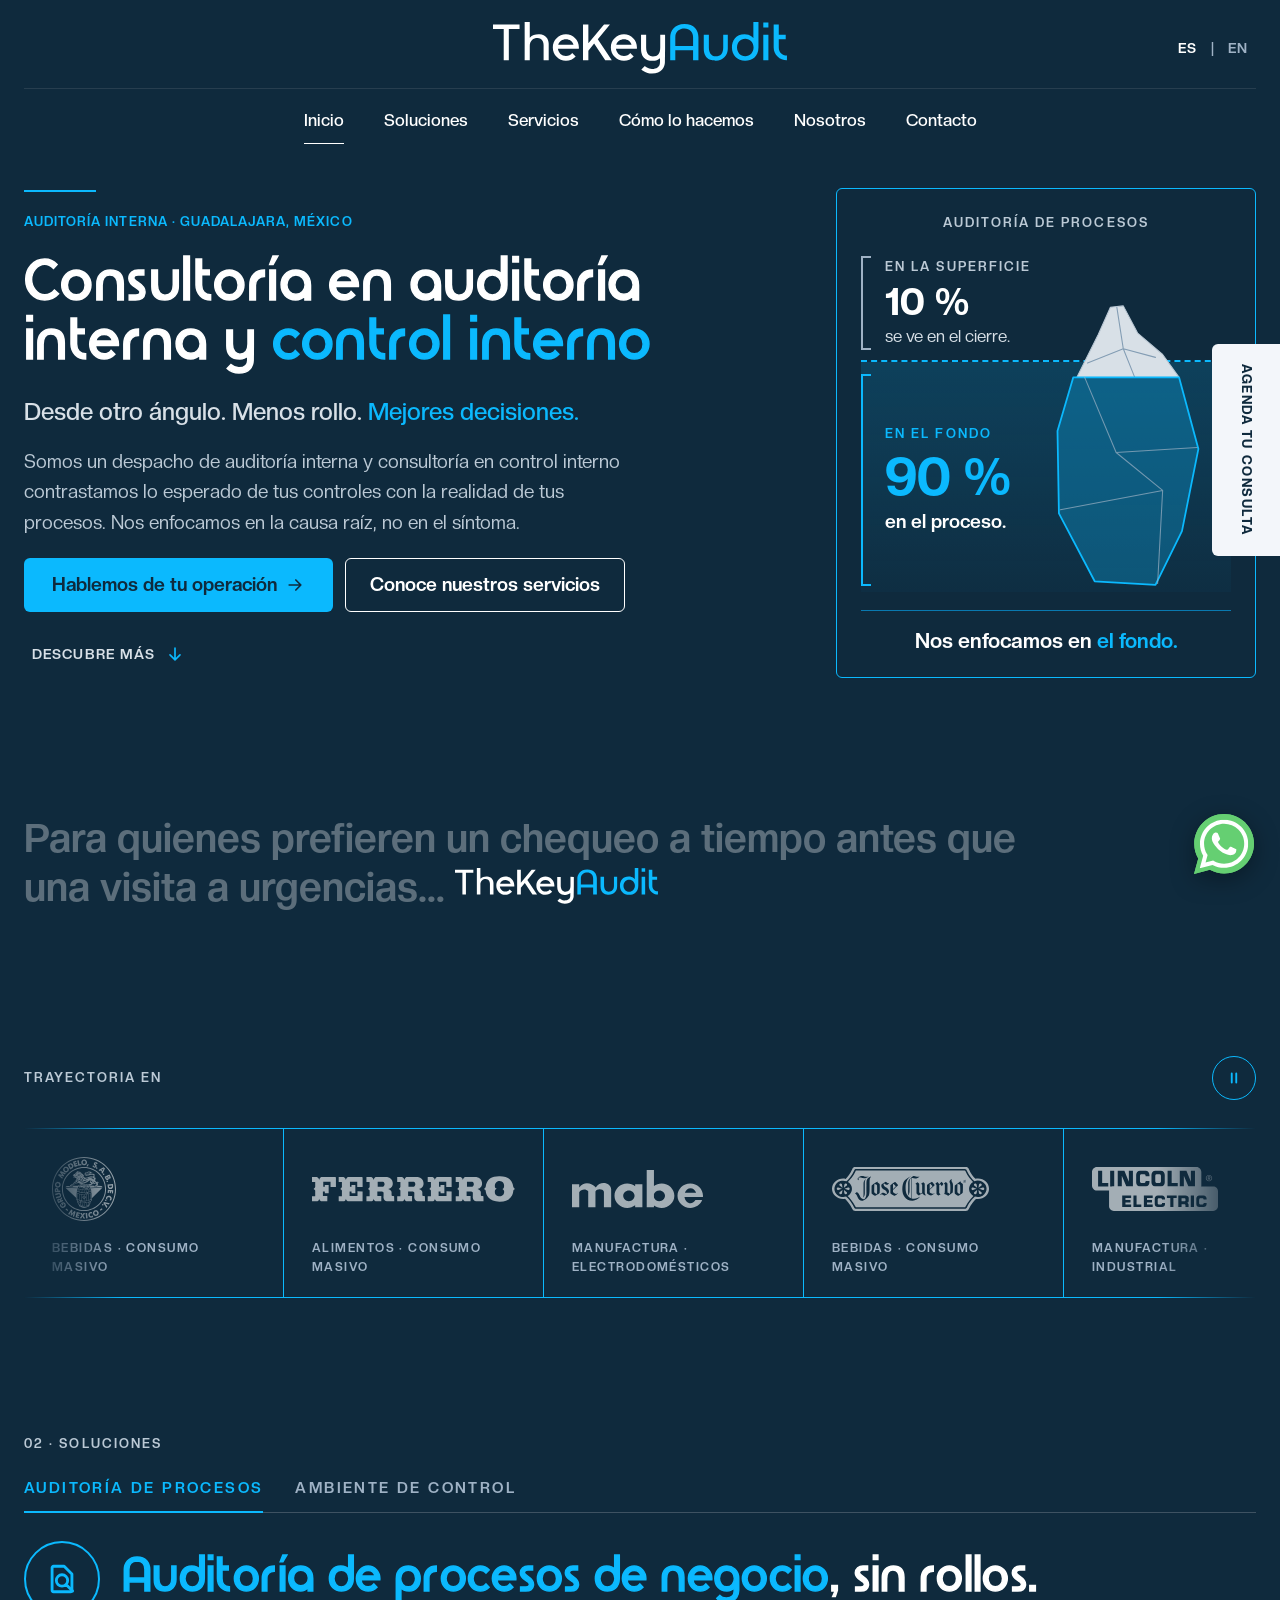
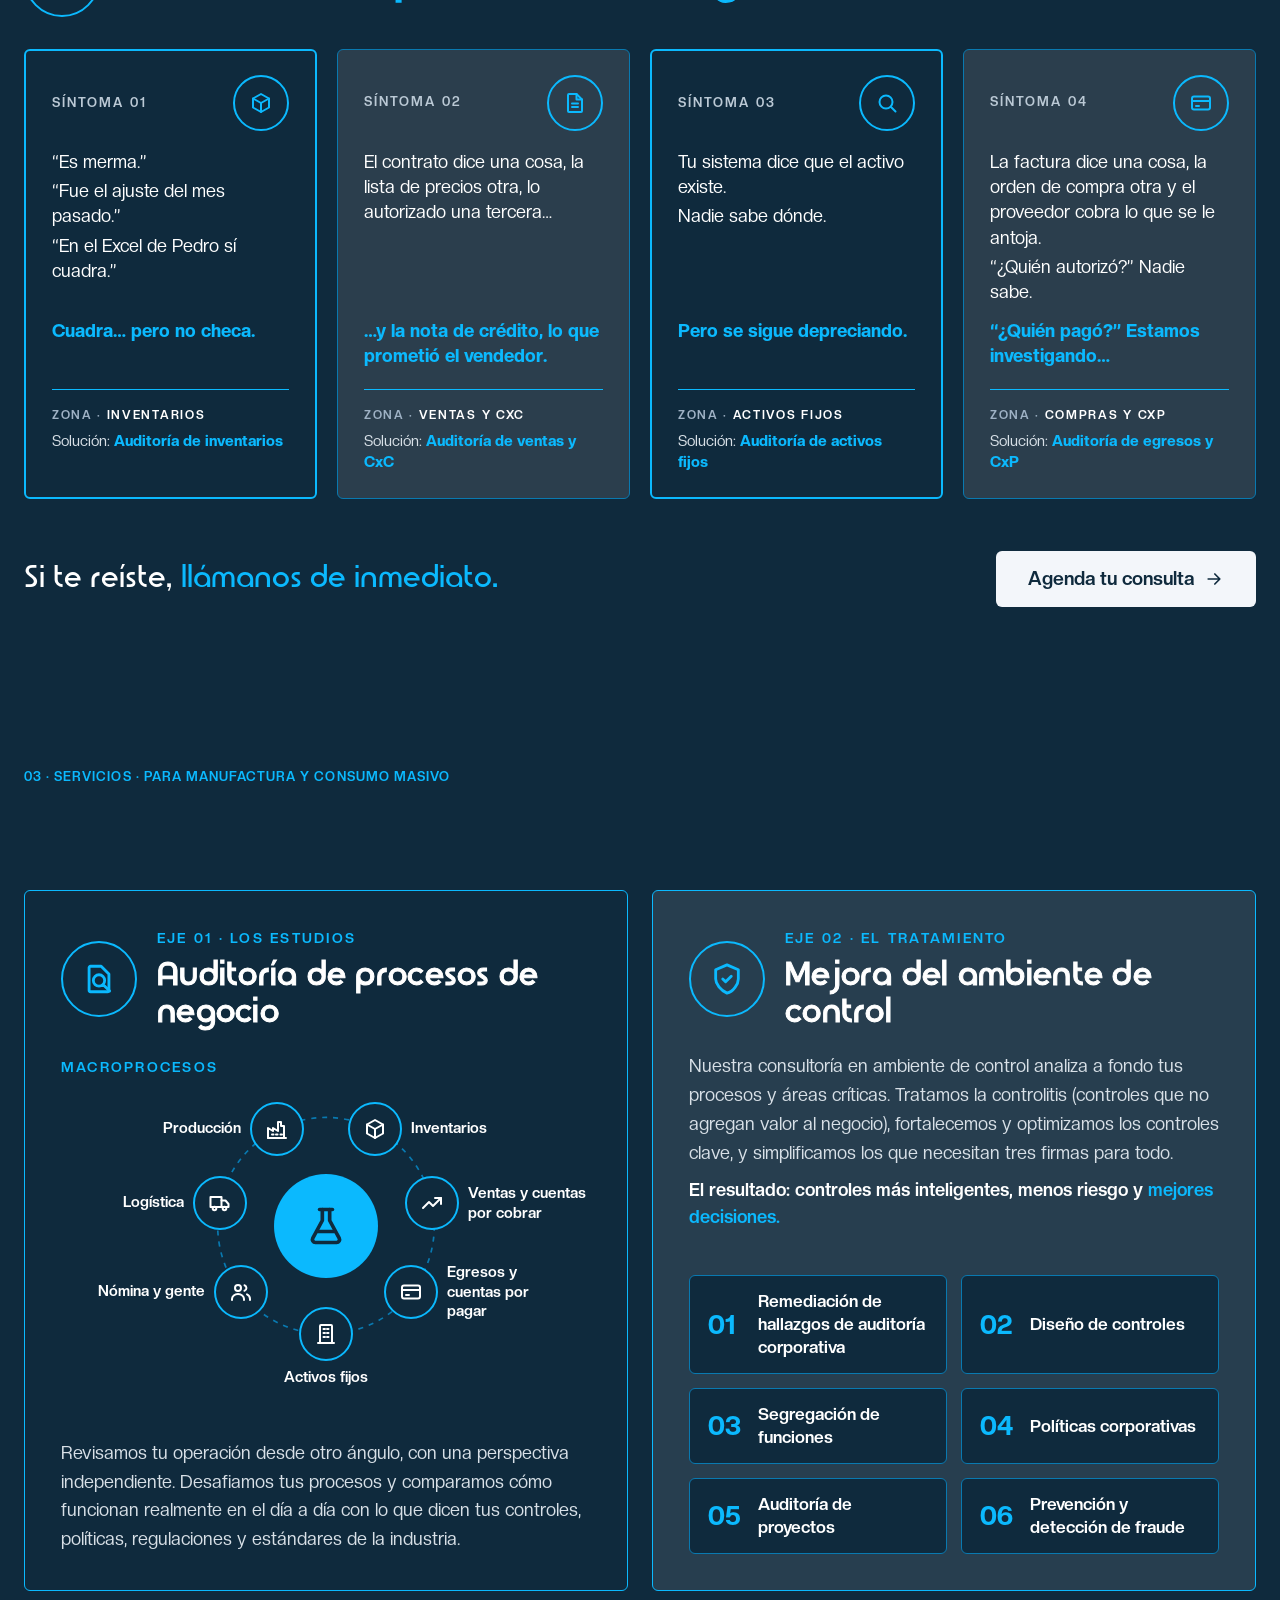
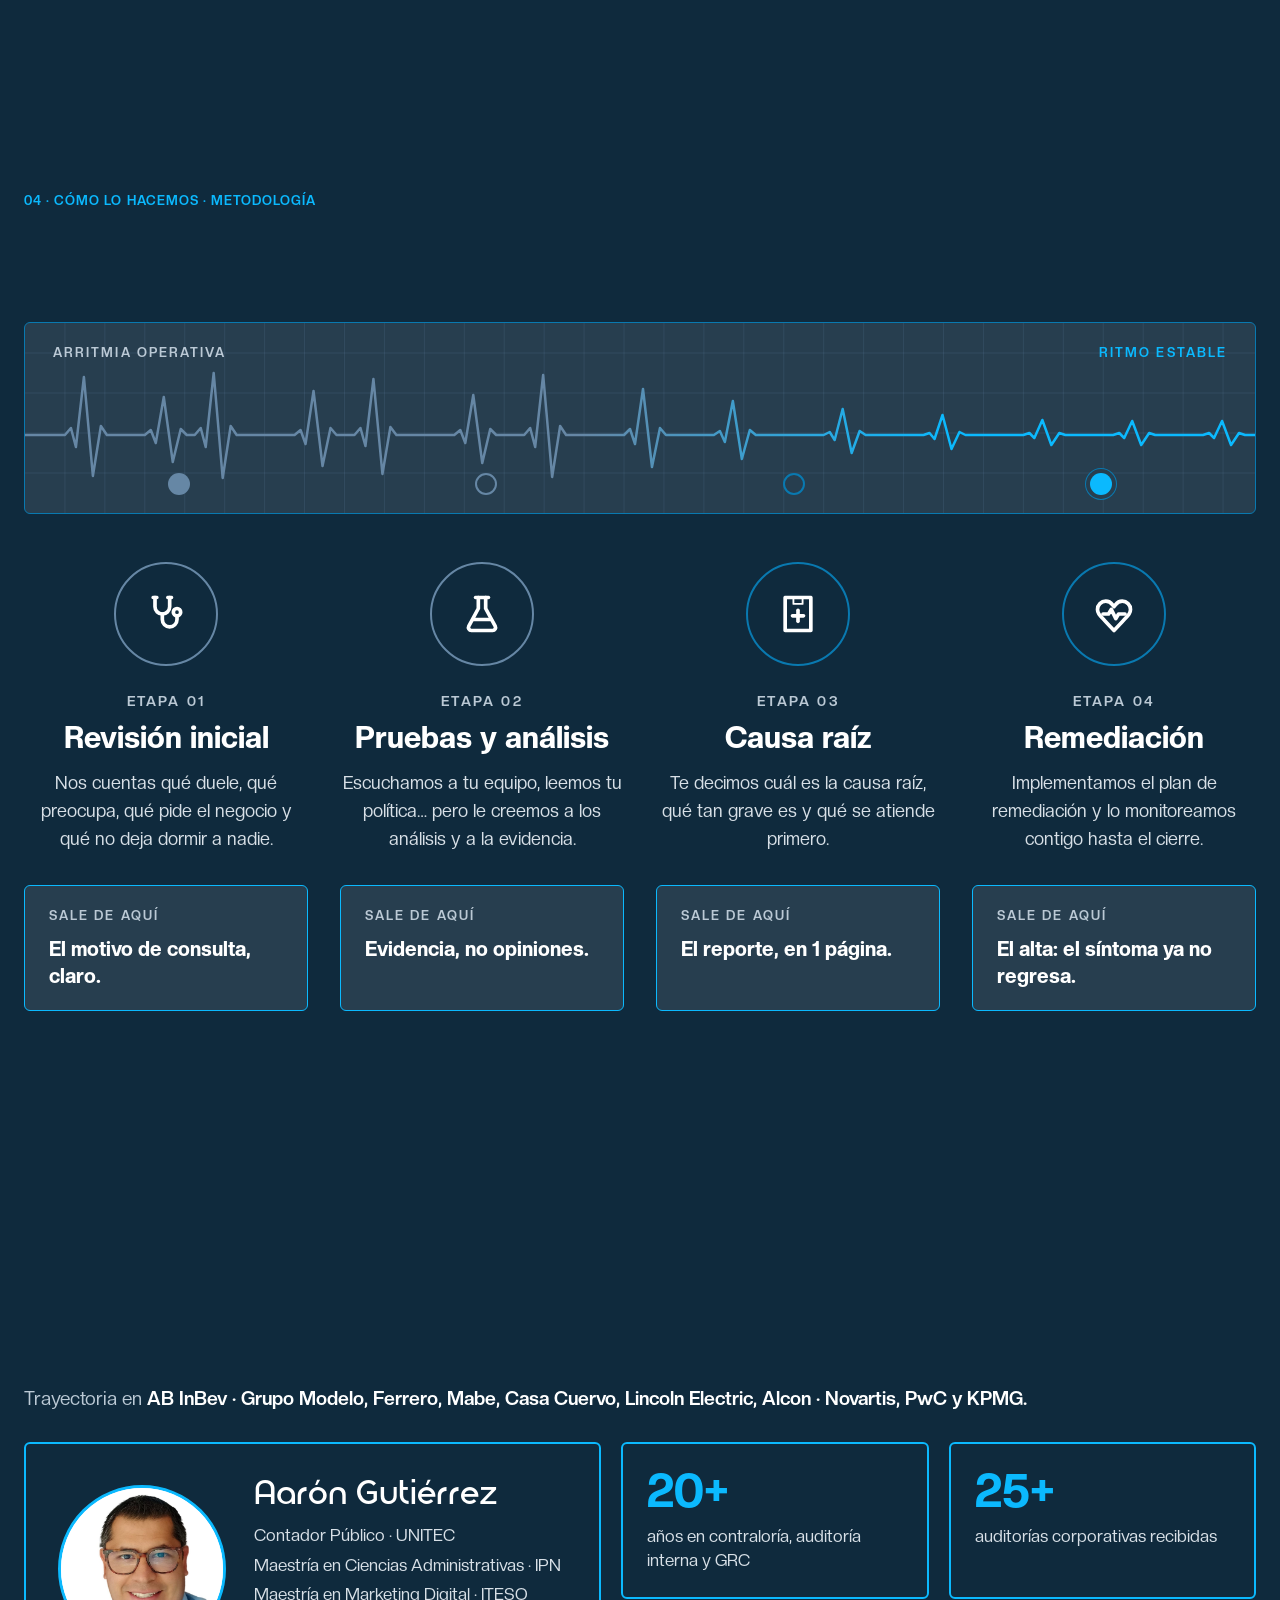
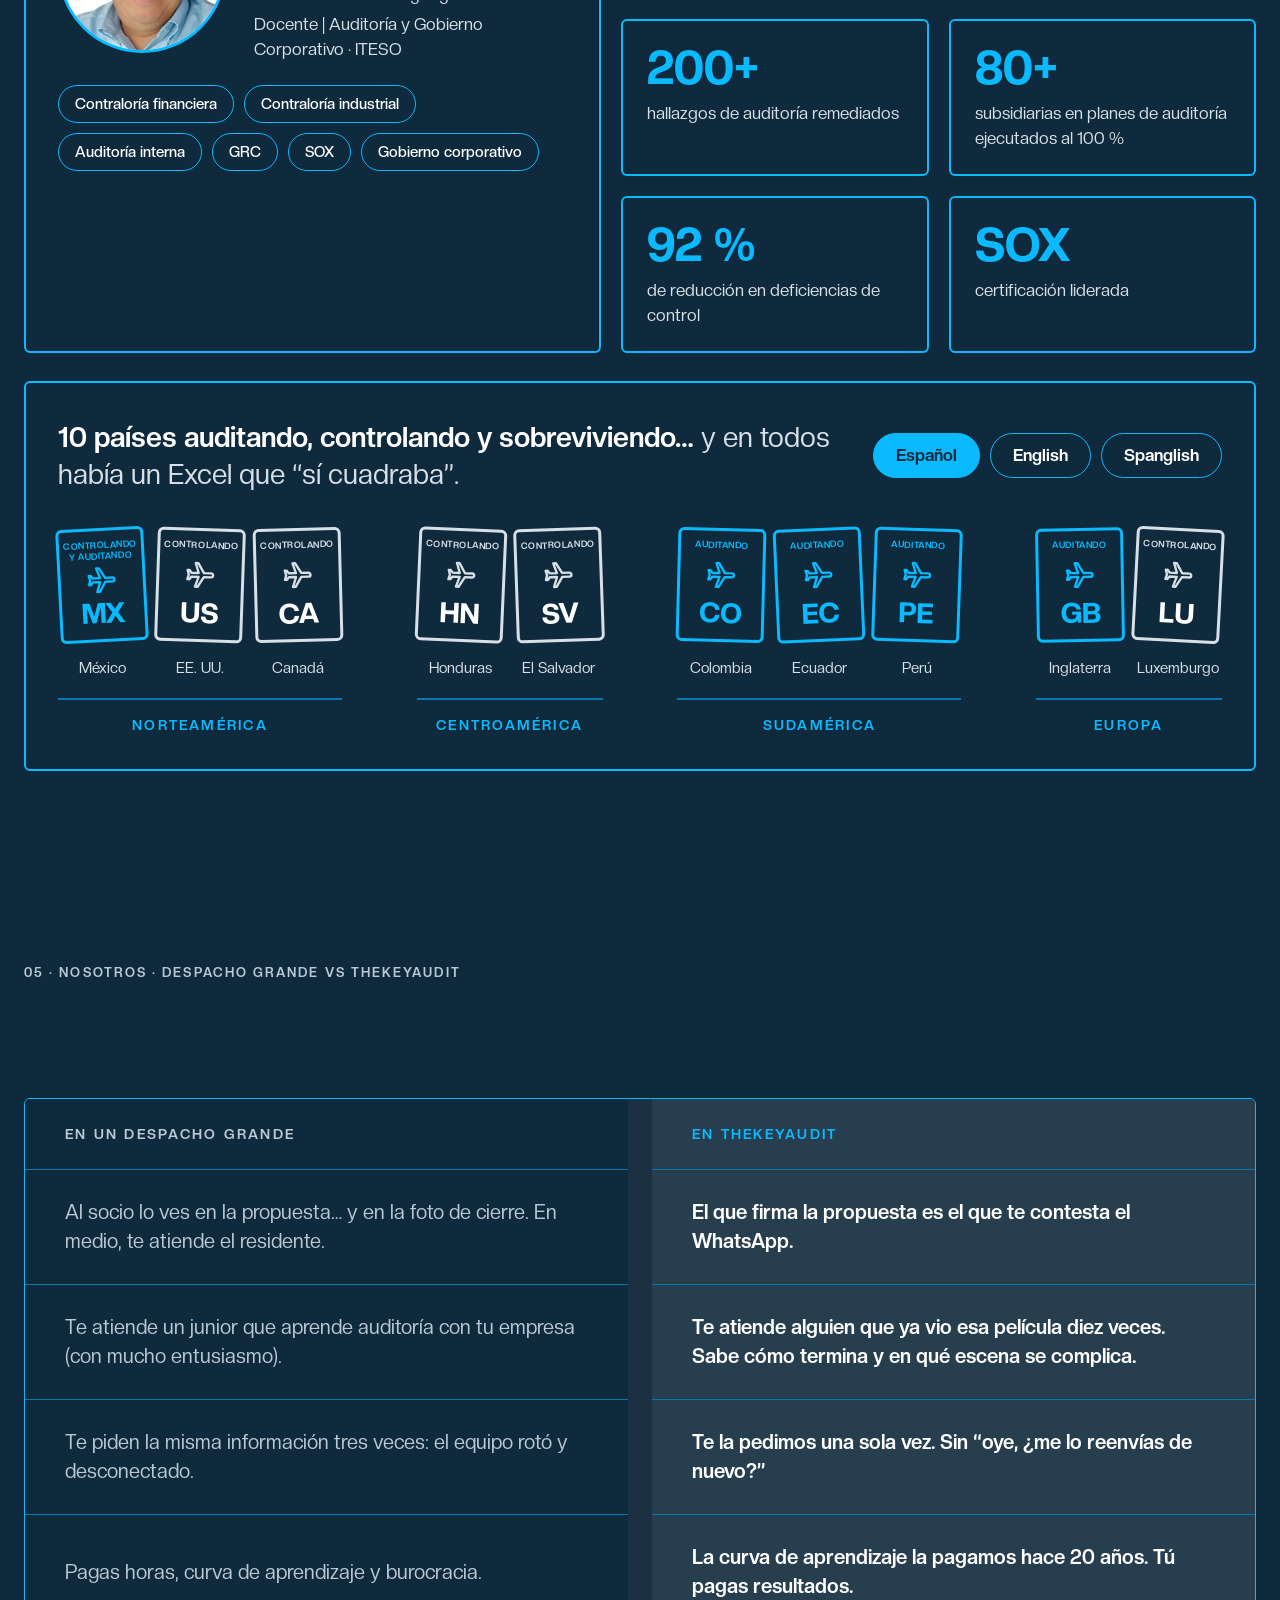
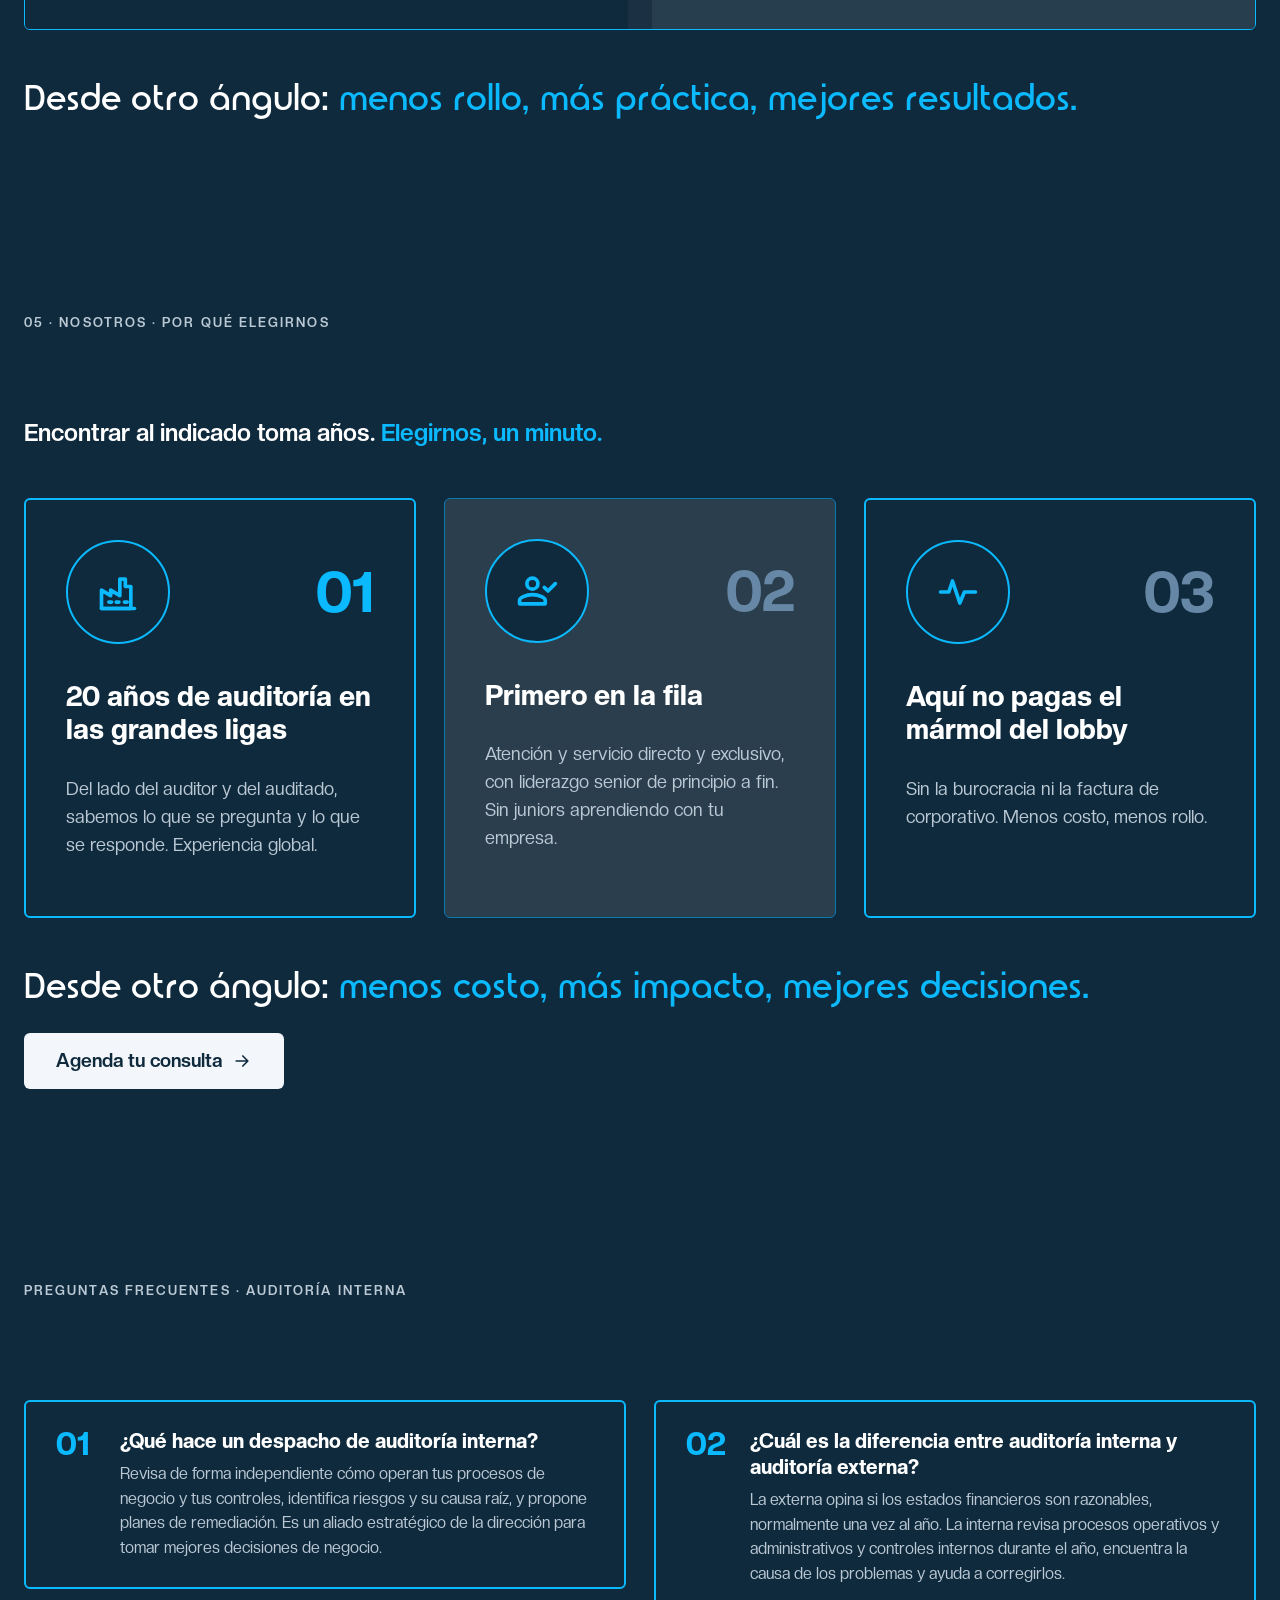
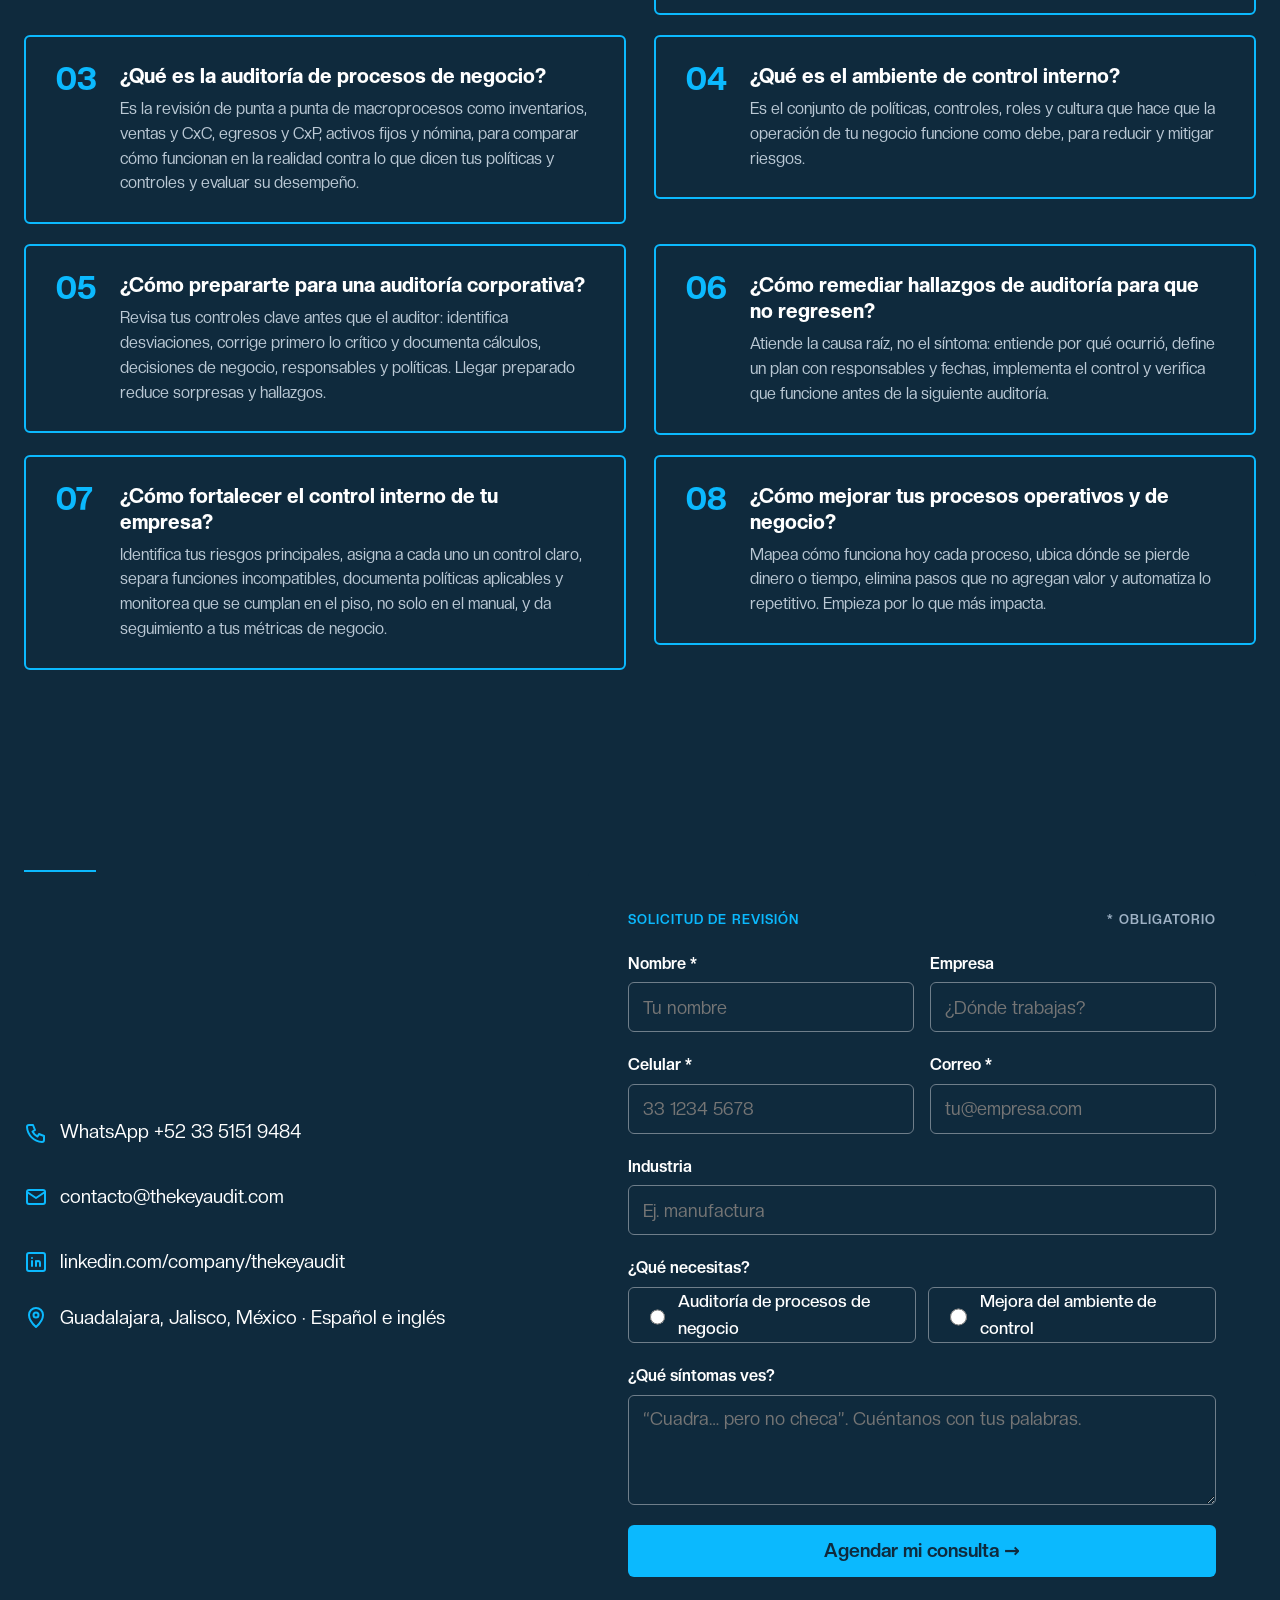
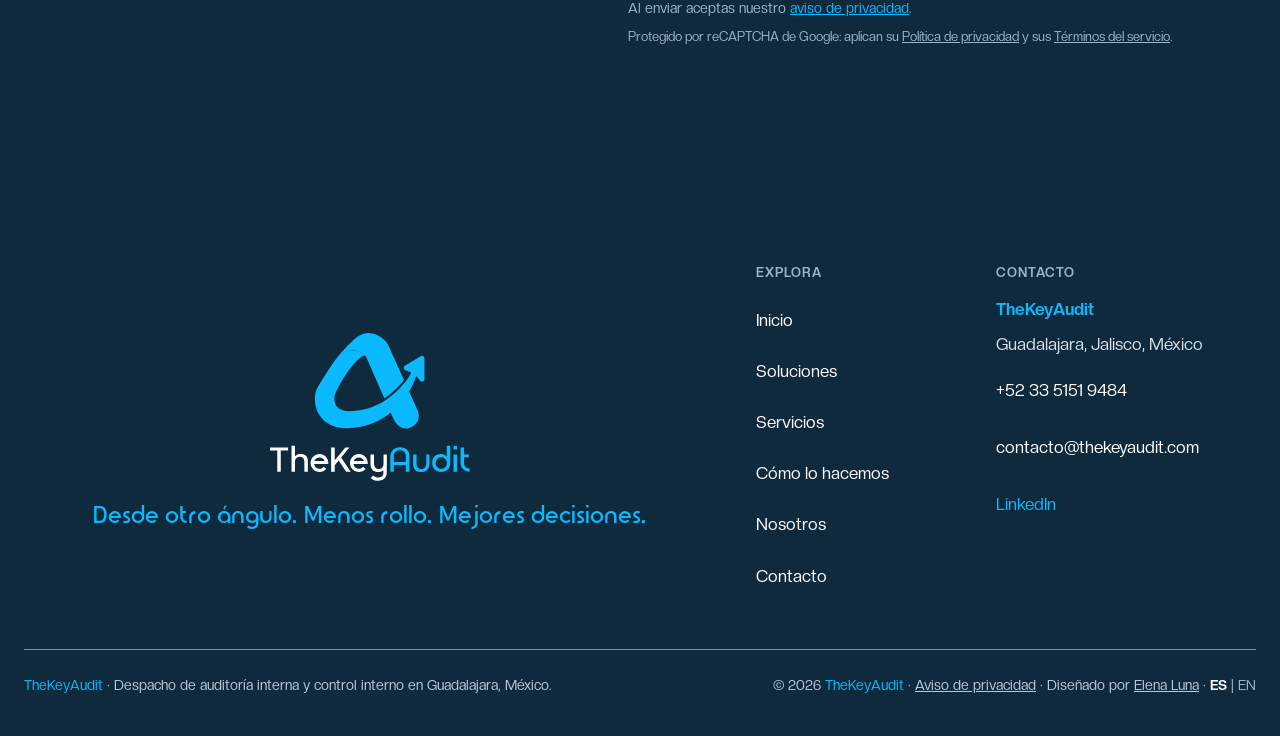
<file: index.html>
<!doctype html>
<html lang="es-MX">
<head>
<meta charset="utf-8">
<meta name="viewport" content="width=device-width, initial-scale=1">
<title>Despacho de auditoría interna en Guadalajara | TheKeyAudit</title>
<meta name="description" content="Despacho de auditoría interna y control interno en Guadalajara. Auditoría de procesos, ambiente de control y remediación de hallazgos con más de 20 años de experiencia multinacional.">
<link rel="canonical" href="https://thekeyaudit.com/">
<link rel="alternate" hreflang="es-MX" href="https://thekeyaudit.com/">
<link rel="alternate" hreflang="en" href="https://thekeyaudit.com/en/">
<link rel="alternate" hreflang="x-default" href="https://thekeyaudit.com/">
<meta name="robots" content="index, follow, max-image-preview:large, max-snippet:-1">
<meta name="author" content="TheKeyAudit">
<meta name="geo.region" content="MX-JAL">
<meta name="geo.placename" content="Guadalajara">
<meta property="og:type" content="website">
<meta property="og:site_name" content="TheKeyAudit">
<meta property="og:locale" content="es_MX">
<meta property="og:locale:alternate" content="en_US">
<meta property="og:title" content="Despacho de auditoría interna en Guadalajara | TheKeyAudit">
<meta property="og:description" content="Despacho de auditoría interna y control interno en Guadalajara. Auditoría de procesos, ambiente de control y remediación de hallazgos con más de 20 años de experiencia multinacional.">
<meta property="og:url" content="https://thekeyaudit.com/">
<meta property="og:image" content="https://thekeyaudit.com/assets/img/og/og-es.png">
<meta property="og:image:width" content="1200">
<meta property="og:image:height" content="630">
<meta property="og:image:alt" content="TheKeyAudit · Consultoría en auditoría interna y control interno en Guadalajara">
<meta name="twitter:card" content="summary_large_image">
<meta name="twitter:title" content="Despacho de auditoría interna en Guadalajara | TheKeyAudit">
<meta name="twitter:description" content="Despacho de auditoría interna y control interno en Guadalajara. Auditoría de procesos, ambiente de control y remediación de hallazgos con más de 20 años de experiencia multinacional.">
<meta name="twitter:image" content="https://thekeyaudit.com/assets/img/og/og-es.png">
<meta name="theme-color" content="#0F2A3D">
<link rel="icon" type="image/png" sizes="32x32" href="assets/img/favicon/favicon-32.png">
<link rel="icon" type="image/png" sizes="192x192" href="assets/img/favicon/favicon-192.png">
<link rel="apple-touch-icon" sizes="180x180" href="assets/img/favicon/favicon-180.png">
<link rel="preload" href="assets/fonts/Astonpoliz.otf" as="font" type="font/otf" crossorigin>
<link rel="preload" href="assets/fonts/CreatoDisplay-Regular.otf" as="font" type="font/otf" crossorigin>
<link rel="stylesheet" href="assets/css/site.css?v=42b02f600e">
<style>html,body{margin:0;background:#0F2A3D}</style>
<link rel="preconnect" href="https://www.googletagmanager.com">
<script src="assets/js/analytics.js?v=6ce02bad77" async></script>
<script type="application/ld+json">
{
 "@context": "https://schema.org",
 "@graph": [
  {
   "@type": "ProfessionalService",
   "@id": "https://thekeyaudit.com/#empresa",
   "name": "TheKeyAudit",
   "url": "https://thekeyaudit.com/",
   "logo": "https://thekeyaudit.com/assets/img/favicon/favicon-512.png",
   "image": "https://thekeyaudit.com/assets/img/og/og-es.png",
   "description": "Despacho de auditoría interna y control interno en Guadalajara. Auditoría de procesos, ambiente de control y remediación de hallazgos con más de 20 años de experiencia multinacional.",
   "telephone": "+52 33 5151 9484",
   "email": "contacto@thekeyaudit.com",
   "address": {
    "@type": "PostalAddress",
    "addressLocality": "Guadalajara",
    "addressRegion": "Jalisco",
    "addressCountry": "MX"
   },
   "areaServed": [
    {
     "@type": "Country",
     "name": "México"
    }
   ],
   "availableLanguage": [
    "es",
    "en"
   ],
   "founder": {
    "@type": "Person",
    "name": "Aarón Gutiérrez",
    "image": "https://thekeyaudit.com/assets/img/aaron-gutierrez-auditoria-interna-guadalajara.jpg"
   },
   "sameAs": [
    "https://www.linkedin.com/company/thekeyaudit/"
   ],
   "knowsAbout": [
    "Auditoría interna",
    "Control interno",
    "Auditoría de procesos de negocio",
    "Ambiente de control",
    "Remediación de hallazgos de auditoría"
   ]
  },
  {
   "@type": "WebSite",
   "@id": "https://thekeyaudit.com/#sitio",
   "url": "https://thekeyaudit.com/",
   "name": "TheKeyAudit",
   "inLanguage": [
    "es-MX",
    "en"
   ],
   "publisher": {
    "@id": "https://thekeyaudit.com/#empresa"
   }
  },
  {
   "@type": "WebPage",
   "@id": "https://thekeyaudit.com/#pagina",
   "url": "https://thekeyaudit.com/",
   "name": "Despacho de auditoría interna en Guadalajara | TheKeyAudit",
   "description": "Despacho de auditoría interna y control interno en Guadalajara. Auditoría de procesos, ambiente de control y remediación de hallazgos con más de 20 años de experiencia multinacional.",
   "inLanguage": "es-MX",
   "isPartOf": {
    "@id": "https://thekeyaudit.com/#sitio"
   },
   "about": {
    "@id": "https://thekeyaudit.com/#empresa"
   }
  },
  {
   "@type": "FAQPage",
   "@id": "https://thekeyaudit.com/#preguntas",
   "inLanguage": "es-MX",
   "mainEntity": [
    {
     "@type": "Question",
     "name": "¿Qué hace un despacho de auditoría interna?",
     "acceptedAnswer": {
      "@type": "Answer",
      "text": "Revisa de forma independiente cómo operan tus procesos de negocio y tus controles, identifica riesgos y su causa raíz, y propone planes de remediación. Es un aliado estratégico de la dirección para tomar mejores decisiones de negocio."
     }
    },
    {
     "@type": "Question",
     "name": "¿Cuál es la diferencia entre auditoría interna y auditoría externa?",
     "acceptedAnswer": {
      "@type": "Answer",
      "text": "La externa opina si los estados financieros son razonables, normalmente una vez al año. La interna revisa procesos operativos y administrativos y controles internos durante el año, encuentra la causa de los problemas y ayuda a corregirlos."
     }
    },
    {
     "@type": "Question",
     "name": "¿Qué es la auditoría de procesos de negocio?",
     "acceptedAnswer": {
      "@type": "Answer",
      "text": "Es la revisión de punta a punta de macroprocesos como inventarios, ventas y CxC, egresos y CxP, activos fijos y nómina, para comparar cómo funcionan en la realidad contra lo que dicen tus políticas y controles y evaluar su desempeño."
     }
    },
    {
     "@type": "Question",
     "name": "¿Qué es el ambiente de control interno?",
     "acceptedAnswer": {
      "@type": "Answer",
      "text": "Es el conjunto de políticas, controles, roles y cultura que hace que la operación de tu negocio funcione como debe, para reducir y mitigar riesgos."
     }
    },
    {
     "@type": "Question",
     "name": "¿Cómo prepararte para una auditoría corporativa?",
     "acceptedAnswer": {
      "@type": "Answer",
      "text": "Revisa tus controles clave antes que el auditor: identifica desviaciones, corrige primero lo crítico y documenta cálculos, decisiones de negocio, responsables y políticas. Llegar preparado reduce sorpresas y hallazgos."
     }
    },
    {
     "@type": "Question",
     "name": "¿Cómo remediar hallazgos de auditoría para que no regresen?",
     "acceptedAnswer": {
      "@type": "Answer",
      "text": "Atiende la causa raíz, no el síntoma: entiende por qué ocurrió, define un plan con responsables y fechas, implementa el control y verifica que funcione antes de la siguiente auditoría."
     }
    },
    {
     "@type": "Question",
     "name": "¿Cómo fortalecer el control interno de tu empresa?",
     "acceptedAnswer": {
      "@type": "Answer",
      "text": "Identifica tus riesgos principales, asigna a cada uno un control claro, separa funciones incompatibles, documenta políticas aplicables y monitorea que se cumplan en el piso, no solo en el manual, y da seguimiento a tus métricas de negocio."
     }
    },
    {
     "@type": "Question",
     "name": "¿Cómo mejorar tus procesos operativos y de negocio?",
     "acceptedAnswer": {
      "@type": "Answer",
      "text": "Mapea cómo funciona hoy cada proceso, ubica dónde se pierde dinero o tiempo, elimina pasos que no agregan valor y automatiza lo repetitivo. Empieza por lo que más impacta."
     }
    }
   ]
  }
 ]
}
</script>
</head>
<body>
<div id="dc-root">

<div class="tka" style="position: relative; font-family: 'Creato Display', system-ui, -apple-system, 'Segoe UI', sans-serif; color: var(--tx); background: var(--bg); font-size: 19px; line-height: 1.6; color-scheme: light;">

<a href="#contenido" class="skip" data-k="k1">Saltar al contenido</a>

<a href="https://wa.me/523351519484?text=Hola%2C%20me%20interesa%20agendar%20una%20consulta%20con%20TheKeyAudit." target="_blank" rel="noopener" class="wa-fab" aria-label="Escríbenos por WhatsApp al +52 33 5151 9484" title="Escríbenos por WhatsApp" data-k="k2"><img src="assets/img/whatsapp.svg" alt="" width="60" height="60" style="display: block; width: 60px; height: 60px;" loading="lazy" decoding="async"></a>
<a href="#contacto" class="side-tab" style="position: fixed; right: 0; top: 50%; transform: translateY(-50%); z-index: 20; writing-mode: vertical-rl; display: flex; align-items: center; justify-content: center; min-width: 44px; padding: 20px 12px; background: #F3F6FA; color: #0F2A3D; border-radius: 6px 0 0 6px; text-decoration: none; font-size: 13px; font-weight: 800; letter-spacing: 0.12em;" data-k="k3">AGENDA TU CONSULTA</a>





<header class="ld-drop vt-header site-hdr" style="--at: 80ms; position: relative; z-index: 40;" data-k="k5">
<div style="max-width: 1280px; margin: 0 auto; padding: 22px 24px 4px; display: flex; flex-direction: column; gap: 14px;">
<div class="hdr-top">
<span aria-hidden="true"></span>
<a href="#inicio" class="hdr-logo" aria-label="TheKeyAudit, inicio" style="display: flex; align-items: center; min-height: 44px;"><img class="lg-lt" src="assets/img/thekeyaudit-logo-corto-claro.svg" alt="TheKeyAudit" width="294" height="52" style="height: 52px; width: auto;"><img class="lg-dk" src="assets/img/thekeyaudit-logo-corto-oscuro.svg" alt="TheKeyAudit" width="294" height="52" style="height: 52px; width: auto;"></a>
<div style="justify-self: end; display: flex; align-items: center; gap: 12px;">
<p class="lang-desk" style="margin: 0; font-size: 14px; font-weight: 700; letter-spacing: 0.08em;"><a href="#inicio" hreflang="es" lang="es" aria-current="true" style="display: inline-block; padding: 12px 8px; color: #FFFFFF; text-decoration: none;">ES</a> <span style="color: #9FB2C5;">|</span> <a href="en/" hreflang="en" lang="en" aria-label="English" style="display: inline-block; padding: 12px 8px; color: #9FB2C5; text-decoration: none;">EN</a></p>
<button type="button" class="burger icon-btn" aria-expanded="false" aria-controls="menu-movil" aria-label="Abrir menú" style="width: 44px; height: 44px; align-items: center; justify-content: center; padding: 0; border-radius: 6px; border: 1px solid #3E5262; background: transparent; cursor: pointer;" data-dc-ev="click:0">
<span aria-hidden="true" style="position: relative; display: block; width: 20px; height: 14px;">
<span class="burger-line" style="position: absolute; left: 0; width: 20px; height: 2px; border-radius: 1px; background: #FFFFFF; top: 0; transform: none;"></span>
<span class="burger-line" style="position: absolute; left: 0; width: 20px; height: 2px; border-radius: 1px; background: #FFFFFF; top: 6px; opacity: 1;"></span>
<span class="burger-line" style="position: absolute; left: 0; width: 20px; height: 2px; border-radius: 1px; background: #FFFFFF; top: 12px; transform: none;"></span>
</span>
</button>
</div>
</div>
<nav class="nav-desk" aria-label="Principal" style="display: flex; flex-wrap: wrap; align-items: center; justify-content: center; gap: 4px 40px; font-size: 17px; font-weight: 500; padding-top: 8px; border-top: 1px solid #273E4F;">
<a href="#inicio" class="ul" aria-current="true" style="color: #FFFFFF; text-decoration: none; padding: 10px 0;">Inicio</a>
<a href="#soluciones" class="ul" style="color: #FFFFFF; text-decoration: none; padding: 10px 0;">Soluciones</a>
<a href="#servicios" class="ul" style="color: #FFFFFF; text-decoration: none; padding: 10px 0;">Servicios</a>
<a href="#como-lo-hacemos" class="ul" style="color: #FFFFFF; text-decoration: none; padding: 10px 0;">Cómo lo hacemos</a>
<a href="#nosotros" class="ul" style="color: #FFFFFF; text-decoration: none; padding: 10px 0;">Nosotros</a>
<a href="#contacto" class="ul" style="color: #FFFFFF; text-decoration: none; padding: 10px 0;">Contacto</a>
</nav>
</div>
</header>
<main id="contenido" tabindex="-1" data-k="k6">

<section id="inicio" style="position: relative; overflow: hidden; color: #FFFFFF; background: #0F2A3D;" data-dc-ev="pointermove:1 pointerleave:2">
<div style="position: relative; z-index: 1; max-width: 1280px; margin: 0 auto; padding: 40px 24px 56px; display: flex; flex-wrap: wrap; align-items: center; justify-content: space-between; gap: 32px 56px;">
<div style="flex: 1 1 560px; min-width: 0; display: flex; flex-direction: column; gap: 20px;">
<div class="ld-rule" style="--at: 200ms; width: 72px; height: 2px; background: #0BB9FE;"></div>
<p class="ld" style="--at: 280ms; margin: 0; font-size: 13px; font-weight: 700; letter-spacing: 0.08em; color: #0BB9FE;">AUDITORÍA INTERNA · GUADALAJARA, MÉXICO</p>
<h1 class="ld-unveil mask-pad" style="--at: 360ms; margin: 0; max-width: 980px; font-family: 'Astonpoliz', 'Creato Display', system-ui, sans-serif; font-weight: 400; font-size: clamp(34px, 4.4vw, 60px); line-height: 1.04;">Consultoría en auditoría interna y <span class="hl-d">control interno</span></h1>
<p class="ld" style="--at: 560ms; margin: 0; font-size: 24px; line-height: 1.3; font-weight: 500; color: #D8E0E7;">Desde otro ángulo. Menos rollo. <span class="hl-d">Mejores decisiones.</span></p>
<p class="ld" style="--at: 610ms; margin: 0; max-width: 620px; font-size: 19px; line-height: 1.6; color: #BBC9D5;">Somos un despacho de auditoría interna y consultoría en control interno contrastamos lo esperado de tus controles con la realidad de tus procesos. Nos enfocamos en la causa raíz, no en el síntoma.</p>
<div class="ld" style="--at: 660ms; display: flex; flex-wrap: wrap; gap: 12px;">
<a href="#contacto" class="btn" style="display: inline-flex; align-items: center; gap: 8px; min-height: 52px; padding: 0 28px; border-radius: 6px; background: #0BB9FE; color: #0F2A3D; text-decoration: none; font-weight: 700;">Hablemos de tu operación <svg class="arr" aria-hidden="true" width="20" height="20" viewbox="0 0 24 24" fill="none" stroke="#0F2A3D" stroke-width="2" stroke-linecap="round" stroke-linejoin="round"><path d="M5 12h14M13 6l6 6-6 6"></path></svg></a>
<a href="#servicios" class="btn btn-ghost" style="display: inline-flex; align-items: center; min-height: 52px; padding: 0 24px; border-radius: 6px; border: 1.5px solid #FFFFFF; color: #FFFFFF; text-decoration: none; font-weight: 700;">Conoce nuestros servicios</a>
</div>
<a href="#manifiesto" class="btn ld" style="--at: 760ms; align-self: flex-start; display: inline-flex; align-items: center; gap: 10px; min-height: 44px; padding: 0 8px; border-radius: 6px; color: #D8E0E7; text-decoration: none; font-size: 14px; font-weight: 700; letter-spacing: 0.08em;">DESCUBRE MÁS <svg class="arr-down arr" aria-hidden="true" width="20" height="20" viewbox="0 0 24 24" fill="none" stroke="#0BB9FE" stroke-width="2" stroke-linecap="round" stroke-linejoin="round"><path d="M12 5v14M6 13l6 6 6-6"></path></svg></a>
</div>
<aside class="ld" aria-labelledby="iceberg-titulo" style="--at: 720ms; flex: 0 1 420px; min-width: 0; border: 1px solid #0BB9FE; border-radius: 6px; padding: 24px 24px 22px; display: flex; flex-direction: column; gap: 18px; box-sizing: border-box;">
<p id="iceberg-titulo" style="margin: 0; text-align: center; font-size: 13px; font-weight: 700; letter-spacing: 0.16em; color: #BBC9D5;">AUDITORÍA DE PROCESOS</p>
<div style="position: relative; height: 340px;">
<div aria-hidden="true" style="position: absolute; left: 0; right: 0; top: 108px; bottom: 0; border-top: 2px dashed #0BB9FE; background: linear-gradient(180deg, rgba(11,185,254,0.16), rgba(11,185,254,0.03));"></div>
<svg aria-hidden="true" viewbox="0 0 300 440" preserveaspectratio="xMaxYMax meet" style="position: absolute; right: 0; top: 0; width: 58%; height: 100%;" fill="none">
<path d="M85 140L115 80L132 42L150 40L170 78L205 108L228 140Z" fill="#D8E0E7" stroke="#BBC9D5" stroke-width="1.5" stroke-linejoin="round"></path>
<path d="M100 120L150 100L166 140M150 100L141 42M150 100L195 112" stroke="#839DB4" stroke-width="1.5" stroke-linecap="round" stroke-linejoin="round"></path>
<path d="M80 140L58 215L60 330L110 425L195 430L232 355L255 240L228 140Z" fill="#0BB9FE" fill-opacity="0.28" stroke="#0BB9FE" stroke-width="2.5" stroke-linejoin="round"></path>
<path d="M96 140L140 245L253 238M140 245L205 298L198 428M62 325L205 298" stroke="#9FB2C5" stroke-opacity="0.7" stroke-width="1.5" stroke-linecap="round" stroke-linejoin="round"></path>
</svg>
<div style="position: absolute; left: 0; top: 4px; height: 94px; padding-left: 24px; display: flex; flex-direction: column; justify-content: center; gap: 4px;"><span aria-hidden="true" style="position: absolute; left: 0; top: 0; bottom: 0; width: 10px; border: 2px solid #9FB2C5; border-right: 0; box-sizing: border-box;"></span><p style="margin: 0; font-size: 13px; font-weight: 700; letter-spacing: 0.16em; color: #BBC9D5;">EN LA SUPERFICIE</p><p style="margin: 0; font-size: 38px; line-height: 1.05; font-weight: 800; color: #FFFFFF;">10 %</p><p style="margin: 0; font-size: 17px; line-height: 1.4; color: #D8E0E7;">se ve en el cierre.</p></div>
<div style="position: absolute; left: 0; top: 122px; bottom: 6px; width: 46%; padding-left: 24px; display: flex; flex-direction: column; justify-content: center; gap: 6px;"><span aria-hidden="true" style="position: absolute; left: 0; top: 0; bottom: 0; width: 10px; border: 2px solid #0BB9FE; border-right: 0; box-sizing: border-box;"></span><p style="margin: 0; font-size: 13px; font-weight: 700; letter-spacing: 0.16em; color: #0BB9FE;">EN EL FONDO</p><p style="margin: 0; font-size: 52px; line-height: 1; font-weight: 800; color: #0BB9FE;">90 %</p><p style="margin: 0; font-size: 19px; line-height: 1.4; font-weight: 700; color: #FFFFFF;">en el proceso.</p></div>
</div>
<p style="margin: 0; padding-top: 16px; border-top: 1px solid #0979B0; text-align: center; font-size: 21px; line-height: 1.35; font-weight: 700; color: #FFFFFF;">Nos enfocamos en <span class="hl-d">el fondo.</span></p>
</aside>
</div>
</section>


<section id="manifiesto" style="position: relative; overflow: hidden; background: var(--band); color: #FFFFFF;">
<div style="position: relative; max-width: 1280px; margin: 0 auto; padding: 80px 24px;">
<p class="read" style="margin: 0; max-width: 1040px; font-size: clamp(26px, 3.2vw, 40px); line-height: 1.22; font-weight: 700;">Para quienes prefieren un chequeo a tiempo antes que una visita a urgencias… <img src="assets/img/thekeyaudit-logo-corto-oscuro.svg" alt="TheKeyAudit" width="200" height="35" style="display: inline-block; height: 0.9em; width: auto; vertical-align: -0.08em;"></p>
</div>
</section>


<section aria-labelledby="trayectoria-titulo" class="clientes" style="background: #0F2A3D; color: #FFFFFF;">
<div style="max-width: 1280px; margin: 0 auto; padding: 64px 24px 72px; display: flex; flex-direction: column; gap: 28px;">
<div style="display: flex; align-items: center; justify-content: space-between; gap: 16px;"><p id="trayectoria-titulo" class="rv" style="margin: 0; font-size: 13px; font-weight: 700; letter-spacing: 0.16em; color: #BBC9D5;">TRAYECTORIA EN</p><button type="button" class="icon-btn" aria-pressed="false" aria-label="Pausar carrusel de clientes" title="Pausar carrusel de clientes" style="flex: none; width: 44px; height: 44px; display: inline-flex; align-items: center; justify-content: center; padding: 0; border: 1.5px solid #0BB9FE; border-radius: 50%; background: transparent; color: #0BB9FE; cursor: pointer;" data-dc-ev="click:3"><svg aria-hidden="true" width="18" height="18" viewbox="0 0 24 24" fill="none" stroke="currentColor" stroke-width="2.5" stroke-linecap="round" data-k="k7"><path d="M9 6v12M15 6v12"></path></svg></button></div>
<div class="rv marquee" style="--at: 100ms; position: relative; overflow: hidden; border-top: 1px solid #0BB9FE; border-bottom: 1px solid #0BB9FE;">
<ul class="logos marquee-track" style="margin: 0; padding: 0; list-style: none; display: flex; width: max-content;">
<li class="logo-cell"><div class="logo-item"><img class="lg-lt" src="assets/img/clientes/grupomodelo-claro.svg" alt="AB InBev · Grupo Modelo" style="height: 64px; width: auto;" loading="lazy" decoding="async"><img class="lg-dk" src="assets/img/clientes/grupomodelo-oscuro.svg" alt="AB InBev · Grupo Modelo" style="height: 64px; width: auto;" loading="lazy" decoding="async"></div><p style="margin: 0; font-size: 12px; font-weight: 700; letter-spacing: 0.12em; color: #9FB2C5;">BEBIDAS · CONSUMO MASIVO</p></li>
<li class="logo-cell"><div class="logo-item"><img class="lg-lt" src="assets/img/clientes/ferrero-claro.svg" alt="Ferrero" style="height: 26px; width: auto;" loading="lazy" decoding="async"><img class="lg-dk" src="assets/img/clientes/ferrero-oscuro.svg" alt="Ferrero" style="height: 26px; width: auto;" loading="lazy" decoding="async"></div><p style="margin: 0; font-size: 12px; font-weight: 700; letter-spacing: 0.12em; color: #9FB2C5;">ALIMENTOS · CONSUMO MASIVO</p></li>
<li class="logo-cell"><div class="logo-item"><img class="lg-lt" src="assets/img/clientes/mabe-claro.svg" alt="Mabe" style="height: 38px; width: auto;" loading="lazy" decoding="async"><img class="lg-dk" src="assets/img/clientes/mabe-oscuro.svg" alt="Mabe" style="height: 38px; width: auto;" loading="lazy" decoding="async"></div><p style="margin: 0; font-size: 12px; font-weight: 700; letter-spacing: 0.12em; color: #9FB2C5;">MANUFACTURA · ELECTRODOMÉSTICOS</p></li>
<li class="logo-cell"><div class="logo-item"><img class="lg-lt" src="assets/img/clientes/josecuervo-claro.svg" alt="Casa Cuervo" style="height: 44px; width: auto;" loading="lazy" decoding="async"><img class="lg-dk" src="assets/img/clientes/josecuervo-oscuro.svg" alt="Casa Cuervo" style="height: 44px; width: auto;" loading="lazy" decoding="async"></div><p style="margin: 0; font-size: 12px; font-weight: 700; letter-spacing: 0.12em; color: #9FB2C5;">BEBIDAS · CONSUMO MASIVO</p></li>
<li class="logo-cell"><div class="logo-item"><img class="lg-lt" src="assets/img/clientes/lincoln-claro.svg" alt="Lincoln Electric" style="height: 44px; width: auto;" loading="lazy" decoding="async"><img class="lg-dk" src="assets/img/clientes/lincoln-oscuro.svg" alt="Lincoln Electric" style="height: 44px; width: auto;" loading="lazy" decoding="async"></div><p style="margin: 0; font-size: 12px; font-weight: 700; letter-spacing: 0.12em; color: #9FB2C5;">MANUFACTURA · INDUSTRIAL</p></li>
<li class="logo-cell"><div class="logo-item"><img class="lg-lt" src="assets/img/clientes/novartis-claro.svg" alt="Alcon · Novartis" style="height: 30px; width: auto;" loading="lazy" decoding="async"><img class="lg-dk" src="assets/img/clientes/novartis-oscuro.svg" alt="Alcon · Novartis" style="height: 30px; width: auto;" loading="lazy" decoding="async"></div><p style="margin: 0; font-size: 12px; font-weight: 700; letter-spacing: 0.12em; color: #9FB2C5;">FARMACÉUTICA</p></li>
<li class="logo-cell"><div class="logo-item"><img class="lg-lt" src="assets/img/clientes/pwc-claro.svg" alt="PwC" style="height: 44px; width: auto;" loading="lazy" decoding="async"><img class="lg-dk" src="assets/img/clientes/pwc-oscuro.svg" alt="PwC" style="height: 44px; width: auto;" loading="lazy" decoding="async"></div><p style="margin: 0; font-size: 12px; font-weight: 700; letter-spacing: 0.12em; color: #9FB2C5;">BIG FOUR · AUDITORÍA EXTERNA</p></li>
<li class="logo-cell"><div class="logo-item"><img class="lg-lt" src="assets/img/clientes/kpmg-claro.svg" alt="KPMG" style="height: 40px; width: auto;" loading="lazy" decoding="async"><img class="lg-dk" src="assets/img/clientes/kpmg-oscuro.svg" alt="KPMG" style="height: 40px; width: auto;" loading="lazy" decoding="async"></div><p style="margin: 0; font-size: 12px; font-weight: 700; letter-spacing: 0.12em; color: #9FB2C5;">BIG FOUR · AUDITORÍA EXTERNA</p></li>
<li class="logo-cell" aria-hidden="true"><div class="logo-item"><img class="lg-lt" src="assets/img/clientes/grupomodelo-claro.svg" alt="" style="height: 64px; width: auto;" loading="lazy" decoding="async"><img class="lg-dk" src="assets/img/clientes/grupomodelo-oscuro.svg" alt="" style="height: 64px; width: auto;" loading="lazy" decoding="async"></div><p style="margin: 0; font-size: 12px; font-weight: 700; letter-spacing: 0.12em; color: #9FB2C5;">BEBIDAS · CONSUMO MASIVO</p></li>
<li class="logo-cell" aria-hidden="true"><div class="logo-item"><img class="lg-lt" src="assets/img/clientes/ferrero-claro.svg" alt="" style="height: 26px; width: auto;" loading="lazy" decoding="async"><img class="lg-dk" src="assets/img/clientes/ferrero-oscuro.svg" alt="" style="height: 26px; width: auto;" loading="lazy" decoding="async"></div><p style="margin: 0; font-size: 12px; font-weight: 700; letter-spacing: 0.12em; color: #9FB2C5;">ALIMENTOS · CONSUMO MASIVO</p></li>
<li class="logo-cell" aria-hidden="true"><div class="logo-item"><img class="lg-lt" src="assets/img/clientes/mabe-claro.svg" alt="" style="height: 38px; width: auto;" loading="lazy" decoding="async"><img class="lg-dk" src="assets/img/clientes/mabe-oscuro.svg" alt="" style="height: 38px; width: auto;" loading="lazy" decoding="async"></div><p style="margin: 0; font-size: 12px; font-weight: 700; letter-spacing: 0.12em; color: #9FB2C5;">MANUFACTURA · ELECTRODOMÉSTICOS</p></li>
<li class="logo-cell" aria-hidden="true"><div class="logo-item"><img class="lg-lt" src="assets/img/clientes/josecuervo-claro.svg" alt="" style="height: 44px; width: auto;" loading="lazy" decoding="async"><img class="lg-dk" src="assets/img/clientes/josecuervo-oscuro.svg" alt="" style="height: 44px; width: auto;" loading="lazy" decoding="async"></div><p style="margin: 0; font-size: 12px; font-weight: 700; letter-spacing: 0.12em; color: #9FB2C5;">BEBIDAS · CONSUMO MASIVO</p></li>
<li class="logo-cell" aria-hidden="true"><div class="logo-item"><img class="lg-lt" src="assets/img/clientes/lincoln-claro.svg" alt="" style="height: 44px; width: auto;" loading="lazy" decoding="async"><img class="lg-dk" src="assets/img/clientes/lincoln-oscuro.svg" alt="" style="height: 44px; width: auto;" loading="lazy" decoding="async"></div><p style="margin: 0; font-size: 12px; font-weight: 700; letter-spacing: 0.12em; color: #9FB2C5;">MANUFACTURA · INDUSTRIAL</p></li>
<li class="logo-cell" aria-hidden="true"><div class="logo-item"><img class="lg-lt" src="assets/img/clientes/novartis-claro.svg" alt="" style="height: 30px; width: auto;" loading="lazy" decoding="async"><img class="lg-dk" src="assets/img/clientes/novartis-oscuro.svg" alt="" style="height: 30px; width: auto;" loading="lazy" decoding="async"></div><p style="margin: 0; font-size: 12px; font-weight: 700; letter-spacing: 0.12em; color: #9FB2C5;">FARMACÉUTICA</p></li>
<li class="logo-cell" aria-hidden="true"><div class="logo-item"><img class="lg-lt" src="assets/img/clientes/pwc-claro.svg" alt="" style="height: 44px; width: auto;" loading="lazy" decoding="async"><img class="lg-dk" src="assets/img/clientes/pwc-oscuro.svg" alt="" style="height: 44px; width: auto;" loading="lazy" decoding="async"></div><p style="margin: 0; font-size: 12px; font-weight: 700; letter-spacing: 0.12em; color: #9FB2C5;">BIG FOUR · AUDITORÍA EXTERNA</p></li>
<li class="logo-cell" aria-hidden="true"><div class="logo-item"><img class="lg-lt" src="assets/img/clientes/kpmg-claro.svg" alt="" style="height: 40px; width: auto;" loading="lazy" decoding="async"><img class="lg-dk" src="assets/img/clientes/kpmg-oscuro.svg" alt="" style="height: 40px; width: auto;" loading="lazy" decoding="async"></div><p style="margin: 0; font-size: 12px; font-weight: 700; letter-spacing: 0.12em; color: #9FB2C5;">BIG FOUR · AUDITORÍA EXTERNA</p></li>
</ul>
</div>
</div>
</section>


<section id="soluciones" style="background: var(--sec); color: #FFFFFF;">
<div style="max-width: 1280px; margin: 0 auto; padding: 64px 24px; display: flex; flex-direction: column; gap: 28px;">
<div style="display: flex; flex-direction: column; gap: 10px;" data-k="k9">
<p class="rv" style="margin: 0; font-size: 13px; font-weight: 700; letter-spacing: 0.16em; color: #BBC9D5;">02 · SOLUCIONES</p>
<div role="tablist" aria-label="Soluciones" style="display: flex; flex-wrap: wrap; align-items: center; gap: 4px 32px; border-bottom: 1px solid #3E5262;">
<button type="button" role="tab" id="tab-procesos" aria-controls="panel-procesos" aria-selected="true" tabindex="0" style="min-height: 48px; padding: 10px 0; margin-bottom: -1px; background: none; border: 0; border-bottom: 2px solid; font: inherit; font-size: 15px; font-weight: 700; letter-spacing: 0.16em; cursor: pointer; color: #0BB9FE; border-color: #0BB9FE;" data-dc-ev="click:4 keydown:5">AUDITORÍA DE PROCESOS</button>
<button type="button" role="tab" id="tab-ambiente" aria-controls="panel-ambiente" aria-selected="false" tabindex="-1" style="min-height: 48px; padding: 10px 0; margin-bottom: -1px; background: none; border: 0; border-bottom: 2px solid; font: inherit; font-size: 15px; font-weight: 700; letter-spacing: 0.16em; cursor: pointer; color: #9FB2C5; border-color: transparent;" data-dc-ev="click:6 keydown:7">AMBIENTE DE CONTROL</button>
</div>
</div>

<div id="panel-procesos" role="tabpanel" aria-labelledby="tab-procesos" style="display: flex; flex-direction: column; gap: 32px;" data-k="k10">
<div style="display: flex; flex-direction: column; gap: 12px;">
<div style="display: flex; align-items: center; gap: 22px;"><span aria-hidden="true" style="flex: none; width: 76px; height: 76px; display: inline-flex; align-items: center; justify-content: center; border: 2px solid #0BB9FE; border-radius: 50%; box-sizing: border-box; color: #0BB9FE;"><svg width="34" height="34" viewbox="0 0 24 24" fill="none"><g fill="none" stroke="currentColor" stroke-linecap="round" stroke-linejoin="round" stroke-width="2"><path d="M13.5 3l5.5 5.5v11.5c0 0.55 -0.45 1 -1 1h-12c-0.55 0 -1 -0.45 -1 -1v-16c0 -0.55 0.45 -1 1 -1Z"></path><path d="M14.83 15.83c-1.56 1.56 -4.1 1.56 -5.66 0c-1.56 -1.56 -1.56 -4.1 0 -5.66c1.56 -1.56 4.1 -1.56 5.66 0c1.56 1.56 1.56 4.1 0 5.66l4.67 4.67"></path></g></svg></span><h2 class="mask-pad" style="--at: 80ms; margin: 0; flex: 1 1 auto; min-width: 0; font-family: 'Astonpoliz', 'Creato Display', system-ui, sans-serif; font-weight: 400; font-size: clamp(30px, 3.8vw, 46px); line-height: 1.08; color: #FFFFFF;"><span class="hl-d">Auditoría de procesos de negocio</span>, sin rollos.</h2></div>
</div>
<div class="sol-grid rv-casc">
<article class="sol-card" style="--at: 0ms;">
<div style="display: flex; align-items: center; justify-content: space-between; gap: 16px; padding-bottom: 18px;"><p style="margin: 0; font-size: 13px; font-weight: 700; letter-spacing: 0.16em; color: #BBC9D5;">SÍNTOMA 01</p><span aria-hidden="true" style="flex: none; width: 52px; height: 52px; display: inline-flex; align-items: center; justify-content: center; border: 2px solid #0BB9FE; border-radius: 50%; color: #0BB9FE;"><svg width="24" height="24" viewbox="0 0 24 24" fill="none"><g fill="none" stroke="currentColor" stroke-width="2" stroke-linecap="round" stroke-linejoin="round"><path d="M12 3l8 4.5v9l-8 4.5l-8 -4.5v-9Z"></path><path d="M4 7.5l8 4.5l8 -4.5M12 12v9"></path></g></svg></span></div>
<div style="display: flex; flex-direction: column; gap: 4px; padding-bottom: 14px; font-size: 18px; line-height: 1.4; color: #FFFFFF;"><p style="margin: 0;">“Es merma.”</p><p style="margin: 0;">“Fue el ajuste del mes pasado.”</p><p style="margin: 0;">“En el Excel de Pedro sí cuadra.”</p></div>
<p style="margin: 0; padding-bottom: 20px; font-size: 18px; line-height: 1.4; font-weight: 800; color: #0BB9FE;">Cuadra… pero no checa.</p>
<div style="padding-top: 16px; border-top: 1px solid #0BB9FE; display: flex; flex-direction: column; gap: 6px;"><p style="margin: 0; font-size: 12px; font-weight: 700; letter-spacing: 0.14em; color: #9FB2C5;">ZONA · <span style="color: #FFFFFF;">INVENTARIOS</span></p><p style="margin: 0; font-size: 15px; line-height: 1.4; color: #D8E0E7;">Solución: <a href="#servicios" style="color: #0BB9FE; font-weight: 800; text-decoration: none;">Auditoría de inventarios</a></p></div>
</article>
<article class="sol-card" style="--at: 80ms;">
<div style="display: flex; align-items: center; justify-content: space-between; gap: 16px; padding-bottom: 18px;"><p style="margin: 0; font-size: 13px; font-weight: 700; letter-spacing: 0.16em; color: #BBC9D5;">SÍNTOMA 02</p><span aria-hidden="true" style="flex: none; width: 52px; height: 52px; display: inline-flex; align-items: center; justify-content: center; border: 2px solid #0BB9FE; border-radius: 50%; color: #0BB9FE;"><svg width="24" height="24" viewbox="0 0 24 24" fill="none"><g fill="none" stroke="currentColor" stroke-width="2" stroke-linecap="round" stroke-linejoin="round"><path d="M13.5 3l5.5 5.5v11.5a1 1 0 0 1 -1 1h-12a1 1 0 0 1 -1 -1v-16a1 1 0 0 1 1 -1Z"></path><path d="M13.5 3v5.5h5.5"></path><path d="M9 12.5h6M9 16h6"></path></g></svg></span></div>
<div style="display: flex; flex-direction: column; gap: 4px; padding-bottom: 14px; font-size: 18px; line-height: 1.4; color: #FFFFFF;"><p style="margin: 0;">El contrato dice una cosa, la lista de precios otra, lo autorizado una tercera…</p></div>
<p style="margin: 0; padding-bottom: 20px; font-size: 18px; line-height: 1.4; font-weight: 800; color: #0BB9FE;">…y la nota de crédito, lo que prometió el vendedor.</p>
<div style="padding-top: 16px; border-top: 1px solid #0BB9FE; display: flex; flex-direction: column; gap: 6px;"><p style="margin: 0; font-size: 12px; font-weight: 700; letter-spacing: 0.14em; color: #9FB2C5;">ZONA · <span style="color: #FFFFFF;">VENTAS Y CXC</span></p><p style="margin: 0; font-size: 15px; line-height: 1.4; color: #D8E0E7;">Solución: <a href="#servicios" style="color: #0BB9FE; font-weight: 800; text-decoration: none;">Auditoría de ventas y CxC</a></p></div>
</article>
<article class="sol-card" style="--at: 160ms;">
<div style="display: flex; align-items: center; justify-content: space-between; gap: 16px; padding-bottom: 18px;"><p style="margin: 0; font-size: 13px; font-weight: 700; letter-spacing: 0.16em; color: #BBC9D5;">SÍNTOMA 03</p><span aria-hidden="true" style="flex: none; width: 52px; height: 52px; display: inline-flex; align-items: center; justify-content: center; border: 2px solid #0BB9FE; border-radius: 50%; color: #0BB9FE;"><svg width="24" height="24" viewbox="0 0 24 24" fill="none"><g fill="none" stroke="currentColor" stroke-width="2" stroke-linecap="round" stroke-linejoin="round"><circle cx="11" cy="11" r="6.5"></circle><path d="M16 16l4.5 4.5"></path></g></svg></span></div>
<div style="display: flex; flex-direction: column; gap: 4px; padding-bottom: 14px; font-size: 18px; line-height: 1.4; color: #FFFFFF;"><p style="margin: 0;">Tu sistema dice que el activo existe.</p><p style="margin: 0;">Nadie sabe dónde.</p></div>
<p style="margin: 0; padding-bottom: 20px; font-size: 18px; line-height: 1.4; font-weight: 800; color: #0BB9FE;">Pero se sigue depreciando.</p>
<div style="padding-top: 16px; border-top: 1px solid #0BB9FE; display: flex; flex-direction: column; gap: 6px;"><p style="margin: 0; font-size: 12px; font-weight: 700; letter-spacing: 0.14em; color: #9FB2C5;">ZONA · <span style="color: #FFFFFF;">ACTIVOS FIJOS</span></p><p style="margin: 0; font-size: 15px; line-height: 1.4; color: #D8E0E7;">Solución: <a href="#servicios" style="color: #0BB9FE; font-weight: 800; text-decoration: none;">Auditoría de activos fijos</a></p></div>
</article>
<article class="sol-card" style="--at: 240ms;">
<div style="display: flex; align-items: center; justify-content: space-between; gap: 16px; padding-bottom: 18px;"><p style="margin: 0; font-size: 13px; font-weight: 700; letter-spacing: 0.16em; color: #BBC9D5;">SÍNTOMA 04</p><span aria-hidden="true" style="flex: none; width: 52px; height: 52px; display: inline-flex; align-items: center; justify-content: center; border: 2px solid #0BB9FE; border-radius: 50%; color: #0BB9FE;"><svg width="24" height="24" viewbox="0 0 24 24" fill="none"><g fill="none" stroke="currentColor" stroke-width="2" stroke-linecap="round" stroke-linejoin="round"><rect x="3" y="5.5" width="18" height="13" rx="2"></rect><path d="M3 10h18M7 15h3"></path></g></svg></span></div>
<div style="display: flex; flex-direction: column; gap: 4px; padding-bottom: 14px; font-size: 18px; line-height: 1.4; color: #FFFFFF;"><p style="margin: 0;">La factura dice una cosa, la orden de compra otra y el proveedor cobra lo que se le antoja.</p><p style="margin: 0;">“¿Quién autorizó?” Nadie sabe.</p></div>
<p style="margin: 0; padding-bottom: 20px; font-size: 18px; line-height: 1.4; font-weight: 800; color: #0BB9FE;">“¿Quién pagó?” Estamos investigando…</p>
<div style="padding-top: 16px; border-top: 1px solid #0BB9FE; display: flex; flex-direction: column; gap: 6px;"><p style="margin: 0; font-size: 12px; font-weight: 700; letter-spacing: 0.14em; color: #9FB2C5;">ZONA · <span style="color: #FFFFFF;">COMPRAS Y CXP</span></p><p style="margin: 0; font-size: 15px; line-height: 1.4; color: #D8E0E7;">Solución: <a href="#servicios" style="color: #0BB9FE; font-weight: 800; text-decoration: none;">Auditoría de egresos y CxP</a></p></div>
</article>
</div>
<div style="display: flex; flex-wrap: wrap; align-items: center; justify-content: space-between; gap: 24px;">
<p style="margin: 0; font-family: 'Astonpoliz', 'Creato Display', system-ui, sans-serif; font-weight: 400; font-size: clamp(24px, 2.4vw, 32px); line-height: 1.2; color: #FFFFFF;">Si te reíste, <span class="hl-d">llámanos de inmediato.</span></p>
<a href="#contacto" class="btn" style="--at: 160ms; display: inline-flex; align-items: center; gap: 10px; min-height: 56px; padding: 0 32px; border-radius: 6px; background: #F3F6FA; color: #0F2A3D; text-decoration: none; font-size: 19px; font-weight: 700;">Agenda tu consulta <svg class="arr" aria-hidden="true" width="20" height="20" viewbox="0 0 24 24" fill="none" stroke="currentColor" stroke-width="2" stroke-linecap="round" stroke-linejoin="round"><path d="M5 12h14M13 6l6 6-6 6"></path></svg></a>
</div>
</div>


</div>
</section>


<section id="servicios" style="background: var(--bg);">
<div style="max-width: 1280px; margin: 0 auto; padding: 96px 24px; display: flex; flex-direction: column; gap: 40px;">
<div style="display: flex; flex-wrap: wrap; align-items: flex-end; justify-content: space-between; gap: 24px;">
<div style="flex: 1 1 520px; display: flex; flex-direction: column; gap: 8px;">
<p class="rv" style="margin: 0; font-size: 13px; font-weight: 700; letter-spacing: 0.08em; color: var(--link);">03 · SERVICIOS · PARA MANUFACTURA Y CONSUMO MASIVO</p>
<h2 class="rv-mask mask-pad" style="--at: 80ms; margin: 0; font-family: 'Astonpoliz', 'Creato Display', system-ui, sans-serif; font-weight: 400; font-size: clamp(30px, 3.8vw, 46px); line-height: 1.08;"><span class="hl">Especialistas</span> en auditoría interna y control interno</h2>
</div>
</div>
<div style="display: flex; flex-wrap: wrap; gap: 24px;">
<div class="card rv srv-card srv-line" style="--at: 0ms;">
<div style="display: flex; align-items: center; gap: 20px;"><span aria-hidden="true" style="flex: none; width: 76px; height: 76px; display: inline-flex; align-items: center; justify-content: center; border: 2px solid #0BB9FE; border-radius: 50%; box-sizing: border-box; color: #0BB9FE;"><svg width="34" height="34" viewbox="0 0 24 24" fill="none"><g fill="none" stroke="currentColor" stroke-linecap="round" stroke-linejoin="round" stroke-width="2"><path d="M13.5 3l5.5 5.5v11.5c0 0.55 -0.45 1 -1 1h-12c-0.55 0 -1 -0.45 -1 -1v-16c0 -0.55 0.45 -1 1 -1Z"></path><path d="M14.83 15.83c-1.56 1.56 -4.1 1.56 -5.66 0c-1.56 -1.56 -1.56 -4.1 0 -5.66c1.56 -1.56 4.1 -1.56 5.66 0c1.56 1.56 1.56 4.1 0 5.66l4.67 4.67"></path></g></svg></span><div style="display: flex; flex-direction: column; gap: 8px; min-width: 0;"><p style="margin: 0; font-size: 14px; font-weight: 700; letter-spacing: 0.16em; color: #0BB9FE;">EJE 01 · LOS ESTUDIOS</p><h3 style="margin: 0; font-family: 'Astonpoliz', 'Creato Display', system-ui, sans-serif; font-weight: 400; font-size: clamp(26px, 2.6vw, 34px); line-height: 1.1; color: #FFFFFF;">Auditoría de procesos de negocio</h3></div></div>
<p style="margin: 4px 0 -8px; font-size: 14px; font-weight: 700; letter-spacing: 0.16em; color: #0BB9FE;">MACROPROCESOS</p>
<div class="rad" role="img" aria-label="Macroprocesos: Producción, Inventarios, Ventas y cuentas por cobrar, Egresos y cuentas por pagar, Activos fijos, Nómina y gente, Logística">
<svg aria-hidden="true" viewbox="0 0 520 390" style="position: absolute; inset: 0; width: 100%; height: 100%;" fill="none"><circle cx="260" cy="164" r="128" stroke="#0979B0" stroke-width="2" stroke-dasharray="6 7"></circle></svg>
<span class="rad-core" aria-hidden="true" style="top: 42.05%;"><svg width="44" height="44" viewbox="0 0 24 24" fill="none"><g fill="none" stroke="currentColor" stroke-width="2" stroke-linecap="round" stroke-linejoin="round"><path d="M8.5 3h7"></path><path d="M10 3v6l-5.2 9.6c-0.55 1.05 0.2 2.4 1.4 2.4h11.6c1.2 0 1.95 -1.35 1.4 -2.4l-5.2 -9.6v-6"></path><path d="M7.4 15h9.2"></path></g></svg></span>
<ul aria-hidden="true" style="margin: 0; padding: 0; list-style: none;"><li><span class="rad-node" style="left: 38.82%; top: 12.81%;"><svg width="24" height="24" viewbox="0 0 24 24" fill="none"><g fill="none" stroke="currentColor" stroke-width="2" stroke-linecap="round" stroke-linejoin="round"><path d="M3 21v-10l5 3v-3l5 3v-9h3v4h3v12Z"></path><path d="M3 21h18"></path><path d="M7 17.5h1.5M11 17.5h1.5M15.5 17.5h1.5"></path></g></svg></span><span class="rad-lab" style="right: calc(61.18% + 36px); top: 12.81%; transform: translateY(-50%); text-align: right;">Producción</span></li><li><span class="rad-node" style="left: 61.18%; top: 12.81%;"><svg width="24" height="24" viewbox="0 0 24 24" fill="none"><g fill="none" stroke="currentColor" stroke-width="2" stroke-linecap="round" stroke-linejoin="round"><path d="M12 3l8 4.5v9l-8 4.5l-8 -4.5v-9Z"></path><path d="M4 7.5l8 4.5l8 -4.5M12 12v9"></path></g></svg></span><span class="rad-lab" style="left: calc(61.18% + 36px); top: 12.81%; transform: translateY(-50%);">Inventarios</span></li><li><span class="rad-node" style="left: 74.08%; top: 35.23%;"><svg width="24" height="24" viewbox="0 0 24 24" fill="none"><g fill="none" stroke="currentColor" stroke-width="2" stroke-linecap="round" stroke-linejoin="round"><path d="M3 17l6 -6l4 4l8 -8"></path><path d="M15 7h6v6"></path></g></svg></span><span class="rad-lab" style="left: calc(74.08% + 36px); top: 35.23%; transform: translateY(-50%);">Ventas y cuentas por cobrar</span></li><li><span class="rad-node" style="left: 69.40%; top: 62.26%;"><svg width="24" height="24" viewbox="0 0 24 24" fill="none"><g fill="none" stroke="currentColor" stroke-width="2" stroke-linecap="round" stroke-linejoin="round"><rect x="3" y="5.5" width="18" height="13" rx="2"></rect><path d="M3 10h18M7 15h3"></path></g></svg></span><span class="rad-lab" style="left: calc(69.40% + 36px); top: 62.26%; transform: translateY(-50%);">Egresos y cuentas por pagar</span></li><li><span class="rad-node" style="left: 50.00%; top: 74.87%;"><svg width="24" height="24" viewbox="0 0 24 24" fill="none"><g fill="none" stroke="currentColor" stroke-width="2" stroke-linecap="round" stroke-linejoin="round"><rect x="6" y="3" width="12" height="18" rx="1"></rect><path d="M9.5 7h1.5M13 7h1.5M9.5 11h1.5M13 11h1.5M9.5 15h1.5M13 15h1.5"></path><path d="M4 21h16"></path></g></svg></span><span class="rad-lab" style="left: 50.00%; top: calc(74.87% + 34px); transform: translateX(-50%); text-align: center;">Activos fijos</span></li><li><span class="rad-node" style="left: 30.60%; top: 62.26%;"><svg width="24" height="24" viewbox="0 0 24 24" fill="none"><g fill="none" stroke="currentColor" stroke-width="2" stroke-linecap="round" stroke-linejoin="round"><circle cx="9" cy="8" r="3"></circle><path d="M3 20v-1c0 -2.8 2.7 -5 6 -5s6 2.2 6 5v1"></path><path d="M15.5 5.2a3 3 0 0 1 0 5.6M18 14.4c1.8 0.8 3 2.4 3 4.6v1"></path></g></svg></span><span class="rad-lab" style="right: calc(69.40% + 36px); top: 62.26%; transform: translateY(-50%); text-align: right;">Nómina y gente</span></li><li><span class="rad-node" style="left: 25.92%; top: 35.23%;"><svg width="24" height="24" viewbox="0 0 24 24" fill="none"><g fill="none" stroke="currentColor" stroke-width="2" stroke-linecap="round" stroke-linejoin="round"><path d="M2.5 6h11v10h-11Z"></path><path d="M13.5 9.5h4l3 3.5v3h-7"></path><circle cx="6.5" cy="17.5" r="1.8"></circle><circle cx="16.5" cy="17.5" r="1.8"></circle></g></svg></span><span class="rad-lab" style="right: calc(74.08% + 36px); top: 35.23%; transform: translateY(-50%); text-align: right;">Logística</span></li></ul>
</div>
<div class="radm" role="img" aria-label="Macroprocesos: Producción, Inventarios, Ventas y cuentas por cobrar, Egresos y cuentas por pagar, Activos fijos, Nómina y gente, Logística">
<svg aria-hidden="true" width="310" height="318" viewbox="0 0 310 318" style="position: absolute; inset: 0;" fill="none"><circle cx="155" cy="148" r="108" stroke="#0979B0" stroke-width="2" stroke-dasharray="5 6"></circle></svg>
<span class="radm-core" aria-hidden="true" style="left: 155px; top: 148px;"><svg width="34" height="34" viewbox="0 0 24 24" fill="none"><g fill="none" stroke="currentColor" stroke-width="2" stroke-linecap="round" stroke-linejoin="round"><path d="M8.5 3h7"></path><path d="M10 3v6l-5.2 9.6c-0.55 1.05 0.2 2.4 1.4 2.4h11.6c1.2 0 1.95 -1.35 1.4 -2.4l-5.2 -9.6v-6"></path><path d="M7.4 15h9.2"></path></g></svg></span>
<ul aria-hidden="true" style="margin: 0; padding: 0; list-style: none;"><li><span class="radm-node" style="left: 106.0px; top: 51.8px;"><svg width="20" height="20" viewbox="0 0 24 24" fill="none"><g fill="none" stroke="currentColor" stroke-width="2" stroke-linecap="round" stroke-linejoin="round"><path d="M3 21v-10l5 3v-3l5 3v-9h3v4h3v12Z"></path><path d="M3 21h18"></path><path d="M7 17.5h1.5M11 17.5h1.5M15.5 17.5h1.5"></path></g></svg></span><span class="radm-lab" style="left: 106.0px; top: 78.8px;">Producción</span></li><li><span class="radm-node" style="left: 204.0px; top: 51.8px;"><svg width="20" height="20" viewbox="0 0 24 24" fill="none"><g fill="none" stroke="currentColor" stroke-width="2" stroke-linecap="round" stroke-linejoin="round"><path d="M12 3l8 4.5v9l-8 4.5l-8 -4.5v-9Z"></path><path d="M4 7.5l8 4.5l8 -4.5M12 12v9"></path></g></svg></span><span class="radm-lab" style="left: 204.0px; top: 78.8px;">Inventarios</span></li><li><span class="radm-node" style="left: 260.6px; top: 125.5px;"><svg width="20" height="20" viewbox="0 0 24 24" fill="none"><g fill="none" stroke="currentColor" stroke-width="2" stroke-linecap="round" stroke-linejoin="round"><path d="M3 17l6 -6l4 4l8 -8"></path><path d="M15 7h6v6"></path></g></svg></span><span class="radm-lab" style="left: 260.6px; top: 152.5px;">Ventas y CxC</span></li><li><span class="radm-node" style="left: 240.1px; top: 214.5px;"><svg width="20" height="20" viewbox="0 0 24 24" fill="none"><g fill="none" stroke="currentColor" stroke-width="2" stroke-linecap="round" stroke-linejoin="round"><rect x="3" y="5.5" width="18" height="13" rx="2"></rect><path d="M3 10h18M7 15h3"></path></g></svg></span><span class="radm-lab" style="left: 240.1px; top: 241.5px;">Egresos y CxP</span></li><li><span class="radm-node" style="left: 155.0px; top: 256.0px;"><svg width="20" height="20" viewbox="0 0 24 24" fill="none"><g fill="none" stroke="currentColor" stroke-width="2" stroke-linecap="round" stroke-linejoin="round"><rect x="6" y="3" width="12" height="18" rx="1"></rect><path d="M9.5 7h1.5M13 7h1.5M9.5 11h1.5M13 11h1.5M9.5 15h1.5M13 15h1.5"></path><path d="M4 21h16"></path></g></svg></span><span class="radm-lab" style="left: 155.0px; top: 283.0px;">Activos fijos</span></li><li><span class="radm-node" style="left: 69.9px; top: 214.5px;"><svg width="20" height="20" viewbox="0 0 24 24" fill="none"><g fill="none" stroke="currentColor" stroke-width="2" stroke-linecap="round" stroke-linejoin="round"><circle cx="9" cy="8" r="3"></circle><path d="M3 20v-1c0 -2.8 2.7 -5 6 -5s6 2.2 6 5v1"></path><path d="M15.5 5.2a3 3 0 0 1 0 5.6M18 14.4c1.8 0.8 3 2.4 3 4.6v1"></path></g></svg></span><span class="radm-lab" style="left: 69.9px; top: 241.5px;">Nómina y gente</span></li><li><span class="radm-node" style="left: 49.4px; top: 125.5px;"><svg width="20" height="20" viewbox="0 0 24 24" fill="none"><g fill="none" stroke="currentColor" stroke-width="2" stroke-linecap="round" stroke-linejoin="round"><path d="M2.5 6h11v10h-11Z"></path><path d="M13.5 9.5h4l3 3.5v3h-7"></path><circle cx="6.5" cy="17.5" r="1.8"></circle><circle cx="16.5" cy="17.5" r="1.8"></circle></g></svg></span><span class="radm-lab" style="left: 49.4px; top: 152.5px;">Logística</span></li></ul>
</div>
<ul class="srv-tiles rad-alt"><li><span style="flex: none; min-width: 34px; font-size: 26px; line-height: 1; font-weight: 800; color: #0BB9FE;">01</span><span style="font-size: 17px; line-height: 1.35; font-weight: 700; color: #FFFFFF;">Inventarios</span></li><li><span style="flex: none; min-width: 34px; font-size: 26px; line-height: 1; font-weight: 800; color: #0BB9FE;">02</span><span style="font-size: 17px; line-height: 1.35; font-weight: 700; color: #FFFFFF;">Ventas y cuentas por cobrar</span></li><li><span style="flex: none; min-width: 34px; font-size: 26px; line-height: 1; font-weight: 800; color: #0BB9FE;">03</span><span style="font-size: 17px; line-height: 1.35; font-weight: 700; color: #FFFFFF;">Egresos y cuentas por pagar</span></li><li><span style="flex: none; min-width: 34px; font-size: 26px; line-height: 1; font-weight: 800; color: #0BB9FE;">04</span><span style="font-size: 17px; line-height: 1.35; font-weight: 700; color: #FFFFFF;">Activos fijos</span></li><li><span style="flex: none; min-width: 34px; font-size: 26px; line-height: 1; font-weight: 800; color: #0BB9FE;">05</span><span style="font-size: 17px; line-height: 1.35; font-weight: 700; color: #FFFFFF;">Nómina y gente</span></li><li><span style="flex: none; min-width: 34px; font-size: 26px; line-height: 1; font-weight: 800; color: #0BB9FE;">06</span><span style="font-size: 17px; line-height: 1.35; font-weight: 700; color: #FFFFFF;">Logística</span></li><li><span style="flex: none; min-width: 34px; font-size: 26px; line-height: 1; font-weight: 800; color: #0BB9FE;">07</span><span style="font-size: 17px; line-height: 1.35; font-weight: 700; color: #FFFFFF;">Producción</span></li></ul>
<p style="margin: 0; font-size: 18px; line-height: 1.6; color: #D8E0E7;">Revisamos tu operación desde otro ángulo, con una perspectiva independiente. Desafiamos tus procesos y comparamos cómo funcionan realmente en el día a día con lo que dicen tus controles, políticas, regulaciones y estándares de la industria.</p>
</div>
<div class="card rv srv-card" style="--at: 120ms;">
<div style="display: flex; align-items: center; gap: 20px;"><span aria-hidden="true" style="flex: none; width: 76px; height: 76px; display: inline-flex; align-items: center; justify-content: center; border: 2px solid #0BB9FE; border-radius: 50%; box-sizing: border-box; color: #0BB9FE;"><svg width="34" height="34" viewbox="0 0 24 24" fill="none"><path fill="none" stroke="currentColor" stroke-linecap="round" stroke-linejoin="round" stroke-width="2" d="M12 2l-8 3.5v6.5c0 3.5 3.5 8 8 10c4.5 -1 8 -6.5 8 -10v-6.5l-8 -3.5Z"></path><path fill="none" stroke="currentColor" stroke-linecap="round" stroke-linejoin="round" stroke-width="2" d="M9 12l2 2l4 -4"></path></svg></span><div style="display: flex; flex-direction: column; gap: 8px; min-width: 0;"><p style="margin: 0; font-size: 14px; font-weight: 700; letter-spacing: 0.16em; color: #0BB9FE;">EJE 02 · EL TRATAMIENTO</p><h3 style="margin: 0; font-family: 'Astonpoliz', 'Creato Display', system-ui, sans-serif; font-weight: 400; font-size: clamp(26px, 2.6vw, 34px); line-height: 1.1; color: #FFFFFF;">Mejora del ambiente de control</h3></div></div>
<div style="display: flex; flex-direction: column; gap: 8px;"><p style="margin: 0; font-size: 18px; line-height: 1.6; color: #D8E0E7;">Nuestra consultoría en ambiente de control analiza a fondo tus procesos y áreas críticas. Tratamos la controlitis (controles que no agregan valor al negocio), fortalecemos y optimizamos los controles clave, y simplificamos los que necesitan tres firmas para todo.</p><p style="margin: 0; font-size: 18px; font-weight: 700; line-height: 1.5; color: #FFFFFF;">El resultado: controles más inteligentes, menos riesgo y <span class="hl-d">mejores decisiones.</span></p></div>

<ul class="srv-tiles"><li><span style="flex: none; min-width: 34px; font-size: 26px; line-height: 1; font-weight: 800; color: #0BB9FE;">01</span><span style="font-size: 17px; line-height: 1.35; font-weight: 700; color: #FFFFFF;">Remediación de hallazgos de auditoría corporativa</span></li><li><span style="flex: none; min-width: 34px; font-size: 26px; line-height: 1; font-weight: 800; color: #0BB9FE;">02</span><span style="font-size: 17px; line-height: 1.35; font-weight: 700; color: #FFFFFF;">Diseño de controles</span></li><li><span style="flex: none; min-width: 34px; font-size: 26px; line-height: 1; font-weight: 800; color: #0BB9FE;">03</span><span style="font-size: 17px; line-height: 1.35; font-weight: 700; color: #FFFFFF;">Segregación de funciones</span></li><li><span style="flex: none; min-width: 34px; font-size: 26px; line-height: 1; font-weight: 800; color: #0BB9FE;">04</span><span style="font-size: 17px; line-height: 1.35; font-weight: 700; color: #FFFFFF;">Políticas corporativas</span></li><li><span style="flex: none; min-width: 34px; font-size: 26px; line-height: 1; font-weight: 800; color: #0BB9FE;">05</span><span style="font-size: 17px; line-height: 1.35; font-weight: 700; color: #FFFFFF;">Auditoría de proyectos</span></li><li><span style="flex: none; min-width: 34px; font-size: 26px; line-height: 1; font-weight: 800; color: #0BB9FE;">06</span><span style="font-size: 17px; line-height: 1.35; font-weight: 700; color: #FFFFFF;">Prevención y detección de fraude</span></li></ul>
</div>
</div>
</div>
</section>


<section id="como-lo-hacemos" style="position: relative; overflow: hidden; color: #FFFFFF; background: var(--sec);">
<div style="position: relative; max-width: 1280px; margin: 0 auto; padding: 104px 24px; display: flex; flex-direction: column; gap: 48px;">
<div style="display: flex; flex-wrap: wrap; align-items: flex-end; justify-content: space-between; gap: 24px;">
<div style="flex: 1 1 520px; display: flex; flex-direction: column; gap: 8px;">
<p class="rv" style="margin: 0; font-size: 13px; font-weight: 700; letter-spacing: 0.08em; color: #0BB9FE;">04 · CÓMO LO HACEMOS · METODOLOGÍA</p>
<h2 class="rv-mask mask-pad" style="--at: 80ms; margin: 0; font-family: 'Astonpoliz', 'Creato Display', system-ui, sans-serif; font-weight: 400; font-size: clamp(30px, 3.8vw, 46px); line-height: 1.08;">Metodología de <span class="hl-d">auditoría interna</span></h2>
</div>
</div>
<div class="rv" aria-hidden="true" style="position: relative; height: 190px; border: 1px solid #0979B0; border-radius: 6px; background: var(--sol-card); overflow: hidden;">
<svg class="rv-draw" viewbox="0 0 1232 190" preserveaspectratio="none" style="position: absolute; inset: 0; width: 100%; height: 100%;" fill="none"><defs><lineargradient id="pulso-g" x1="0" x2="1232" y1="0" y2="0" gradientunits="userSpaceOnUse"><stop offset="0" stop-color="#6687A5"></stop><stop offset="0.45" stop-color="#6687A5"></stop><stop offset="0.75" stop-color="#0BB9FE"></stop><stop offset="1" stop-color="#0BB9FE"></stop></lineargradient></defs><path d="M40 0V190M80 0V190M120 0V190M160 0V190M200 0V190M240 0V190M280 0V190M320 0V190M360 0V190M400 0V190M440 0V190M480 0V190M520 0V190M560 0V190M600 0V190M640 0V190M680 0V190M720 0V190M760 0V190M800 0V190M840 0V190M880 0V190M920 0V190M960 0V190M1000 0V190M1040 0V190M1080 0V190M1120 0V190M1160 0V190M1200 0V190M0 30H1232M0 70H1232M0 110H1232M0 150H1232" stroke="#6687A5" stroke-opacity="0.18" stroke-width="1" style="stroke-dasharray: none; stroke-dashoffset: 0;" vector-effect="non-scaling-stroke"></path><path pathlength="1400" d="M0 112 L40 112 L46 105 L51 124 L59 54 L68 153 L76 103 L82 112 L120 112 L126 107 L131 120 L139 74 L148 139 L156 106 L162 112 L170 112 L176 105 L181 124 L189 50 L198 155 L206 103 L212 112 L270 112 L276 107 L281 121 L289 68 L298 143 L306 105 L312 112 L330 112 L336 105 L341 123 L349 56 L358 151 L366 104 L372 112 L430 112 L436 107 L441 120 L449 72 L458 140 L466 106 L472 112 L500 112 L506 105 L511 124 L519 52 L528 154 L536 103 L542 112 L600 112 L606 106 L611 121 L619 66 L628 144 L636 105 L642 112 L690 112 L696 108 L701 119 L709 78 L718 136 L726 107 L732 112 L800 112 L806 109 L811 117 L819 86 L828 130 L836 108 L842 112 L900 112 L906 110 L911 116 L919 92 L928 126 L936 109 L942 112 L1000 112 L1006 110 L1011 115 L1019 97 L1028 122 L1036 110 L1042 112 L1090 112 L1096 110 L1101 115 L1109 98 L1118 122 L1126 110 L1132 112 L1180 112 L1186 110 L1191 115 L1199 98 L1208 122 L1216 110 L1222 112 L1232 112" stroke="url(#pulso-g)" stroke-width="2.5" stroke-linecap="round" stroke-linejoin="round" vector-effect="non-scaling-stroke"></path></svg>
<p style="position: absolute; left: 28px; top: 20px; margin: 0; font-size: 13px; font-weight: 700; letter-spacing: 0.16em; color: #BBC9D5;">ARRITMIA OPERATIVA</p>
<p style="position: absolute; right: 28px; top: 20px; margin: 0; font-size: 13px; font-weight: 700; letter-spacing: 0.16em; color: #0BB9FE;">RITMO ESTABLE</p>
<span style="position: absolute; left: 12.5%; top: 150px; width: 22px; height: 22px; margin-left: -11px; border-radius: 50%; box-sizing: border-box; background: #6687A5;"></span><span style="position: absolute; left: 37.5%; top: 150px; width: 22px; height: 22px; margin-left: -11px; border-radius: 50%; box-sizing: border-box; border: 2px solid #6687A5; background: var(--sol-card);"></span><span style="position: absolute; left: 62.5%; top: 150px; width: 22px; height: 22px; margin-left: -11px; border-radius: 50%; box-sizing: border-box; border: 2px solid #0979B0; background: var(--sol-card);"></span><span style="position: absolute; left: 87.5%; top: 150px; width: 22px; height: 22px; margin-left: -11px; border-radius: 50%; box-sizing: border-box; background: #0BB9FE; box-shadow: 0 0 0 4px var(--sol-card), 0 0 0 5px #0979B0;"></span>
</div>
<ol class="metodo-grid" style="margin: 0; padding: 0; list-style: none;">
<li class="rv metodo-step" style="--at: 300ms;">
<div style="display: flex; justify-content: center; padding-bottom: 24px;"><span aria-hidden="true" style="width: 104px; height: 104px; display: inline-flex; align-items: center; justify-content: center; border-radius: 50%; box-sizing: border-box; color: #FFFFFF; border: 2px solid #6687A5;"><svg width="44" height="44" viewbox="0 0 24 24" fill="none"><g fill="none" stroke="currentColor" stroke-width="2" stroke-linecap="round" stroke-linejoin="round"><path d="M5 3h2M13 3h2"></path><path d="M6 3v5a4 4 0 0 0 8 0v-5"></path><path d="M10 12v3a4 4 0 0 0 8 0v-2"></path><circle cx="18" cy="11" r="2"></circle></g></svg></span></div>
<p style="margin: 0; padding-bottom: 8px; font-size: 14px; font-weight: 700; letter-spacing: 0.16em; color: #BBC9D5;">ETAPA 01</p>
<h3 style="margin: 0; padding-bottom: 14px; font-size: 30px; line-height: 1.15; font-weight: 800;">Revisión inicial</h3>
<p style="margin: 0; padding-bottom: 32px; font-size: 18px; line-height: 1.55; color: #D8E0E7;">Nos cuentas qué duele, qué preocupa, qué pide el negocio y qué no deja dormir a nadie.</p>
<div style="align-self: stretch; text-align: left; padding: 20px 24px; border: 1px solid #0BB9FE; border-radius: 6px; background: var(--sol-card); display: flex; flex-direction: column; gap: 10px;"><p style="margin: 0; font-size: 13px; font-weight: 700; letter-spacing: 0.16em; color: #BBC9D5;">SALE DE AQUÍ</p><p style="margin: 0; font-size: 20px; line-height: 1.35; font-weight: 800;">El motivo de consulta, claro.</p></div>
</li>
<li class="rv metodo-step" style="--at: 450ms;">
<div style="display: flex; justify-content: center; padding-bottom: 24px;"><span aria-hidden="true" style="width: 104px; height: 104px; display: inline-flex; align-items: center; justify-content: center; border-radius: 50%; box-sizing: border-box; color: #FFFFFF; border: 2px solid #6687A5;"><svg width="44" height="44" viewbox="0 0 24 24" fill="none"><g fill="none" stroke="currentColor" stroke-width="2" stroke-linecap="round" stroke-linejoin="round"><path d="M8.5 3h7"></path><path d="M10 3v6l-5.2 9.6c-0.55 1.05 0.2 2.4 1.4 2.4h11.6c1.2 0 1.95 -1.35 1.4 -2.4l-5.2 -9.6v-6"></path><path d="M7.4 15h9.2"></path></g></svg></span></div>
<p style="margin: 0; padding-bottom: 8px; font-size: 14px; font-weight: 700; letter-spacing: 0.16em; color: #BBC9D5;">ETAPA 02</p>
<h3 style="margin: 0; padding-bottom: 14px; font-size: 30px; line-height: 1.15; font-weight: 800;">Pruebas y análisis</h3>
<p style="margin: 0; padding-bottom: 32px; font-size: 18px; line-height: 1.55; color: #D8E0E7;">Escuchamos a tu equipo, leemos tu política… pero le creemos a los análisis y a la evidencia.</p>
<div style="align-self: stretch; text-align: left; padding: 20px 24px; border: 1px solid #0BB9FE; border-radius: 6px; background: var(--sol-card); display: flex; flex-direction: column; gap: 10px;"><p style="margin: 0; font-size: 13px; font-weight: 700; letter-spacing: 0.16em; color: #BBC9D5;">SALE DE AQUÍ</p><p style="margin: 0; font-size: 20px; line-height: 1.35; font-weight: 800;">Evidencia, no opiniones.</p></div>
</li>
<li class="rv metodo-step" style="--at: 600ms;">
<div style="display: flex; justify-content: center; padding-bottom: 24px;"><span aria-hidden="true" style="width: 104px; height: 104px; display: inline-flex; align-items: center; justify-content: center; border-radius: 50%; box-sizing: border-box; color: #FFFFFF; border: 2px solid #0979B0;"><svg width="44" height="44" viewbox="0 0 24 24" fill="none"><g fill="none" stroke="currentColor" stroke-linecap="round" stroke-linejoin="round"><path stroke-width="2" d="M12 3h7v18h-14v-18h7Z"></path><path d="M14.5 3.5v3h-5v-3"></path><g stroke-width="2"><path d="M9 13h6"></path><path d="M12 10v6"></path></g></g></svg></span></div>
<p style="margin: 0; padding-bottom: 8px; font-size: 14px; font-weight: 700; letter-spacing: 0.16em; color: #BBC9D5;">ETAPA 03</p>
<h3 style="margin: 0; padding-bottom: 14px; font-size: 30px; line-height: 1.15; font-weight: 800;">Causa raíz</h3>
<p style="margin: 0; padding-bottom: 32px; font-size: 18px; line-height: 1.55; color: #D8E0E7;">Te decimos cuál es la causa raíz, qué tan grave es y qué se atiende primero.</p>
<div style="align-self: stretch; text-align: left; padding: 20px 24px; border: 1px solid #0BB9FE; border-radius: 6px; background: var(--sol-card); display: flex; flex-direction: column; gap: 10px;"><p style="margin: 0; font-size: 13px; font-weight: 700; letter-spacing: 0.16em; color: #BBC9D5;">SALE DE AQUÍ</p><p style="margin: 0; font-size: 20px; line-height: 1.35; font-weight: 800;">El reporte, en 1 página.</p></div>
</li>
<li class="rv metodo-step" style="--at: 750ms;">
<div style="display: flex; justify-content: center; padding-bottom: 24px;"><span aria-hidden="true" style="width: 104px; height: 104px; display: inline-flex; align-items: center; justify-content: center; border-radius: 50%; box-sizing: border-box; color: #FFFFFF; border: 2px solid #0979B0;"><svg width="44" height="44" viewbox="0 0 24 24" fill="none"><path fill="none" stroke="currentColor" stroke-linecap="round" stroke-linejoin="round" stroke-width="2" d="M12 8c0 0 0 0 -0.76 -1c-0.88 -1.16 -2.18 -2 -3.74 -2c-2.49 0 -4.5 2.01 -4.5 4.5c0 0.93 0.28 1.79 0.76 2.5c0.81 1.21 8.24 9 8.24 9M12 8c0 0 0 0 0.76 -1c0.88 -1.16 2.18 -2 3.74 -2c2.49 0 4.5 2.01 4.5 4.5c0 0.93 -0.28 1.79 -0.76 2.5c-0.81 1.21 -8.24 9 -8.24 9"></path><g fill="none" stroke="currentColor" stroke-width="2" stroke-linecap="round" stroke-linejoin="round"><path d="M6 12h3l1.5 -2.5l2.5 5l1.5 -2.5h3.5"></path></g></svg></span></div>
<p style="margin: 0; padding-bottom: 8px; font-size: 14px; font-weight: 700; letter-spacing: 0.16em; color: #BBC9D5;">ETAPA 04</p>
<h3 style="margin: 0; padding-bottom: 14px; font-size: 30px; line-height: 1.15; font-weight: 800;">Remediación</h3>
<p style="margin: 0; padding-bottom: 32px; font-size: 18px; line-height: 1.55; color: #D8E0E7;">Implementamos el plan de remediación y lo monitoreamos contigo hasta el cierre.</p>
<div style="align-self: stretch; text-align: left; padding: 20px 24px; border: 1px solid #0BB9FE; border-radius: 6px; background: var(--sol-card); display: flex; flex-direction: column; gap: 10px;"><p style="margin: 0; font-size: 13px; font-weight: 700; letter-spacing: 0.16em; color: #BBC9D5;">SALE DE AQUÍ</p><p style="margin: 0; font-size: 20px; line-height: 1.35; font-weight: 800;">El alta: el síntoma ya no regresa.</p></div>
</li>
</ol>
</div>
</section>


<section id="nosotros" style="position: relative; overflow: hidden; background: var(--bg); color: #FFFFFF;">
<div style="position: relative; max-width: 1280px; margin: 0 auto; padding: 96px 24px; display: flex; flex-direction: column; gap: 28px;">
<div style="display: flex; flex-direction: column; gap: 12px;">
<p class="rv" style="margin: 0; font-size: 13px; font-weight: 700; letter-spacing: 0.16em; color: #BBC9D5;">05 · NOSOTROS · EXPEDIENTE DEL AUDITOR · SIGNOS VITALES</p>
<h2 class="rv-mask mask-pad" style="--at: 80ms; margin: 0; font-family: 'Astonpoliz', 'Creato Display', system-ui, sans-serif; font-weight: 400; font-size: clamp(30px, 3.8vw, 46px); line-height: 1.08;">Despacho de auditoría interna <span class="hl-d">con 20 años de multinacional</span></h2>
<p class="rv" style="--at: 120ms; margin: 0; font-size: 19px; line-height: 1.55; color: #BBC9D5;">Trayectoria en <strong style="color: #FFFFFF;">AB InBev · Grupo Modelo, Ferrero, Mabe, Casa Cuervo, Lincoln Electric, Alcon · Novartis, PwC y KPMG.</strong></p>
</div>
<div style="display: flex; flex-wrap: wrap; gap: 20px; align-items: stretch;">
<div class="rv exp-card" style="flex: 1 1 520px; display: flex; flex-direction: column; gap: 22px;">
<div style="display: flex; flex-wrap: wrap; align-items: center; gap: 28px;">
<img src="assets/img/aaron-gutierrez-auditoria-interna-guadalajara.jpg" alt="Aarón Gutiérrez, fundador de TheKeyAudit" width="168" height="168" style="flex: none; width: 168px; height: 168px; border-radius: 50%; border: 3px solid #0BB9FE; object-fit: cover; object-position: 50% 18%; background: #FFFFFF; box-sizing: border-box;" loading="lazy" decoding="async">
<div style="flex: 1 1 260px; min-width: 0; display: flex; flex-direction: column; gap: 10px;">
<p style="margin: 0; font-family: 'Astonpoliz', 'Creato Display', system-ui, sans-serif; font-weight: 400; font-size: 34px; line-height: 1.1;">Aarón Gutiérrez</p>
<ul style="margin: 0; padding: 0; list-style: none; display: flex; flex-direction: column; gap: 4px; font-size: 17px; line-height: 1.5; color: #D8E0E7;"><li>Contador Público · UNITEC</li><li>Maestría en Ciencias Administrativas · IPN</li><li>Maestría en Marketing Digital · ITESO</li><li>Docente | Auditoría y Gobierno Corporativo · ITESO</li></ul>
</div>
</div>
<ul style="margin: 0; padding: 0; list-style: none; display: flex; flex-wrap: wrap; gap: 10px;"><li style="padding: 6px 16px; border: 1.5px solid #0BB9FE; border-radius: 999px; font-size: 15px; font-weight: 500;">Contraloría financiera</li><li style="padding: 6px 16px; border: 1.5px solid #0BB9FE; border-radius: 999px; font-size: 15px; font-weight: 500;">Contraloría industrial</li><li style="padding: 6px 16px; border: 1.5px solid #0BB9FE; border-radius: 999px; font-size: 15px; font-weight: 500;">Auditoría interna</li><li style="padding: 6px 16px; border: 1.5px solid #0BB9FE; border-radius: 999px; font-size: 15px; font-weight: 500;">GRC</li><li style="padding: 6px 16px; border: 1.5px solid #0BB9FE; border-radius: 999px; font-size: 15px; font-weight: 500;">SOX</li><li style="padding: 6px 16px; border: 1.5px solid #0BB9FE; border-radius: 999px; font-size: 15px; font-weight: 500;">Gobierno corporativo</li></ul>
</div>
<div class="exp-stats" style="flex: 1.3 1 560px;"><div class="rv exp-stat" style="--at: 0ms;"><p style="margin: 0; font-size: 46px; line-height: 1; font-weight: 800; color: #0BB9FE;">20+</p><p style="margin: 0; font-size: 17px; line-height: 1.45; color: #D8E0E7;">años en contraloría, auditoría interna y GRC</p></div><div class="rv exp-stat" style="--at: 60ms;"><p style="margin: 0; font-size: 46px; line-height: 1; font-weight: 800; color: #0BB9FE;">25+</p><p style="margin: 0; font-size: 17px; line-height: 1.45; color: #D8E0E7;">auditorías corporativas recibidas</p></div><div class="rv exp-stat" style="--at: 120ms;"><p style="margin: 0; font-size: 46px; line-height: 1; font-weight: 800; color: #0BB9FE;">200+</p><p style="margin: 0; font-size: 17px; line-height: 1.45; color: #D8E0E7;">hallazgos de auditoría remediados</p></div><div class="rv exp-stat" style="--at: 180ms;"><p style="margin: 0; font-size: 46px; line-height: 1; font-weight: 800; color: #0BB9FE;">80+</p><p style="margin: 0; font-size: 17px; line-height: 1.45; color: #D8E0E7;">subsidiarias en planes de auditoría ejecutados al 100 %</p></div><div class="rv exp-stat" style="--at: 240ms;"><p style="margin: 0; font-size: 46px; line-height: 1; font-weight: 800; color: #0BB9FE;">92 %</p><p style="margin: 0; font-size: 17px; line-height: 1.45; color: #D8E0E7;">de reducción en deficiencias de control</p></div><div class="rv exp-stat" style="--at: 300ms;"><p style="margin: 0; font-size: 46px; line-height: 1; font-weight: 800; color: #0BB9FE;">SOX</p><p style="margin: 0; font-size: 17px; line-height: 1.45; color: #D8E0E7;">certificación liderada</p></div></div>
</div>
<div class="rv exp-card" aria-labelledby="pasaporte-titulo" role="group" style="display: flex; flex-direction: column; gap: 36px; padding: 36px 32px 32px;">
<div style="display: flex; flex-wrap: wrap; align-items: center; justify-content: space-between; gap: 20px;">
<p id="pasaporte-titulo" style="margin: 0; flex: 1 1 520px; font-size: clamp(22px, 2.2vw, 28px); line-height: 1.3; color: #D8E0E7;"><strong style="color: #FFFFFF;">10 países auditando, controlando y sobreviviendo…</strong> y en todos había un Excel que “sí cuadraba”.</p>
<ul aria-label="Idiomas" style="margin: 0; padding: 0; list-style: none; display: flex; flex-wrap: wrap; gap: 10px;"><li style="padding: 8px 22px; border: 1.5px solid #0BB9FE; border-radius: 999px; font-size: 17px; font-weight: 700; background: #0BB9FE; color: #0F2A3D;">Español</li><li style="padding: 8px 22px; border: 1.5px solid #0BB9FE; border-radius: 999px; font-size: 17px; font-weight: 700; color: #FFFFFF;">English</li><li style="padding: 8px 22px; border: 1.5px solid #0BB9FE; border-radius: 999px; font-size: 17px; font-weight: 700; color: #FFFFFF;">Spanglish</li></ul>
</div>
<div style="display: flex; flex-wrap: wrap; justify-content: space-between; gap: 32px 24px;"><div class="sello-region"><ul style="margin: 0; padding: 0; list-style: none; display: flex; gap: 10px; justify-content: center;"><li class="sello-item"><div class="sello" style="--r: -3deg; border-color: #0BB9FE; color: #0BB9FE;"><span style="font-size: 9px; line-height: 1.25; font-weight: 700; letter-spacing: 0.16em; letter-spacing: 0.06em; text-align: center;">CONTROLANDO<br>Y AUDITANDO</span><svg aria-hidden="true" width="30" height="30" viewbox="1.5 1.5 21 21" fill="none"><path stroke="currentColor" stroke-width="1.8" stroke-linecap="round" stroke-linejoin="round" transform="rotate(90 12 12) translate(12 12) scale(0.92) translate(-12 -12.2)" d="M12 2.5c0.83 0 1.5 0.67 1.5 1.5v5.5l7.5 4.5v2l-7.5 -2.5v5.5l2 1.5v1.5l-3.5 -1l-3.5 1v-1.5l2 -1.5v-5.5l-7.5 2.5v-2l7.5 -4.5v-5.5c0 -0.83 0.67 -1.5 1.5 -1.5Z"></path></svg><span style="font-size: 28px; line-height: 1; font-weight: 800; color: #0BB9FE;">MX</span></div><p style="margin: 0; font-size: 15px; white-space: nowrap; color: #D8E0E7;">México</p></li><li class="sello-item"><div class="sello" style="--r: 2deg; border-color: #D8E0E7; color: #D8E0E7;"><span style="font-size: 9px; line-height: 1.25; font-weight: 700; letter-spacing: 0.16em; letter-spacing: 0.06em; text-align: center;">CONTROLANDO</span><svg aria-hidden="true" width="30" height="30" viewbox="1.5 1.5 21 21" fill="none"><path stroke="currentColor" stroke-width="1.8" stroke-linecap="round" stroke-linejoin="round" transform="rotate(90 12 12) translate(12 12) scale(0.92) translate(-12 -12.2)" d="M12 2.5c0.83 0 1.5 0.67 1.5 1.5v5.5l7.5 4.5v2l-7.5 -2.5v5.5l2 1.5v1.5l-3.5 -1l-3.5 1v-1.5l2 -1.5v-5.5l-7.5 2.5v-2l7.5 -4.5v-5.5c0 -0.83 0.67 -1.5 1.5 -1.5Z"></path></svg><span style="font-size: 28px; line-height: 1; font-weight: 800; color: #FFFFFF;">US</span></div><p style="margin: 0; font-size: 15px; white-space: nowrap; color: #D8E0E7;">EE. UU.</p></li><li class="sello-item"><div class="sello" style="--r: -1.5deg; border-color: #D8E0E7; color: #D8E0E7;"><span style="font-size: 9px; line-height: 1.25; font-weight: 700; letter-spacing: 0.16em; letter-spacing: 0.06em; text-align: center;">CONTROLANDO</span><svg aria-hidden="true" width="30" height="30" viewbox="1.5 1.5 21 21" fill="none"><path stroke="currentColor" stroke-width="1.8" stroke-linecap="round" stroke-linejoin="round" transform="rotate(90 12 12) translate(12 12) scale(0.92) translate(-12 -12.2)" d="M12 2.5c0.83 0 1.5 0.67 1.5 1.5v5.5l7.5 4.5v2l-7.5 -2.5v5.5l2 1.5v1.5l-3.5 -1l-3.5 1v-1.5l2 -1.5v-5.5l-7.5 2.5v-2l7.5 -4.5v-5.5c0 -0.83 0.67 -1.5 1.5 -1.5Z"></path></svg><span style="font-size: 28px; line-height: 1; font-weight: 800; color: #FFFFFF;">CA</span></div><p style="margin: 0; font-size: 15px; white-space: nowrap; color: #D8E0E7;">Canadá</p></li></ul><p style="margin: 0; padding-top: 14px; border-top: 2px solid #0979B0; text-align: center; font-size: 14px; font-weight: 700; letter-spacing: 0.16em; color: #0BB9FE;">NORTEAMÉRICA</p></div><div class="sello-region"><ul style="margin: 0; padding: 0; list-style: none; display: flex; gap: 10px; justify-content: center;"><li class="sello-item"><div class="sello" style="--r: 2.5deg; border-color: #D8E0E7; color: #D8E0E7;"><span style="font-size: 9px; line-height: 1.25; font-weight: 700; letter-spacing: 0.16em; letter-spacing: 0.06em; text-align: center;">CONTROLANDO</span><svg aria-hidden="true" width="30" height="30" viewbox="1.5 1.5 21 21" fill="none"><path stroke="currentColor" stroke-width="1.8" stroke-linecap="round" stroke-linejoin="round" transform="rotate(90 12 12) translate(12 12) scale(0.92) translate(-12 -12.2)" d="M12 2.5c0.83 0 1.5 0.67 1.5 1.5v5.5l7.5 4.5v2l-7.5 -2.5v5.5l2 1.5v1.5l-3.5 -1l-3.5 1v-1.5l2 -1.5v-5.5l-7.5 2.5v-2l7.5 -4.5v-5.5c0 -0.83 0.67 -1.5 1.5 -1.5Z"></path></svg><span style="font-size: 28px; line-height: 1; font-weight: 800; color: #FFFFFF;">HN</span></div><p style="margin: 0; font-size: 15px; white-space: nowrap; color: #D8E0E7;">Honduras</p></li><li class="sello-item"><div class="sello" style="--r: -2deg; border-color: #D8E0E7; color: #D8E0E7;"><span style="font-size: 9px; line-height: 1.25; font-weight: 700; letter-spacing: 0.16em; letter-spacing: 0.06em; text-align: center;">CONTROLANDO</span><svg aria-hidden="true" width="30" height="30" viewbox="1.5 1.5 21 21" fill="none"><path stroke="currentColor" stroke-width="1.8" stroke-linecap="round" stroke-linejoin="round" transform="rotate(90 12 12) translate(12 12) scale(0.92) translate(-12 -12.2)" d="M12 2.5c0.83 0 1.5 0.67 1.5 1.5v5.5l7.5 4.5v2l-7.5 -2.5v5.5l2 1.5v1.5l-3.5 -1l-3.5 1v-1.5l2 -1.5v-5.5l-7.5 2.5v-2l7.5 -4.5v-5.5c0 -0.83 0.67 -1.5 1.5 -1.5Z"></path></svg><span style="font-size: 28px; line-height: 1; font-weight: 800; color: #FFFFFF;">SV</span></div><p style="margin: 0; font-size: 15px; white-space: nowrap; color: #D8E0E7;">El Salvador</p></li></ul><p style="margin: 0; padding-top: 14px; border-top: 2px solid #0979B0; text-align: center; font-size: 14px; font-weight: 700; letter-spacing: 0.16em; color: #0BB9FE;">CENTROAMÉRICA</p></div><div class="sello-region"><ul style="margin: 0; padding: 0; list-style: none; display: flex; gap: 10px; justify-content: center;"><li class="sello-item"><div class="sello" style="--r: 1.5deg; border-color: #0BB9FE; color: #0BB9FE;"><span style="font-size: 9px; line-height: 1.25; font-weight: 700; letter-spacing: 0.16em; letter-spacing: 0.06em; text-align: center;">AUDITANDO</span><svg aria-hidden="true" width="30" height="30" viewbox="1.5 1.5 21 21" fill="none"><path stroke="currentColor" stroke-width="1.8" stroke-linecap="round" stroke-linejoin="round" transform="rotate(90 12 12) translate(12 12) scale(0.92) translate(-12 -12.2)" d="M12 2.5c0.83 0 1.5 0.67 1.5 1.5v5.5l7.5 4.5v2l-7.5 -2.5v5.5l2 1.5v1.5l-3.5 -1l-3.5 1v-1.5l2 -1.5v-5.5l-7.5 2.5v-2l7.5 -4.5v-5.5c0 -0.83 0.67 -1.5 1.5 -1.5Z"></path></svg><span style="font-size: 28px; line-height: 1; font-weight: 800; color: #0BB9FE;">CO</span></div><p style="margin: 0; font-size: 15px; white-space: nowrap; color: #D8E0E7;">Colombia</p></li><li class="sello-item"><div class="sello" style="--r: -2.5deg; border-color: #0BB9FE; color: #0BB9FE;"><span style="font-size: 9px; line-height: 1.25; font-weight: 700; letter-spacing: 0.16em; letter-spacing: 0.06em; text-align: center;">AUDITANDO</span><svg aria-hidden="true" width="30" height="30" viewbox="1.5 1.5 21 21" fill="none"><path stroke="currentColor" stroke-width="1.8" stroke-linecap="round" stroke-linejoin="round" transform="rotate(90 12 12) translate(12 12) scale(0.92) translate(-12 -12.2)" d="M12 2.5c0.83 0 1.5 0.67 1.5 1.5v5.5l7.5 4.5v2l-7.5 -2.5v5.5l2 1.5v1.5l-3.5 -1l-3.5 1v-1.5l2 -1.5v-5.5l-7.5 2.5v-2l7.5 -4.5v-5.5c0 -0.83 0.67 -1.5 1.5 -1.5Z"></path></svg><span style="font-size: 28px; line-height: 1; font-weight: 800; color: #0BB9FE;">EC</span></div><p style="margin: 0; font-size: 15px; white-space: nowrap; color: #D8E0E7;">Ecuador</p></li><li class="sello-item"><div class="sello" style="--r: 2deg; border-color: #0BB9FE; color: #0BB9FE;"><span style="font-size: 9px; line-height: 1.25; font-weight: 700; letter-spacing: 0.16em; letter-spacing: 0.06em; text-align: center;">AUDITANDO</span><svg aria-hidden="true" width="30" height="30" viewbox="1.5 1.5 21 21" fill="none"><path stroke="currentColor" stroke-width="1.8" stroke-linecap="round" stroke-linejoin="round" transform="rotate(90 12 12) translate(12 12) scale(0.92) translate(-12 -12.2)" d="M12 2.5c0.83 0 1.5 0.67 1.5 1.5v5.5l7.5 4.5v2l-7.5 -2.5v5.5l2 1.5v1.5l-3.5 -1l-3.5 1v-1.5l2 -1.5v-5.5l-7.5 2.5v-2l7.5 -4.5v-5.5c0 -0.83 0.67 -1.5 1.5 -1.5Z"></path></svg><span style="font-size: 28px; line-height: 1; font-weight: 800; color: #0BB9FE;">PE</span></div><p style="margin: 0; font-size: 15px; white-space: nowrap; color: #D8E0E7;">Perú</p></li></ul><p style="margin: 0; padding-top: 14px; border-top: 2px solid #0979B0; text-align: center; font-size: 14px; font-weight: 700; letter-spacing: 0.16em; color: #0BB9FE;">SUDAMÉRICA</p></div><div class="sello-region"><ul style="margin: 0; padding: 0; list-style: none; display: flex; gap: 10px; justify-content: center;"><li class="sello-item"><div class="sello" style="--r: -1deg; border-color: #0BB9FE; color: #0BB9FE;"><span style="font-size: 9px; line-height: 1.25; font-weight: 700; letter-spacing: 0.16em; letter-spacing: 0.06em; text-align: center;">AUDITANDO</span><svg aria-hidden="true" width="30" height="30" viewbox="1.5 1.5 21 21" fill="none"><path stroke="currentColor" stroke-width="1.8" stroke-linecap="round" stroke-linejoin="round" transform="rotate(90 12 12) translate(12 12) scale(0.92) translate(-12 -12.2)" d="M12 2.5c0.83 0 1.5 0.67 1.5 1.5v5.5l7.5 4.5v2l-7.5 -2.5v5.5l2 1.5v1.5l-3.5 -1l-3.5 1v-1.5l2 -1.5v-5.5l-7.5 2.5v-2l7.5 -4.5v-5.5c0 -0.83 0.67 -1.5 1.5 -1.5Z"></path></svg><span style="font-size: 28px; line-height: 1; font-weight: 800; color: #0BB9FE;">GB</span></div><p style="margin: 0; font-size: 15px; white-space: nowrap; color: #D8E0E7;">Inglaterra</p></li><li class="sello-item"><div class="sello" style="--r: 3deg; border-color: #D8E0E7; color: #D8E0E7;"><span style="font-size: 9px; line-height: 1.25; font-weight: 700; letter-spacing: 0.16em; letter-spacing: 0.06em; text-align: center;">CONTROLANDO</span><svg aria-hidden="true" width="30" height="30" viewbox="1.5 1.5 21 21" fill="none"><path stroke="currentColor" stroke-width="1.8" stroke-linecap="round" stroke-linejoin="round" transform="rotate(90 12 12) translate(12 12) scale(0.92) translate(-12 -12.2)" d="M12 2.5c0.83 0 1.5 0.67 1.5 1.5v5.5l7.5 4.5v2l-7.5 -2.5v5.5l2 1.5v1.5l-3.5 -1l-3.5 1v-1.5l2 -1.5v-5.5l-7.5 2.5v-2l7.5 -4.5v-5.5c0 -0.83 0.67 -1.5 1.5 -1.5Z"></path></svg><span style="font-size: 28px; line-height: 1; font-weight: 800; color: #FFFFFF;">LU</span></div><p style="margin: 0; font-size: 15px; white-space: nowrap; color: #D8E0E7;">Luxemburgo</p></li></ul><p style="margin: 0; padding-top: 14px; border-top: 2px solid #0979B0; text-align: center; font-size: 14px; font-weight: 700; letter-spacing: 0.16em; color: #0BB9FE;">EUROPA</p></div></div>
</div>
</div>
</section>


<section aria-labelledby="propuesta-titulo" style="background: var(--bg); color: #FFFFFF;">
<div style="max-width: 1280px; margin: 0 auto; padding: 96px 24px; display: flex; flex-direction: column; gap: 48px;">
<div style="display: flex; flex-direction: column; gap: 12px;">
<p class="rv" style="margin: 0; font-size: 13px; font-weight: 700; letter-spacing: 0.16em; color: #BBC9D5;">05 · NOSOTROS · DESPACHO GRANDE VS THEKEYAUDIT</p>
<h2 id="propuesta-titulo" class="rv-mask mask-pad" style="--at: 80ms; margin: 0; font-family: 'Astonpoliz', 'Creato Display', system-ui, sans-serif; font-weight: 400; font-size: clamp(30px, 3.8vw, 46px); line-height: 1.08;">Lo que no dice la <span class="hl-d">propuesta de auditoría.</span></h2>
</div>
<div class="rv cmp-wrap">
<table class="cmp">
<thead><tr><th scope="col" class="cmp-l">EN UN DESPACHO GRANDE</th><th scope="col" class="cmp-r">EN THEKEYAUDIT</th></tr></thead>
<tbody><tr><td class="cmp-l">Al socio lo ves en la propuesta… y en la foto de cierre. En medio, te atiende el residente.</td><td class="cmp-r">El que firma la propuesta es el que te contesta el WhatsApp.</td></tr><tr><td class="cmp-l">Te atiende un junior que aprende auditoría con tu empresa (con mucho entusiasmo).</td><td class="cmp-r">Te atiende alguien que ya vio esa película diez veces. Sabe cómo termina y en qué escena se complica.</td></tr><tr><td class="cmp-l">Te piden la misma información tres veces: el equipo rotó y desconectado.</td><td class="cmp-r">Te la pedimos una sola vez. Sin “oye, ¿me lo reenvías de nuevo?”</td></tr><tr><td class="cmp-l">Pagas horas, curva de aprendizaje y burocracia.</td><td class="cmp-r">La curva de aprendizaje la pagamos hace 20 años. Tú pagas resultados.</td></tr></tbody>
</table>
</div>
<p class="rv" style="margin: 0; font-family: 'Astonpoliz', 'Creato Display', system-ui, sans-serif; font-weight: 400; font-size: clamp(26px, 2.8vw, 36px); line-height: 1.2;">Desde otro ángulo: <span class="hl-d">menos rollo, más práctica, mejores resultados.</span></p>
</div>
</section>


<section aria-labelledby="distintos-titulo" style="position: relative; overflow: hidden; background: var(--band); color: #FFFFFF;">
<div style="position: relative; max-width: 1280px; margin: 0 auto; padding: 96px 24px; display: flex; flex-direction: column; gap: 48px;">
<div style="display: flex; flex-direction: column; gap: 14px;">
<p class="rv" style="margin: 0; font-size: 13px; font-weight: 700; letter-spacing: 0.16em; color: #BBC9D5;">05 · NOSOTROS · POR QUÉ ELEGIRNOS</p>
<h2 id="distintos-titulo" class="rv-mask mask-pad" style="--at: 80ms; margin: 0; font-family: 'Astonpoliz', 'Creato Display', system-ui, sans-serif; font-weight: 400; font-size: clamp(30px, 3.8vw, 46px); line-height: 1.08;">Auditoría interna, <span class="hl-d">elección inteligente</span></h2>
<p class="rv" style="--at: 160ms; margin: 0; font-size: 24px; line-height: 1.4; font-weight: 700;">Encontrar al indicado toma años. <span class="hl-d">Elegirnos, un minuto.</span></p>
</div>
<ol class="eleg-grid"><li class="rv eleg-card on" style="--at: 0ms;"><div style="display: flex; align-items: center; justify-content: space-between; gap: 16px; padding-bottom: 36px;"><span aria-hidden="true" style="flex: none; width: 104px; height: 104px; display: inline-flex; align-items: center; justify-content: center; border: 2px solid #0BB9FE; border-radius: 50%; background: #0F2A3D; color: #0BB9FE; box-sizing: border-box;"><svg width="44" height="44" viewbox="0 0 24 24" fill="none"><g fill="none" stroke="currentColor" stroke-width="2" stroke-linecap="round" stroke-linejoin="round"><path d="M3 21v-10l5 3v-3l5 3v-9h3v4h3v12Z"></path><path d="M3 21h18"></path><path d="M7 17.5h1.5M11 17.5h1.5M15.5 17.5h1.5"></path></g></svg></span><span aria-hidden="true" style="font-size: 56px; line-height: 1; font-weight: 800; color: #0BB9FE;">01</span></div><h3 style="margin: 0; padding-bottom: 28px; font-size: 28px; line-height: 1.2; font-weight: 800;">20 años de auditoría en las grandes ligas</h3><p style="margin: 0; font-size: 18px; line-height: 1.55; color: #BBC9D5;">Del lado del auditor y del auditado, sabemos lo que se pregunta y lo que se responde. Experiencia global.</p></li><li class="rv eleg-card alt" style="--at: 100ms;"><div style="display: flex; align-items: center; justify-content: space-between; gap: 16px; padding-bottom: 36px;"><span aria-hidden="true" style="flex: none; width: 104px; height: 104px; display: inline-flex; align-items: center; justify-content: center; border: 2px solid #0BB9FE; border-radius: 50%; background: #0F2A3D; color: #0BB9FE; box-sizing: border-box;"><svg width="44" height="44" viewbox="0 0 24 24" fill="none"><g fill="none" stroke="currentColor" stroke-width="2" stroke-linecap="round" stroke-linejoin="round"><path d="M9.5 5c1.66 0 3 1.34 3 3c0 1.66 -1.34 3 -3 3c-1.66 0 -3 -1.34 -3 -3c0 -1.66 1.34 -3 3 -3Z"></path><path d="M9.5 14c4 0 7 2 7 3v2h-14v-2c0 -1 3 -3 7 -3Z"></path><path d="M16 10l2 2l4 -4"></path></g></svg></span><span aria-hidden="true" style="font-size: 56px; line-height: 1; font-weight: 800; color: #6687A5;">02</span></div><h3 style="margin: 0; padding-bottom: 28px; font-size: 28px; line-height: 1.2; font-weight: 800;">Primero en la fila</h3><p style="margin: 0; font-size: 18px; line-height: 1.55; color: #BBC9D5;">Atención y servicio directo y exclusivo, con liderazgo senior de principio a fin. Sin juniors aprendiendo con tu empresa.</p></li><li class="rv eleg-card" style="--at: 200ms;"><div style="display: flex; align-items: center; justify-content: space-between; gap: 16px; padding-bottom: 36px;"><span aria-hidden="true" style="flex: none; width: 104px; height: 104px; display: inline-flex; align-items: center; justify-content: center; border: 2px solid #0BB9FE; border-radius: 50%; background: #0F2A3D; color: #0BB9FE; box-sizing: border-box;"><svg width="44" height="44" viewbox="0 0 24 24" fill="none"><g fill="none" stroke="currentColor" stroke-width="2" stroke-linecap="round" stroke-linejoin="round"><path d="M2.5 12h4.5l2 -6l4 12l2.5 -6h6"></path></g></svg></span><span aria-hidden="true" style="font-size: 56px; line-height: 1; font-weight: 800; color: #6687A5;">03</span></div><h3 style="margin: 0; padding-bottom: 28px; font-size: 28px; line-height: 1.2; font-weight: 800;">Aquí no pagas el mármol del lobby</h3><p style="margin: 0; font-size: 18px; line-height: 1.55; color: #BBC9D5;">Sin la burocracia ni la factura de corporativo. Menos costo, menos rollo.</p></li></ol>
<div class="rv" style="display: flex; flex-wrap: wrap; align-items: center; justify-content: space-between; gap: 24px;">
<p style="margin: 0; font-family: 'Astonpoliz', 'Creato Display', system-ui, sans-serif; font-weight: 400; font-size: clamp(26px, 2.8vw, 36px); line-height: 1.2;">Desde otro ángulo: <span class="hl-d">menos costo, más impacto, mejores decisiones.</span></p>
<a href="#contacto" class="btn" style="display: inline-flex; align-items: center; gap: 10px; min-height: 56px; padding: 0 32px; border-radius: 6px; background: #F3F6FA; color: #0F2A3D; text-decoration: none; font-size: 19px; font-weight: 700;">Agenda tu consulta <svg class="arr" aria-hidden="true" width="20" height="20" viewbox="0 0 24 24" fill="none" stroke="currentColor" stroke-width="2" stroke-linecap="round" stroke-linejoin="round"><path d="M5 12h14M13 6l6 6-6 6"></path></svg></a>
</div>
</div>
</section>


<section id="preguntas-frecuentes" style="background: var(--surface); color: #FFFFFF;">
<div style="max-width: 1280px; margin: 0 auto; padding: 96px 24px; display: flex; flex-direction: column; gap: 32px;">
<div style="display: flex; flex-direction: column; gap: 12px;">
<p class="rv" style="margin: 0; font-size: 13px; font-weight: 700; letter-spacing: 0.16em; color: #BBC9D5;">PREGUNTAS FRECUENTES · AUDITORÍA INTERNA</p>
<h2 class="rv-mask mask-pad" style="--at: 80ms; margin: 0; font-family: 'Astonpoliz', 'Creato Display', system-ui, sans-serif; font-weight: 400; font-size: clamp(30px, 3.8vw, 46px); line-height: 1.08;"><span class="hl-d">Preguntas frecuentes</span> sobre auditoría interna</h2>
</div>
<div class="rv faq-grid" style="--at: 120ms;">

<article class="faq-card" data-k="k12.0">
<span aria-hidden="true" style="flex: none; min-width: 44px; font-size: 32px; line-height: 1; font-weight: 800; color: #0BB9FE;">01</span>
<div style="flex: 1; display: flex; flex-direction: column; gap: 8px; min-width: 0;"><h3 style="margin: 0; font-size: 20px; line-height: 1.3; font-weight: 800;"><button type="button" class="faq-q" aria-expanded="true" data-dc-ev="click:8"><span>¿Qué hace un despacho de auditoría interna?</span><span class="faq-sign" aria-hidden="true" style="flex: none; display: inline-block; font-size: 26px; line-height: 1; color: var(--accent); transform: rotate(45deg);">+</span></button></h3><p class="faq-a" data-open="true" style="margin: 0; font-size: 16px; line-height: 1.55; color: #BBC9D5;">Revisa de forma independiente cómo operan tus procesos de negocio y tus controles, identifica riesgos y su causa raíz, y propone planes de remediación. Es un aliado estratégico de la dirección para tomar mejores decisiones de negocio.</p></div>
</article>

<article class="faq-card" data-k="k12.1">
<span aria-hidden="true" style="flex: none; min-width: 44px; font-size: 32px; line-height: 1; font-weight: 800; color: #0BB9FE;">02</span>
<div style="flex: 1; display: flex; flex-direction: column; gap: 8px; min-width: 0;"><h3 style="margin: 0; font-size: 20px; line-height: 1.3; font-weight: 800;"><button type="button" class="faq-q" aria-expanded="false" data-dc-ev="click:9"><span>¿Cuál es la diferencia entre auditoría interna y auditoría externa?</span><span class="faq-sign" aria-hidden="true" style="flex: none; display: inline-block; font-size: 26px; line-height: 1; color: var(--accent); transform: rotate(0deg);">+</span></button></h3><p class="faq-a" data-open="false" style="margin: 0; font-size: 16px; line-height: 1.55; color: #BBC9D5;">La externa opina si los estados financieros son razonables, normalmente una vez al año. La interna revisa procesos operativos y administrativos y controles internos durante el año, encuentra la causa de los problemas y ayuda a corregirlos.</p></div>
</article>

<article class="faq-card" data-k="k12.2">
<span aria-hidden="true" style="flex: none; min-width: 44px; font-size: 32px; line-height: 1; font-weight: 800; color: #0BB9FE;">03</span>
<div style="flex: 1; display: flex; flex-direction: column; gap: 8px; min-width: 0;"><h3 style="margin: 0; font-size: 20px; line-height: 1.3; font-weight: 800;"><button type="button" class="faq-q" aria-expanded="false" data-dc-ev="click:10"><span>¿Qué es la auditoría de procesos de negocio?</span><span class="faq-sign" aria-hidden="true" style="flex: none; display: inline-block; font-size: 26px; line-height: 1; color: var(--accent); transform: rotate(0deg);">+</span></button></h3><p class="faq-a" data-open="false" style="margin: 0; font-size: 16px; line-height: 1.55; color: #BBC9D5;">Es la revisión de punta a punta de macroprocesos como inventarios, ventas y CxC, egresos y CxP, activos fijos y nómina, para comparar cómo funcionan en la realidad contra lo que dicen tus políticas y controles y evaluar su desempeño.</p></div>
</article>

<article class="faq-card" data-k="k12.3">
<span aria-hidden="true" style="flex: none; min-width: 44px; font-size: 32px; line-height: 1; font-weight: 800; color: #0BB9FE;">04</span>
<div style="flex: 1; display: flex; flex-direction: column; gap: 8px; min-width: 0;"><h3 style="margin: 0; font-size: 20px; line-height: 1.3; font-weight: 800;"><button type="button" class="faq-q" aria-expanded="false" data-dc-ev="click:11"><span>¿Qué es el ambiente de control interno?</span><span class="faq-sign" aria-hidden="true" style="flex: none; display: inline-block; font-size: 26px; line-height: 1; color: var(--accent); transform: rotate(0deg);">+</span></button></h3><p class="faq-a" data-open="false" style="margin: 0; font-size: 16px; line-height: 1.55; color: #BBC9D5;">Es el conjunto de políticas, controles, roles y cultura que hace que la operación de tu negocio funcione como debe, para reducir y mitigar riesgos.</p></div>
</article>

<article class="faq-card" data-k="k12.4">
<span aria-hidden="true" style="flex: none; min-width: 44px; font-size: 32px; line-height: 1; font-weight: 800; color: #0BB9FE;">05</span>
<div style="flex: 1; display: flex; flex-direction: column; gap: 8px; min-width: 0;"><h3 style="margin: 0; font-size: 20px; line-height: 1.3; font-weight: 800;"><button type="button" class="faq-q" aria-expanded="false" data-dc-ev="click:12"><span>¿Cómo prepararte para una auditoría corporativa?</span><span class="faq-sign" aria-hidden="true" style="flex: none; display: inline-block; font-size: 26px; line-height: 1; color: var(--accent); transform: rotate(0deg);">+</span></button></h3><p class="faq-a" data-open="false" style="margin: 0; font-size: 16px; line-height: 1.55; color: #BBC9D5;">Revisa tus controles clave antes que el auditor: identifica desviaciones, corrige primero lo crítico y documenta cálculos, decisiones de negocio, responsables y políticas. Llegar preparado reduce sorpresas y hallazgos.</p></div>
</article>

<article class="faq-card" data-k="k12.5">
<span aria-hidden="true" style="flex: none; min-width: 44px; font-size: 32px; line-height: 1; font-weight: 800; color: #0BB9FE;">06</span>
<div style="flex: 1; display: flex; flex-direction: column; gap: 8px; min-width: 0;"><h3 style="margin: 0; font-size: 20px; line-height: 1.3; font-weight: 800;"><button type="button" class="faq-q" aria-expanded="false" data-dc-ev="click:13"><span>¿Cómo remediar hallazgos de auditoría para que no regresen?</span><span class="faq-sign" aria-hidden="true" style="flex: none; display: inline-block; font-size: 26px; line-height: 1; color: var(--accent); transform: rotate(0deg);">+</span></button></h3><p class="faq-a" data-open="false" style="margin: 0; font-size: 16px; line-height: 1.55; color: #BBC9D5;">Atiende la causa raíz, no el síntoma: entiende por qué ocurrió, define un plan con responsables y fechas, implementa el control y verifica que funcione antes de la siguiente auditoría.</p></div>
</article>

<article class="faq-card" data-k="k12.6">
<span aria-hidden="true" style="flex: none; min-width: 44px; font-size: 32px; line-height: 1; font-weight: 800; color: #0BB9FE;">07</span>
<div style="flex: 1; display: flex; flex-direction: column; gap: 8px; min-width: 0;"><h3 style="margin: 0; font-size: 20px; line-height: 1.3; font-weight: 800;"><button type="button" class="faq-q" aria-expanded="false" data-dc-ev="click:14"><span>¿Cómo fortalecer el control interno de tu empresa?</span><span class="faq-sign" aria-hidden="true" style="flex: none; display: inline-block; font-size: 26px; line-height: 1; color: var(--accent); transform: rotate(0deg);">+</span></button></h3><p class="faq-a" data-open="false" style="margin: 0; font-size: 16px; line-height: 1.55; color: #BBC9D5;">Identifica tus riesgos principales, asigna a cada uno un control claro, separa funciones incompatibles, documenta políticas aplicables y monitorea que se cumplan en el piso, no solo en el manual, y da seguimiento a tus métricas de negocio.</p></div>
</article>

<article class="faq-card" data-k="k12.7">
<span aria-hidden="true" style="flex: none; min-width: 44px; font-size: 32px; line-height: 1; font-weight: 800; color: #0BB9FE;">08</span>
<div style="flex: 1; display: flex; flex-direction: column; gap: 8px; min-width: 0;"><h3 style="margin: 0; font-size: 20px; line-height: 1.3; font-weight: 800;"><button type="button" class="faq-q" aria-expanded="false" data-dc-ev="click:15"><span>¿Cómo mejorar tus procesos operativos y de negocio?</span><span class="faq-sign" aria-hidden="true" style="flex: none; display: inline-block; font-size: 26px; line-height: 1; color: var(--accent); transform: rotate(0deg);">+</span></button></h3><p class="faq-a" data-open="false" style="margin: 0; font-size: 16px; line-height: 1.55; color: #BBC9D5;">Mapea cómo funciona hoy cada proceso, ubica dónde se pierde dinero o tiempo, elimina pasos que no agregan valor y automatiza lo repetitivo. Empieza por lo que más impacta.</p></div>
</article>

</div>
</div>
</section>


<section id="contacto" style="position: relative; overflow: hidden; color: #FFFFFF; background: var(--sec);" data-dc-ev="pointermove:16 pointerleave:17">
<div style="position: relative; max-width: 1280px; margin: 0 auto; padding: 104px 24px; display: flex; flex-wrap: wrap; gap: 56px;">
<div style="flex: 1 1 380px; min-width: 0; display: flex; flex-direction: column; gap: 20px;">
<div class="rv" style="width: 72px; height: 2px; background: #0BB9FE;"></div>
<p class="rv" style="--at: 60ms; margin: 0; font-size: 13px; font-weight: 700; letter-spacing: 0.08em; color: #0BB9FE;">06 · CONTACTO · DESPACHO DE AUDITORÍA INTERNA EN GUADALAJARA, MÉXICO</p>
<h2 class="rv-mask mask-pad" style="--at: 120ms; margin: 0; font-family: 'Astonpoliz', 'Creato Display', system-ui, sans-serif; font-weight: 400; font-size: clamp(36px, 4.6vw, 60px); line-height: 1.02;"><span class="hl-d">Cuéntanos</span> dónde duele</h2>
<ul class="rv" style="--at: 280ms; margin: 8px 0 0; padding: 0; list-style: none; display: flex; flex-direction: column; gap: 14px;">
<li style="display: flex; align-items: center; gap: 12px;"><svg aria-hidden="true" width="24" height="24" viewbox="0 0 24 24" fill="none" stroke="#0BB9FE" stroke-width="2" stroke-linecap="round" stroke-linejoin="round"><path d="M5 4h4l2 5-2.5 1.5a11 11 0 0 0 5 5L15 13l5 2v4a2 2 0 0 1-2 2A16 16 0 0 1 3 6a2 2 0 0 1 2-2"></path></svg><a href="https://wa.me/523351519484?text=Hola%2C%20me%20interesa%20agendar%20una%20consulta%20con%20TheKeyAudit." target="_blank" rel="noopener" class="ul" style="display: inline-block; padding: 10px 0; color: #FFFFFF; text-decoration: none;">WhatsApp +52 33 5151 9484</a></li>
<li style="display: flex; align-items: center; gap: 12px;"><svg aria-hidden="true" width="24" height="24" viewbox="0 0 24 24" fill="none" stroke="#0BB9FE" stroke-width="2" stroke-linecap="round" stroke-linejoin="round"><rect x="3" y="5" width="18" height="14" rx="2"></rect><path d="M3 7l9 6 9-6"></path></svg><a href="mailto:contacto@thekeyaudit.com" class="ul" style="display: inline-block; padding: 10px 0; color: #FFFFFF; text-decoration: none;">contacto@thekeyaudit.com</a></li>
<li style="display: flex; align-items: center; gap: 12px;"><svg aria-hidden="true" width="24" height="24" viewbox="0 0 24 24" fill="none" stroke="#0BB9FE" stroke-width="2" stroke-linecap="round" stroke-linejoin="round"><rect x="3" y="3" width="18" height="18" rx="2"></rect><path d="M8 11v5M8 8v.01M12 16v-5M16 16v-3a2 2 0 0 0-4 0"></path></svg><a href="https://www.linkedin.com/company/thekeyaudit/" target="_blank" rel="noopener noreferrer" aria-label="LinkedIn TheKeyAudit (abre en una pestaña nueva)" class="ul" style="display: inline-block; padding: 11px 0; color: #FFFFFF; text-decoration: none;">linkedin.com/company/thekeyaudit</a></li>
<li style="display: flex; align-items: center; gap: 12px;"><svg aria-hidden="true" width="24" height="24" viewbox="0 0 24 24" fill="none" stroke="#0BB9FE" stroke-width="2" stroke-linecap="round" stroke-linejoin="round"><path d="M12 21s-7-6.2-7-12a7 7 0 0 1 14 0c0 5.8-7 12-7 12z"></path><circle cx="12" cy="9" r="2.5"></circle></svg><span>Guadalajara, Jalisco, México · Español e inglés</span></li>
</ul>
</div>
<form id="form-consulta" action="https://formsubmit.co/contacto@thekeyaudit.com" method="POST" class="rv" style="--at: 160ms; flex: 1 1 540px; min-width: 0; background: var(--card); color: var(--tx); border-radius: 6px; padding: 40px; display: flex; flex-direction: column; gap: 20px; box-sizing: border-box;">



<input type="hidden" name="_subject" value="Nueva solicitud de revisión · TheKeyAudit" data-k="k14">
<input type="hidden" name="_template" value="table" data-k="k15">
<input type="hidden" name="_captcha" value="false" data-k="k16">
<input type="text" name="_honey" tabindex="-1" autocomplete="off" aria-hidden="true" style="position: absolute; left: -9999px; width: 1px; height: 1px; opacity: 0;" data-k="k17">
<div style="display: flex; flex-wrap: wrap; align-items: baseline; justify-content: space-between; gap: 8px;" data-k="k18"><p style="margin: 0; font-size: 13px; font-weight: 700; letter-spacing: 0.08em; color: var(--link);">SOLICITUD DE REVISIÓN</p><p style="margin: 0; font-size: 13px; font-weight: 700; letter-spacing: 0.08em; color: var(--tx3);">* OBLIGATORIO</p></div>
<div style="display: flex; flex-wrap: wrap; gap: 16px;" data-k="k19">
<div style="flex: 1 1 200px; display: flex; flex-direction: column; gap: 6px;"><label for="f-nombre" style="font-size: 16px; font-weight: 700;">Nombre *</label><input id="f-nombre" placeholder="Tu nombre" class="field" name="nombre" type="text" required="" autocomplete="name" style="min-height: 48px; padding: 0 14px; border: 1px solid var(--field); border-radius: 6px; font-size: 18px; color: var(--tx); background: var(--card);"></div>
<div style="flex: 1 1 200px; display: flex; flex-direction: column; gap: 6px;"><label for="f-empresa" style="font-size: 16px; font-weight: 700;">Empresa</label><input id="f-empresa" placeholder="¿Dónde trabajas?" class="field" name="empresa" type="text" autocomplete="organization" style="min-height: 48px; padding: 0 14px; border: 1px solid var(--field); border-radius: 6px; font-size: 18px; color: var(--tx); background: var(--card);"></div>
</div>
<div style="display: flex; flex-wrap: wrap; gap: 16px;" data-k="k20">
<div style="flex: 1 1 200px; display: flex; flex-direction: column; gap: 6px;"><label for="f-celular" style="font-size: 16px; font-weight: 700;">Celular *</label><input id="f-celular" placeholder="33 1234 5678" class="field" name="celular" type="tel" required="" autocomplete="tel" style="min-height: 48px; padding: 0 14px; border: 1px solid var(--field); border-radius: 6px; font-size: 18px; color: var(--tx); background: var(--card);"></div>
<div style="flex: 1 1 200px; display: flex; flex-direction: column; gap: 6px;"><label for="f-correo" style="font-size: 16px; font-weight: 700;">Correo *</label><input id="f-correo" placeholder="tu@empresa.com" class="field" name="email" type="email" required="" autocomplete="email" style="min-height: 48px; padding: 0 14px; border: 1px solid var(--field); border-radius: 6px; font-size: 18px; color: var(--tx); background: var(--card);"></div>
</div>
<div style="display: flex; flex-wrap: wrap; gap: 16px;" data-k="k21">
<div style="flex: 1 1 200px; display: flex; flex-direction: column; gap: 6px;"><label for="f-industria" style="font-size: 16px; font-weight: 700;">Industria</label><input id="f-industria" placeholder="Ej. manufactura" class="field" name="industria" type="text" autocomplete="organization-title" style="min-height: 48px; padding: 0 14px; border: 1px solid var(--field); border-radius: 6px; font-size: 18px; color: var(--tx); background: var(--card);"></div>
</div>
<fieldset style="margin: 0; padding: 0; border: 0; display: flex; flex-direction: column; gap: 10px;" data-k="k22">
<legend style="padding: 0 0 6px; font-size: 16px; font-weight: 700;">¿Qué necesitas?</legend>
<div style="display: flex; flex-wrap: wrap; gap: 12px;">
<label class="opt" style="flex: 1 1 200px; display: flex; align-items: center; gap: 10px; min-height: 52px; padding: 0 16px; border: 1px solid var(--field); border-radius: 6px; font-size: 17px; font-weight: 500; cursor: pointer;"><input type="radio" name="necesidad" value="procesos" style="width: 18px; height: 18px; accent-color: var(--link);">Auditoría de procesos de negocio</label>
<label class="opt" style="flex: 1 1 200px; display: flex; align-items: center; gap: 10px; min-height: 52px; padding: 0 16px; border: 1px solid var(--field); border-radius: 6px; font-size: 17px; font-weight: 500; cursor: pointer;"><input type="radio" name="necesidad" value="ambiente" style="width: 18px; height: 18px; accent-color: var(--link);">Mejora del ambiente de control</label>
</div>
</fieldset>
<div style="display: flex; flex-direction: column; gap: 6px;" data-k="k23"><label for="f-reto" style="font-size: 16px; font-weight: 700;">¿Qué síntomas ves?</label><textarea id="f-reto" placeholder="“Cuadra… pero no checa”. Cuéntanos con tus palabras." class="field" name="reto" rows="4" style="padding: 12px 14px; border: 1px solid var(--field); border-radius: 6px; font-size: 18px; color: var(--tx); background: var(--card); resize: vertical;"></textarea></div>
<button type="button" class="btn" aria-busy="false" style="min-height: 52px; padding: 0 28px; display: inline-flex; align-items: center; justify-content: center; gap: 10px; border-radius: 6px; border: 0; background: var(--btn-bg); color: var(--btn-tx); font-size: 19px; font-weight: 700; cursor: pointer;" data-k="k24" data-dc-ev="click:18">

<span data-k="k28">Agendar mi consulta →</span>
</button>

<p style="margin: 0; font-size: 14px; color: var(--tx3);" data-k="k25">Al enviar aceptas nuestro <a href="aviso-de-privacidad/">aviso de privacidad</a>.</p>
<p class="form-recaptcha" style="margin: -12px 0 0; font-size: 13px; line-height: 1.5; color: var(--tx3);" data-k="k26">Protegido por reCAPTCHA de Google: aplican su <a href="https://policies.google.com/privacy?hl=es-419" target="_blank" rel="noopener noreferrer">Política de privacidad</a> y sus <a href="https://policies.google.com/terms?hl=es-419" target="_blank" rel="noopener noreferrer">Términos del servicio</a>.</p>

</form>
</div>
</section>

</main>


<footer style="background: var(--foot); color: #FFFFFF;" data-k="k30">
<div style="max-width: 1280px; margin: 0 auto; padding: 72px 24px 40px; display: flex; flex-direction: column; gap: 48px;">
<div style="display: flex; flex-wrap: wrap; justify-content: space-between; gap: 40px;">
<div style="flex: 1 1 460px; display: flex; flex-direction: column; align-items: center; justify-content: center; gap: 20px; text-align: center;">
<img src="assets/img/thekeyaudit-logo.svg" alt="TheKeyAudit" width="200" height="149" style="width: 200px; max-width: 100%; height: auto; display: block;">
<p style="margin: 0; font-family: 'Astonpoliz', 'Creato Display', system-ui, sans-serif; font-size: 24px; line-height: 1.25; color: #0BB9FE;">Desde otro ángulo. Menos rollo. Mejores decisiones.</p>
</div>
<div style="flex: 0 1 200px; display: flex; flex-direction: column; gap: 12px;">
<p style="margin: 0; font-size: 13px; font-weight: 700; letter-spacing: 0.08em; color: #9FB2C5;">EXPLORA</p>
<nav aria-label="Pie de página" style="display: flex; flex-direction: column; align-items: flex-start; gap: 2px; font-size: 17px;">
<a href="#inicio" class="ul" style="display: inline-block; color: #FFFFFF; text-decoration: none; padding: 11px 0;">Inicio</a>
<a href="#soluciones" class="ul" style="display: inline-block; color: #FFFFFF; text-decoration: none; padding: 11px 0;">Soluciones</a>
<a href="#servicios" class="ul" style="display: inline-block; color: #FFFFFF; text-decoration: none; padding: 11px 0;">Servicios</a>
<a href="#como-lo-hacemos" class="ul" style="display: inline-block; color: #FFFFFF; text-decoration: none; padding: 11px 0;">Cómo lo hacemos</a>
<a href="#nosotros" class="ul" style="display: inline-block; color: #FFFFFF; text-decoration: none; padding: 11px 0;">Nosotros</a>
<a href="#contacto" class="ul" style="display: inline-block; color: #FFFFFF; text-decoration: none; padding: 11px 0;">Contacto</a>
</nav>
</div>
<div style="flex: 0 1 260px; display: flex; flex-direction: column; gap: 12px;">
<p style="margin: 0; font-size: 13px; font-weight: 700; letter-spacing: 0.08em; color: #9FB2C5;">CONTACTO</p>
<address style="font-style: normal; display: flex; flex-direction: column; align-items: flex-start; gap: 8px; font-size: 17px; color: #D8E0E7;">
<span style="font-weight: 700; color: #0BB9FE;">TheKeyAudit</span>
<span>Guadalajara, Jalisco, México</span>
<a href="tel:+523351519484" class="ul" style="display: inline-block; padding: 11px 0; color: #FFFFFF; text-decoration: none;">+52 33 5151 9484</a>
<a href="mailto:contacto@thekeyaudit.com" class="ul" style="display: inline-block; padding: 11px 0; color: #FFFFFF; text-decoration: none;">contacto@thekeyaudit.com</a>
<a href="https://www.linkedin.com/company/thekeyaudit/" target="_blank" rel="noopener noreferrer" aria-label="LinkedIn TheKeyAudit (abre en una pestaña nueva)" class="ul" style="display: inline-block; padding: 11px 0; color: #0BB9FE; text-decoration: none;">LinkedIn</a>
</address>
</div>
</div>
<div style="display: flex; flex-wrap: wrap; justify-content: space-between; gap: 12px; padding-top: 24px; border-top: 1px solid #0BB9FE; font-size: 14px; color: #BBC9D5;">
<p style="margin: 0;"><span class="hl-d">TheKeyAudit</span> · Despacho de auditoría interna y control interno en Guadalajara, México.</p>
<p style="margin: 0;">© 2026 <span class="hl-d">TheKeyAudit</span> · <a href="aviso-de-privacidad/" style="color: #BBC9D5;">Aviso de privacidad</a> · Diseñado por <a href="https://elenaluna.com/" target="_blank" rel="noopener" aria-label="Diseñado por Elena Luna (abre en una pestaña nueva)" style="color: #BBC9D5;">Elena Luna</a> · <a href="#inicio" hreflang="es" lang="es" aria-current="true" style="color: #FFFFFF; text-decoration: none; font-weight: 700;">ES</a> | <a href="en/" hreflang="en" lang="en" aria-label="English" style="color: #9FB2C5; text-decoration: none;">EN</a></p>
</div>
</div>
</footer>

</div>
</div>
<script src="assets/js/morphdom.min.js?v=73aa0e6afc" defer></script>
<script src="assets/js/dc-runtime.js?v=3f0e2a162d" defer></script>
<script src="assets/js/page-es.js?v=4ea41e5d7b" defer></script>
</body>
</html>
</file>
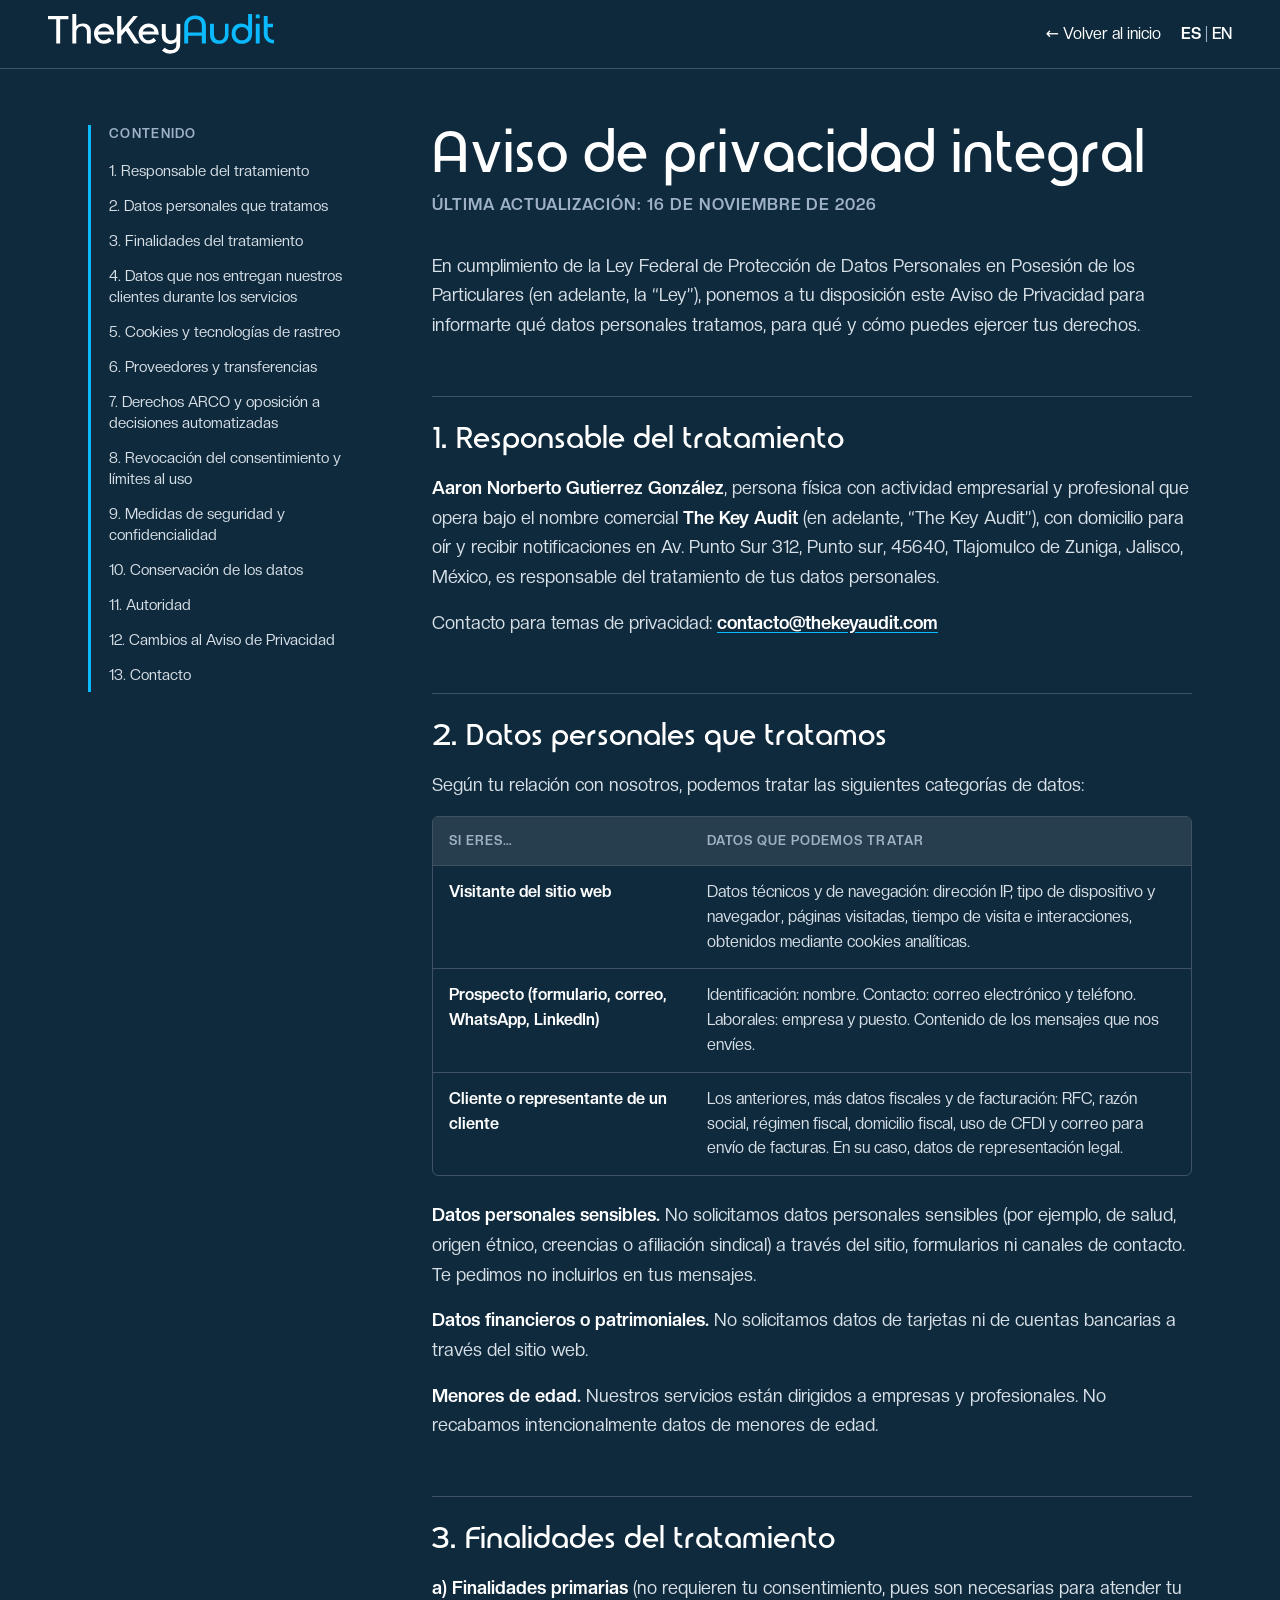
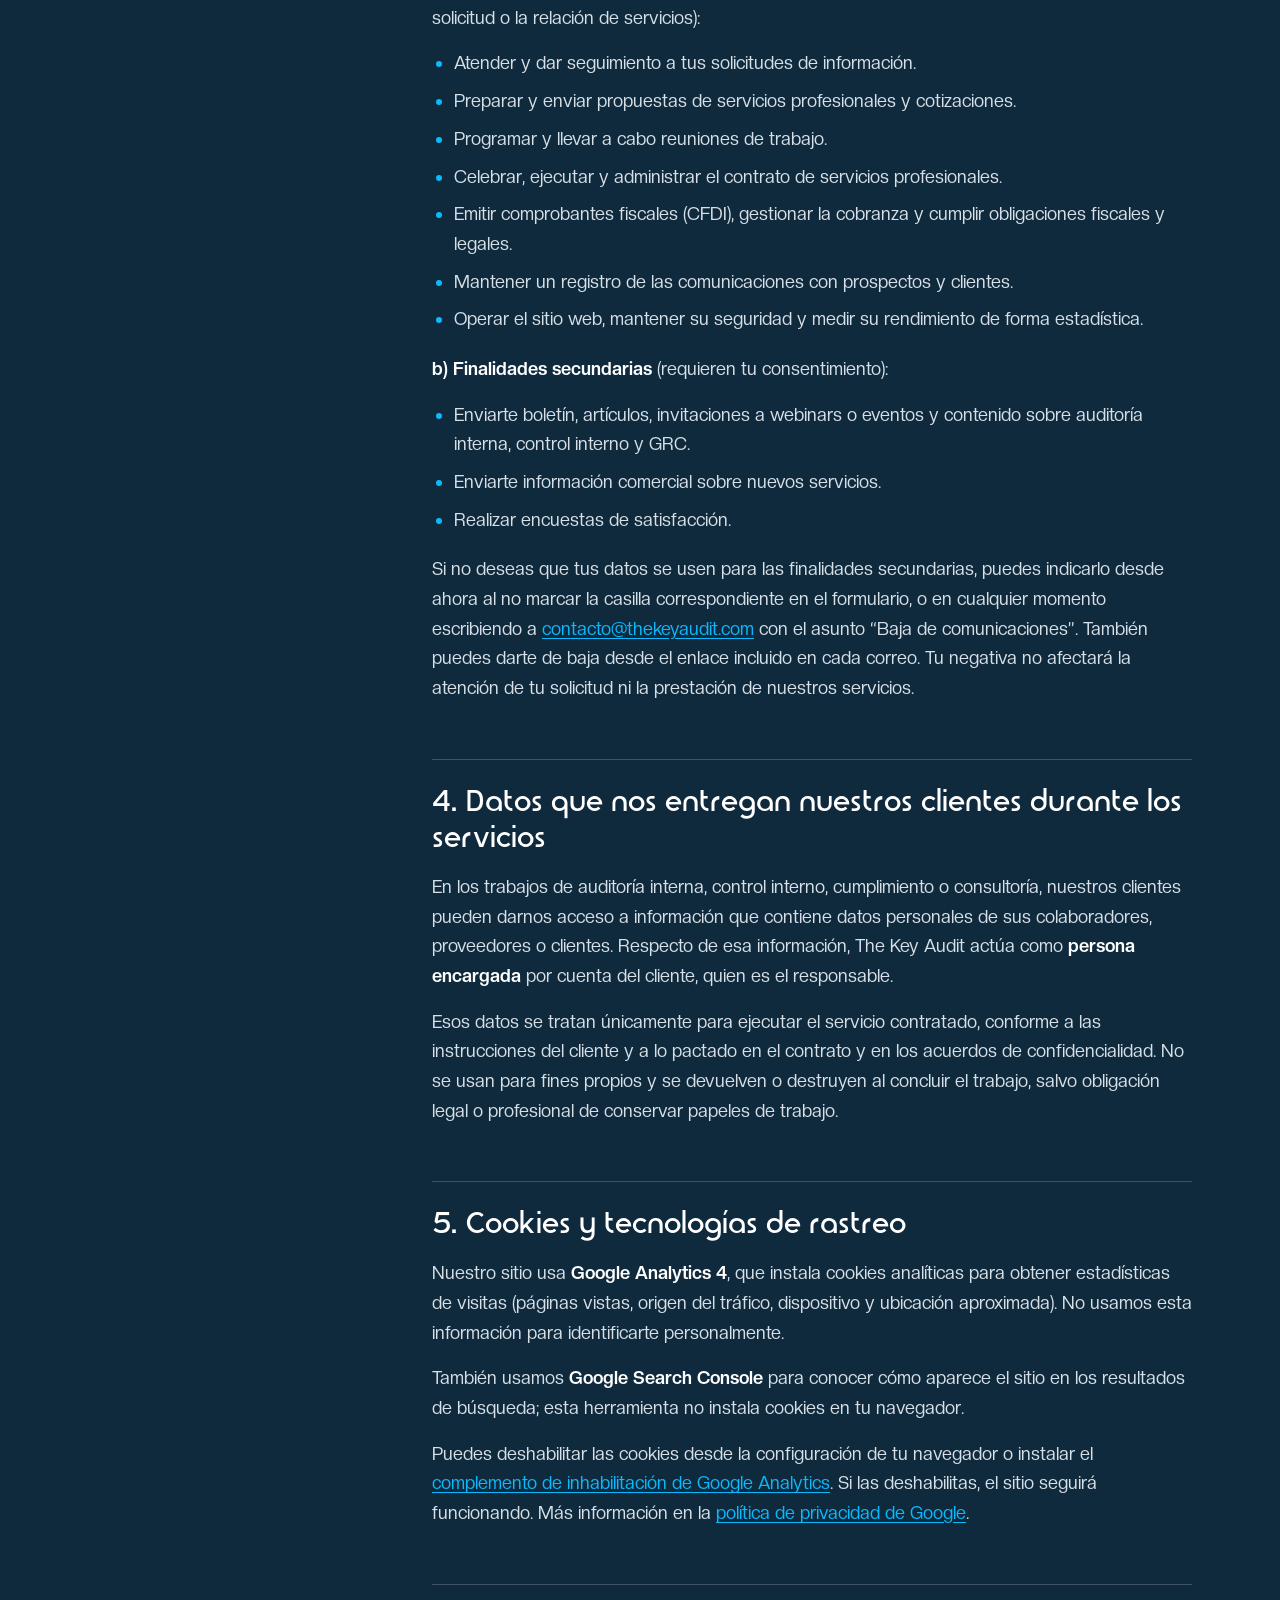
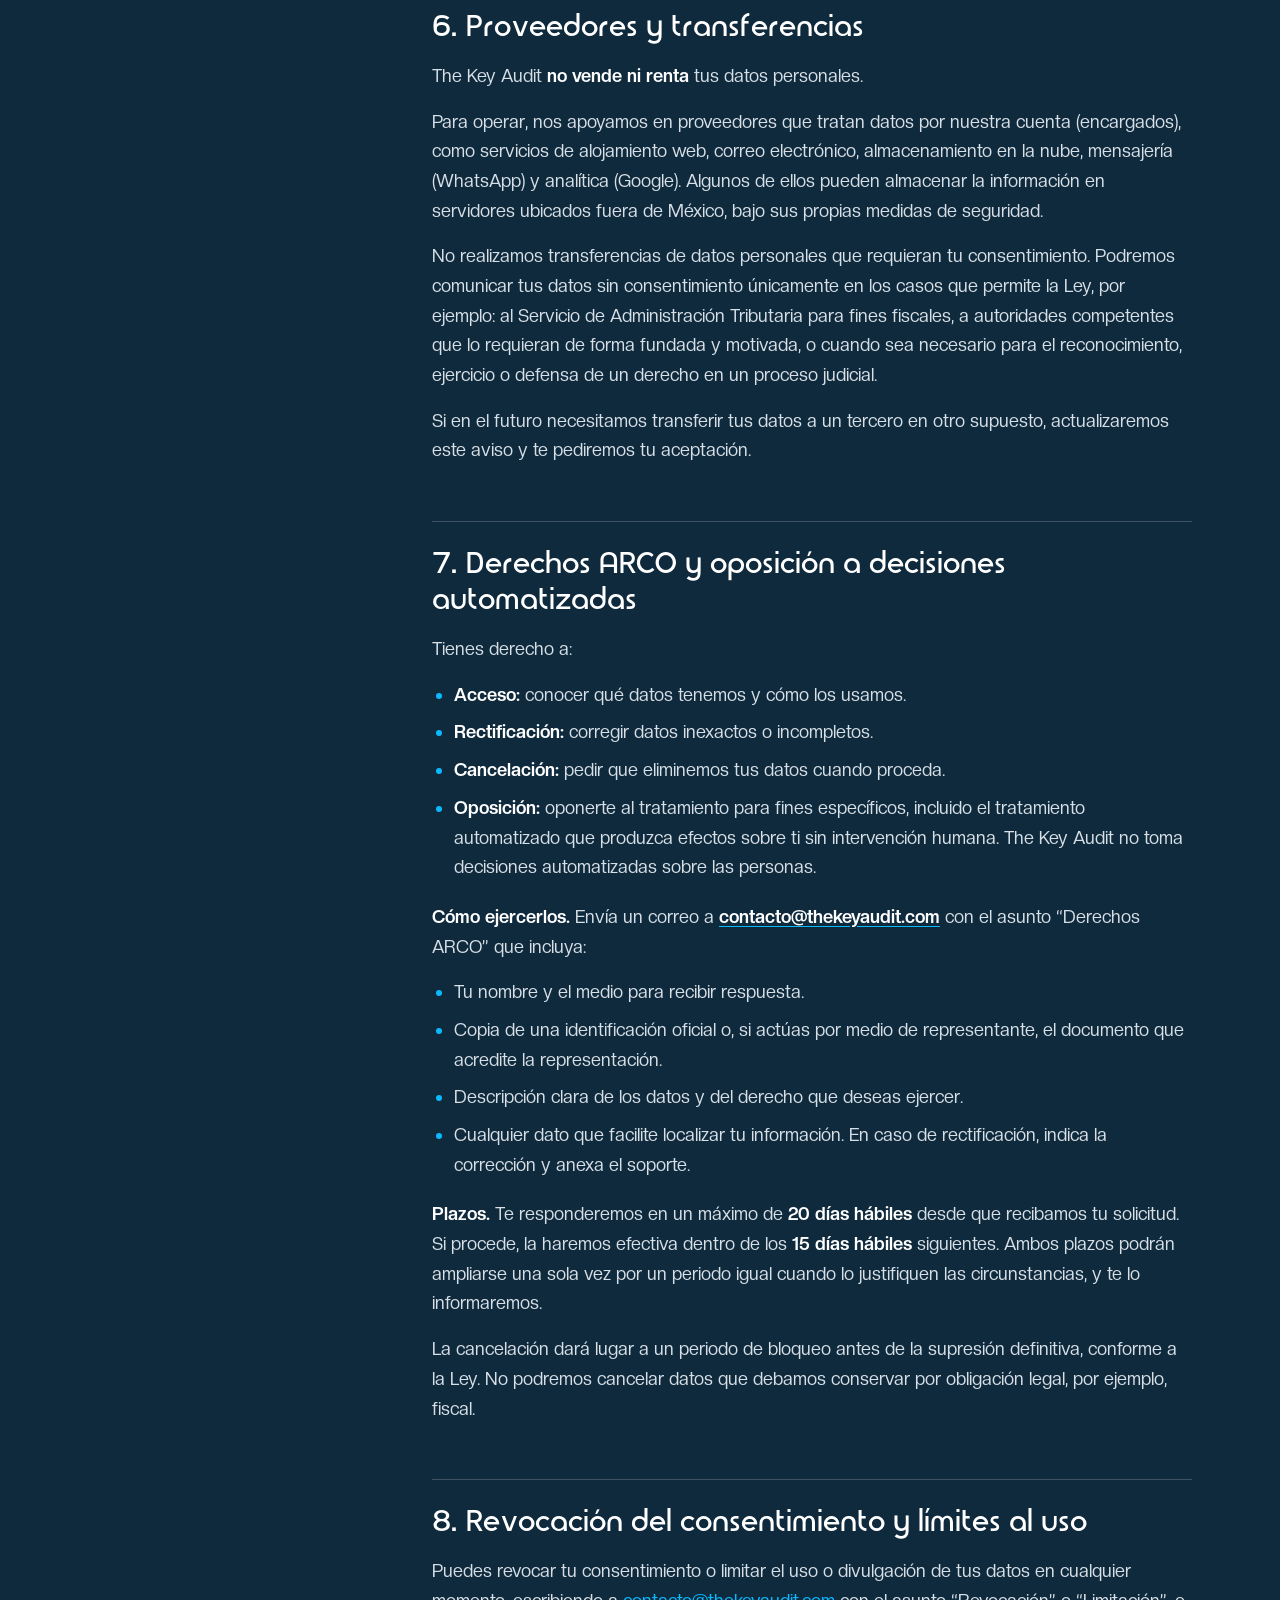
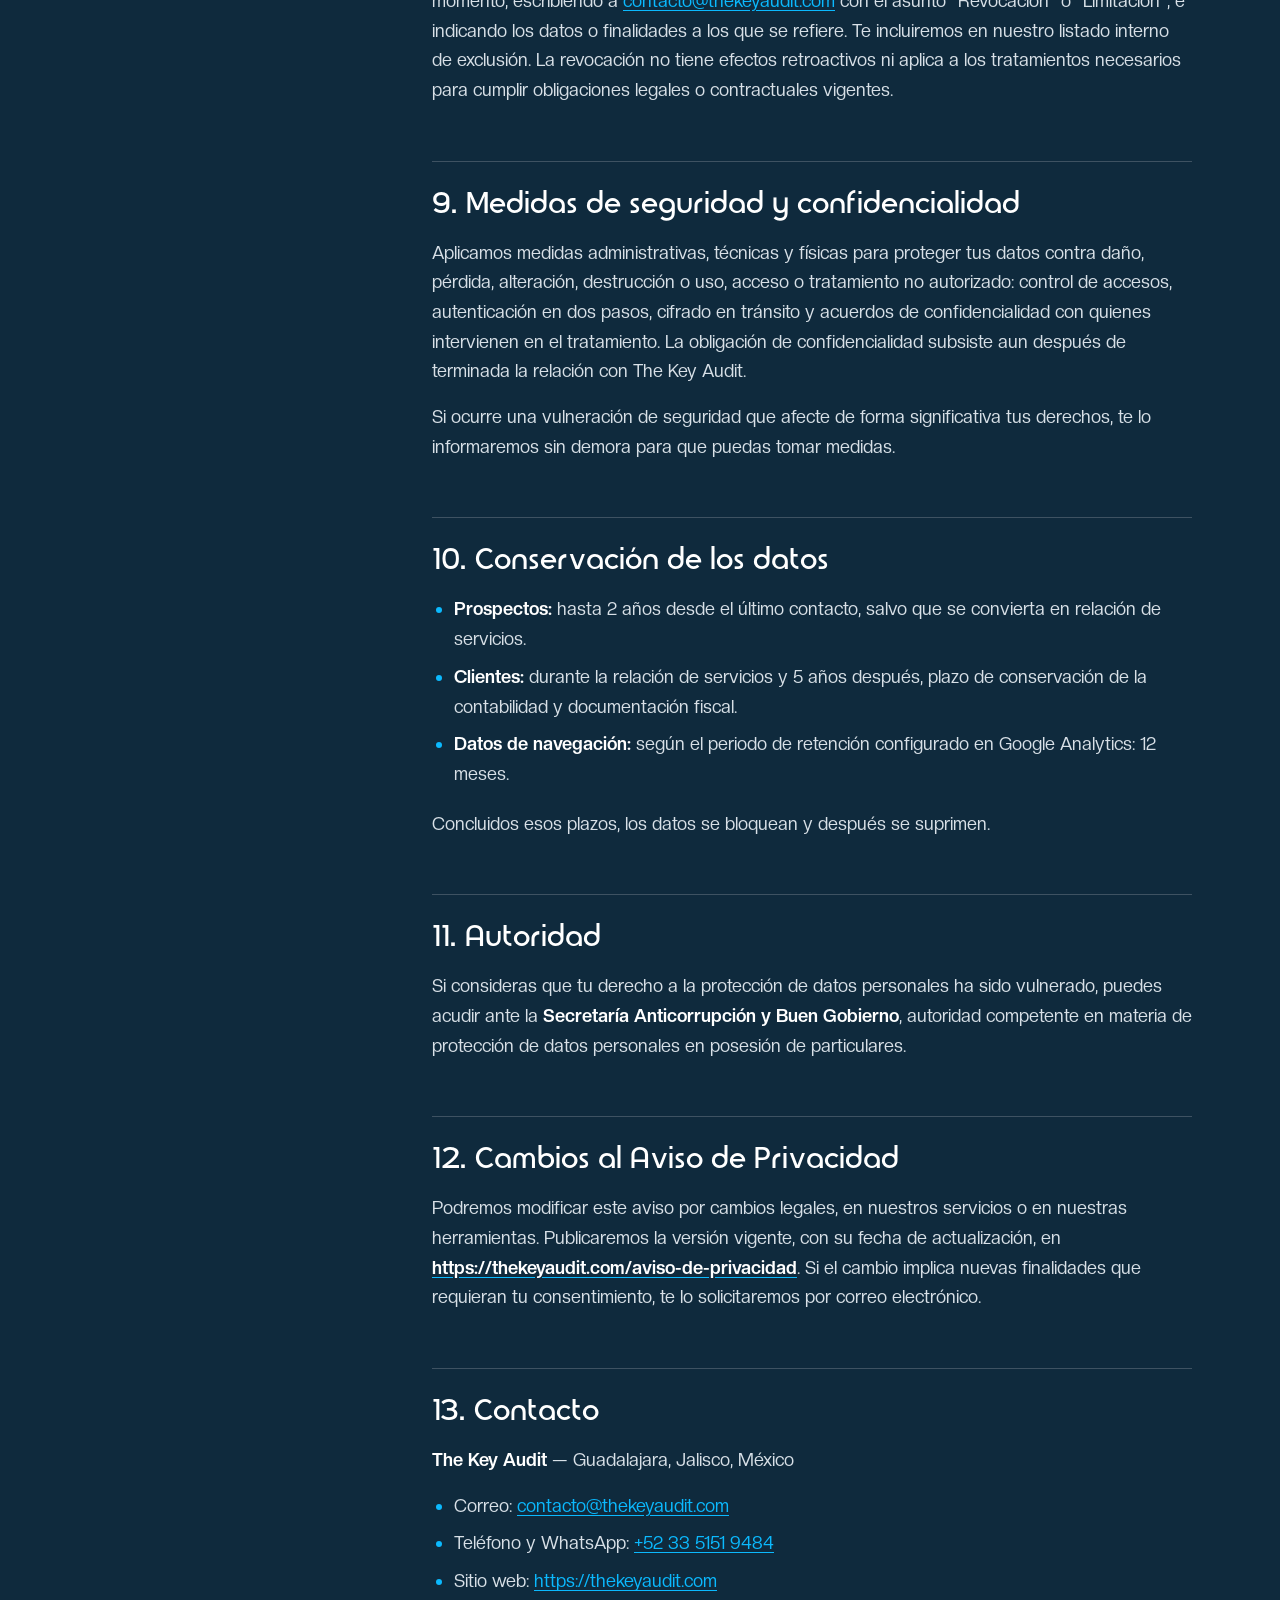
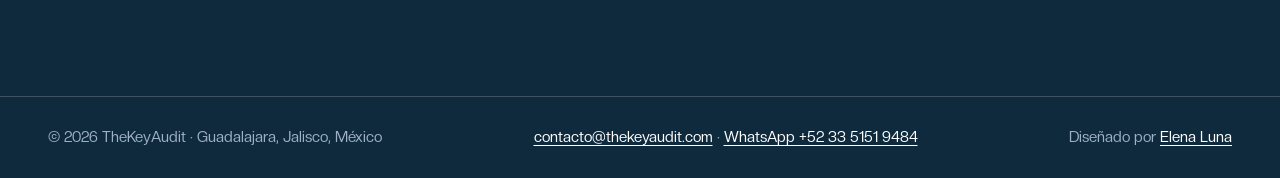
<file: aviso-de-privacidad/index.html>
<!doctype html>
<html lang="es-MX">
<head>
<meta charset="utf-8">
<meta name="viewport" content="width=device-width, initial-scale=1">
<title>Aviso de privacidad | TheKeyAudit</title>
<meta name="description" content="Aviso de privacidad integral de The Key Audit: qué datos personales tratamos, para qué y cómo ejercer tus derechos ARCO.">
<meta name="robots" content="index, follow">
<link rel="canonical" href="https://thekeyaudit.com/aviso-de-privacidad/">
<link rel="alternate" hreflang="es-MX" href="https://thekeyaudit.com/aviso-de-privacidad/">
<link rel="alternate" hreflang="en" href="https://thekeyaudit.com/en/privacy-notice/">
<link rel="alternate" hreflang="x-default" href="https://thekeyaudit.com/aviso-de-privacidad/">
<meta property="og:type" content="website">
<meta property="og:site_name" content="TheKeyAudit">
<meta property="og:locale" content="es_MX">
<meta property="og:title" content="Aviso de privacidad | TheKeyAudit">
<meta property="og:description" content="Aviso de privacidad integral de The Key Audit: qué datos personales tratamos, para qué y cómo ejercer tus derechos ARCO.">
<meta property="og:url" content="https://thekeyaudit.com/aviso-de-privacidad/">
<meta property="og:image" content="https://thekeyaudit.com/assets/img/og/og-es.png">
<meta name="twitter:card" content="summary_large_image">
<meta name="theme-color" content="#0F2A3D">
<link rel="icon" type="image/png" sizes="32x32" href="../assets/img/favicon/favicon-32.png">
<link rel="icon" type="image/png" sizes="192x192" href="../assets/img/favicon/favicon-192.png">
<link rel="apple-touch-icon" sizes="180x180" href="../assets/img/favicon/favicon-180.png">
<link rel="preload" href="../assets/fonts/Astonpoliz.otf" as="font" type="font/otf" crossorigin>
<link rel="preload" href="../assets/fonts/CreatoDisplay-Regular.otf" as="font" type="font/otf" crossorigin>
<link rel="stylesheet" href="../assets/css/legal.css?v=edc63804ce">
<link rel="preconnect" href="https://www.googletagmanager.com">
<script src="../assets/js/analytics.js?v=6ce02bad77" async></script>
</head>
<body>
<a class="skip" href="#contenido">Saltar al contenido</a>
<header class="top"><div class="top-in">
<a href="../" aria-label="TheKeyAudit, inicio"><img src="../assets/img/thekeyaudit-logo-corto-oscuro.svg" alt="TheKeyAudit" width="226" height="40"></a>
<nav aria-label="Navegación"><a href="../">← Volver al inicio</a><span class="lang"><span aria-current="true">ES</span> | <a href="../en/privacy-notice/" hreflang="en" lang="en">EN</a></span></nav>
</div></header>
<div class="wrap">
<nav class="toc" aria-label="Contenido"><p>Contenido</p><ol><li><a href="#responsable">1. Responsable del tratamiento</a></li><li><a href="#datos">2. Datos personales que tratamos</a></li><li><a href="#finalidades">3. Finalidades del tratamiento</a></li><li><a href="#datos-de-clientes">4. Datos que nos entregan nuestros clientes durante los servicios</a></li><li><a href="#cookies">5. Cookies y tecnologías de rastreo</a></li><li><a href="#proveedores">6. Proveedores y transferencias</a></li><li><a href="#derechos-arco">7. Derechos ARCO y oposición a decisiones automatizadas</a></li><li><a href="#revocacion">8. Revocación del consentimiento y límites al uso</a></li><li><a href="#seguridad">9. Medidas de seguridad y confidencialidad</a></li><li><a href="#conservacion">10. Conservación de los datos</a></li><li><a href="#autoridad">11. Autoridad</a></li><li><a href="#cambios">12. Cambios al Aviso de Privacidad</a></li><li><a href="#contacto">13. Contacto</a></li></ol></nav>
<main id="contenido"><article>
<h1>Aviso de privacidad integral</h1>
<p class="lead">Última actualización: <time datetime="2026-11-16">16 de noviembre de 2026</time></p>
<p>En cumplimiento de la Ley Federal de Protección de Datos Personales en Posesión de los Particulares (en adelante, la “Ley”), ponemos a tu disposición este Aviso de Privacidad para informarte qué datos personales tratamos, para qué y cómo puedes ejercer tus derechos.</p>

<h2 id="responsable">1. Responsable del tratamiento</h2>
<p><strong>Aaron Norberto Gutierrez González</strong>, persona física con actividad empresarial y profesional que opera bajo el nombre comercial <strong>The Key Audit</strong> (en adelante, “The Key Audit”), con domicilio para oír y recibir notificaciones en Av. Punto Sur 312, Punto sur, 45640, Tlajomulco de Zuniga, Jalisco, México, es responsable del tratamiento de tus datos personales.</p>
<p>Contacto para temas de privacidad: <a href="mailto:contacto@thekeyaudit.com"><strong>contacto@thekeyaudit.com</strong></a></p>

<h2 id="datos">2. Datos personales que tratamos</h2>
<p>Según tu relación con nosotros, podemos tratar las siguientes categorías de datos:</p>
<div class="tbl"><table>
<thead><tr><th scope="col">Si eres…</th><th scope="col">Datos que podemos tratar</th></tr></thead>
<tbody>
<tr><th scope="row">Visitante del sitio web</th><td>Datos técnicos y de navegación: dirección IP, tipo de dispositivo y navegador, páginas visitadas, tiempo de visita e interacciones, obtenidos mediante cookies analíticas.</td></tr>
<tr><th scope="row">Prospecto (formulario, correo, WhatsApp, LinkedIn)</th><td>Identificación: nombre. Contacto: correo electrónico y teléfono. Laborales: empresa y puesto. Contenido de los mensajes que nos envíes.</td></tr>
<tr><th scope="row">Cliente o representante de un cliente</th><td>Los anteriores, más datos fiscales y de facturación: RFC, razón social, régimen fiscal, domicilio fiscal, uso de CFDI y correo para envío de facturas. En su caso, datos de representación legal.</td></tr>
</tbody>
</table></div>
<p><strong>Datos personales sensibles.</strong> No solicitamos datos personales sensibles (por ejemplo, de salud, origen étnico, creencias o afiliación sindical) a través del sitio, formularios ni canales de contacto. Te pedimos no incluirlos en tus mensajes.</p>
<p><strong>Datos financieros o patrimoniales.</strong> No solicitamos datos de tarjetas ni de cuentas bancarias a través del sitio web.</p>
<p><strong>Menores de edad.</strong> Nuestros servicios están dirigidos a empresas y profesionales. No recabamos intencionalmente datos de menores de edad.</p>

<h2 id="finalidades">3. Finalidades del tratamiento</h2>
<p><strong>a) Finalidades primarias</strong> (no requieren tu consentimiento, pues son necesarias para atender tu solicitud o la relación de servicios):</p>
<ul>
<li>Atender y dar seguimiento a tus solicitudes de información.</li>
<li>Preparar y enviar propuestas de servicios profesionales y cotizaciones.</li>
<li>Programar y llevar a cabo reuniones de trabajo.</li>
<li>Celebrar, ejecutar y administrar el contrato de servicios profesionales.</li>
<li>Emitir comprobantes fiscales (CFDI), gestionar la cobranza y cumplir obligaciones fiscales y legales.</li>
<li>Mantener un registro de las comunicaciones con prospectos y clientes.</li>
<li>Operar el sitio web, mantener su seguridad y medir su rendimiento de forma estadística.</li>
</ul>
<p><strong>b) Finalidades secundarias</strong> (requieren tu consentimiento):</p>
<ul>
<li>Enviarte boletín, artículos, invitaciones a webinars o eventos y contenido sobre auditoría interna, control interno y GRC.</li>
<li>Enviarte información comercial sobre nuevos servicios.</li>
<li>Realizar encuestas de satisfacción.</li>
</ul>
<p>Si no deseas que tus datos se usen para las finalidades secundarias, puedes indicarlo desde ahora al no marcar la casilla correspondiente en el formulario, o en cualquier momento escribiendo a <a href="mailto:contacto@thekeyaudit.com?subject=Baja%20de%20comunicaciones">contacto@thekeyaudit.com</a> con el asunto “Baja de comunicaciones”. También puedes darte de baja desde el enlace incluido en cada correo. Tu negativa no afectará la atención de tu solicitud ni la prestación de nuestros servicios.</p>

<h2 id="datos-de-clientes">4. Datos que nos entregan nuestros clientes durante los servicios</h2>
<p>En los trabajos de auditoría interna, control interno, cumplimiento o consultoría, nuestros clientes pueden darnos acceso a información que contiene datos personales de sus colaboradores, proveedores o clientes. Respecto de esa información, The Key Audit actúa como <strong>persona encargada</strong> por cuenta del cliente, quien es el responsable.</p>
<p>Esos datos se tratan únicamente para ejecutar el servicio contratado, conforme a las instrucciones del cliente y a lo pactado en el contrato y en los acuerdos de confidencialidad. No se usan para fines propios y se devuelven o destruyen al concluir el trabajo, salvo obligación legal o profesional de conservar papeles de trabajo.</p>

<h2 id="cookies">5. Cookies y tecnologías de rastreo</h2>
<p>Nuestro sitio usa <strong>Google Analytics 4</strong>, que instala cookies analíticas para obtener estadísticas de visitas (páginas vistas, origen del tráfico, dispositivo y ubicación aproximada). No usamos esta información para identificarte personalmente.</p>
<p>También usamos <strong>Google Search Console</strong> para conocer cómo aparece el sitio en los resultados de búsqueda; esta herramienta no instala cookies en tu navegador.</p>
<p>Puedes deshabilitar las cookies desde la configuración de tu navegador o instalar el <a href="https://tools.google.com/dlpage/gaoptout" target="_blank" rel="noopener noreferrer">complemento de inhabilitación de Google Analytics</a>. Si las deshabilitas, el sitio seguirá funcionando. Más información en la <a href="https://policies.google.com/privacy" target="_blank" rel="noopener noreferrer">política de privacidad de Google</a>.</p>

<h2 id="proveedores">6. Proveedores y transferencias</h2>
<p>The Key Audit <strong>no vende ni renta</strong> tus datos personales.</p>
<p>Para operar, nos apoyamos en proveedores que tratan datos por nuestra cuenta (encargados), como servicios de alojamiento web, correo electrónico, almacenamiento en la nube, mensajería (WhatsApp) y analítica (Google). Algunos de ellos pueden almacenar la información en servidores ubicados fuera de México, bajo sus propias medidas de seguridad.</p>
<p>No realizamos transferencias de datos personales que requieran tu consentimiento. Podremos comunicar tus datos sin consentimiento únicamente en los casos que permite la Ley, por ejemplo: al Servicio de Administración Tributaria para fines fiscales, a autoridades competentes que lo requieran de forma fundada y motivada, o cuando sea necesario para el reconocimiento, ejercicio o defensa de un derecho en un proceso judicial.</p>
<p>Si en el futuro necesitamos transferir tus datos a un tercero en otro supuesto, actualizaremos este aviso y te pediremos tu aceptación.</p>

<h2 id="derechos-arco">7. Derechos ARCO y oposición a decisiones automatizadas</h2>
<p>Tienes derecho a:</p>
<ul>
<li><strong>Acceso:</strong> conocer qué datos tenemos y cómo los usamos.</li>
<li><strong>Rectificación:</strong> corregir datos inexactos o incompletos.</li>
<li><strong>Cancelación:</strong> pedir que eliminemos tus datos cuando proceda.</li>
<li><strong>Oposición:</strong> oponerte al tratamiento para fines específicos, incluido el tratamiento automatizado que produzca efectos sobre ti sin intervención humana. The Key Audit no toma decisiones automatizadas sobre las personas.</li>
</ul>
<p><strong>Cómo ejercerlos.</strong> Envía un correo a <a href="mailto:contacto@thekeyaudit.com?subject=Derechos%20ARCO"><strong>contacto@thekeyaudit.com</strong></a> con el asunto “Derechos ARCO” que incluya:</p>
<ul>
<li>Tu nombre y el medio para recibir respuesta.</li>
<li>Copia de una identificación oficial o, si actúas por medio de representante, el documento que acredite la representación.</li>
<li>Descripción clara de los datos y del derecho que deseas ejercer.</li>
<li>Cualquier dato que facilite localizar tu información. En caso de rectificación, indica la corrección y anexa el soporte.</li>
</ul>
<p><strong>Plazos.</strong> Te responderemos en un máximo de <strong>20 días hábiles</strong> desde que recibamos tu solicitud. Si procede, la haremos efectiva dentro de los <strong>15 días hábiles</strong> siguientes. Ambos plazos podrán ampliarse una sola vez por un periodo igual cuando lo justifiquen las circunstancias, y te lo informaremos.</p>
<p>La cancelación dará lugar a un periodo de bloqueo antes de la supresión definitiva, conforme a la Ley. No podremos cancelar datos que debamos conservar por obligación legal, por ejemplo, fiscal.</p>

<h2 id="revocacion">8. Revocación del consentimiento y límites al uso</h2>
<p>Puedes revocar tu consentimiento o limitar el uso o divulgación de tus datos en cualquier momento, escribiendo a <a href="mailto:contacto@thekeyaudit.com">contacto@thekeyaudit.com</a> con el asunto “Revocación” o “Limitación”, e indicando los datos o finalidades a los que se refiere. Te incluiremos en nuestro listado interno de exclusión. La revocación no tiene efectos retroactivos ni aplica a los tratamientos necesarios para cumplir obligaciones legales o contractuales vigentes.</p>

<h2 id="seguridad">9. Medidas de seguridad y confidencialidad</h2>
<p>Aplicamos medidas administrativas, técnicas y físicas para proteger tus datos contra daño, pérdida, alteración, destrucción o uso, acceso o tratamiento no autorizado: control de accesos, autenticación en dos pasos, cifrado en tránsito y acuerdos de confidencialidad con quienes intervienen en el tratamiento. La obligación de confidencialidad subsiste aun después de terminada la relación con The Key Audit.</p>
<p>Si ocurre una vulneración de seguridad que afecte de forma significativa tus derechos, te lo informaremos sin demora para que puedas tomar medidas.</p>

<h2 id="conservacion">10. Conservación de los datos</h2>
<ul>
<li><strong>Prospectos:</strong> hasta 2 años desde el último contacto, salvo que se convierta en relación de servicios.</li>
<li><strong>Clientes:</strong> durante la relación de servicios y 5 años después, plazo de conservación de la contabilidad y documentación fiscal.</li>
<li><strong>Datos de navegación:</strong> según el periodo de retención configurado en Google Analytics: 12 meses.</li>
</ul>
<p>Concluidos esos plazos, los datos se bloquean y después se suprimen.</p>

<h2 id="autoridad">11. Autoridad</h2>
<p>Si consideras que tu derecho a la protección de datos personales ha sido vulnerado, puedes acudir ante la <strong>Secretaría Anticorrupción y Buen Gobierno</strong>, autoridad competente en materia de protección de datos personales en posesión de particulares.</p>

<h2 id="cambios">12. Cambios al Aviso de Privacidad</h2>
<p>Podremos modificar este aviso por cambios legales, en nuestros servicios o en nuestras herramientas. Publicaremos la versión vigente, con su fecha de actualización, en <a href="https://thekeyaudit.com/aviso-de-privacidad/"><strong>https://thekeyaudit.com/aviso-de-privacidad</strong></a>. Si el cambio implica nuevas finalidades que requieran tu consentimiento, te lo solicitaremos por correo electrónico.</p>

<h2 id="contacto">13. Contacto</h2>
<p><strong>The Key Audit</strong> — Guadalajara, Jalisco, México</p>
<ul>
<li>Correo: <a href="mailto:contacto@thekeyaudit.com">contacto@thekeyaudit.com</a></li>
<li>Teléfono y WhatsApp: <a href="https://wa.me/523351519484" target="_blank" rel="noopener noreferrer">+52 33 5151 9484</a></li>
<li>Sitio web: <a href="https://thekeyaudit.com/">https://thekeyaudit.com</a></li>
</ul>
</article></main>
</div>
<footer class="foot"><div class="foot-in">
<span>© 2026 TheKeyAudit · Guadalajara, Jalisco, México</span>
<span><a href="mailto:contacto@thekeyaudit.com">contacto@thekeyaudit.com</a> · <a href="https://wa.me/523351519484" target="_blank" rel="noopener noreferrer">WhatsApp +52 33 5151 9484</a></span>
<span>Diseñado por <a href="https://elenaluna.com/" target="_blank" rel="noopener">Elena Luna</a></span>
</div></footer>
</body>
</html>
</file>
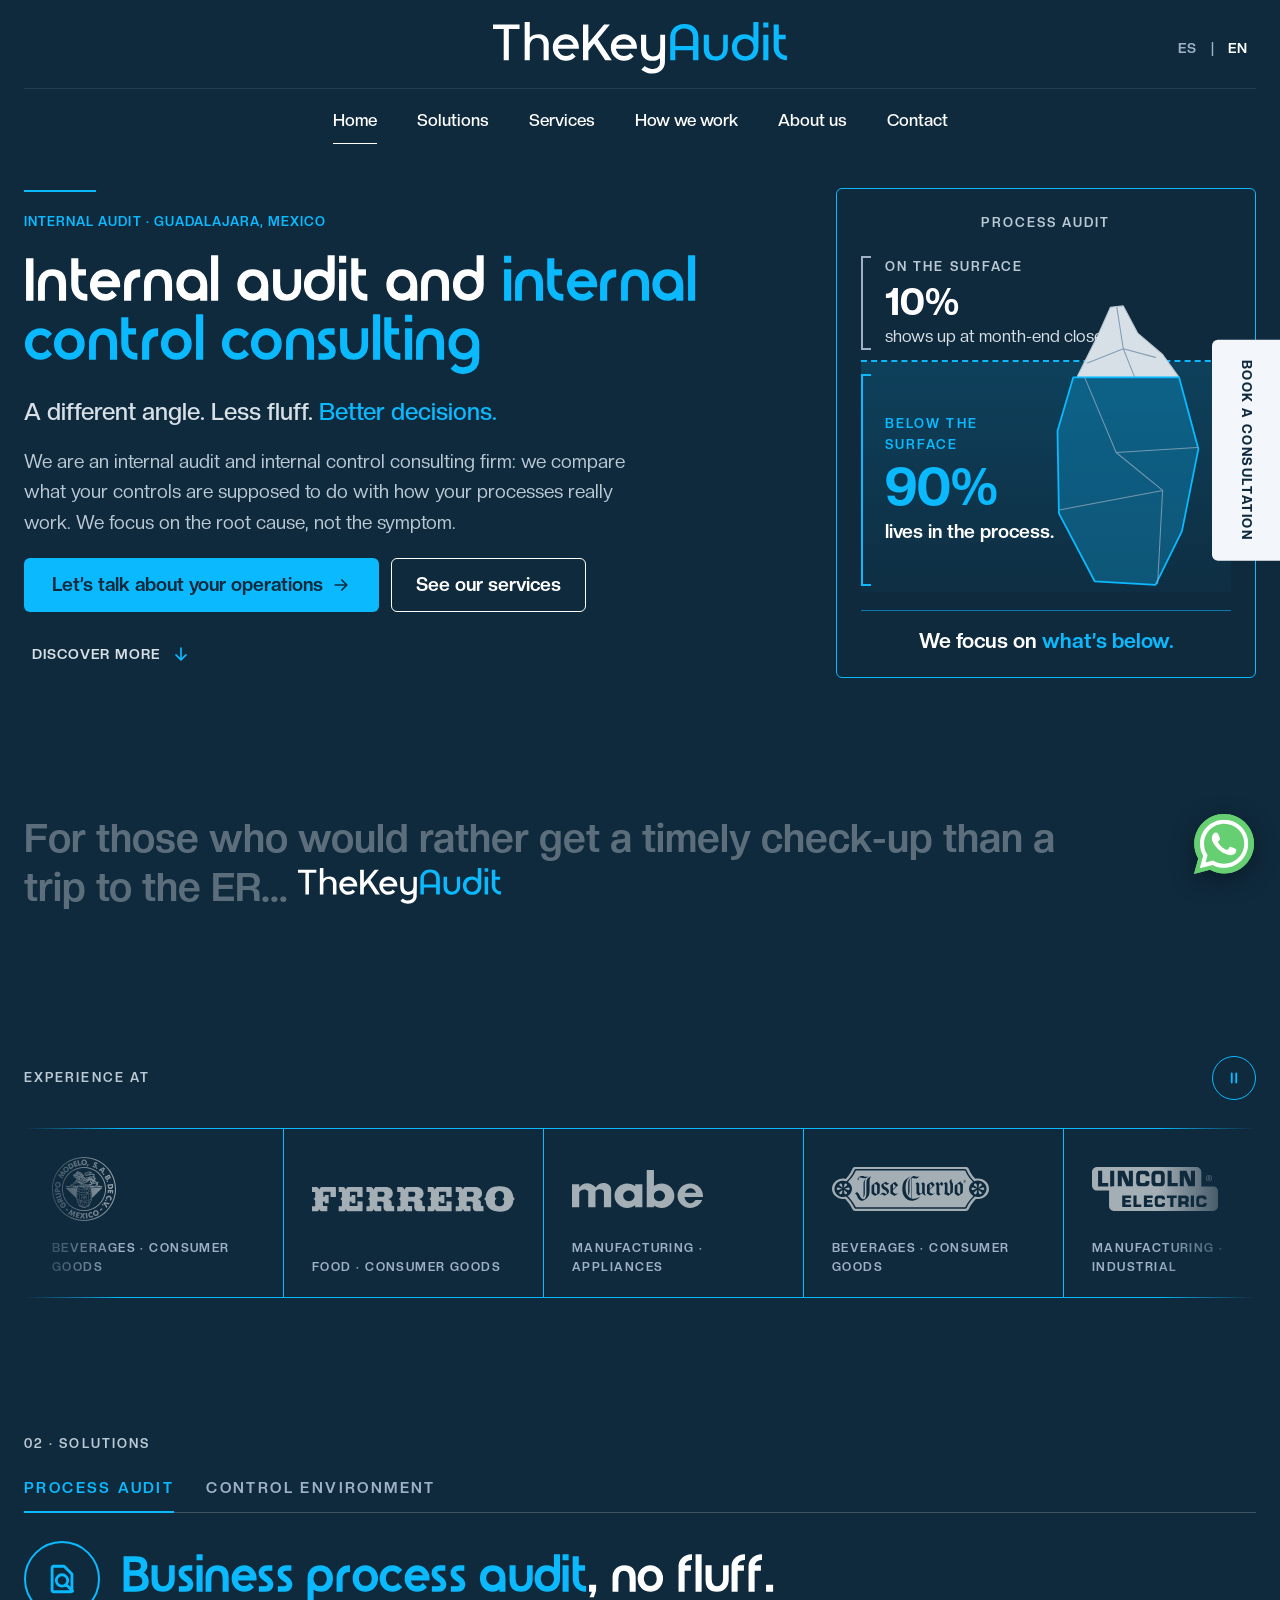
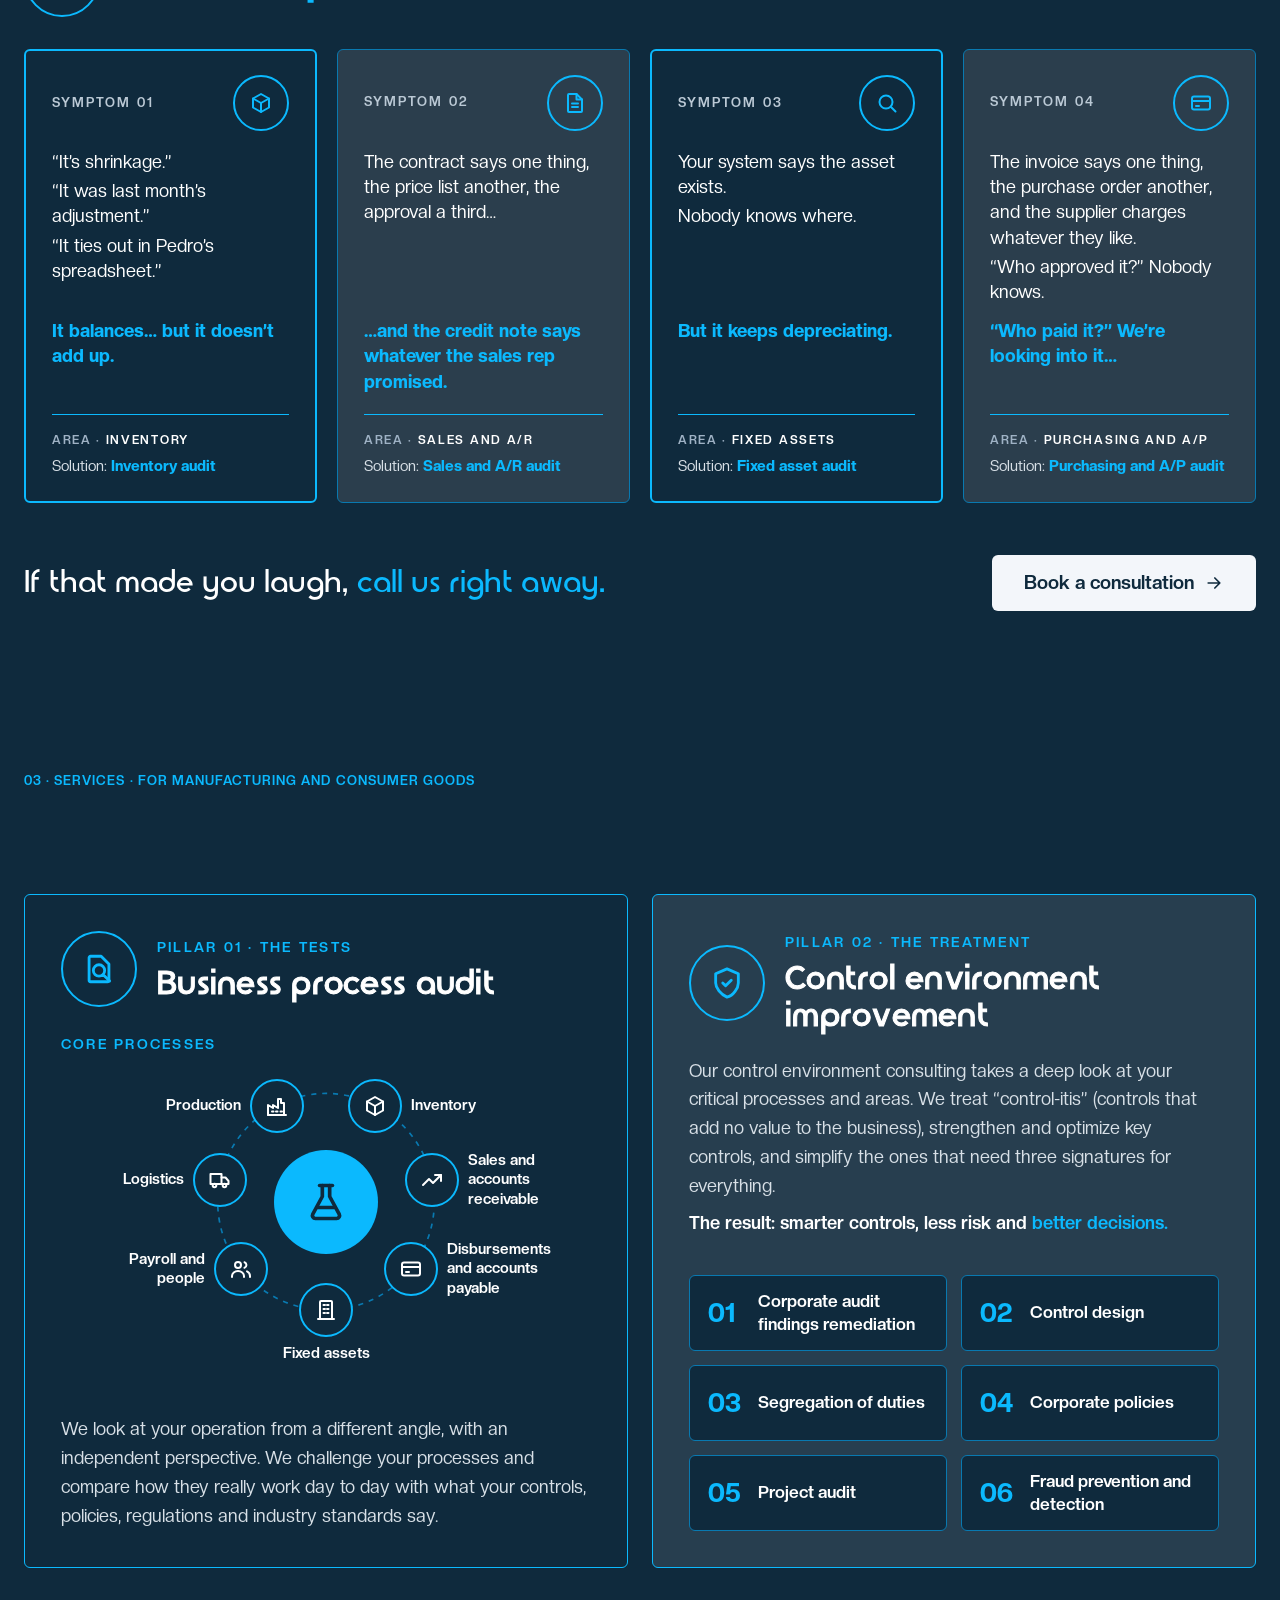
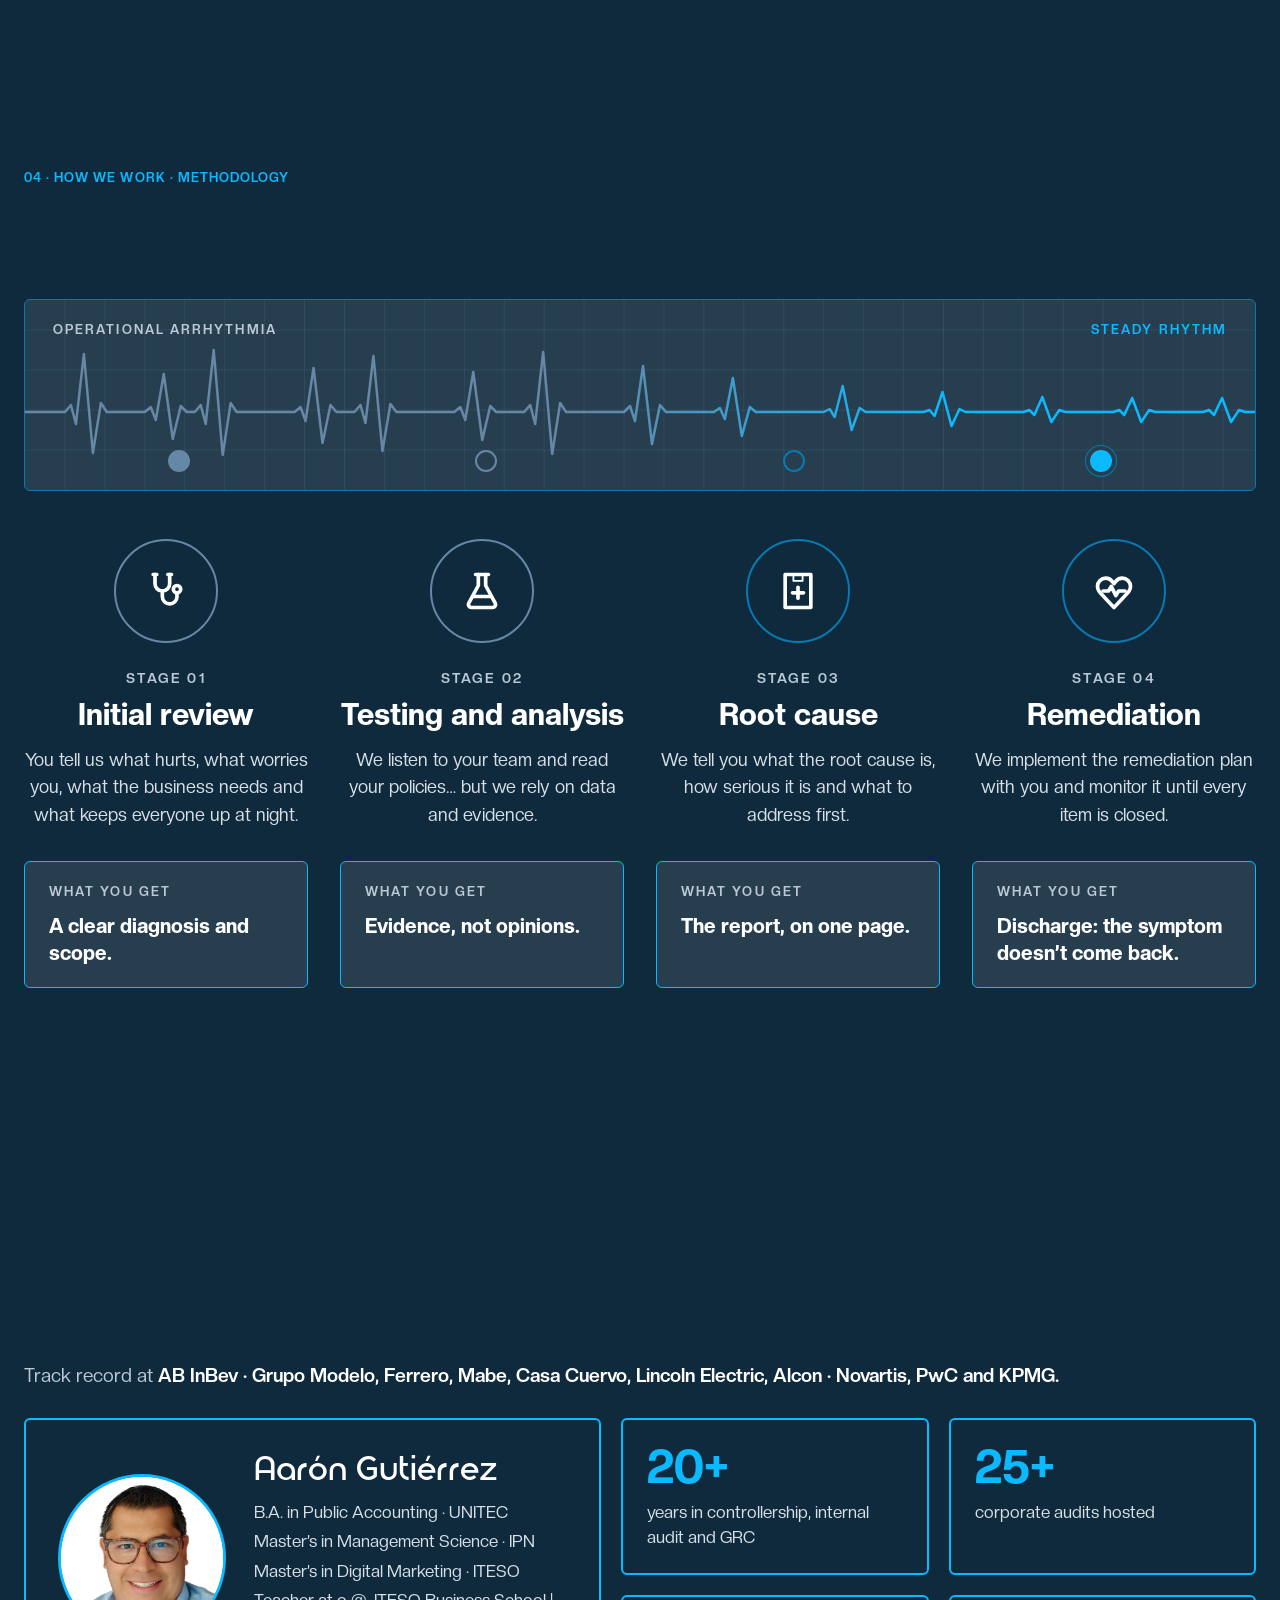
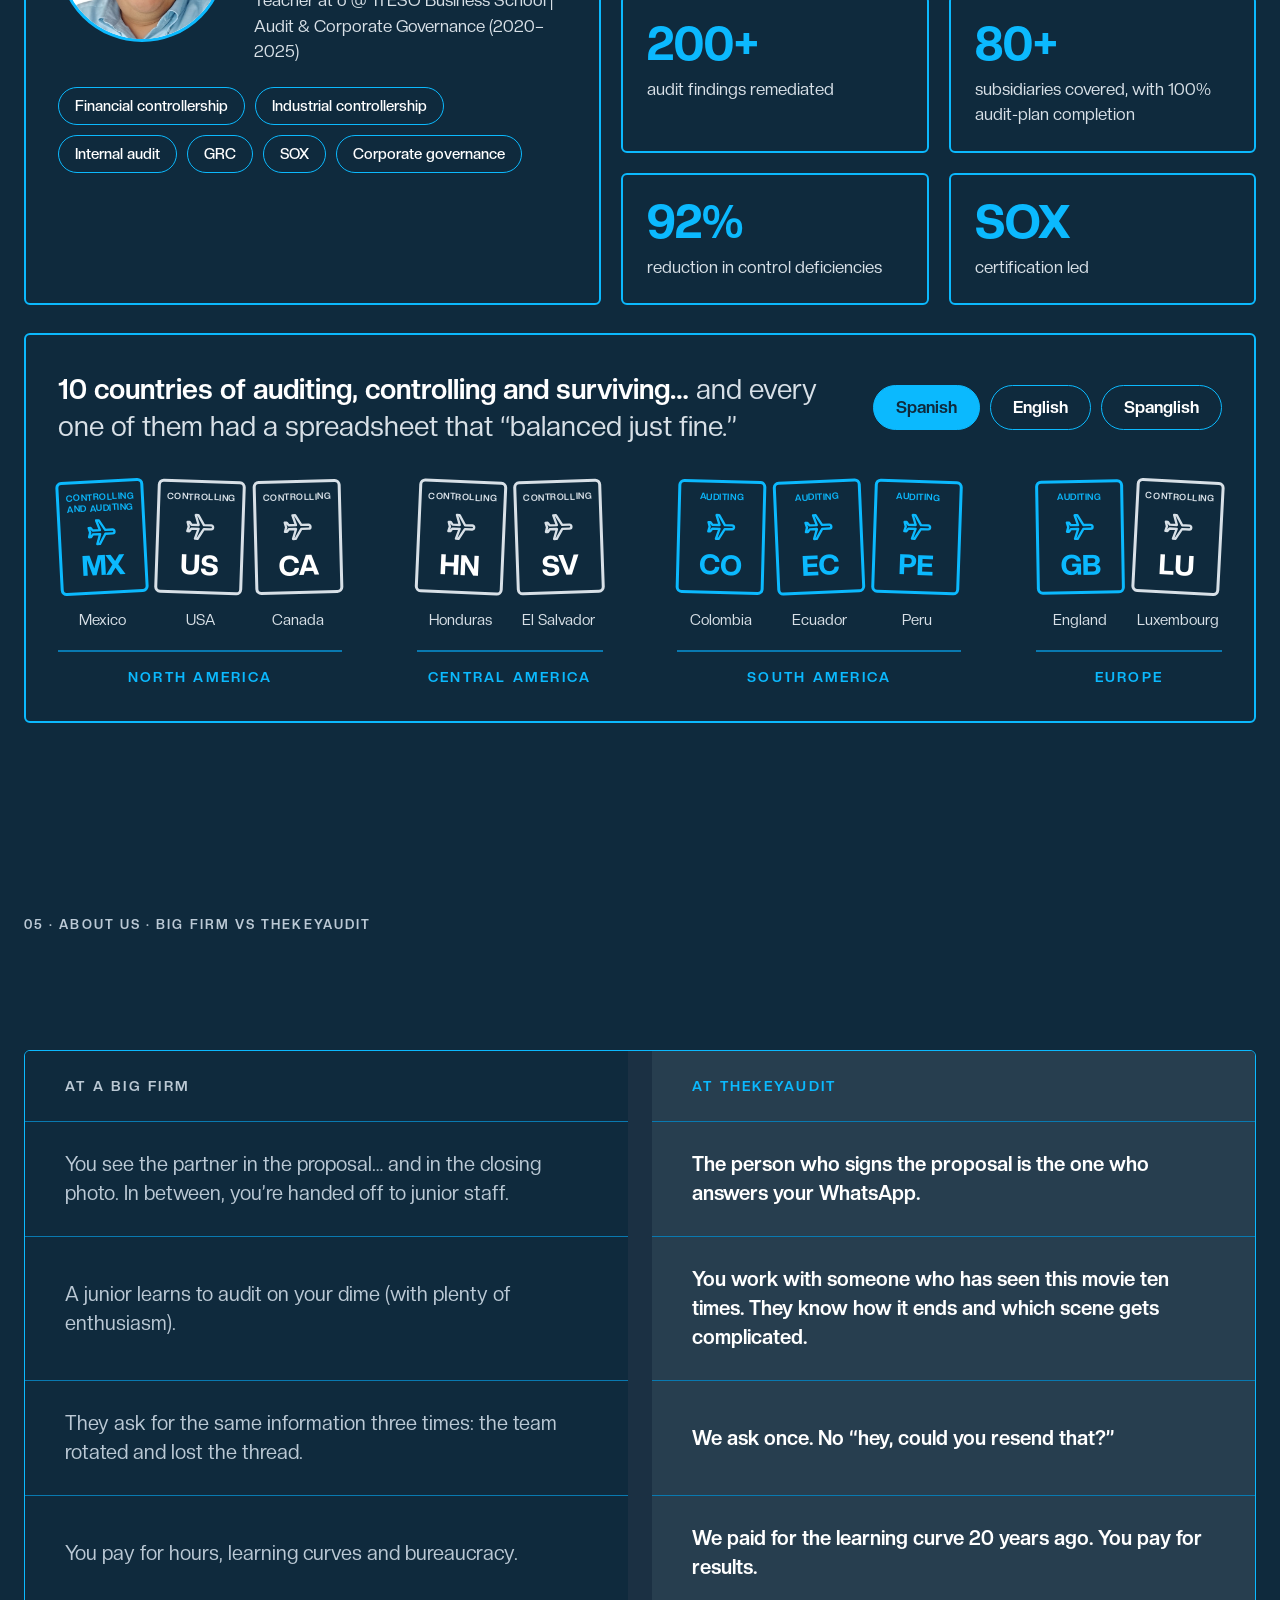
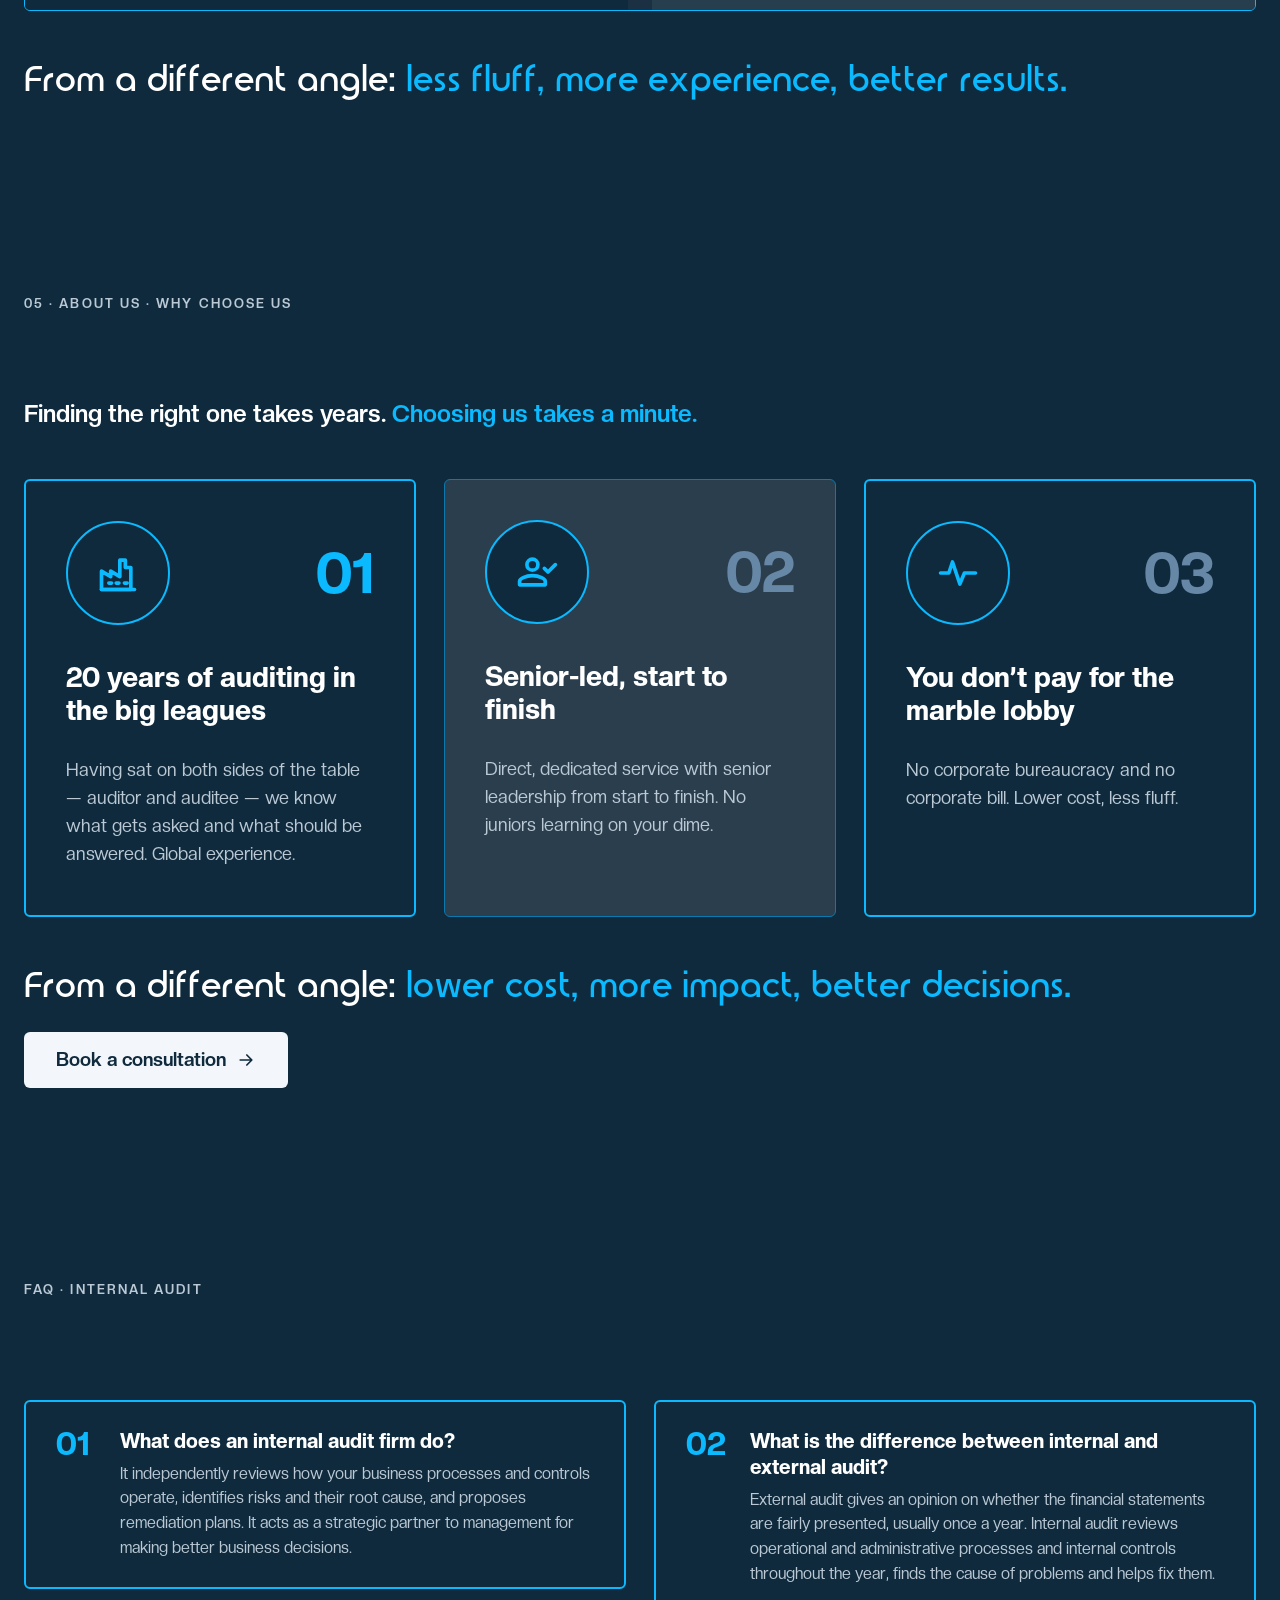
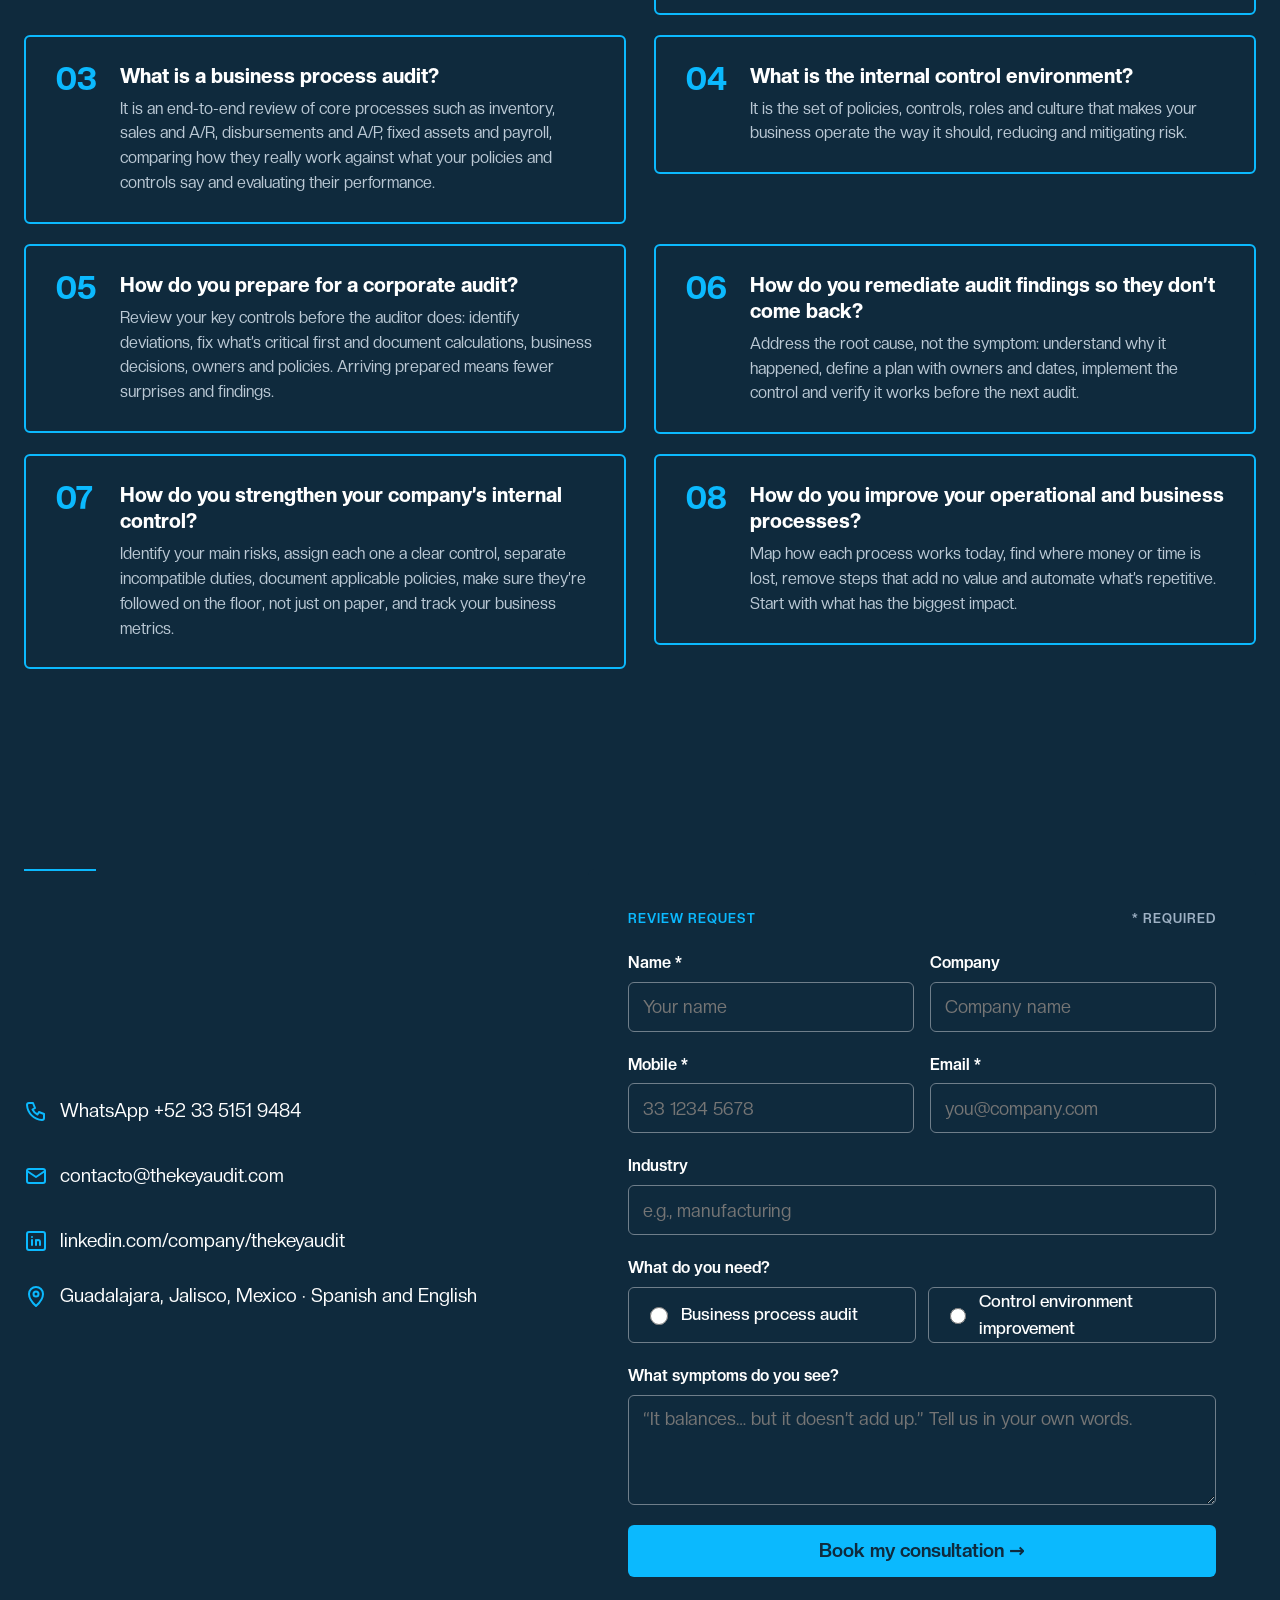
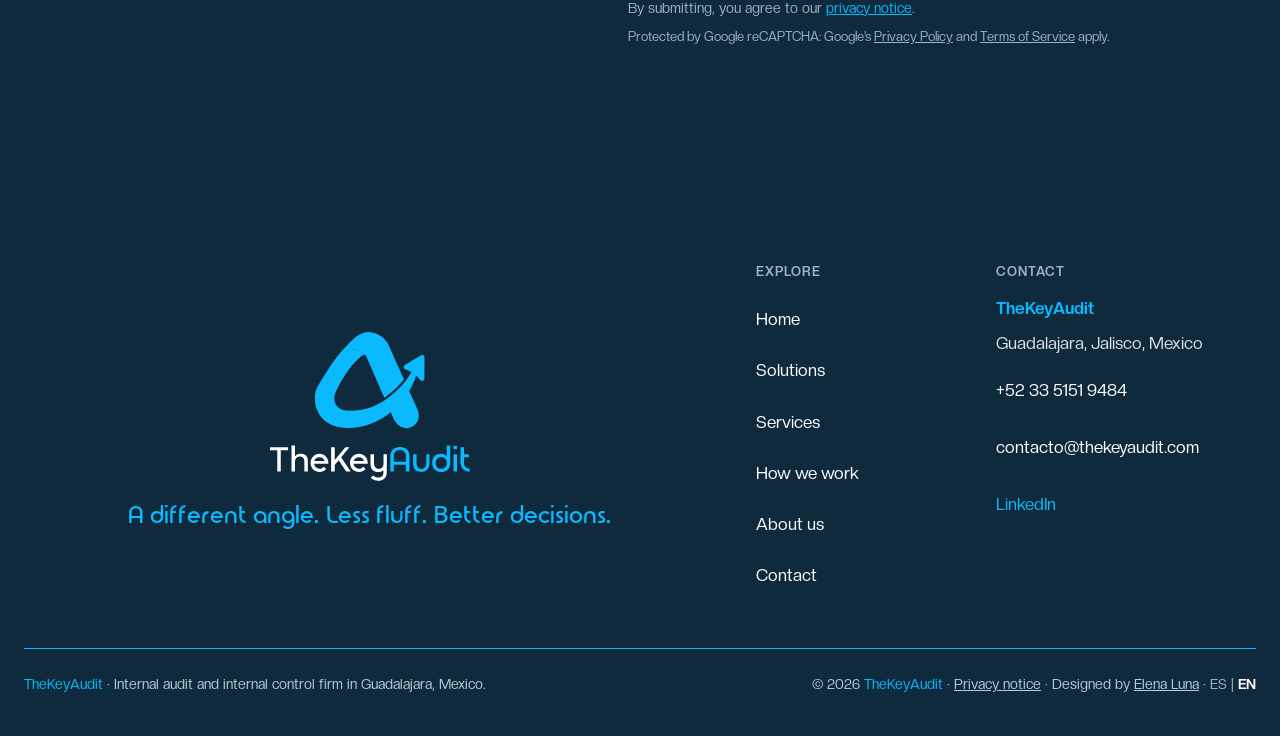
<file: en/index.html>
<!doctype html>
<html lang="en">
<head>
<meta charset="utf-8">
<meta name="viewport" content="width=device-width, initial-scale=1">
<title>Internal audit firm in Guadalajara | TheKeyAudit</title>
<meta name="description" content="Internal audit and internal control consulting firm in Guadalajara, Mexico. Business process audits, control environment and audit findings remediation, backed by 20+ years of multinational experience.">
<link rel="canonical" href="https://thekeyaudit.com/en/">
<link rel="alternate" hreflang="es-MX" href="https://thekeyaudit.com/">
<link rel="alternate" hreflang="en" href="https://thekeyaudit.com/en/">
<link rel="alternate" hreflang="x-default" href="https://thekeyaudit.com/">
<meta name="robots" content="index, follow, max-image-preview:large, max-snippet:-1">
<meta name="author" content="TheKeyAudit">
<meta name="geo.region" content="MX-JAL">
<meta name="geo.placename" content="Guadalajara">
<meta property="og:type" content="website">
<meta property="og:site_name" content="TheKeyAudit">
<meta property="og:locale" content="en_US">
<meta property="og:locale:alternate" content="es_MX">
<meta property="og:title" content="Internal audit firm in Guadalajara | TheKeyAudit">
<meta property="og:description" content="Internal audit and internal control consulting firm in Guadalajara, Mexico. Business process audits, control environment and audit findings remediation, backed by 20+ years of multinational experience.">
<meta property="og:url" content="https://thekeyaudit.com/en/">
<meta property="og:image" content="https://thekeyaudit.com/assets/img/og/og-en.png">
<meta property="og:image:width" content="1200">
<meta property="og:image:height" content="630">
<meta property="og:image:alt" content="TheKeyAudit · Internal audit and internal control consulting in Guadalajara, Mexico">
<meta name="twitter:card" content="summary_large_image">
<meta name="twitter:title" content="Internal audit firm in Guadalajara | TheKeyAudit">
<meta name="twitter:description" content="Internal audit and internal control consulting firm in Guadalajara, Mexico. Business process audits, control environment and audit findings remediation, backed by 20+ years of multinational experience.">
<meta name="twitter:image" content="https://thekeyaudit.com/assets/img/og/og-en.png">
<meta name="theme-color" content="#0F2A3D">
<link rel="icon" type="image/png" sizes="32x32" href="../assets/img/favicon/favicon-32.png">
<link rel="icon" type="image/png" sizes="192x192" href="../assets/img/favicon/favicon-192.png">
<link rel="apple-touch-icon" sizes="180x180" href="../assets/img/favicon/favicon-180.png">
<link rel="preload" href="../assets/fonts/Astonpoliz.otf" as="font" type="font/otf" crossorigin>
<link rel="preload" href="../assets/fonts/CreatoDisplay-Regular.otf" as="font" type="font/otf" crossorigin>
<link rel="stylesheet" href="../assets/css/site.css?v=42b02f600e">
<style>html,body{margin:0;background:#0F2A3D}</style>
<link rel="preconnect" href="https://www.googletagmanager.com">
<script src="../assets/js/analytics.js?v=6ce02bad77" async></script>
<script type="application/ld+json">
{
 "@context": "https://schema.org",
 "@graph": [
  {
   "@type": "ProfessionalService",
   "@id": "https://thekeyaudit.com/#empresa",
   "name": "TheKeyAudit",
   "url": "https://thekeyaudit.com/",
   "logo": "https://thekeyaudit.com/assets/img/favicon/favicon-512.png",
   "image": "https://thekeyaudit.com/assets/img/og/og-en.png",
   "description": "Internal audit and internal control consulting firm in Guadalajara, Mexico. Business process audits, control environment and audit findings remediation, backed by 20+ years of multinational experience.",
   "telephone": "+52 33 5151 9484",
   "email": "contacto@thekeyaudit.com",
   "address": {
    "@type": "PostalAddress",
    "addressLocality": "Guadalajara",
    "addressRegion": "Jalisco",
    "addressCountry": "MX"
   },
   "areaServed": [
    {
     "@type": "Country",
     "name": "Mexico"
    }
   ],
   "availableLanguage": [
    "es",
    "en"
   ],
   "founder": {
    "@type": "Person",
    "name": "Aarón Gutiérrez",
    "image": "https://thekeyaudit.com/assets/img/aaron-gutierrez-auditoria-interna-guadalajara.jpg"
   },
   "sameAs": [
    "https://www.linkedin.com/company/thekeyaudit/"
   ],
   "knowsAbout": [
    "Internal audit",
    "Internal control",
    "Business process audit",
    "Control environment",
    "Audit findings remediation"
   ]
  },
  {
   "@type": "WebSite",
   "@id": "https://thekeyaudit.com/#sitio",
   "url": "https://thekeyaudit.com/",
   "name": "TheKeyAudit",
   "inLanguage": [
    "es-MX",
    "en"
   ],
   "publisher": {
    "@id": "https://thekeyaudit.com/#empresa"
   }
  },
  {
   "@type": "WebPage",
   "@id": "https://thekeyaudit.com/en/#pagina",
   "url": "https://thekeyaudit.com/en/",
   "name": "Internal audit firm in Guadalajara | TheKeyAudit",
   "description": "Internal audit and internal control consulting firm in Guadalajara, Mexico. Business process audits, control environment and audit findings remediation, backed by 20+ years of multinational experience.",
   "inLanguage": "en",
   "isPartOf": {
    "@id": "https://thekeyaudit.com/#sitio"
   },
   "about": {
    "@id": "https://thekeyaudit.com/#empresa"
   }
  },
  {
   "@type": "FAQPage",
   "@id": "https://thekeyaudit.com/en/#preguntas",
   "inLanguage": "en",
   "mainEntity": [
    {
     "@type": "Question",
     "name": "What does an internal audit firm do?",
     "acceptedAnswer": {
      "@type": "Answer",
      "text": "It independently reviews how your business processes and controls operate, identifies risks and their root cause, and proposes remediation plans. It acts as a strategic partner to management for making better business decisions."
     }
    },
    {
     "@type": "Question",
     "name": "What is the difference between internal and external audit?",
     "acceptedAnswer": {
      "@type": "Answer",
      "text": "External audit gives an opinion on whether the financial statements are fairly presented, usually once a year. Internal audit reviews operational and administrative processes and internal controls throughout the year, finds the cause of problems and helps fix them."
     }
    },
    {
     "@type": "Question",
     "name": "What is a business process audit?",
     "acceptedAnswer": {
      "@type": "Answer",
      "text": "It is an end-to-end review of core processes such as inventory, sales and A/R, disbursements and A/P, fixed assets and payroll, comparing how they really work against what your policies and controls say and evaluating their performance."
     }
    },
    {
     "@type": "Question",
     "name": "What is the internal control environment?",
     "acceptedAnswer": {
      "@type": "Answer",
      "text": "It is the set of policies, controls, roles and culture that makes your business operate the way it should, reducing and mitigating risk."
     }
    },
    {
     "@type": "Question",
     "name": "How do you prepare for a corporate audit?",
     "acceptedAnswer": {
      "@type": "Answer",
      "text": "Review your key controls before the auditor does: identify deviations, fix what’s critical first and document calculations, business decisions, owners and policies. Arriving prepared means fewer surprises and findings."
     }
    },
    {
     "@type": "Question",
     "name": "How do you remediate audit findings so they don’t come back?",
     "acceptedAnswer": {
      "@type": "Answer",
      "text": "Address the root cause, not the symptom: understand why it happened, define a plan with owners and dates, implement the control and verify it works before the next audit."
     }
    },
    {
     "@type": "Question",
     "name": "How do you strengthen your company’s internal control?",
     "acceptedAnswer": {
      "@type": "Answer",
      "text": "Identify your main risks, assign each one a clear control, separate incompatible duties, document applicable policies, make sure they’re followed on the floor, not just on paper, and track your business metrics."
     }
    },
    {
     "@type": "Question",
     "name": "How do you improve your operational and business processes?",
     "acceptedAnswer": {
      "@type": "Answer",
      "text": "Map how each process works today, find where money or time is lost, remove steps that add no value and automate what’s repetitive. Start with what has the biggest impact."
     }
    }
   ]
  }
 ]
}
</script>
</head>
<body>
<div id="dc-root">

<div class="tka" style="position: relative; font-family: 'Creato Display', system-ui, -apple-system, 'Segoe UI', sans-serif; color: var(--tx); background: var(--bg); font-size: 19px; line-height: 1.6; color-scheme: light;">

<a href="#contenido" class="skip" data-k="k1">Skip to content</a>

<a href="https://wa.me/523351519484?text=Hi%2C%20I%27d%20like%20to%20book%20a%20consultation%20with%20TheKeyAudit." target="_blank" rel="noopener" class="wa-fab" aria-label="Message us on WhatsApp at +52 33 5151 9484" title="Message us on WhatsApp" data-k="k2"><img src="../assets/img/whatsapp.svg" alt="" width="60" height="60" style="display: block; width: 60px; height: 60px;" loading="lazy" decoding="async"></a>
<a href="#contacto" class="side-tab" style="position: fixed; right: 0; top: 50%; transform: translateY(-50%); z-index: 20; writing-mode: vertical-rl; display: flex; align-items: center; justify-content: center; min-width: 44px; padding: 20px 12px; background: #F3F6FA; color: #0F2A3D; border-radius: 6px 0 0 6px; text-decoration: none; font-size: 13px; font-weight: 800; letter-spacing: 0.12em;" data-k="k3">BOOK A CONSULTATION</a>





<header class="ld-drop vt-header site-hdr" style="--at: 80ms; position: relative; z-index: 40;" data-k="k5">
<div style="max-width: 1280px; margin: 0 auto; padding: 22px 24px 4px; display: flex; flex-direction: column; gap: 14px;">
<div class="hdr-top">
<span aria-hidden="true"></span>
<a href="#inicio" class="hdr-logo" aria-label="TheKeyAudit, home" style="display: flex; align-items: center; min-height: 44px;"><img class="lg-lt" src="../assets/img/thekeyaudit-logo-corto-claro.svg" alt="TheKeyAudit" width="294" height="52" style="height: 52px; width: auto;"><img class="lg-dk" src="../assets/img/thekeyaudit-logo-corto-oscuro.svg" alt="TheKeyAudit" width="294" height="52" style="height: 52px; width: auto;"></a>
<div style="justify-self: end; display: flex; align-items: center; gap: 12px;">
<p class="lang-desk" style="margin: 0; font-size: 14px; font-weight: 700; letter-spacing: 0.08em;"><a href="../" hreflang="es" lang="es" aria-label="Español" style="display: inline-block; padding: 12px 8px; color: #9FB2C5; text-decoration: none;">ES</a> <span style="color: #9FB2C5;">|</span> <a href="#inicio" hreflang="en" lang="en" aria-current="true" style="display: inline-block; padding: 12px 8px; color: #FFFFFF; text-decoration: none;">EN</a></p>
<button type="button" class="burger icon-btn" aria-expanded="false" aria-controls="menu-movil" aria-label="Open menu" style="width: 44px; height: 44px; align-items: center; justify-content: center; padding: 0; border-radius: 6px; border: 1px solid #3E5262; background: transparent; cursor: pointer;" data-dc-ev="click:0">
<span aria-hidden="true" style="position: relative; display: block; width: 20px; height: 14px;">
<span class="burger-line" style="position: absolute; left: 0; width: 20px; height: 2px; border-radius: 1px; background: #FFFFFF; top: 0; transform: none;"></span>
<span class="burger-line" style="position: absolute; left: 0; width: 20px; height: 2px; border-radius: 1px; background: #FFFFFF; top: 6px; opacity: 1;"></span>
<span class="burger-line" style="position: absolute; left: 0; width: 20px; height: 2px; border-radius: 1px; background: #FFFFFF; top: 12px; transform: none;"></span>
</span>
</button>
</div>
</div>
<nav class="nav-desk" aria-label="Main" style="display: flex; flex-wrap: wrap; align-items: center; justify-content: center; gap: 4px 40px; font-size: 17px; font-weight: 500; padding-top: 8px; border-top: 1px solid #273E4F;">
<a href="#inicio" class="ul" aria-current="true" style="color: #FFFFFF; text-decoration: none; padding: 10px 0;">Home</a>
<a href="#soluciones" class="ul" style="color: #FFFFFF; text-decoration: none; padding: 10px 0;">Solutions</a>
<a href="#servicios" class="ul" style="color: #FFFFFF; text-decoration: none; padding: 10px 0;">Services</a>
<a href="#como-lo-hacemos" class="ul" style="color: #FFFFFF; text-decoration: none; padding: 10px 0;">How we work</a>
<a href="#nosotros" class="ul" style="color: #FFFFFF; text-decoration: none; padding: 10px 0;">About us</a>
<a href="#contacto" class="ul" style="color: #FFFFFF; text-decoration: none; padding: 10px 0;">Contact</a>
</nav>
</div>
</header>
<main id="contenido" tabindex="-1" data-k="k6">

<section id="inicio" style="position: relative; overflow: hidden; color: #FFFFFF; background: #0F2A3D;" data-dc-ev="pointermove:1 pointerleave:2">
<div style="position: relative; z-index: 1; max-width: 1280px; margin: 0 auto; padding: 40px 24px 56px; display: flex; flex-wrap: wrap; align-items: center; justify-content: space-between; gap: 32px 56px;">
<div style="flex: 1 1 560px; min-width: 0; display: flex; flex-direction: column; gap: 20px;">
<div class="ld-rule" style="--at: 200ms; width: 72px; height: 2px; background: #0BB9FE;"></div>
<p class="ld" style="--at: 280ms; margin: 0; font-size: 13px; font-weight: 700; letter-spacing: 0.08em; color: #0BB9FE;">INTERNAL AUDIT · GUADALAJARA, MEXICO</p>
<h1 class="ld-unveil mask-pad" style="--at: 360ms; margin: 0; max-width: 980px; font-family: 'Astonpoliz', 'Creato Display', system-ui, sans-serif; font-weight: 400; font-size: clamp(34px, 4.4vw, 60px); line-height: 1.04;">Internal audit and <span class="hl-d">internal control consulting</span></h1>
<p class="ld" style="--at: 560ms; margin: 0; font-size: 24px; line-height: 1.3; font-weight: 500; color: #D8E0E7;">A different angle. Less fluff. <span class="hl-d">Better decisions.</span></p>
<p class="ld" style="--at: 610ms; margin: 0; max-width: 620px; font-size: 19px; line-height: 1.6; color: #BBC9D5;">We are an internal audit and internal control consulting firm: we compare what your controls are supposed to do with how your processes really work. We focus on the root cause, not the symptom.</p>
<div class="ld" style="--at: 660ms; display: flex; flex-wrap: wrap; gap: 12px;">
<a href="#contacto" class="btn" style="display: inline-flex; align-items: center; gap: 8px; min-height: 52px; padding: 0 28px; border-radius: 6px; background: #0BB9FE; color: #0F2A3D; text-decoration: none; font-weight: 700;">Let’s talk about your operations <svg class="arr" aria-hidden="true" width="20" height="20" viewbox="0 0 24 24" fill="none" stroke="#0F2A3D" stroke-width="2" stroke-linecap="round" stroke-linejoin="round"><path d="M5 12h14M13 6l6 6-6 6"></path></svg></a>
<a href="#servicios" class="btn btn-ghost" style="display: inline-flex; align-items: center; min-height: 52px; padding: 0 24px; border-radius: 6px; border: 1.5px solid #FFFFFF; color: #FFFFFF; text-decoration: none; font-weight: 700;">See our services</a>
</div>
<a href="#manifiesto" class="btn ld" style="--at: 760ms; align-self: flex-start; display: inline-flex; align-items: center; gap: 10px; min-height: 44px; padding: 0 8px; border-radius: 6px; color: #D8E0E7; text-decoration: none; font-size: 14px; font-weight: 700; letter-spacing: 0.08em;">DISCOVER MORE <svg class="arr-down arr" aria-hidden="true" width="20" height="20" viewbox="0 0 24 24" fill="none" stroke="#0BB9FE" stroke-width="2" stroke-linecap="round" stroke-linejoin="round"><path d="M12 5v14M6 13l6 6 6-6"></path></svg></a>
</div>
<aside class="ld" aria-labelledby="iceberg-titulo" style="--at: 720ms; flex: 0 1 420px; min-width: 0; border: 1px solid #0BB9FE; border-radius: 6px; padding: 24px 24px 22px; display: flex; flex-direction: column; gap: 18px; box-sizing: border-box;">
<p id="iceberg-titulo" style="margin: 0; text-align: center; font-size: 13px; font-weight: 700; letter-spacing: 0.16em; color: #BBC9D5;">PROCESS AUDIT</p>
<div style="position: relative; height: 340px;">
<div aria-hidden="true" style="position: absolute; left: 0; right: 0; top: 108px; bottom: 0; border-top: 2px dashed #0BB9FE; background: linear-gradient(180deg, rgba(11,185,254,0.16), rgba(11,185,254,0.03));"></div>
<svg aria-hidden="true" viewbox="0 0 300 440" preserveaspectratio="xMaxYMax meet" style="position: absolute; right: 0; top: 0; width: 58%; height: 100%;" fill="none">
<path d="M85 140L115 80L132 42L150 40L170 78L205 108L228 140Z" fill="#D8E0E7" stroke="#BBC9D5" stroke-width="1.5" stroke-linejoin="round"></path>
<path d="M100 120L150 100L166 140M150 100L141 42M150 100L195 112" stroke="#839DB4" stroke-width="1.5" stroke-linecap="round" stroke-linejoin="round"></path>
<path d="M80 140L58 215L60 330L110 425L195 430L232 355L255 240L228 140Z" fill="#0BB9FE" fill-opacity="0.28" stroke="#0BB9FE" stroke-width="2.5" stroke-linejoin="round"></path>
<path d="M96 140L140 245L253 238M140 245L205 298L198 428M62 325L205 298" stroke="#9FB2C5" stroke-opacity="0.7" stroke-width="1.5" stroke-linecap="round" stroke-linejoin="round"></path>
</svg>
<div style="position: absolute; left: 0; top: 4px; height: 94px; padding-left: 24px; display: flex; flex-direction: column; justify-content: center; gap: 4px;"><span aria-hidden="true" style="position: absolute; left: 0; top: 0; bottom: 0; width: 10px; border: 2px solid #9FB2C5; border-right: 0; box-sizing: border-box;"></span><p style="margin: 0; font-size: 13px; font-weight: 700; letter-spacing: 0.16em; color: #BBC9D5;">ON THE SURFACE</p><p style="margin: 0; font-size: 38px; line-height: 1.05; font-weight: 800; color: #FFFFFF;">10%</p><p style="margin: 0; font-size: 17px; line-height: 1.4; color: #D8E0E7;">shows up at month-end close.</p></div>
<div style="position: absolute; left: 0; top: 122px; bottom: 6px; width: 46%; padding-left: 24px; display: flex; flex-direction: column; justify-content: center; gap: 6px;"><span aria-hidden="true" style="position: absolute; left: 0; top: 0; bottom: 0; width: 10px; border: 2px solid #0BB9FE; border-right: 0; box-sizing: border-box;"></span><p style="margin: 0; font-size: 13px; font-weight: 700; letter-spacing: 0.16em; color: #0BB9FE;">BELOW THE SURFACE</p><p style="margin: 0; font-size: 52px; line-height: 1; font-weight: 800; color: #0BB9FE;">90%</p><p style="margin: 0; font-size: 19px; line-height: 1.4; font-weight: 700; color: #FFFFFF;">lives in the process.</p></div>
</div>
<p style="margin: 0; padding-top: 16px; border-top: 1px solid #0979B0; text-align: center; font-size: 21px; line-height: 1.35; font-weight: 700; color: #FFFFFF;">We focus on <span class="hl-d">what’s below.</span></p>
</aside>
</div>
</section>


<section id="manifiesto" style="position: relative; overflow: hidden; background: var(--band); color: #FFFFFF;">
<div style="position: relative; max-width: 1280px; margin: 0 auto; padding: 80px 24px;">
<p class="read" style="margin: 0; max-width: 1040px; font-size: clamp(26px, 3.2vw, 40px); line-height: 1.22; font-weight: 700;">For those who would rather get a timely check-up than a trip to the ER… <img src="../assets/img/thekeyaudit-logo-corto-oscuro.svg" alt="TheKeyAudit" width="200" height="35" style="display: inline-block; height: 0.9em; width: auto; vertical-align: -0.08em;"></p>
</div>
</section>


<section aria-labelledby="trayectoria-titulo" class="clientes" style="background: #0F2A3D; color: #FFFFFF;">
<div style="max-width: 1280px; margin: 0 auto; padding: 64px 24px 72px; display: flex; flex-direction: column; gap: 28px;">
<div style="display: flex; align-items: center; justify-content: space-between; gap: 16px;"><p id="trayectoria-titulo" class="rv" style="margin: 0; font-size: 13px; font-weight: 700; letter-spacing: 0.16em; color: #BBC9D5;">EXPERIENCE AT</p><button type="button" class="icon-btn" aria-pressed="false" aria-label="Pause client carousel" title="Pause client carousel" style="flex: none; width: 44px; height: 44px; display: inline-flex; align-items: center; justify-content: center; padding: 0; border: 1.5px solid #0BB9FE; border-radius: 50%; background: transparent; color: #0BB9FE; cursor: pointer;" data-dc-ev="click:3"><svg aria-hidden="true" width="18" height="18" viewbox="0 0 24 24" fill="none" stroke="currentColor" stroke-width="2.5" stroke-linecap="round" data-k="k7"><path d="M9 6v12M15 6v12"></path></svg></button></div>
<div class="rv marquee" style="--at: 100ms; position: relative; overflow: hidden; border-top: 1px solid #0BB9FE; border-bottom: 1px solid #0BB9FE;">
<ul class="logos marquee-track" style="margin: 0; padding: 0; list-style: none; display: flex; width: max-content;">
<li class="logo-cell"><div class="logo-item"><img class="lg-lt" src="../assets/img/clientes/grupomodelo-claro.svg" alt="AB InBev · Grupo Modelo" style="height: 64px; width: auto;" loading="lazy" decoding="async"><img class="lg-dk" src="../assets/img/clientes/grupomodelo-oscuro.svg" alt="AB InBev · Grupo Modelo" style="height: 64px; width: auto;" loading="lazy" decoding="async"></div><p style="margin: 0; font-size: 12px; font-weight: 700; letter-spacing: 0.12em; color: #9FB2C5;">BEVERAGES · CONSUMER GOODS</p></li>
<li class="logo-cell"><div class="logo-item"><img class="lg-lt" src="../assets/img/clientes/ferrero-claro.svg" alt="Ferrero" style="height: 26px; width: auto;" loading="lazy" decoding="async"><img class="lg-dk" src="../assets/img/clientes/ferrero-oscuro.svg" alt="Ferrero" style="height: 26px; width: auto;" loading="lazy" decoding="async"></div><p style="margin: 0; font-size: 12px; font-weight: 700; letter-spacing: 0.12em; color: #9FB2C5;">FOOD · CONSUMER GOODS</p></li>
<li class="logo-cell"><div class="logo-item"><img class="lg-lt" src="../assets/img/clientes/mabe-claro.svg" alt="Mabe" style="height: 38px; width: auto;" loading="lazy" decoding="async"><img class="lg-dk" src="../assets/img/clientes/mabe-oscuro.svg" alt="Mabe" style="height: 38px; width: auto;" loading="lazy" decoding="async"></div><p style="margin: 0; font-size: 12px; font-weight: 700; letter-spacing: 0.12em; color: #9FB2C5;">MANUFACTURING · APPLIANCES</p></li>
<li class="logo-cell"><div class="logo-item"><img class="lg-lt" src="../assets/img/clientes/josecuervo-claro.svg" alt="Casa Cuervo" style="height: 44px; width: auto;" loading="lazy" decoding="async"><img class="lg-dk" src="../assets/img/clientes/josecuervo-oscuro.svg" alt="Casa Cuervo" style="height: 44px; width: auto;" loading="lazy" decoding="async"></div><p style="margin: 0; font-size: 12px; font-weight: 700; letter-spacing: 0.12em; color: #9FB2C5;">BEVERAGES · CONSUMER GOODS</p></li>
<li class="logo-cell"><div class="logo-item"><img class="lg-lt" src="../assets/img/clientes/lincoln-claro.svg" alt="Lincoln Electric" style="height: 44px; width: auto;" loading="lazy" decoding="async"><img class="lg-dk" src="../assets/img/clientes/lincoln-oscuro.svg" alt="Lincoln Electric" style="height: 44px; width: auto;" loading="lazy" decoding="async"></div><p style="margin: 0; font-size: 12px; font-weight: 700; letter-spacing: 0.12em; color: #9FB2C5;">MANUFACTURING · INDUSTRIAL</p></li>
<li class="logo-cell"><div class="logo-item"><img class="lg-lt" src="../assets/img/clientes/novartis-claro.svg" alt="Alcon · Novartis" style="height: 30px; width: auto;" loading="lazy" decoding="async"><img class="lg-dk" src="../assets/img/clientes/novartis-oscuro.svg" alt="Alcon · Novartis" style="height: 30px; width: auto;" loading="lazy" decoding="async"></div><p style="margin: 0; font-size: 12px; font-weight: 700; letter-spacing: 0.12em; color: #9FB2C5;">PHARMACEUTICAL</p></li>
<li class="logo-cell"><div class="logo-item"><img class="lg-lt" src="../assets/img/clientes/pwc-claro.svg" alt="PwC" style="height: 44px; width: auto;" loading="lazy" decoding="async"><img class="lg-dk" src="../assets/img/clientes/pwc-oscuro.svg" alt="PwC" style="height: 44px; width: auto;" loading="lazy" decoding="async"></div><p style="margin: 0; font-size: 12px; font-weight: 700; letter-spacing: 0.12em; color: #9FB2C5;">BIG FOUR · EXTERNAL AUDIT</p></li>
<li class="logo-cell"><div class="logo-item"><img class="lg-lt" src="../assets/img/clientes/kpmg-claro.svg" alt="KPMG" style="height: 40px; width: auto;" loading="lazy" decoding="async"><img class="lg-dk" src="../assets/img/clientes/kpmg-oscuro.svg" alt="KPMG" style="height: 40px; width: auto;" loading="lazy" decoding="async"></div><p style="margin: 0; font-size: 12px; font-weight: 700; letter-spacing: 0.12em; color: #9FB2C5;">BIG FOUR · EXTERNAL AUDIT</p></li>
<li class="logo-cell" aria-hidden="true"><div class="logo-item"><img class="lg-lt" src="../assets/img/clientes/grupomodelo-claro.svg" alt="" style="height: 64px; width: auto;" loading="lazy" decoding="async"><img class="lg-dk" src="../assets/img/clientes/grupomodelo-oscuro.svg" alt="" style="height: 64px; width: auto;" loading="lazy" decoding="async"></div><p style="margin: 0; font-size: 12px; font-weight: 700; letter-spacing: 0.12em; color: #9FB2C5;">BEVERAGES · CONSUMER GOODS</p></li>
<li class="logo-cell" aria-hidden="true"><div class="logo-item"><img class="lg-lt" src="../assets/img/clientes/ferrero-claro.svg" alt="" style="height: 26px; width: auto;" loading="lazy" decoding="async"><img class="lg-dk" src="../assets/img/clientes/ferrero-oscuro.svg" alt="" style="height: 26px; width: auto;" loading="lazy" decoding="async"></div><p style="margin: 0; font-size: 12px; font-weight: 700; letter-spacing: 0.12em; color: #9FB2C5;">FOOD · CONSUMER GOODS</p></li>
<li class="logo-cell" aria-hidden="true"><div class="logo-item"><img class="lg-lt" src="../assets/img/clientes/mabe-claro.svg" alt="" style="height: 38px; width: auto;" loading="lazy" decoding="async"><img class="lg-dk" src="../assets/img/clientes/mabe-oscuro.svg" alt="" style="height: 38px; width: auto;" loading="lazy" decoding="async"></div><p style="margin: 0; font-size: 12px; font-weight: 700; letter-spacing: 0.12em; color: #9FB2C5;">MANUFACTURING · APPLIANCES</p></li>
<li class="logo-cell" aria-hidden="true"><div class="logo-item"><img class="lg-lt" src="../assets/img/clientes/josecuervo-claro.svg" alt="" style="height: 44px; width: auto;" loading="lazy" decoding="async"><img class="lg-dk" src="../assets/img/clientes/josecuervo-oscuro.svg" alt="" style="height: 44px; width: auto;" loading="lazy" decoding="async"></div><p style="margin: 0; font-size: 12px; font-weight: 700; letter-spacing: 0.12em; color: #9FB2C5;">BEVERAGES · CONSUMER GOODS</p></li>
<li class="logo-cell" aria-hidden="true"><div class="logo-item"><img class="lg-lt" src="../assets/img/clientes/lincoln-claro.svg" alt="" style="height: 44px; width: auto;" loading="lazy" decoding="async"><img class="lg-dk" src="../assets/img/clientes/lincoln-oscuro.svg" alt="" style="height: 44px; width: auto;" loading="lazy" decoding="async"></div><p style="margin: 0; font-size: 12px; font-weight: 700; letter-spacing: 0.12em; color: #9FB2C5;">MANUFACTURING · INDUSTRIAL</p></li>
<li class="logo-cell" aria-hidden="true"><div class="logo-item"><img class="lg-lt" src="../assets/img/clientes/novartis-claro.svg" alt="" style="height: 30px; width: auto;" loading="lazy" decoding="async"><img class="lg-dk" src="../assets/img/clientes/novartis-oscuro.svg" alt="" style="height: 30px; width: auto;" loading="lazy" decoding="async"></div><p style="margin: 0; font-size: 12px; font-weight: 700; letter-spacing: 0.12em; color: #9FB2C5;">PHARMACEUTICAL</p></li>
<li class="logo-cell" aria-hidden="true"><div class="logo-item"><img class="lg-lt" src="../assets/img/clientes/pwc-claro.svg" alt="" style="height: 44px; width: auto;" loading="lazy" decoding="async"><img class="lg-dk" src="../assets/img/clientes/pwc-oscuro.svg" alt="" style="height: 44px; width: auto;" loading="lazy" decoding="async"></div><p style="margin: 0; font-size: 12px; font-weight: 700; letter-spacing: 0.12em; color: #9FB2C5;">BIG FOUR · EXTERNAL AUDIT</p></li>
<li class="logo-cell" aria-hidden="true"><div class="logo-item"><img class="lg-lt" src="../assets/img/clientes/kpmg-claro.svg" alt="" style="height: 40px; width: auto;" loading="lazy" decoding="async"><img class="lg-dk" src="../assets/img/clientes/kpmg-oscuro.svg" alt="" style="height: 40px; width: auto;" loading="lazy" decoding="async"></div><p style="margin: 0; font-size: 12px; font-weight: 700; letter-spacing: 0.12em; color: #9FB2C5;">BIG FOUR · EXTERNAL AUDIT</p></li>
</ul>
</div>
</div>
</section>


<section id="soluciones" style="background: var(--sec); color: #FFFFFF;">
<div style="max-width: 1280px; margin: 0 auto; padding: 64px 24px; display: flex; flex-direction: column; gap: 28px;">
<div style="display: flex; flex-direction: column; gap: 10px;" data-k="k9">
<p class="rv" style="margin: 0; font-size: 13px; font-weight: 700; letter-spacing: 0.16em; color: #BBC9D5;">02 · SOLUTIONS</p>
<div role="tablist" aria-label="Solutions" style="display: flex; flex-wrap: wrap; align-items: center; gap: 4px 32px; border-bottom: 1px solid #3E5262;">
<button type="button" role="tab" id="tab-procesos" aria-controls="panel-procesos" aria-selected="true" tabindex="0" style="min-height: 48px; padding: 10px 0; margin-bottom: -1px; background: none; border: 0; border-bottom: 2px solid; font: inherit; font-size: 15px; font-weight: 700; letter-spacing: 0.16em; cursor: pointer; color: #0BB9FE; border-color: #0BB9FE;" data-dc-ev="click:4 keydown:5">PROCESS AUDIT</button>
<button type="button" role="tab" id="tab-ambiente" aria-controls="panel-ambiente" aria-selected="false" tabindex="-1" style="min-height: 48px; padding: 10px 0; margin-bottom: -1px; background: none; border: 0; border-bottom: 2px solid; font: inherit; font-size: 15px; font-weight: 700; letter-spacing: 0.16em; cursor: pointer; color: #9FB2C5; border-color: transparent;" data-dc-ev="click:6 keydown:7">CONTROL ENVIRONMENT</button>
</div>
</div>

<div id="panel-procesos" role="tabpanel" aria-labelledby="tab-procesos" style="display: flex; flex-direction: column; gap: 32px;" data-k="k10">
<div style="display: flex; flex-direction: column; gap: 12px;">
<div style="display: flex; align-items: center; gap: 22px;"><span aria-hidden="true" style="flex: none; width: 76px; height: 76px; display: inline-flex; align-items: center; justify-content: center; border: 2px solid #0BB9FE; border-radius: 50%; box-sizing: border-box; color: #0BB9FE;"><svg width="34" height="34" viewbox="0 0 24 24" fill="none"><g fill="none" stroke="currentColor" stroke-linecap="round" stroke-linejoin="round" stroke-width="2"><path d="M13.5 3l5.5 5.5v11.5c0 0.55 -0.45 1 -1 1h-12c-0.55 0 -1 -0.45 -1 -1v-16c0 -0.55 0.45 -1 1 -1Z"></path><path d="M14.83 15.83c-1.56 1.56 -4.1 1.56 -5.66 0c-1.56 -1.56 -1.56 -4.1 0 -5.66c1.56 -1.56 4.1 -1.56 5.66 0c1.56 1.56 1.56 4.1 0 5.66l4.67 4.67"></path></g></svg></span><h2 class="mask-pad" style="--at: 80ms; margin: 0; flex: 1 1 auto; min-width: 0; font-family: 'Astonpoliz', 'Creato Display', system-ui, sans-serif; font-weight: 400; font-size: clamp(30px, 3.8vw, 46px); line-height: 1.08; color: #FFFFFF;"><span class="hl-d">Business process audit</span>, no fluff.</h2></div>
</div>
<div class="sol-grid rv-casc">
<article class="sol-card" style="--at: 0ms;">
<div style="display: flex; align-items: center; justify-content: space-between; gap: 16px; padding-bottom: 18px;"><p style="margin: 0; font-size: 13px; font-weight: 700; letter-spacing: 0.16em; color: #BBC9D5;">SYMPTOM 01</p><span aria-hidden="true" style="flex: none; width: 52px; height: 52px; display: inline-flex; align-items: center; justify-content: center; border: 2px solid #0BB9FE; border-radius: 50%; color: #0BB9FE;"><svg width="24" height="24" viewbox="0 0 24 24" fill="none"><g fill="none" stroke="currentColor" stroke-width="2" stroke-linecap="round" stroke-linejoin="round"><path d="M12 3l8 4.5v9l-8 4.5l-8 -4.5v-9Z"></path><path d="M4 7.5l8 4.5l8 -4.5M12 12v9"></path></g></svg></span></div>
<div style="display: flex; flex-direction: column; gap: 4px; padding-bottom: 14px; font-size: 18px; line-height: 1.4; color: #FFFFFF;"><p style="margin: 0;">“It’s shrinkage.”</p><p style="margin: 0;">“It was last month’s adjustment.”</p><p style="margin: 0;">“It ties out in Pedro’s spreadsheet.”</p></div>
<p style="margin: 0; padding-bottom: 20px; font-size: 18px; line-height: 1.4; font-weight: 800; color: #0BB9FE;">It balances… but it doesn’t add up.</p>
<div style="padding-top: 16px; border-top: 1px solid #0BB9FE; display: flex; flex-direction: column; gap: 6px;"><p style="margin: 0; font-size: 12px; font-weight: 700; letter-spacing: 0.14em; color: #9FB2C5;">AREA · <span style="color: #FFFFFF;">INVENTORY</span></p><p style="margin: 0; font-size: 15px; line-height: 1.4; color: #D8E0E7;">Solution: <a href="#servicios" style="color: #0BB9FE; font-weight: 800; text-decoration: none;">Inventory audit</a></p></div>
</article>
<article class="sol-card" style="--at: 80ms;">
<div style="display: flex; align-items: center; justify-content: space-between; gap: 16px; padding-bottom: 18px;"><p style="margin: 0; font-size: 13px; font-weight: 700; letter-spacing: 0.16em; color: #BBC9D5;">SYMPTOM 02</p><span aria-hidden="true" style="flex: none; width: 52px; height: 52px; display: inline-flex; align-items: center; justify-content: center; border: 2px solid #0BB9FE; border-radius: 50%; color: #0BB9FE;"><svg width="24" height="24" viewbox="0 0 24 24" fill="none"><g fill="none" stroke="currentColor" stroke-width="2" stroke-linecap="round" stroke-linejoin="round"><path d="M13.5 3l5.5 5.5v11.5a1 1 0 0 1 -1 1h-12a1 1 0 0 1 -1 -1v-16a1 1 0 0 1 1 -1Z"></path><path d="M13.5 3v5.5h5.5"></path><path d="M9 12.5h6M9 16h6"></path></g></svg></span></div>
<div style="display: flex; flex-direction: column; gap: 4px; padding-bottom: 14px; font-size: 18px; line-height: 1.4; color: #FFFFFF;"><p style="margin: 0;">The contract says one thing, the price list another, the approval a third…</p></div>
<p style="margin: 0; padding-bottom: 20px; font-size: 18px; line-height: 1.4; font-weight: 800; color: #0BB9FE;">…and the credit note says whatever the sales rep promised.</p>
<div style="padding-top: 16px; border-top: 1px solid #0BB9FE; display: flex; flex-direction: column; gap: 6px;"><p style="margin: 0; font-size: 12px; font-weight: 700; letter-spacing: 0.14em; color: #9FB2C5;">AREA · <span style="color: #FFFFFF;">SALES AND A/R</span></p><p style="margin: 0; font-size: 15px; line-height: 1.4; color: #D8E0E7;">Solution: <a href="#servicios" style="color: #0BB9FE; font-weight: 800; text-decoration: none;">Sales and A/R audit</a></p></div>
</article>
<article class="sol-card" style="--at: 160ms;">
<div style="display: flex; align-items: center; justify-content: space-between; gap: 16px; padding-bottom: 18px;"><p style="margin: 0; font-size: 13px; font-weight: 700; letter-spacing: 0.16em; color: #BBC9D5;">SYMPTOM 03</p><span aria-hidden="true" style="flex: none; width: 52px; height: 52px; display: inline-flex; align-items: center; justify-content: center; border: 2px solid #0BB9FE; border-radius: 50%; color: #0BB9FE;"><svg width="24" height="24" viewbox="0 0 24 24" fill="none"><g fill="none" stroke="currentColor" stroke-width="2" stroke-linecap="round" stroke-linejoin="round"><circle cx="11" cy="11" r="6.5"></circle><path d="M16 16l4.5 4.5"></path></g></svg></span></div>
<div style="display: flex; flex-direction: column; gap: 4px; padding-bottom: 14px; font-size: 18px; line-height: 1.4; color: #FFFFFF;"><p style="margin: 0;">Your system says the asset exists.</p><p style="margin: 0;">Nobody knows where.</p></div>
<p style="margin: 0; padding-bottom: 20px; font-size: 18px; line-height: 1.4; font-weight: 800; color: #0BB9FE;">But it keeps depreciating.</p>
<div style="padding-top: 16px; border-top: 1px solid #0BB9FE; display: flex; flex-direction: column; gap: 6px;"><p style="margin: 0; font-size: 12px; font-weight: 700; letter-spacing: 0.14em; color: #9FB2C5;">AREA · <span style="color: #FFFFFF;">FIXED ASSETS</span></p><p style="margin: 0; font-size: 15px; line-height: 1.4; color: #D8E0E7;">Solution: <a href="#servicios" style="color: #0BB9FE; font-weight: 800; text-decoration: none;">Fixed asset audit</a></p></div>
</article>
<article class="sol-card" style="--at: 240ms;">
<div style="display: flex; align-items: center; justify-content: space-between; gap: 16px; padding-bottom: 18px;"><p style="margin: 0; font-size: 13px; font-weight: 700; letter-spacing: 0.16em; color: #BBC9D5;">SYMPTOM 04</p><span aria-hidden="true" style="flex: none; width: 52px; height: 52px; display: inline-flex; align-items: center; justify-content: center; border: 2px solid #0BB9FE; border-radius: 50%; color: #0BB9FE;"><svg width="24" height="24" viewbox="0 0 24 24" fill="none"><g fill="none" stroke="currentColor" stroke-width="2" stroke-linecap="round" stroke-linejoin="round"><rect x="3" y="5.5" width="18" height="13" rx="2"></rect><path d="M3 10h18M7 15h3"></path></g></svg></span></div>
<div style="display: flex; flex-direction: column; gap: 4px; padding-bottom: 14px; font-size: 18px; line-height: 1.4; color: #FFFFFF;"><p style="margin: 0;">The invoice says one thing, the purchase order another, and the supplier charges whatever they like.</p><p style="margin: 0;">“Who approved it?” Nobody knows.</p></div>
<p style="margin: 0; padding-bottom: 20px; font-size: 18px; line-height: 1.4; font-weight: 800; color: #0BB9FE;">“Who paid it?” We’re looking into it…</p>
<div style="padding-top: 16px; border-top: 1px solid #0BB9FE; display: flex; flex-direction: column; gap: 6px;"><p style="margin: 0; font-size: 12px; font-weight: 700; letter-spacing: 0.14em; color: #9FB2C5;">AREA · <span style="color: #FFFFFF;">PURCHASING AND A/P</span></p><p style="margin: 0; font-size: 15px; line-height: 1.4; color: #D8E0E7;">Solution: <a href="#servicios" style="color: #0BB9FE; font-weight: 800; text-decoration: none;">Purchasing and A/P audit</a></p></div>
</article>
</div>
<div style="display: flex; flex-wrap: wrap; align-items: center; justify-content: space-between; gap: 24px;">
<p style="margin: 0; font-family: 'Astonpoliz', 'Creato Display', system-ui, sans-serif; font-weight: 400; font-size: clamp(24px, 2.4vw, 32px); line-height: 1.2; color: #FFFFFF;">If that made you laugh, <span class="hl-d">call us right away.</span></p>
<a href="#contacto" class="btn" style="--at: 160ms; display: inline-flex; align-items: center; gap: 10px; min-height: 56px; padding: 0 32px; border-radius: 6px; background: #F3F6FA; color: #0F2A3D; text-decoration: none; font-size: 19px; font-weight: 700;">Book a consultation <svg class="arr" aria-hidden="true" width="20" height="20" viewbox="0 0 24 24" fill="none" stroke="currentColor" stroke-width="2" stroke-linecap="round" stroke-linejoin="round"><path d="M5 12h14M13 6l6 6-6 6"></path></svg></a>
</div>
</div>


</div>
</section>


<section id="servicios" style="background: var(--bg);">
<div style="max-width: 1280px; margin: 0 auto; padding: 96px 24px; display: flex; flex-direction: column; gap: 40px;">
<div style="display: flex; flex-wrap: wrap; align-items: flex-end; justify-content: space-between; gap: 24px;">
<div style="flex: 1 1 520px; display: flex; flex-direction: column; gap: 8px;">
<p class="rv" style="margin: 0; font-size: 13px; font-weight: 700; letter-spacing: 0.08em; color: var(--link);">03 · SERVICES · FOR MANUFACTURING AND CONSUMER GOODS</p>
<h2 class="rv-mask mask-pad" style="--at: 80ms; margin: 0; font-family: 'Astonpoliz', 'Creato Display', system-ui, sans-serif; font-weight: 400; font-size: clamp(30px, 3.8vw, 46px); line-height: 1.08;"><span class="hl">Specialists</span> in internal audit and internal control</h2>
</div>
</div>
<div style="display: flex; flex-wrap: wrap; gap: 24px;">
<div class="card rv srv-card srv-line" style="--at: 0ms;">
<div style="display: flex; align-items: center; gap: 20px;"><span aria-hidden="true" style="flex: none; width: 76px; height: 76px; display: inline-flex; align-items: center; justify-content: center; border: 2px solid #0BB9FE; border-radius: 50%; box-sizing: border-box; color: #0BB9FE;"><svg width="34" height="34" viewbox="0 0 24 24" fill="none"><g fill="none" stroke="currentColor" stroke-linecap="round" stroke-linejoin="round" stroke-width="2"><path d="M13.5 3l5.5 5.5v11.5c0 0.55 -0.45 1 -1 1h-12c-0.55 0 -1 -0.45 -1 -1v-16c0 -0.55 0.45 -1 1 -1Z"></path><path d="M14.83 15.83c-1.56 1.56 -4.1 1.56 -5.66 0c-1.56 -1.56 -1.56 -4.1 0 -5.66c1.56 -1.56 4.1 -1.56 5.66 0c1.56 1.56 1.56 4.1 0 5.66l4.67 4.67"></path></g></svg></span><div style="display: flex; flex-direction: column; gap: 8px; min-width: 0;"><p style="margin: 0; font-size: 14px; font-weight: 700; letter-spacing: 0.16em; color: #0BB9FE;">PILLAR 01 · THE TESTS</p><h3 style="margin: 0; font-family: 'Astonpoliz', 'Creato Display', system-ui, sans-serif; font-weight: 400; font-size: clamp(26px, 2.6vw, 34px); line-height: 1.1; color: #FFFFFF;">Business process audit</h3></div></div>
<p style="margin: 4px 0 -8px; font-size: 14px; font-weight: 700; letter-spacing: 0.16em; color: #0BB9FE;">CORE PROCESSES</p>
<div class="rad" role="img" aria-label="Core processes: Production, Inventory, Sales and accounts receivable, Disbursements and accounts payable, Fixed assets, Payroll and people, Logistics">
<svg aria-hidden="true" viewbox="0 0 520 390" style="position: absolute; inset: 0; width: 100%; height: 100%;" fill="none"><circle cx="260" cy="164" r="128" stroke="#0979B0" stroke-width="2" stroke-dasharray="6 7"></circle></svg>
<span class="rad-core" aria-hidden="true" style="top: 42.05%;"><svg width="44" height="44" viewbox="0 0 24 24" fill="none"><g fill="none" stroke="currentColor" stroke-width="2" stroke-linecap="round" stroke-linejoin="round"><path d="M8.5 3h7"></path><path d="M10 3v6l-5.2 9.6c-0.55 1.05 0.2 2.4 1.4 2.4h11.6c1.2 0 1.95 -1.35 1.4 -2.4l-5.2 -9.6v-6"></path><path d="M7.4 15h9.2"></path></g></svg></span>
<ul aria-hidden="true" style="margin: 0; padding: 0; list-style: none;"><li><span class="rad-node" style="left: 38.82%; top: 12.81%;"><svg width="24" height="24" viewbox="0 0 24 24" fill="none"><g fill="none" stroke="currentColor" stroke-width="2" stroke-linecap="round" stroke-linejoin="round"><path d="M3 21v-10l5 3v-3l5 3v-9h3v4h3v12Z"></path><path d="M3 21h18"></path><path d="M7 17.5h1.5M11 17.5h1.5M15.5 17.5h1.5"></path></g></svg></span><span class="rad-lab" style="right: calc(61.18% + 36px); top: 12.81%; transform: translateY(-50%); text-align: right;">Production</span></li><li><span class="rad-node" style="left: 61.18%; top: 12.81%;"><svg width="24" height="24" viewbox="0 0 24 24" fill="none"><g fill="none" stroke="currentColor" stroke-width="2" stroke-linecap="round" stroke-linejoin="round"><path d="M12 3l8 4.5v9l-8 4.5l-8 -4.5v-9Z"></path><path d="M4 7.5l8 4.5l8 -4.5M12 12v9"></path></g></svg></span><span class="rad-lab" style="left: calc(61.18% + 36px); top: 12.81%; transform: translateY(-50%);">Inventory</span></li><li><span class="rad-node" style="left: 74.08%; top: 35.23%;"><svg width="24" height="24" viewbox="0 0 24 24" fill="none"><g fill="none" stroke="currentColor" stroke-width="2" stroke-linecap="round" stroke-linejoin="round"><path d="M3 17l6 -6l4 4l8 -8"></path><path d="M15 7h6v6"></path></g></svg></span><span class="rad-lab" style="left: calc(74.08% + 36px); top: 35.23%; transform: translateY(-50%);">Sales and accounts receivable</span></li><li><span class="rad-node" style="left: 69.40%; top: 62.26%;"><svg width="24" height="24" viewbox="0 0 24 24" fill="none"><g fill="none" stroke="currentColor" stroke-width="2" stroke-linecap="round" stroke-linejoin="round"><rect x="3" y="5.5" width="18" height="13" rx="2"></rect><path d="M3 10h18M7 15h3"></path></g></svg></span><span class="rad-lab" style="left: calc(69.40% + 36px); top: 62.26%; transform: translateY(-50%);">Disbursements and accounts payable</span></li><li><span class="rad-node" style="left: 50.00%; top: 74.87%;"><svg width="24" height="24" viewbox="0 0 24 24" fill="none"><g fill="none" stroke="currentColor" stroke-width="2" stroke-linecap="round" stroke-linejoin="round"><rect x="6" y="3" width="12" height="18" rx="1"></rect><path d="M9.5 7h1.5M13 7h1.5M9.5 11h1.5M13 11h1.5M9.5 15h1.5M13 15h1.5"></path><path d="M4 21h16"></path></g></svg></span><span class="rad-lab" style="left: 50.00%; top: calc(74.87% + 34px); transform: translateX(-50%); text-align: center;">Fixed assets</span></li><li><span class="rad-node" style="left: 30.60%; top: 62.26%;"><svg width="24" height="24" viewbox="0 0 24 24" fill="none"><g fill="none" stroke="currentColor" stroke-width="2" stroke-linecap="round" stroke-linejoin="round"><circle cx="9" cy="8" r="3"></circle><path d="M3 20v-1c0 -2.8 2.7 -5 6 -5s6 2.2 6 5v1"></path><path d="M15.5 5.2a3 3 0 0 1 0 5.6M18 14.4c1.8 0.8 3 2.4 3 4.6v1"></path></g></svg></span><span class="rad-lab" style="right: calc(69.40% + 36px); top: 62.26%; transform: translateY(-50%); text-align: right;">Payroll and people</span></li><li><span class="rad-node" style="left: 25.92%; top: 35.23%;"><svg width="24" height="24" viewbox="0 0 24 24" fill="none"><g fill="none" stroke="currentColor" stroke-width="2" stroke-linecap="round" stroke-linejoin="round"><path d="M2.5 6h11v10h-11Z"></path><path d="M13.5 9.5h4l3 3.5v3h-7"></path><circle cx="6.5" cy="17.5" r="1.8"></circle><circle cx="16.5" cy="17.5" r="1.8"></circle></g></svg></span><span class="rad-lab" style="right: calc(74.08% + 36px); top: 35.23%; transform: translateY(-50%); text-align: right;">Logistics</span></li></ul>
</div>
<div class="radm" role="img" aria-label="Core processes: Production, Inventory, Sales and accounts receivable, Disbursements and accounts payable, Fixed assets, Payroll and people, Logistics">
<svg aria-hidden="true" width="310" height="318" viewbox="0 0 310 318" style="position: absolute; inset: 0;" fill="none"><circle cx="155" cy="148" r="108" stroke="#0979B0" stroke-width="2" stroke-dasharray="5 6"></circle></svg>
<span class="radm-core" aria-hidden="true" style="left: 155px; top: 148px;"><svg width="34" height="34" viewbox="0 0 24 24" fill="none"><g fill="none" stroke="currentColor" stroke-width="2" stroke-linecap="round" stroke-linejoin="round"><path d="M8.5 3h7"></path><path d="M10 3v6l-5.2 9.6c-0.55 1.05 0.2 2.4 1.4 2.4h11.6c1.2 0 1.95 -1.35 1.4 -2.4l-5.2 -9.6v-6"></path><path d="M7.4 15h9.2"></path></g></svg></span>
<ul aria-hidden="true" style="margin: 0; padding: 0; list-style: none;"><li><span class="radm-node" style="left: 106.0px; top: 51.8px;"><svg width="20" height="20" viewbox="0 0 24 24" fill="none"><g fill="none" stroke="currentColor" stroke-width="2" stroke-linecap="round" stroke-linejoin="round"><path d="M3 21v-10l5 3v-3l5 3v-9h3v4h3v12Z"></path><path d="M3 21h18"></path><path d="M7 17.5h1.5M11 17.5h1.5M15.5 17.5h1.5"></path></g></svg></span><span class="radm-lab" style="left: 106.0px; top: 78.8px;">Production</span></li><li><span class="radm-node" style="left: 204.0px; top: 51.8px;"><svg width="20" height="20" viewbox="0 0 24 24" fill="none"><g fill="none" stroke="currentColor" stroke-width="2" stroke-linecap="round" stroke-linejoin="round"><path d="M12 3l8 4.5v9l-8 4.5l-8 -4.5v-9Z"></path><path d="M4 7.5l8 4.5l8 -4.5M12 12v9"></path></g></svg></span><span class="radm-lab" style="left: 204.0px; top: 78.8px;">Inventory</span></li><li><span class="radm-node" style="left: 260.6px; top: 125.5px;"><svg width="20" height="20" viewbox="0 0 24 24" fill="none"><g fill="none" stroke="currentColor" stroke-width="2" stroke-linecap="round" stroke-linejoin="round"><path d="M3 17l6 -6l4 4l8 -8"></path><path d="M15 7h6v6"></path></g></svg></span><span class="radm-lab" style="left: 260.6px; top: 152.5px;">Sales and A/R</span></li><li><span class="radm-node" style="left: 240.1px; top: 214.5px;"><svg width="20" height="20" viewbox="0 0 24 24" fill="none"><g fill="none" stroke="currentColor" stroke-width="2" stroke-linecap="round" stroke-linejoin="round"><rect x="3" y="5.5" width="18" height="13" rx="2"></rect><path d="M3 10h18M7 15h3"></path></g></svg></span><span class="radm-lab" style="left: 240.1px; top: 241.5px;">Disbursements and A/P</span></li><li><span class="radm-node" style="left: 155.0px; top: 256.0px;"><svg width="20" height="20" viewbox="0 0 24 24" fill="none"><g fill="none" stroke="currentColor" stroke-width="2" stroke-linecap="round" stroke-linejoin="round"><rect x="6" y="3" width="12" height="18" rx="1"></rect><path d="M9.5 7h1.5M13 7h1.5M9.5 11h1.5M13 11h1.5M9.5 15h1.5M13 15h1.5"></path><path d="M4 21h16"></path></g></svg></span><span class="radm-lab" style="left: 155.0px; top: 283.0px;">Fixed assets</span></li><li><span class="radm-node" style="left: 69.9px; top: 214.5px;"><svg width="20" height="20" viewbox="0 0 24 24" fill="none"><g fill="none" stroke="currentColor" stroke-width="2" stroke-linecap="round" stroke-linejoin="round"><circle cx="9" cy="8" r="3"></circle><path d="M3 20v-1c0 -2.8 2.7 -5 6 -5s6 2.2 6 5v1"></path><path d="M15.5 5.2a3 3 0 0 1 0 5.6M18 14.4c1.8 0.8 3 2.4 3 4.6v1"></path></g></svg></span><span class="radm-lab" style="left: 69.9px; top: 241.5px;">Payroll and people</span></li><li><span class="radm-node" style="left: 49.4px; top: 125.5px;"><svg width="20" height="20" viewbox="0 0 24 24" fill="none"><g fill="none" stroke="currentColor" stroke-width="2" stroke-linecap="round" stroke-linejoin="round"><path d="M2.5 6h11v10h-11Z"></path><path d="M13.5 9.5h4l3 3.5v3h-7"></path><circle cx="6.5" cy="17.5" r="1.8"></circle><circle cx="16.5" cy="17.5" r="1.8"></circle></g></svg></span><span class="radm-lab" style="left: 49.4px; top: 152.5px;">Logistics</span></li></ul>
</div>
<ul class="srv-tiles rad-alt"><li><span style="flex: none; min-width: 34px; font-size: 26px; line-height: 1; font-weight: 800; color: #0BB9FE;">01</span><span style="font-size: 17px; line-height: 1.35; font-weight: 700; color: #FFFFFF;">Inventory</span></li><li><span style="flex: none; min-width: 34px; font-size: 26px; line-height: 1; font-weight: 800; color: #0BB9FE;">02</span><span style="font-size: 17px; line-height: 1.35; font-weight: 700; color: #FFFFFF;">Sales and accounts receivable</span></li><li><span style="flex: none; min-width: 34px; font-size: 26px; line-height: 1; font-weight: 800; color: #0BB9FE;">03</span><span style="font-size: 17px; line-height: 1.35; font-weight: 700; color: #FFFFFF;">Disbursements and accounts payable</span></li><li><span style="flex: none; min-width: 34px; font-size: 26px; line-height: 1; font-weight: 800; color: #0BB9FE;">04</span><span style="font-size: 17px; line-height: 1.35; font-weight: 700; color: #FFFFFF;">Fixed assets</span></li><li><span style="flex: none; min-width: 34px; font-size: 26px; line-height: 1; font-weight: 800; color: #0BB9FE;">05</span><span style="font-size: 17px; line-height: 1.35; font-weight: 700; color: #FFFFFF;">Payroll and people</span></li><li><span style="flex: none; min-width: 34px; font-size: 26px; line-height: 1; font-weight: 800; color: #0BB9FE;">06</span><span style="font-size: 17px; line-height: 1.35; font-weight: 700; color: #FFFFFF;">Logistics</span></li><li><span style="flex: none; min-width: 34px; font-size: 26px; line-height: 1; font-weight: 800; color: #0BB9FE;">07</span><span style="font-size: 17px; line-height: 1.35; font-weight: 700; color: #FFFFFF;">Production</span></li></ul>
<p style="margin: 0; font-size: 18px; line-height: 1.6; color: #D8E0E7;">We look at your operation from a different angle, with an independent perspective. We challenge your processes and compare how they really work day to day with what your controls, policies, regulations and industry standards say.</p>
</div>
<div class="card rv srv-card" style="--at: 120ms;">
<div style="display: flex; align-items: center; gap: 20px;"><span aria-hidden="true" style="flex: none; width: 76px; height: 76px; display: inline-flex; align-items: center; justify-content: center; border: 2px solid #0BB9FE; border-radius: 50%; box-sizing: border-box; color: #0BB9FE;"><svg width="34" height="34" viewbox="0 0 24 24" fill="none"><path fill="none" stroke="currentColor" stroke-linecap="round" stroke-linejoin="round" stroke-width="2" d="M12 2l-8 3.5v6.5c0 3.5 3.5 8 8 10c4.5 -1 8 -6.5 8 -10v-6.5l-8 -3.5Z"></path><path fill="none" stroke="currentColor" stroke-linecap="round" stroke-linejoin="round" stroke-width="2" d="M9 12l2 2l4 -4"></path></svg></span><div style="display: flex; flex-direction: column; gap: 8px; min-width: 0;"><p style="margin: 0; font-size: 14px; font-weight: 700; letter-spacing: 0.16em; color: #0BB9FE;">PILLAR 02 · THE TREATMENT</p><h3 style="margin: 0; font-family: 'Astonpoliz', 'Creato Display', system-ui, sans-serif; font-weight: 400; font-size: clamp(26px, 2.6vw, 34px); line-height: 1.1; color: #FFFFFF;">Control environment improvement</h3></div></div>
<div style="display: flex; flex-direction: column; gap: 8px;"><p style="margin: 0; font-size: 18px; line-height: 1.6; color: #D8E0E7;">Our control environment consulting takes a deep look at your critical processes and areas. We treat “control-itis” (controls that add no value to the business), strengthen and optimize key controls, and simplify the ones that need three signatures for everything.</p><p style="margin: 0; font-size: 18px; font-weight: 700; line-height: 1.5; color: #FFFFFF;">The result: smarter controls, less risk and <span class="hl-d">better decisions.</span></p></div>

<ul class="srv-tiles"><li><span style="flex: none; min-width: 34px; font-size: 26px; line-height: 1; font-weight: 800; color: #0BB9FE;">01</span><span style="font-size: 17px; line-height: 1.35; font-weight: 700; color: #FFFFFF;">Corporate audit findings remediation</span></li><li><span style="flex: none; min-width: 34px; font-size: 26px; line-height: 1; font-weight: 800; color: #0BB9FE;">02</span><span style="font-size: 17px; line-height: 1.35; font-weight: 700; color: #FFFFFF;">Control design</span></li><li><span style="flex: none; min-width: 34px; font-size: 26px; line-height: 1; font-weight: 800; color: #0BB9FE;">03</span><span style="font-size: 17px; line-height: 1.35; font-weight: 700; color: #FFFFFF;">Segregation of duties</span></li><li><span style="flex: none; min-width: 34px; font-size: 26px; line-height: 1; font-weight: 800; color: #0BB9FE;">04</span><span style="font-size: 17px; line-height: 1.35; font-weight: 700; color: #FFFFFF;">Corporate policies</span></li><li><span style="flex: none; min-width: 34px; font-size: 26px; line-height: 1; font-weight: 800; color: #0BB9FE;">05</span><span style="font-size: 17px; line-height: 1.35; font-weight: 700; color: #FFFFFF;">Project audit</span></li><li><span style="flex: none; min-width: 34px; font-size: 26px; line-height: 1; font-weight: 800; color: #0BB9FE;">06</span><span style="font-size: 17px; line-height: 1.35; font-weight: 700; color: #FFFFFF;">Fraud prevention and detection</span></li></ul>
</div>
</div>
</div>
</section>


<section id="como-lo-hacemos" style="position: relative; overflow: hidden; color: #FFFFFF; background: var(--sec);">
<div style="position: relative; max-width: 1280px; margin: 0 auto; padding: 104px 24px; display: flex; flex-direction: column; gap: 48px;">
<div style="display: flex; flex-wrap: wrap; align-items: flex-end; justify-content: space-between; gap: 24px;">
<div style="flex: 1 1 520px; display: flex; flex-direction: column; gap: 8px;">
<p class="rv" style="margin: 0; font-size: 13px; font-weight: 700; letter-spacing: 0.08em; color: #0BB9FE;">04 · HOW WE WORK · METHODOLOGY</p>
<h2 class="rv-mask mask-pad" style="--at: 80ms; margin: 0; font-family: 'Astonpoliz', 'Creato Display', system-ui, sans-serif; font-weight: 400; font-size: clamp(30px, 3.8vw, 46px); line-height: 1.08;">Internal audit <span class="hl-d">methodology</span></h2>
</div>
</div>
<div class="rv" aria-hidden="true" style="position: relative; height: 190px; border: 1px solid #0979B0; border-radius: 6px; background: var(--sol-card); overflow: hidden;">
<svg class="rv-draw" viewbox="0 0 1232 190" preserveaspectratio="none" style="position: absolute; inset: 0; width: 100%; height: 100%;" fill="none"><defs><lineargradient id="pulso-g" x1="0" x2="1232" y1="0" y2="0" gradientunits="userSpaceOnUse"><stop offset="0" stop-color="#6687A5"></stop><stop offset="0.45" stop-color="#6687A5"></stop><stop offset="0.75" stop-color="#0BB9FE"></stop><stop offset="1" stop-color="#0BB9FE"></stop></lineargradient></defs><path d="M40 0V190M80 0V190M120 0V190M160 0V190M200 0V190M240 0V190M280 0V190M320 0V190M360 0V190M400 0V190M440 0V190M480 0V190M520 0V190M560 0V190M600 0V190M640 0V190M680 0V190M720 0V190M760 0V190M800 0V190M840 0V190M880 0V190M920 0V190M960 0V190M1000 0V190M1040 0V190M1080 0V190M1120 0V190M1160 0V190M1200 0V190M0 30H1232M0 70H1232M0 110H1232M0 150H1232" stroke="#6687A5" stroke-opacity="0.18" stroke-width="1" style="stroke-dasharray: none; stroke-dashoffset: 0;" vector-effect="non-scaling-stroke"></path><path pathlength="1400" d="M0 112 L40 112 L46 105 L51 124 L59 54 L68 153 L76 103 L82 112 L120 112 L126 107 L131 120 L139 74 L148 139 L156 106 L162 112 L170 112 L176 105 L181 124 L189 50 L198 155 L206 103 L212 112 L270 112 L276 107 L281 121 L289 68 L298 143 L306 105 L312 112 L330 112 L336 105 L341 123 L349 56 L358 151 L366 104 L372 112 L430 112 L436 107 L441 120 L449 72 L458 140 L466 106 L472 112 L500 112 L506 105 L511 124 L519 52 L528 154 L536 103 L542 112 L600 112 L606 106 L611 121 L619 66 L628 144 L636 105 L642 112 L690 112 L696 108 L701 119 L709 78 L718 136 L726 107 L732 112 L800 112 L806 109 L811 117 L819 86 L828 130 L836 108 L842 112 L900 112 L906 110 L911 116 L919 92 L928 126 L936 109 L942 112 L1000 112 L1006 110 L1011 115 L1019 97 L1028 122 L1036 110 L1042 112 L1090 112 L1096 110 L1101 115 L1109 98 L1118 122 L1126 110 L1132 112 L1180 112 L1186 110 L1191 115 L1199 98 L1208 122 L1216 110 L1222 112 L1232 112" stroke="url(#pulso-g)" stroke-width="2.5" stroke-linecap="round" stroke-linejoin="round" vector-effect="non-scaling-stroke"></path></svg>
<p style="position: absolute; left: 28px; top: 20px; margin: 0; font-size: 13px; font-weight: 700; letter-spacing: 0.16em; color: #BBC9D5;">OPERATIONAL ARRHYTHMIA</p>
<p style="position: absolute; right: 28px; top: 20px; margin: 0; font-size: 13px; font-weight: 700; letter-spacing: 0.16em; color: #0BB9FE;">STEADY RHYTHM</p>
<span style="position: absolute; left: 12.5%; top: 150px; width: 22px; height: 22px; margin-left: -11px; border-radius: 50%; box-sizing: border-box; background: #6687A5;"></span><span style="position: absolute; left: 37.5%; top: 150px; width: 22px; height: 22px; margin-left: -11px; border-radius: 50%; box-sizing: border-box; border: 2px solid #6687A5; background: var(--sol-card);"></span><span style="position: absolute; left: 62.5%; top: 150px; width: 22px; height: 22px; margin-left: -11px; border-radius: 50%; box-sizing: border-box; border: 2px solid #0979B0; background: var(--sol-card);"></span><span style="position: absolute; left: 87.5%; top: 150px; width: 22px; height: 22px; margin-left: -11px; border-radius: 50%; box-sizing: border-box; background: #0BB9FE; box-shadow: 0 0 0 4px var(--sol-card), 0 0 0 5px #0979B0;"></span>
</div>
<ol class="metodo-grid" style="margin: 0; padding: 0; list-style: none;">
<li class="rv metodo-step" style="--at: 300ms;">
<div style="display: flex; justify-content: center; padding-bottom: 24px;"><span aria-hidden="true" style="width: 104px; height: 104px; display: inline-flex; align-items: center; justify-content: center; border-radius: 50%; box-sizing: border-box; color: #FFFFFF; border: 2px solid #6687A5;"><svg width="44" height="44" viewbox="0 0 24 24" fill="none"><g fill="none" stroke="currentColor" stroke-width="2" stroke-linecap="round" stroke-linejoin="round"><path d="M5 3h2M13 3h2"></path><path d="M6 3v5a4 4 0 0 0 8 0v-5"></path><path d="M10 12v3a4 4 0 0 0 8 0v-2"></path><circle cx="18" cy="11" r="2"></circle></g></svg></span></div>
<p style="margin: 0; padding-bottom: 8px; font-size: 14px; font-weight: 700; letter-spacing: 0.16em; color: #BBC9D5;">STAGE 01</p>
<h3 style="margin: 0; padding-bottom: 14px; font-size: 30px; line-height: 1.15; font-weight: 800;">Initial review</h3>
<p style="margin: 0; padding-bottom: 32px; font-size: 18px; line-height: 1.55; color: #D8E0E7;">You tell us what hurts, what worries you, what the business needs and what keeps everyone up at night.</p>
<div style="align-self: stretch; text-align: left; padding: 20px 24px; border: 1px solid #0BB9FE; border-radius: 6px; background: var(--sol-card); display: flex; flex-direction: column; gap: 10px;"><p style="margin: 0; font-size: 13px; font-weight: 700; letter-spacing: 0.16em; color: #BBC9D5;">WHAT YOU GET</p><p style="margin: 0; font-size: 20px; line-height: 1.35; font-weight: 800;">A clear diagnosis and scope.</p></div>
</li>
<li class="rv metodo-step" style="--at: 450ms;">
<div style="display: flex; justify-content: center; padding-bottom: 24px;"><span aria-hidden="true" style="width: 104px; height: 104px; display: inline-flex; align-items: center; justify-content: center; border-radius: 50%; box-sizing: border-box; color: #FFFFFF; border: 2px solid #6687A5;"><svg width="44" height="44" viewbox="0 0 24 24" fill="none"><g fill="none" stroke="currentColor" stroke-width="2" stroke-linecap="round" stroke-linejoin="round"><path d="M8.5 3h7"></path><path d="M10 3v6l-5.2 9.6c-0.55 1.05 0.2 2.4 1.4 2.4h11.6c1.2 0 1.95 -1.35 1.4 -2.4l-5.2 -9.6v-6"></path><path d="M7.4 15h9.2"></path></g></svg></span></div>
<p style="margin: 0; padding-bottom: 8px; font-size: 14px; font-weight: 700; letter-spacing: 0.16em; color: #BBC9D5;">STAGE 02</p>
<h3 style="margin: 0; padding-bottom: 14px; font-size: 30px; line-height: 1.15; font-weight: 800;">Testing and analysis</h3>
<p style="margin: 0; padding-bottom: 32px; font-size: 18px; line-height: 1.55; color: #D8E0E7;">We listen to your team and read your policies… but we rely on data and evidence.</p>
<div style="align-self: stretch; text-align: left; padding: 20px 24px; border: 1px solid #0BB9FE; border-radius: 6px; background: var(--sol-card); display: flex; flex-direction: column; gap: 10px;"><p style="margin: 0; font-size: 13px; font-weight: 700; letter-spacing: 0.16em; color: #BBC9D5;">WHAT YOU GET</p><p style="margin: 0; font-size: 20px; line-height: 1.35; font-weight: 800;">Evidence, not opinions.</p></div>
</li>
<li class="rv metodo-step" style="--at: 600ms;">
<div style="display: flex; justify-content: center; padding-bottom: 24px;"><span aria-hidden="true" style="width: 104px; height: 104px; display: inline-flex; align-items: center; justify-content: center; border-radius: 50%; box-sizing: border-box; color: #FFFFFF; border: 2px solid #0979B0;"><svg width="44" height="44" viewbox="0 0 24 24" fill="none"><g fill="none" stroke="currentColor" stroke-linecap="round" stroke-linejoin="round"><path stroke-width="2" d="M12 3h7v18h-14v-18h7Z"></path><path d="M14.5 3.5v3h-5v-3"></path><g stroke-width="2"><path d="M9 13h6"></path><path d="M12 10v6"></path></g></g></svg></span></div>
<p style="margin: 0; padding-bottom: 8px; font-size: 14px; font-weight: 700; letter-spacing: 0.16em; color: #BBC9D5;">STAGE 03</p>
<h3 style="margin: 0; padding-bottom: 14px; font-size: 30px; line-height: 1.15; font-weight: 800;">Root cause</h3>
<p style="margin: 0; padding-bottom: 32px; font-size: 18px; line-height: 1.55; color: #D8E0E7;">We tell you what the root cause is, how serious it is and what to address first.</p>
<div style="align-self: stretch; text-align: left; padding: 20px 24px; border: 1px solid #0BB9FE; border-radius: 6px; background: var(--sol-card); display: flex; flex-direction: column; gap: 10px;"><p style="margin: 0; font-size: 13px; font-weight: 700; letter-spacing: 0.16em; color: #BBC9D5;">WHAT YOU GET</p><p style="margin: 0; font-size: 20px; line-height: 1.35; font-weight: 800;">The report, on one page.</p></div>
</li>
<li class="rv metodo-step" style="--at: 750ms;">
<div style="display: flex; justify-content: center; padding-bottom: 24px;"><span aria-hidden="true" style="width: 104px; height: 104px; display: inline-flex; align-items: center; justify-content: center; border-radius: 50%; box-sizing: border-box; color: #FFFFFF; border: 2px solid #0979B0;"><svg width="44" height="44" viewbox="0 0 24 24" fill="none"><path fill="none" stroke="currentColor" stroke-linecap="round" stroke-linejoin="round" stroke-width="2" d="M12 8c0 0 0 0 -0.76 -1c-0.88 -1.16 -2.18 -2 -3.74 -2c-2.49 0 -4.5 2.01 -4.5 4.5c0 0.93 0.28 1.79 0.76 2.5c0.81 1.21 8.24 9 8.24 9M12 8c0 0 0 0 0.76 -1c0.88 -1.16 2.18 -2 3.74 -2c2.49 0 4.5 2.01 4.5 4.5c0 0.93 -0.28 1.79 -0.76 2.5c-0.81 1.21 -8.24 9 -8.24 9"></path><g fill="none" stroke="currentColor" stroke-width="2" stroke-linecap="round" stroke-linejoin="round"><path d="M6 12h3l1.5 -2.5l2.5 5l1.5 -2.5h3.5"></path></g></svg></span></div>
<p style="margin: 0; padding-bottom: 8px; font-size: 14px; font-weight: 700; letter-spacing: 0.16em; color: #BBC9D5;">STAGE 04</p>
<h3 style="margin: 0; padding-bottom: 14px; font-size: 30px; line-height: 1.15; font-weight: 800;">Remediation</h3>
<p style="margin: 0; padding-bottom: 32px; font-size: 18px; line-height: 1.55; color: #D8E0E7;">We implement the remediation plan with you and monitor it until every item is closed.</p>
<div style="align-self: stretch; text-align: left; padding: 20px 24px; border: 1px solid #0BB9FE; border-radius: 6px; background: var(--sol-card); display: flex; flex-direction: column; gap: 10px;"><p style="margin: 0; font-size: 13px; font-weight: 700; letter-spacing: 0.16em; color: #BBC9D5;">WHAT YOU GET</p><p style="margin: 0; font-size: 20px; line-height: 1.35; font-weight: 800;">Discharge: the symptom doesn’t come back.</p></div>
</li>
</ol>
</div>
</section>


<section id="nosotros" style="position: relative; overflow: hidden; background: var(--bg); color: #FFFFFF;">
<div style="position: relative; max-width: 1280px; margin: 0 auto; padding: 96px 24px; display: flex; flex-direction: column; gap: 28px;">
<div style="display: flex; flex-direction: column; gap: 12px;">
<p class="rv" style="margin: 0; font-size: 13px; font-weight: 700; letter-spacing: 0.16em; color: #BBC9D5;">05 · ABOUT US · THE AUDITOR’S CHART · VITAL SIGNS</p>
<h2 class="rv-mask mask-pad" style="--at: 80ms; margin: 0; font-family: 'Astonpoliz', 'Creato Display', system-ui, sans-serif; font-weight: 400; font-size: clamp(30px, 3.8vw, 46px); line-height: 1.08;">An internal audit firm <span class="hl-d">backed by 20+ years of multinational experience</span></h2>
<p class="rv" style="--at: 120ms; margin: 0; font-size: 19px; line-height: 1.55; color: #BBC9D5;">Track record at <strong style="color: #FFFFFF;">AB InBev · Grupo Modelo, Ferrero, Mabe, Casa Cuervo, Lincoln Electric, Alcon · Novartis, PwC and KPMG.</strong></p>
</div>
<div style="display: flex; flex-wrap: wrap; gap: 20px; align-items: stretch;">
<div class="rv exp-card" style="flex: 1 1 520px; display: flex; flex-direction: column; gap: 22px;">
<div style="display: flex; flex-wrap: wrap; align-items: center; gap: 28px;">
<img src="../assets/img/aaron-gutierrez-auditoria-interna-guadalajara.jpg" alt="Aarón Gutiérrez, founder of TheKeyAudit" width="168" height="168" style="flex: none; width: 168px; height: 168px; border-radius: 50%; border: 3px solid #0BB9FE; object-fit: cover; object-position: 50% 18%; background: #FFFFFF; box-sizing: border-box;" loading="lazy" decoding="async">
<div style="flex: 1 1 260px; min-width: 0; display: flex; flex-direction: column; gap: 10px;">
<p style="margin: 0; font-family: 'Astonpoliz', 'Creato Display', system-ui, sans-serif; font-weight: 400; font-size: 34px; line-height: 1.1;">Aarón Gutiérrez</p>
<ul style="margin: 0; padding: 0; list-style: none; display: flex; flex-direction: column; gap: 4px; font-size: 17px; line-height: 1.5; color: #D8E0E7;"><li>B.A. in Public Accounting · UNITEC</li><li>Master’s in Management Science · IPN</li><li>Master’s in Digital Marketing · ITESO</li><li>Teacher at o @  ITESO Business School | Audit &amp; Corporate Governance (2020–2025)</li></ul>
</div>
</div>
<ul style="margin: 0; padding: 0; list-style: none; display: flex; flex-wrap: wrap; gap: 10px;"><li style="padding: 6px 16px; border: 1.5px solid #0BB9FE; border-radius: 999px; font-size: 15px; font-weight: 500;">Financial controllership</li><li style="padding: 6px 16px; border: 1.5px solid #0BB9FE; border-radius: 999px; font-size: 15px; font-weight: 500;">Industrial controllership</li><li style="padding: 6px 16px; border: 1.5px solid #0BB9FE; border-radius: 999px; font-size: 15px; font-weight: 500;">Internal audit</li><li style="padding: 6px 16px; border: 1.5px solid #0BB9FE; border-radius: 999px; font-size: 15px; font-weight: 500;">GRC</li><li style="padding: 6px 16px; border: 1.5px solid #0BB9FE; border-radius: 999px; font-size: 15px; font-weight: 500;">SOX</li><li style="padding: 6px 16px; border: 1.5px solid #0BB9FE; border-radius: 999px; font-size: 15px; font-weight: 500;">Corporate governance</li></ul>
</div>
<div class="exp-stats" style="flex: 1.3 1 560px;"><div class="rv exp-stat" style="--at: 0ms;"><p style="margin: 0; font-size: 46px; line-height: 1; font-weight: 800; color: #0BB9FE;">20+</p><p style="margin: 0; font-size: 17px; line-height: 1.45; color: #D8E0E7;">years in controllership, internal audit and GRC</p></div><div class="rv exp-stat" style="--at: 60ms;"><p style="margin: 0; font-size: 46px; line-height: 1; font-weight: 800; color: #0BB9FE;">25+</p><p style="margin: 0; font-size: 17px; line-height: 1.45; color: #D8E0E7;">corporate audits hosted</p></div><div class="rv exp-stat" style="--at: 120ms;"><p style="margin: 0; font-size: 46px; line-height: 1; font-weight: 800; color: #0BB9FE;">200+</p><p style="margin: 0; font-size: 17px; line-height: 1.45; color: #D8E0E7;">audit findings remediated</p></div><div class="rv exp-stat" style="--at: 180ms;"><p style="margin: 0; font-size: 46px; line-height: 1; font-weight: 800; color: #0BB9FE;">80+</p><p style="margin: 0; font-size: 17px; line-height: 1.45; color: #D8E0E7;">subsidiaries covered, with 100% audit-plan completion</p></div><div class="rv exp-stat" style="--at: 240ms;"><p style="margin: 0; font-size: 46px; line-height: 1; font-weight: 800; color: #0BB9FE;">92%</p><p style="margin: 0; font-size: 17px; line-height: 1.45; color: #D8E0E7;">reduction in control deficiencies</p></div><div class="rv exp-stat" style="--at: 300ms;"><p style="margin: 0; font-size: 46px; line-height: 1; font-weight: 800; color: #0BB9FE;">SOX</p><p style="margin: 0; font-size: 17px; line-height: 1.45; color: #D8E0E7;">certification led</p></div></div>
</div>
<div class="rv exp-card" aria-labelledby="pasaporte-titulo" role="group" style="display: flex; flex-direction: column; gap: 36px; padding: 36px 32px 32px;">
<div style="display: flex; flex-wrap: wrap; align-items: center; justify-content: space-between; gap: 20px;">
<p id="pasaporte-titulo" style="margin: 0; flex: 1 1 520px; font-size: clamp(22px, 2.2vw, 28px); line-height: 1.3; color: #D8E0E7;"><strong style="color: #FFFFFF;">10 countries of auditing, controlling and surviving…</strong> and every one of them had a spreadsheet that “balanced just fine.”</p>
<ul aria-label="Languages" style="margin: 0; padding: 0; list-style: none; display: flex; flex-wrap: wrap; gap: 10px;"><li style="padding: 8px 22px; border: 1.5px solid #0BB9FE; border-radius: 999px; font-size: 17px; font-weight: 700; background: #0BB9FE; color: #0F2A3D;">Spanish</li><li style="padding: 8px 22px; border: 1.5px solid #0BB9FE; border-radius: 999px; font-size: 17px; font-weight: 700; color: #FFFFFF;">English</li><li style="padding: 8px 22px; border: 1.5px solid #0BB9FE; border-radius: 999px; font-size: 17px; font-weight: 700; color: #FFFFFF;">Spanglish</li></ul>
</div>
<div style="display: flex; flex-wrap: wrap; justify-content: space-between; gap: 32px 24px;"><div class="sello-region"><ul style="margin: 0; padding: 0; list-style: none; display: flex; gap: 10px; justify-content: center;"><li class="sello-item"><div class="sello" style="--r: -3deg; border-color: #0BB9FE; color: #0BB9FE;"><span style="font-size: 9px; line-height: 1.25; font-weight: 700; letter-spacing: 0.16em; letter-spacing: 0.06em; text-align: center;">CONTROLLING<br>AND AUDITING</span><svg aria-hidden="true" width="30" height="30" viewbox="1.5 1.5 21 21" fill="none"><path stroke="currentColor" stroke-width="1.8" stroke-linecap="round" stroke-linejoin="round" transform="rotate(90 12 12) translate(12 12) scale(0.92) translate(-12 -12.2)" d="M12 2.5c0.83 0 1.5 0.67 1.5 1.5v5.5l7.5 4.5v2l-7.5 -2.5v5.5l2 1.5v1.5l-3.5 -1l-3.5 1v-1.5l2 -1.5v-5.5l-7.5 2.5v-2l7.5 -4.5v-5.5c0 -0.83 0.67 -1.5 1.5 -1.5Z"></path></svg><span style="font-size: 28px; line-height: 1; font-weight: 800; color: #0BB9FE;">MX</span></div><p style="margin: 0; font-size: 15px; white-space: nowrap; color: #D8E0E7;">Mexico</p></li><li class="sello-item"><div class="sello" style="--r: 2deg; border-color: #D8E0E7; color: #D8E0E7;"><span style="font-size: 9px; line-height: 1.25; font-weight: 700; letter-spacing: 0.16em; letter-spacing: 0.06em; text-align: center;">CONTROLLING</span><svg aria-hidden="true" width="30" height="30" viewbox="1.5 1.5 21 21" fill="none"><path stroke="currentColor" stroke-width="1.8" stroke-linecap="round" stroke-linejoin="round" transform="rotate(90 12 12) translate(12 12) scale(0.92) translate(-12 -12.2)" d="M12 2.5c0.83 0 1.5 0.67 1.5 1.5v5.5l7.5 4.5v2l-7.5 -2.5v5.5l2 1.5v1.5l-3.5 -1l-3.5 1v-1.5l2 -1.5v-5.5l-7.5 2.5v-2l7.5 -4.5v-5.5c0 -0.83 0.67 -1.5 1.5 -1.5Z"></path></svg><span style="font-size: 28px; line-height: 1; font-weight: 800; color: #FFFFFF;">US</span></div><p style="margin: 0; font-size: 15px; white-space: nowrap; color: #D8E0E7;">USA</p></li><li class="sello-item"><div class="sello" style="--r: -1.5deg; border-color: #D8E0E7; color: #D8E0E7;"><span style="font-size: 9px; line-height: 1.25; font-weight: 700; letter-spacing: 0.16em; letter-spacing: 0.06em; text-align: center;">CONTROLLING</span><svg aria-hidden="true" width="30" height="30" viewbox="1.5 1.5 21 21" fill="none"><path stroke="currentColor" stroke-width="1.8" stroke-linecap="round" stroke-linejoin="round" transform="rotate(90 12 12) translate(12 12) scale(0.92) translate(-12 -12.2)" d="M12 2.5c0.83 0 1.5 0.67 1.5 1.5v5.5l7.5 4.5v2l-7.5 -2.5v5.5l2 1.5v1.5l-3.5 -1l-3.5 1v-1.5l2 -1.5v-5.5l-7.5 2.5v-2l7.5 -4.5v-5.5c0 -0.83 0.67 -1.5 1.5 -1.5Z"></path></svg><span style="font-size: 28px; line-height: 1; font-weight: 800; color: #FFFFFF;">CA</span></div><p style="margin: 0; font-size: 15px; white-space: nowrap; color: #D8E0E7;">Canada</p></li></ul><p style="margin: 0; padding-top: 14px; border-top: 2px solid #0979B0; text-align: center; font-size: 14px; font-weight: 700; letter-spacing: 0.16em; color: #0BB9FE;">NORTH AMERICA</p></div><div class="sello-region"><ul style="margin: 0; padding: 0; list-style: none; display: flex; gap: 10px; justify-content: center;"><li class="sello-item"><div class="sello" style="--r: 2.5deg; border-color: #D8E0E7; color: #D8E0E7;"><span style="font-size: 9px; line-height: 1.25; font-weight: 700; letter-spacing: 0.16em; letter-spacing: 0.06em; text-align: center;">CONTROLLING</span><svg aria-hidden="true" width="30" height="30" viewbox="1.5 1.5 21 21" fill="none"><path stroke="currentColor" stroke-width="1.8" stroke-linecap="round" stroke-linejoin="round" transform="rotate(90 12 12) translate(12 12) scale(0.92) translate(-12 -12.2)" d="M12 2.5c0.83 0 1.5 0.67 1.5 1.5v5.5l7.5 4.5v2l-7.5 -2.5v5.5l2 1.5v1.5l-3.5 -1l-3.5 1v-1.5l2 -1.5v-5.5l-7.5 2.5v-2l7.5 -4.5v-5.5c0 -0.83 0.67 -1.5 1.5 -1.5Z"></path></svg><span style="font-size: 28px; line-height: 1; font-weight: 800; color: #FFFFFF;">HN</span></div><p style="margin: 0; font-size: 15px; white-space: nowrap; color: #D8E0E7;">Honduras</p></li><li class="sello-item"><div class="sello" style="--r: -2deg; border-color: #D8E0E7; color: #D8E0E7;"><span style="font-size: 9px; line-height: 1.25; font-weight: 700; letter-spacing: 0.16em; letter-spacing: 0.06em; text-align: center;">CONTROLLING</span><svg aria-hidden="true" width="30" height="30" viewbox="1.5 1.5 21 21" fill="none"><path stroke="currentColor" stroke-width="1.8" stroke-linecap="round" stroke-linejoin="round" transform="rotate(90 12 12) translate(12 12) scale(0.92) translate(-12 -12.2)" d="M12 2.5c0.83 0 1.5 0.67 1.5 1.5v5.5l7.5 4.5v2l-7.5 -2.5v5.5l2 1.5v1.5l-3.5 -1l-3.5 1v-1.5l2 -1.5v-5.5l-7.5 2.5v-2l7.5 -4.5v-5.5c0 -0.83 0.67 -1.5 1.5 -1.5Z"></path></svg><span style="font-size: 28px; line-height: 1; font-weight: 800; color: #FFFFFF;">SV</span></div><p style="margin: 0; font-size: 15px; white-space: nowrap; color: #D8E0E7;">El Salvador</p></li></ul><p style="margin: 0; padding-top: 14px; border-top: 2px solid #0979B0; text-align: center; font-size: 14px; font-weight: 700; letter-spacing: 0.16em; color: #0BB9FE;">CENTRAL AMERICA</p></div><div class="sello-region"><ul style="margin: 0; padding: 0; list-style: none; display: flex; gap: 10px; justify-content: center;"><li class="sello-item"><div class="sello" style="--r: 1.5deg; border-color: #0BB9FE; color: #0BB9FE;"><span style="font-size: 9px; line-height: 1.25; font-weight: 700; letter-spacing: 0.16em; letter-spacing: 0.06em; text-align: center;">AUDITING</span><svg aria-hidden="true" width="30" height="30" viewbox="1.5 1.5 21 21" fill="none"><path stroke="currentColor" stroke-width="1.8" stroke-linecap="round" stroke-linejoin="round" transform="rotate(90 12 12) translate(12 12) scale(0.92) translate(-12 -12.2)" d="M12 2.5c0.83 0 1.5 0.67 1.5 1.5v5.5l7.5 4.5v2l-7.5 -2.5v5.5l2 1.5v1.5l-3.5 -1l-3.5 1v-1.5l2 -1.5v-5.5l-7.5 2.5v-2l7.5 -4.5v-5.5c0 -0.83 0.67 -1.5 1.5 -1.5Z"></path></svg><span style="font-size: 28px; line-height: 1; font-weight: 800; color: #0BB9FE;">CO</span></div><p style="margin: 0; font-size: 15px; white-space: nowrap; color: #D8E0E7;">Colombia</p></li><li class="sello-item"><div class="sello" style="--r: -2.5deg; border-color: #0BB9FE; color: #0BB9FE;"><span style="font-size: 9px; line-height: 1.25; font-weight: 700; letter-spacing: 0.16em; letter-spacing: 0.06em; text-align: center;">AUDITING</span><svg aria-hidden="true" width="30" height="30" viewbox="1.5 1.5 21 21" fill="none"><path stroke="currentColor" stroke-width="1.8" stroke-linecap="round" stroke-linejoin="round" transform="rotate(90 12 12) translate(12 12) scale(0.92) translate(-12 -12.2)" d="M12 2.5c0.83 0 1.5 0.67 1.5 1.5v5.5l7.5 4.5v2l-7.5 -2.5v5.5l2 1.5v1.5l-3.5 -1l-3.5 1v-1.5l2 -1.5v-5.5l-7.5 2.5v-2l7.5 -4.5v-5.5c0 -0.83 0.67 -1.5 1.5 -1.5Z"></path></svg><span style="font-size: 28px; line-height: 1; font-weight: 800; color: #0BB9FE;">EC</span></div><p style="margin: 0; font-size: 15px; white-space: nowrap; color: #D8E0E7;">Ecuador</p></li><li class="sello-item"><div class="sello" style="--r: 2deg; border-color: #0BB9FE; color: #0BB9FE;"><span style="font-size: 9px; line-height: 1.25; font-weight: 700; letter-spacing: 0.16em; letter-spacing: 0.06em; text-align: center;">AUDITING</span><svg aria-hidden="true" width="30" height="30" viewbox="1.5 1.5 21 21" fill="none"><path stroke="currentColor" stroke-width="1.8" stroke-linecap="round" stroke-linejoin="round" transform="rotate(90 12 12) translate(12 12) scale(0.92) translate(-12 -12.2)" d="M12 2.5c0.83 0 1.5 0.67 1.5 1.5v5.5l7.5 4.5v2l-7.5 -2.5v5.5l2 1.5v1.5l-3.5 -1l-3.5 1v-1.5l2 -1.5v-5.5l-7.5 2.5v-2l7.5 -4.5v-5.5c0 -0.83 0.67 -1.5 1.5 -1.5Z"></path></svg><span style="font-size: 28px; line-height: 1; font-weight: 800; color: #0BB9FE;">PE</span></div><p style="margin: 0; font-size: 15px; white-space: nowrap; color: #D8E0E7;">Peru</p></li></ul><p style="margin: 0; padding-top: 14px; border-top: 2px solid #0979B0; text-align: center; font-size: 14px; font-weight: 700; letter-spacing: 0.16em; color: #0BB9FE;">SOUTH AMERICA</p></div><div class="sello-region"><ul style="margin: 0; padding: 0; list-style: none; display: flex; gap: 10px; justify-content: center;"><li class="sello-item"><div class="sello" style="--r: -1deg; border-color: #0BB9FE; color: #0BB9FE;"><span style="font-size: 9px; line-height: 1.25; font-weight: 700; letter-spacing: 0.16em; letter-spacing: 0.06em; text-align: center;">AUDITING</span><svg aria-hidden="true" width="30" height="30" viewbox="1.5 1.5 21 21" fill="none"><path stroke="currentColor" stroke-width="1.8" stroke-linecap="round" stroke-linejoin="round" transform="rotate(90 12 12) translate(12 12) scale(0.92) translate(-12 -12.2)" d="M12 2.5c0.83 0 1.5 0.67 1.5 1.5v5.5l7.5 4.5v2l-7.5 -2.5v5.5l2 1.5v1.5l-3.5 -1l-3.5 1v-1.5l2 -1.5v-5.5l-7.5 2.5v-2l7.5 -4.5v-5.5c0 -0.83 0.67 -1.5 1.5 -1.5Z"></path></svg><span style="font-size: 28px; line-height: 1; font-weight: 800; color: #0BB9FE;">GB</span></div><p style="margin: 0; font-size: 15px; white-space: nowrap; color: #D8E0E7;">England</p></li><li class="sello-item"><div class="sello" style="--r: 3deg; border-color: #D8E0E7; color: #D8E0E7;"><span style="font-size: 9px; line-height: 1.25; font-weight: 700; letter-spacing: 0.16em; letter-spacing: 0.06em; text-align: center;">CONTROLLING</span><svg aria-hidden="true" width="30" height="30" viewbox="1.5 1.5 21 21" fill="none"><path stroke="currentColor" stroke-width="1.8" stroke-linecap="round" stroke-linejoin="round" transform="rotate(90 12 12) translate(12 12) scale(0.92) translate(-12 -12.2)" d="M12 2.5c0.83 0 1.5 0.67 1.5 1.5v5.5l7.5 4.5v2l-7.5 -2.5v5.5l2 1.5v1.5l-3.5 -1l-3.5 1v-1.5l2 -1.5v-5.5l-7.5 2.5v-2l7.5 -4.5v-5.5c0 -0.83 0.67 -1.5 1.5 -1.5Z"></path></svg><span style="font-size: 28px; line-height: 1; font-weight: 800; color: #FFFFFF;">LU</span></div><p style="margin: 0; font-size: 15px; white-space: nowrap; color: #D8E0E7;">Luxembourg</p></li></ul><p style="margin: 0; padding-top: 14px; border-top: 2px solid #0979B0; text-align: center; font-size: 14px; font-weight: 700; letter-spacing: 0.16em; color: #0BB9FE;">EUROPE</p></div></div>
</div>
</div>
</section>


<section aria-labelledby="propuesta-titulo" style="background: var(--bg); color: #FFFFFF;">
<div style="max-width: 1280px; margin: 0 auto; padding: 96px 24px; display: flex; flex-direction: column; gap: 48px;">
<div style="display: flex; flex-direction: column; gap: 12px;">
<p class="rv" style="margin: 0; font-size: 13px; font-weight: 700; letter-spacing: 0.16em; color: #BBC9D5;">05 · ABOUT US · BIG FIRM VS THEKEYAUDIT</p>
<h2 id="propuesta-titulo" class="rv-mask mask-pad" style="--at: 80ms; margin: 0; font-family: 'Astonpoliz', 'Creato Display', system-ui, sans-serif; font-weight: 400; font-size: clamp(30px, 3.8vw, 46px); line-height: 1.08;">What the <span class="hl-d">audit proposal doesn’t tell you.</span></h2>
</div>
<div class="rv cmp-wrap">
<table class="cmp">
<thead><tr><th scope="col" class="cmp-l">AT A BIG FIRM</th><th scope="col" class="cmp-r">AT THEKEYAUDIT</th></tr></thead>
<tbody><tr><td class="cmp-l">You see the partner in the proposal… and in the closing photo. In between, you’re handed off to junior staff.</td><td class="cmp-r">The person who signs the proposal is the one who answers your WhatsApp.</td></tr><tr><td class="cmp-l">A junior learns to audit on your dime (with plenty of enthusiasm).</td><td class="cmp-r">You work with someone who has seen this movie ten times. They know how it ends and which scene gets complicated.</td></tr><tr><td class="cmp-l">They ask for the same information three times: the team rotated and lost the thread.</td><td class="cmp-r">We ask once. No “hey, could you resend that?”</td></tr><tr><td class="cmp-l">You pay for hours, learning curves and bureaucracy.</td><td class="cmp-r">We paid for the learning curve 20 years ago. You pay for results.</td></tr></tbody>
</table>
</div>
<p class="rv" style="margin: 0; font-family: 'Astonpoliz', 'Creato Display', system-ui, sans-serif; font-weight: 400; font-size: clamp(26px, 2.8vw, 36px); line-height: 1.2;">From a different angle: <span class="hl-d">less fluff, more experience, better results.</span></p>
</div>
</section>


<section aria-labelledby="distintos-titulo" style="position: relative; overflow: hidden; background: var(--band); color: #FFFFFF;">
<div style="position: relative; max-width: 1280px; margin: 0 auto; padding: 96px 24px; display: flex; flex-direction: column; gap: 48px;">
<div style="display: flex; flex-direction: column; gap: 14px;">
<p class="rv" style="margin: 0; font-size: 13px; font-weight: 700; letter-spacing: 0.16em; color: #BBC9D5;">05 · ABOUT US · WHY CHOOSE US</p>
<h2 id="distintos-titulo" class="rv-mask mask-pad" style="--at: 80ms; margin: 0; font-family: 'Astonpoliz', 'Creato Display', system-ui, sans-serif; font-weight: 400; font-size: clamp(30px, 3.8vw, 46px); line-height: 1.08;">Internal audit, <span class="hl-d">the smart choice</span></h2>
<p class="rv" style="--at: 160ms; margin: 0; font-size: 24px; line-height: 1.4; font-weight: 700;">Finding the right one takes years. <span class="hl-d">Choosing us takes a minute.</span></p>
</div>
<ol class="eleg-grid"><li class="rv eleg-card on" style="--at: 0ms;"><div style="display: flex; align-items: center; justify-content: space-between; gap: 16px; padding-bottom: 36px;"><span aria-hidden="true" style="flex: none; width: 104px; height: 104px; display: inline-flex; align-items: center; justify-content: center; border: 2px solid #0BB9FE; border-radius: 50%; background: #0F2A3D; color: #0BB9FE; box-sizing: border-box;"><svg width="44" height="44" viewbox="0 0 24 24" fill="none"><g fill="none" stroke="currentColor" stroke-width="2" stroke-linecap="round" stroke-linejoin="round"><path d="M3 21v-10l5 3v-3l5 3v-9h3v4h3v12Z"></path><path d="M3 21h18"></path><path d="M7 17.5h1.5M11 17.5h1.5M15.5 17.5h1.5"></path></g></svg></span><span aria-hidden="true" style="font-size: 56px; line-height: 1; font-weight: 800; color: #0BB9FE;">01</span></div><h3 style="margin: 0; padding-bottom: 28px; font-size: 28px; line-height: 1.2; font-weight: 800;">20 years of auditing in the big leagues</h3><p style="margin: 0; font-size: 18px; line-height: 1.55; color: #BBC9D5;">Having sat on both sides of the table — auditor and auditee — we know what gets asked and what should be answered. Global experience.</p></li><li class="rv eleg-card alt" style="--at: 100ms;"><div style="display: flex; align-items: center; justify-content: space-between; gap: 16px; padding-bottom: 36px;"><span aria-hidden="true" style="flex: none; width: 104px; height: 104px; display: inline-flex; align-items: center; justify-content: center; border: 2px solid #0BB9FE; border-radius: 50%; background: #0F2A3D; color: #0BB9FE; box-sizing: border-box;"><svg width="44" height="44" viewbox="0 0 24 24" fill="none"><g fill="none" stroke="currentColor" stroke-width="2" stroke-linecap="round" stroke-linejoin="round"><path d="M9.5 5c1.66 0 3 1.34 3 3c0 1.66 -1.34 3 -3 3c-1.66 0 -3 -1.34 -3 -3c0 -1.66 1.34 -3 3 -3Z"></path><path d="M9.5 14c4 0 7 2 7 3v2h-14v-2c0 -1 3 -3 7 -3Z"></path><path d="M16 10l2 2l4 -4"></path></g></svg></span><span aria-hidden="true" style="font-size: 56px; line-height: 1; font-weight: 800; color: #6687A5;">02</span></div><h3 style="margin: 0; padding-bottom: 28px; font-size: 28px; line-height: 1.2; font-weight: 800;">Senior-led, start to finish</h3><p style="margin: 0; font-size: 18px; line-height: 1.55; color: #BBC9D5;">Direct, dedicated service with senior leadership from start to finish. No juniors learning on your dime.</p></li><li class="rv eleg-card" style="--at: 200ms;"><div style="display: flex; align-items: center; justify-content: space-between; gap: 16px; padding-bottom: 36px;"><span aria-hidden="true" style="flex: none; width: 104px; height: 104px; display: inline-flex; align-items: center; justify-content: center; border: 2px solid #0BB9FE; border-radius: 50%; background: #0F2A3D; color: #0BB9FE; box-sizing: border-box;"><svg width="44" height="44" viewbox="0 0 24 24" fill="none"><g fill="none" stroke="currentColor" stroke-width="2" stroke-linecap="round" stroke-linejoin="round"><path d="M2.5 12h4.5l2 -6l4 12l2.5 -6h6"></path></g></svg></span><span aria-hidden="true" style="font-size: 56px; line-height: 1; font-weight: 800; color: #6687A5;">03</span></div><h3 style="margin: 0; padding-bottom: 28px; font-size: 28px; line-height: 1.2; font-weight: 800;">You don’t pay for the marble lobby</h3><p style="margin: 0; font-size: 18px; line-height: 1.55; color: #BBC9D5;">No corporate bureaucracy and no corporate bill. Lower cost, less fluff.</p></li></ol>
<div class="rv" style="display: flex; flex-wrap: wrap; align-items: center; justify-content: space-between; gap: 24px;">
<p style="margin: 0; font-family: 'Astonpoliz', 'Creato Display', system-ui, sans-serif; font-weight: 400; font-size: clamp(26px, 2.8vw, 36px); line-height: 1.2;">From a different angle: <span class="hl-d">lower cost, more impact, better decisions.</span></p>
<a href="#contacto" class="btn" style="display: inline-flex; align-items: center; gap: 10px; min-height: 56px; padding: 0 32px; border-radius: 6px; background: #F3F6FA; color: #0F2A3D; text-decoration: none; font-size: 19px; font-weight: 700;">Book a consultation <svg class="arr" aria-hidden="true" width="20" height="20" viewbox="0 0 24 24" fill="none" stroke="currentColor" stroke-width="2" stroke-linecap="round" stroke-linejoin="round"><path d="M5 12h14M13 6l6 6-6 6"></path></svg></a>
</div>
</div>
</section>


<section id="preguntas-frecuentes" style="background: var(--surface); color: #FFFFFF;">
<div style="max-width: 1280px; margin: 0 auto; padding: 96px 24px; display: flex; flex-direction: column; gap: 32px;">
<div style="display: flex; flex-direction: column; gap: 12px;">
<p class="rv" style="margin: 0; font-size: 13px; font-weight: 700; letter-spacing: 0.16em; color: #BBC9D5;">FAQ · INTERNAL AUDIT</p>
<h2 class="rv-mask mask-pad" style="--at: 80ms; margin: 0; font-family: 'Astonpoliz', 'Creato Display', system-ui, sans-serif; font-weight: 400; font-size: clamp(30px, 3.8vw, 46px); line-height: 1.08;"><span class="hl-d">Frequently asked questions</span> about internal audit</h2>
</div>
<div class="rv faq-grid" style="--at: 120ms;">

<article class="faq-card" data-k="k12.0">
<span aria-hidden="true" style="flex: none; min-width: 44px; font-size: 32px; line-height: 1; font-weight: 800; color: #0BB9FE;">01</span>
<div style="flex: 1; display: flex; flex-direction: column; gap: 8px; min-width: 0;"><h3 style="margin: 0; font-size: 20px; line-height: 1.3; font-weight: 800;"><button type="button" class="faq-q" aria-expanded="true" data-dc-ev="click:8"><span>What does an internal audit firm do?</span><span class="faq-sign" aria-hidden="true" style="flex: none; display: inline-block; font-size: 26px; line-height: 1; color: var(--accent); transform: rotate(45deg);">+</span></button></h3><p class="faq-a" data-open="true" style="margin: 0; font-size: 16px; line-height: 1.55; color: #BBC9D5;">It independently reviews how your business processes and controls operate, identifies risks and their root cause, and proposes remediation plans. It acts as a strategic partner to management for making better business decisions.</p></div>
</article>

<article class="faq-card" data-k="k12.1">
<span aria-hidden="true" style="flex: none; min-width: 44px; font-size: 32px; line-height: 1; font-weight: 800; color: #0BB9FE;">02</span>
<div style="flex: 1; display: flex; flex-direction: column; gap: 8px; min-width: 0;"><h3 style="margin: 0; font-size: 20px; line-height: 1.3; font-weight: 800;"><button type="button" class="faq-q" aria-expanded="false" data-dc-ev="click:9"><span>What is the difference between internal and external audit?</span><span class="faq-sign" aria-hidden="true" style="flex: none; display: inline-block; font-size: 26px; line-height: 1; color: var(--accent); transform: rotate(0deg);">+</span></button></h3><p class="faq-a" data-open="false" style="margin: 0; font-size: 16px; line-height: 1.55; color: #BBC9D5;">External audit gives an opinion on whether the financial statements are fairly presented, usually once a year. Internal audit reviews operational and administrative processes and internal controls throughout the year, finds the cause of problems and helps fix them.</p></div>
</article>

<article class="faq-card" data-k="k12.2">
<span aria-hidden="true" style="flex: none; min-width: 44px; font-size: 32px; line-height: 1; font-weight: 800; color: #0BB9FE;">03</span>
<div style="flex: 1; display: flex; flex-direction: column; gap: 8px; min-width: 0;"><h3 style="margin: 0; font-size: 20px; line-height: 1.3; font-weight: 800;"><button type="button" class="faq-q" aria-expanded="false" data-dc-ev="click:10"><span>What is a business process audit?</span><span class="faq-sign" aria-hidden="true" style="flex: none; display: inline-block; font-size: 26px; line-height: 1; color: var(--accent); transform: rotate(0deg);">+</span></button></h3><p class="faq-a" data-open="false" style="margin: 0; font-size: 16px; line-height: 1.55; color: #BBC9D5;">It is an end-to-end review of core processes such as inventory, sales and A/R, disbursements and A/P, fixed assets and payroll, comparing how they really work against what your policies and controls say and evaluating their performance.</p></div>
</article>

<article class="faq-card" data-k="k12.3">
<span aria-hidden="true" style="flex: none; min-width: 44px; font-size: 32px; line-height: 1; font-weight: 800; color: #0BB9FE;">04</span>
<div style="flex: 1; display: flex; flex-direction: column; gap: 8px; min-width: 0;"><h3 style="margin: 0; font-size: 20px; line-height: 1.3; font-weight: 800;"><button type="button" class="faq-q" aria-expanded="false" data-dc-ev="click:11"><span>What is the internal control environment?</span><span class="faq-sign" aria-hidden="true" style="flex: none; display: inline-block; font-size: 26px; line-height: 1; color: var(--accent); transform: rotate(0deg);">+</span></button></h3><p class="faq-a" data-open="false" style="margin: 0; font-size: 16px; line-height: 1.55; color: #BBC9D5;">It is the set of policies, controls, roles and culture that makes your business operate the way it should, reducing and mitigating risk.</p></div>
</article>

<article class="faq-card" data-k="k12.4">
<span aria-hidden="true" style="flex: none; min-width: 44px; font-size: 32px; line-height: 1; font-weight: 800; color: #0BB9FE;">05</span>
<div style="flex: 1; display: flex; flex-direction: column; gap: 8px; min-width: 0;"><h3 style="margin: 0; font-size: 20px; line-height: 1.3; font-weight: 800;"><button type="button" class="faq-q" aria-expanded="false" data-dc-ev="click:12"><span>How do you prepare for a corporate audit?</span><span class="faq-sign" aria-hidden="true" style="flex: none; display: inline-block; font-size: 26px; line-height: 1; color: var(--accent); transform: rotate(0deg);">+</span></button></h3><p class="faq-a" data-open="false" style="margin: 0; font-size: 16px; line-height: 1.55; color: #BBC9D5;">Review your key controls before the auditor does: identify deviations, fix what’s critical first and document calculations, business decisions, owners and policies. Arriving prepared means fewer surprises and findings.</p></div>
</article>

<article class="faq-card" data-k="k12.5">
<span aria-hidden="true" style="flex: none; min-width: 44px; font-size: 32px; line-height: 1; font-weight: 800; color: #0BB9FE;">06</span>
<div style="flex: 1; display: flex; flex-direction: column; gap: 8px; min-width: 0;"><h3 style="margin: 0; font-size: 20px; line-height: 1.3; font-weight: 800;"><button type="button" class="faq-q" aria-expanded="false" data-dc-ev="click:13"><span>How do you remediate audit findings so they don’t come back?</span><span class="faq-sign" aria-hidden="true" style="flex: none; display: inline-block; font-size: 26px; line-height: 1; color: var(--accent); transform: rotate(0deg);">+</span></button></h3><p class="faq-a" data-open="false" style="margin: 0; font-size: 16px; line-height: 1.55; color: #BBC9D5;">Address the root cause, not the symptom: understand why it happened, define a plan with owners and dates, implement the control and verify it works before the next audit.</p></div>
</article>

<article class="faq-card" data-k="k12.6">
<span aria-hidden="true" style="flex: none; min-width: 44px; font-size: 32px; line-height: 1; font-weight: 800; color: #0BB9FE;">07</span>
<div style="flex: 1; display: flex; flex-direction: column; gap: 8px; min-width: 0;"><h3 style="margin: 0; font-size: 20px; line-height: 1.3; font-weight: 800;"><button type="button" class="faq-q" aria-expanded="false" data-dc-ev="click:14"><span>How do you strengthen your company’s internal control?</span><span class="faq-sign" aria-hidden="true" style="flex: none; display: inline-block; font-size: 26px; line-height: 1; color: var(--accent); transform: rotate(0deg);">+</span></button></h3><p class="faq-a" data-open="false" style="margin: 0; font-size: 16px; line-height: 1.55; color: #BBC9D5;">Identify your main risks, assign each one a clear control, separate incompatible duties, document applicable policies, make sure they’re followed on the floor, not just on paper, and track your business metrics.</p></div>
</article>

<article class="faq-card" data-k="k12.7">
<span aria-hidden="true" style="flex: none; min-width: 44px; font-size: 32px; line-height: 1; font-weight: 800; color: #0BB9FE;">08</span>
<div style="flex: 1; display: flex; flex-direction: column; gap: 8px; min-width: 0;"><h3 style="margin: 0; font-size: 20px; line-height: 1.3; font-weight: 800;"><button type="button" class="faq-q" aria-expanded="false" data-dc-ev="click:15"><span>How do you improve your operational and business processes?</span><span class="faq-sign" aria-hidden="true" style="flex: none; display: inline-block; font-size: 26px; line-height: 1; color: var(--accent); transform: rotate(0deg);">+</span></button></h3><p class="faq-a" data-open="false" style="margin: 0; font-size: 16px; line-height: 1.55; color: #BBC9D5;">Map how each process works today, find where money or time is lost, remove steps that add no value and automate what’s repetitive. Start with what has the biggest impact.</p></div>
</article>

</div>
</div>
</section>


<section id="contacto" style="position: relative; overflow: hidden; color: #FFFFFF; background: var(--sec);" data-dc-ev="pointermove:16 pointerleave:17">
<div style="position: relative; max-width: 1280px; margin: 0 auto; padding: 104px 24px; display: flex; flex-wrap: wrap; gap: 56px;">
<div style="flex: 1 1 380px; min-width: 0; display: flex; flex-direction: column; gap: 20px;">
<div class="rv" style="width: 72px; height: 2px; background: #0BB9FE;"></div>
<p class="rv" style="--at: 60ms; margin: 0; font-size: 13px; font-weight: 700; letter-spacing: 0.08em; color: #0BB9FE;">06 · CONTACT · INTERNAL AUDIT FIRM IN GUADALAJARA, MEXICO</p>
<h2 class="rv-mask mask-pad" style="--at: 120ms; margin: 0; font-family: 'Astonpoliz', 'Creato Display', system-ui, sans-serif; font-weight: 400; font-size: clamp(36px, 4.6vw, 60px); line-height: 1.02;"><span class="hl-d">Tell us</span> where it hurts</h2>
<ul class="rv" style="--at: 280ms; margin: 8px 0 0; padding: 0; list-style: none; display: flex; flex-direction: column; gap: 14px;">
<li style="display: flex; align-items: center; gap: 12px;"><svg aria-hidden="true" width="24" height="24" viewbox="0 0 24 24" fill="none" stroke="#0BB9FE" stroke-width="2" stroke-linecap="round" stroke-linejoin="round"><path d="M5 4h4l2 5-2.5 1.5a11 11 0 0 0 5 5L15 13l5 2v4a2 2 0 0 1-2 2A16 16 0 0 1 3 6a2 2 0 0 1 2-2"></path></svg><a href="https://wa.me/523351519484?text=Hi%2C%20I%27d%20like%20to%20book%20a%20consultation%20with%20TheKeyAudit." target="_blank" rel="noopener" class="ul" style="display: inline-block; padding: 10px 0; color: #FFFFFF; text-decoration: none;">WhatsApp +52 33 5151 9484</a></li>
<li style="display: flex; align-items: center; gap: 12px;"><svg aria-hidden="true" width="24" height="24" viewbox="0 0 24 24" fill="none" stroke="#0BB9FE" stroke-width="2" stroke-linecap="round" stroke-linejoin="round"><rect x="3" y="5" width="18" height="14" rx="2"></rect><path d="M3 7l9 6 9-6"></path></svg><a href="mailto:contacto@thekeyaudit.com" class="ul" style="display: inline-block; padding: 10px 0; color: #FFFFFF; text-decoration: none;">contacto@thekeyaudit.com</a></li>
<li style="display: flex; align-items: center; gap: 12px;"><svg aria-hidden="true" width="24" height="24" viewbox="0 0 24 24" fill="none" stroke="#0BB9FE" stroke-width="2" stroke-linecap="round" stroke-linejoin="round"><rect x="3" y="3" width="18" height="18" rx="2"></rect><path d="M8 11v5M8 8v.01M12 16v-5M16 16v-3a2 2 0 0 0-4 0"></path></svg><a href="https://www.linkedin.com/company/thekeyaudit/" target="_blank" rel="noopener noreferrer" aria-label="LinkedIn TheKeyAudit (opens in a new tab)" class="ul" style="display: inline-block; padding: 11px 0; color: #FFFFFF; text-decoration: none;">linkedin.com/company/thekeyaudit</a></li>
<li style="display: flex; align-items: center; gap: 12px;"><svg aria-hidden="true" width="24" height="24" viewbox="0 0 24 24" fill="none" stroke="#0BB9FE" stroke-width="2" stroke-linecap="round" stroke-linejoin="round"><path d="M12 21s-7-6.2-7-12a7 7 0 0 1 14 0c0 5.8-7 12-7 12z"></path><circle cx="12" cy="9" r="2.5"></circle></svg><span>Guadalajara, Jalisco, Mexico · Spanish and English</span></li>
</ul>
</div>
<form id="form-consulta" action="https://formsubmit.co/contacto@thekeyaudit.com" method="POST" class="rv" style="--at: 160ms; flex: 1 1 540px; min-width: 0; background: var(--card); color: var(--tx); border-radius: 6px; padding: 40px; display: flex; flex-direction: column; gap: 20px; box-sizing: border-box;">



<input type="hidden" name="_subject" value="New review request (EN) · TheKeyAudit" data-k="k14">
<input type="hidden" name="_template" value="table" data-k="k15">
<input type="hidden" name="_captcha" value="false" data-k="k16">
<input type="text" name="_honey" tabindex="-1" autocomplete="off" aria-hidden="true" style="position: absolute; left: -9999px; width: 1px; height: 1px; opacity: 0;" data-k="k17">
<div style="display: flex; flex-wrap: wrap; align-items: baseline; justify-content: space-between; gap: 8px;" data-k="k18"><p style="margin: 0; font-size: 13px; font-weight: 700; letter-spacing: 0.08em; color: var(--link);">REVIEW REQUEST</p><p style="margin: 0; font-size: 13px; font-weight: 700; letter-spacing: 0.08em; color: var(--tx3);">* REQUIRED</p></div>
<div style="display: flex; flex-wrap: wrap; gap: 16px;" data-k="k19">
<div style="flex: 1 1 200px; display: flex; flex-direction: column; gap: 6px;"><label for="f-nombre" style="font-size: 16px; font-weight: 700;">Name *</label><input id="f-nombre" placeholder="Your name" class="field" name="nombre" type="text" required="" autocomplete="name" style="min-height: 48px; padding: 0 14px; border: 1px solid var(--field); border-radius: 6px; font-size: 18px; color: var(--tx); background: var(--card);"></div>
<div style="flex: 1 1 200px; display: flex; flex-direction: column; gap: 6px;"><label for="f-empresa" style="font-size: 16px; font-weight: 700;">Company</label><input id="f-empresa" placeholder="Company name" class="field" name="empresa" type="text" autocomplete="organization" style="min-height: 48px; padding: 0 14px; border: 1px solid var(--field); border-radius: 6px; font-size: 18px; color: var(--tx); background: var(--card);"></div>
</div>
<div style="display: flex; flex-wrap: wrap; gap: 16px;" data-k="k20">
<div style="flex: 1 1 200px; display: flex; flex-direction: column; gap: 6px;"><label for="f-celular" style="font-size: 16px; font-weight: 700;">Mobile *</label><input id="f-celular" placeholder="33 1234 5678" class="field" name="celular" type="tel" required="" autocomplete="tel" style="min-height: 48px; padding: 0 14px; border: 1px solid var(--field); border-radius: 6px; font-size: 18px; color: var(--tx); background: var(--card);"></div>
<div style="flex: 1 1 200px; display: flex; flex-direction: column; gap: 6px;"><label for="f-correo" style="font-size: 16px; font-weight: 700;">Email *</label><input id="f-correo" placeholder="you@company.com" class="field" name="email" type="email" required="" autocomplete="email" style="min-height: 48px; padding: 0 14px; border: 1px solid var(--field); border-radius: 6px; font-size: 18px; color: var(--tx); background: var(--card);"></div>
</div>
<div style="display: flex; flex-wrap: wrap; gap: 16px;" data-k="k21">
<div style="flex: 1 1 200px; display: flex; flex-direction: column; gap: 6px;"><label for="f-industria" style="font-size: 16px; font-weight: 700;">Industry</label><input id="f-industria" placeholder="e.g., manufacturing" class="field" name="industria" type="text" autocomplete="organization-title" style="min-height: 48px; padding: 0 14px; border: 1px solid var(--field); border-radius: 6px; font-size: 18px; color: var(--tx); background: var(--card);"></div>
</div>
<fieldset style="margin: 0; padding: 0; border: 0; display: flex; flex-direction: column; gap: 10px;" data-k="k22">
<legend style="padding: 0 0 6px; font-size: 16px; font-weight: 700;">What do you need?</legend>
<div style="display: flex; flex-wrap: wrap; gap: 12px;">
<label class="opt" style="flex: 1 1 200px; display: flex; align-items: center; gap: 10px; min-height: 52px; padding: 0 16px; border: 1px solid var(--field); border-radius: 6px; font-size: 17px; font-weight: 500; cursor: pointer;"><input type="radio" name="necesidad" value="procesos" style="width: 18px; height: 18px; accent-color: var(--link);">Business process audit</label>
<label class="opt" style="flex: 1 1 200px; display: flex; align-items: center; gap: 10px; min-height: 52px; padding: 0 16px; border: 1px solid var(--field); border-radius: 6px; font-size: 17px; font-weight: 500; cursor: pointer;"><input type="radio" name="necesidad" value="ambiente" style="width: 18px; height: 18px; accent-color: var(--link);">Control environment improvement</label>
</div>
</fieldset>
<div style="display: flex; flex-direction: column; gap: 6px;" data-k="k23"><label for="f-reto" style="font-size: 16px; font-weight: 700;">What symptoms do you see?</label><textarea id="f-reto" placeholder="“It balances… but it doesn’t add up.” Tell us in your own words." class="field" name="reto" rows="4" style="padding: 12px 14px; border: 1px solid var(--field); border-radius: 6px; font-size: 18px; color: var(--tx); background: var(--card); resize: vertical;"></textarea></div>
<button type="button" class="btn" aria-busy="false" style="min-height: 52px; padding: 0 28px; display: inline-flex; align-items: center; justify-content: center; gap: 10px; border-radius: 6px; border: 0; background: var(--btn-bg); color: var(--btn-tx); font-size: 19px; font-weight: 700; cursor: pointer;" data-k="k24" data-dc-ev="click:18">

<span data-k="k28">Book my consultation →</span>
</button>

<p style="margin: 0; font-size: 14px; color: var(--tx3);" data-k="k25">By submitting, you agree to our <a href="privacy-notice/">privacy notice</a>.</p>
<p class="form-recaptcha" style="margin: -12px 0 0; font-size: 13px; line-height: 1.5; color: var(--tx3);" data-k="k26">Protected by Google reCAPTCHA: Google’s <a href="https://policies.google.com/privacy?hl=en" target="_blank" rel="noopener noreferrer">Privacy Policy</a> and <a href="https://policies.google.com/terms?hl=en" target="_blank" rel="noopener noreferrer">Terms of Service</a> apply.</p>

</form>
</div>
</section>

</main>


<footer style="background: var(--foot); color: #FFFFFF;" data-k="k30">
<div style="max-width: 1280px; margin: 0 auto; padding: 72px 24px 40px; display: flex; flex-direction: column; gap: 48px;">
<div style="display: flex; flex-wrap: wrap; justify-content: space-between; gap: 40px;">
<div style="flex: 1 1 460px; display: flex; flex-direction: column; align-items: center; justify-content: center; gap: 20px; text-align: center;">
<img src="../assets/img/thekeyaudit-logo.svg" alt="TheKeyAudit" width="200" height="149" style="width: 200px; max-width: 100%; height: auto; display: block;">
<p style="margin: 0; font-family: 'Astonpoliz', 'Creato Display', system-ui, sans-serif; font-size: 24px; line-height: 1.25; color: #0BB9FE;">A different angle. Less fluff. Better decisions.</p>
</div>
<div style="flex: 0 1 200px; display: flex; flex-direction: column; gap: 12px;">
<p style="margin: 0; font-size: 13px; font-weight: 700; letter-spacing: 0.08em; color: #9FB2C5;">EXPLORE</p>
<nav aria-label="Footer" style="display: flex; flex-direction: column; align-items: flex-start; gap: 2px; font-size: 17px;">
<a href="#inicio" class="ul" style="display: inline-block; color: #FFFFFF; text-decoration: none; padding: 11px 0;">Home</a>
<a href="#soluciones" class="ul" style="display: inline-block; color: #FFFFFF; text-decoration: none; padding: 11px 0;">Solutions</a>
<a href="#servicios" class="ul" style="display: inline-block; color: #FFFFFF; text-decoration: none; padding: 11px 0;">Services</a>
<a href="#como-lo-hacemos" class="ul" style="display: inline-block; color: #FFFFFF; text-decoration: none; padding: 11px 0;">How we work</a>
<a href="#nosotros" class="ul" style="display: inline-block; color: #FFFFFF; text-decoration: none; padding: 11px 0;">About us</a>
<a href="#contacto" class="ul" style="display: inline-block; color: #FFFFFF; text-decoration: none; padding: 11px 0;">Contact</a>
</nav>
</div>
<div style="flex: 0 1 260px; display: flex; flex-direction: column; gap: 12px;">
<p style="margin: 0; font-size: 13px; font-weight: 700; letter-spacing: 0.08em; color: #9FB2C5;">CONTACT</p>
<address style="font-style: normal; display: flex; flex-direction: column; align-items: flex-start; gap: 8px; font-size: 17px; color: #D8E0E7;">
<span style="font-weight: 700; color: #0BB9FE;">TheKeyAudit</span>
<span>Guadalajara, Jalisco, Mexico</span>
<a href="tel:+523351519484" class="ul" style="display: inline-block; padding: 11px 0; color: #FFFFFF; text-decoration: none;">+52 33 5151 9484</a>
<a href="mailto:contacto@thekeyaudit.com" class="ul" style="display: inline-block; padding: 11px 0; color: #FFFFFF; text-decoration: none;">contacto@thekeyaudit.com</a>
<a href="https://www.linkedin.com/company/thekeyaudit/" target="_blank" rel="noopener noreferrer" aria-label="LinkedIn TheKeyAudit (opens in a new tab)" class="ul" style="display: inline-block; padding: 11px 0; color: #0BB9FE; text-decoration: none;">LinkedIn</a>
</address>
</div>
</div>
<div style="display: flex; flex-wrap: wrap; justify-content: space-between; gap: 12px; padding-top: 24px; border-top: 1px solid #0BB9FE; font-size: 14px; color: #BBC9D5;">
<p style="margin: 0;"><span class="hl-d">TheKeyAudit</span> · Internal audit and internal control firm in Guadalajara, Mexico.</p>
<p style="margin: 0;">© 2026 <span class="hl-d">TheKeyAudit</span> · <a href="privacy-notice/" style="color: #BBC9D5;">Privacy notice</a> · Designed by <a href="https://elenaluna.com/" target="_blank" rel="noopener" aria-label="Designed by Elena Luna (opens in a new tab)" style="color: #BBC9D5;">Elena Luna</a> · <a href="../" hreflang="es" lang="es" aria-label="Español" style="color: #9FB2C5; text-decoration: none;">ES</a> | <a href="#inicio" hreflang="en" lang="en" aria-current="true" style="color: #FFFFFF; text-decoration: none; font-weight: 700;">EN</a></p>
</div>
</div>
</footer>

</div>
</div>
<script src="../assets/js/morphdom.min.js?v=73aa0e6afc" defer></script>
<script src="../assets/js/dc-runtime.js?v=3f0e2a162d" defer></script>
<script src="../assets/js/page-en.js?v=6c646a553c" defer></script>
</body>
</html>
</file>
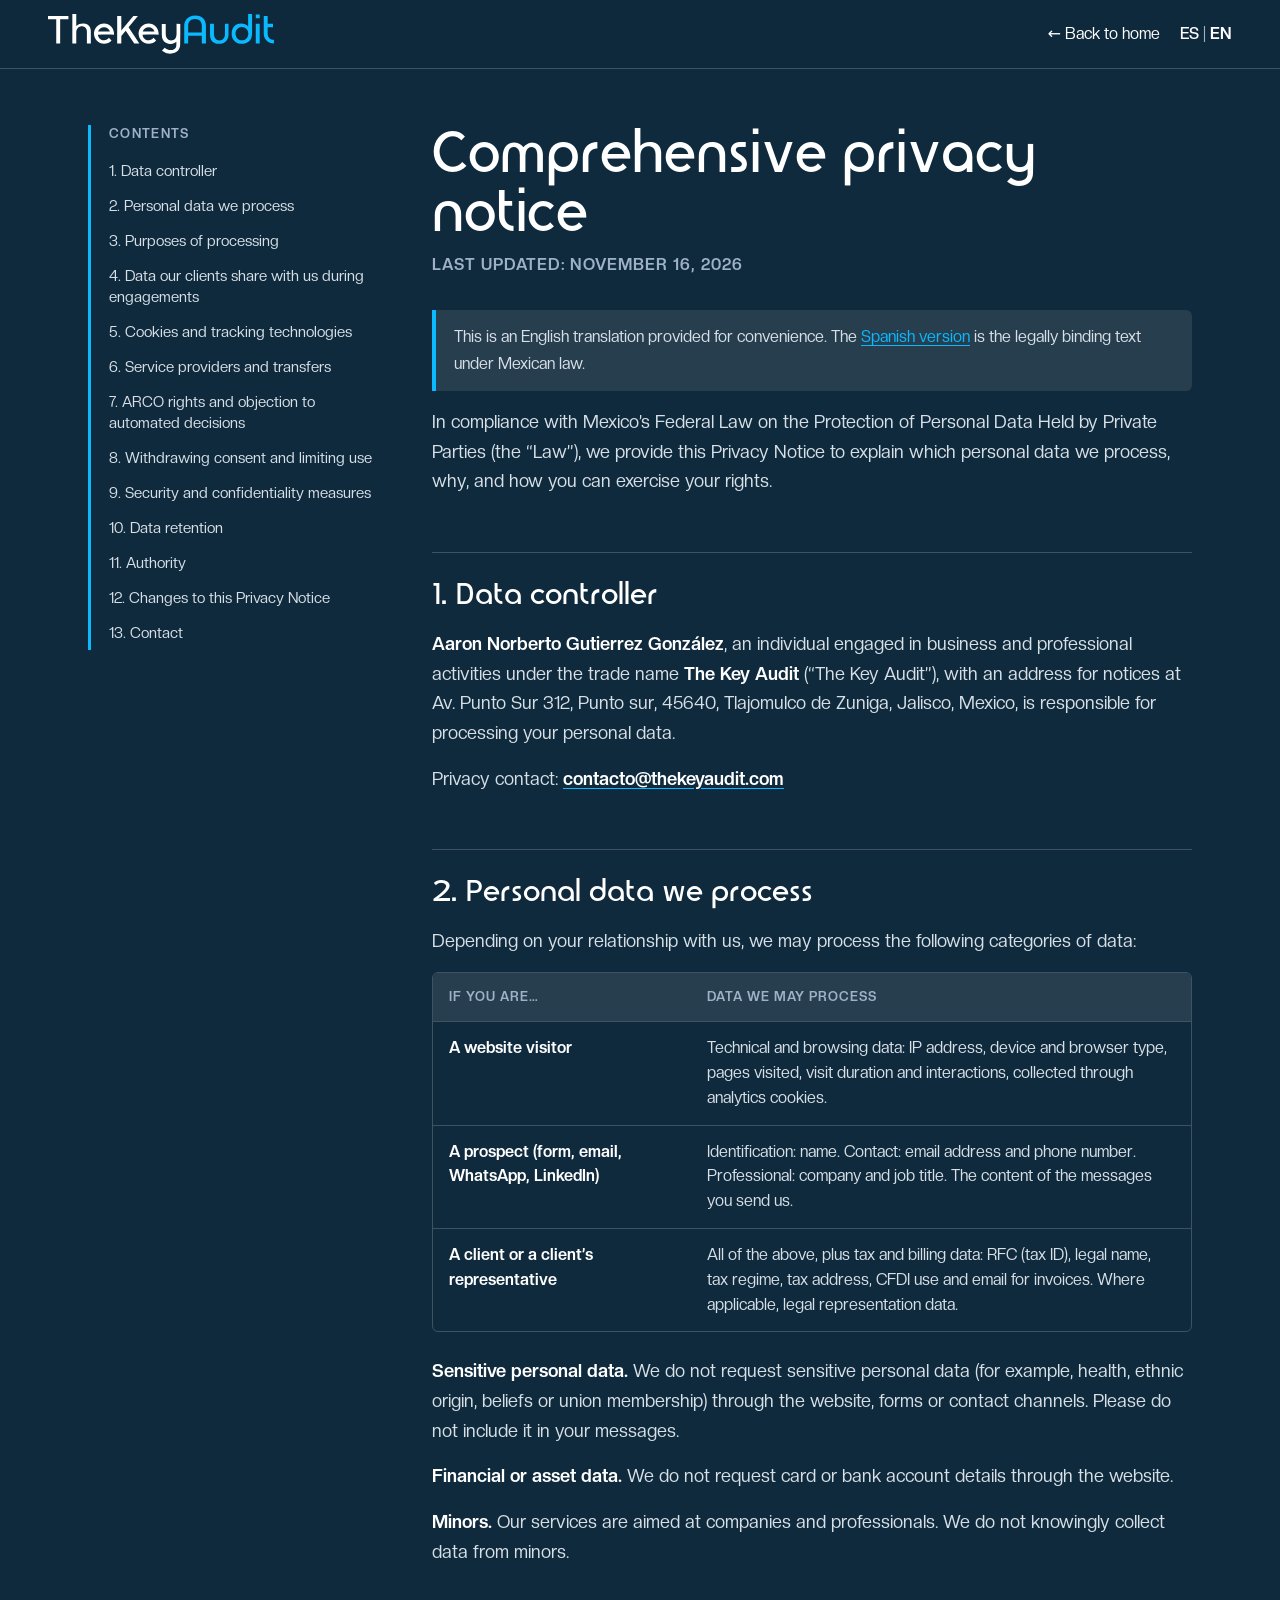
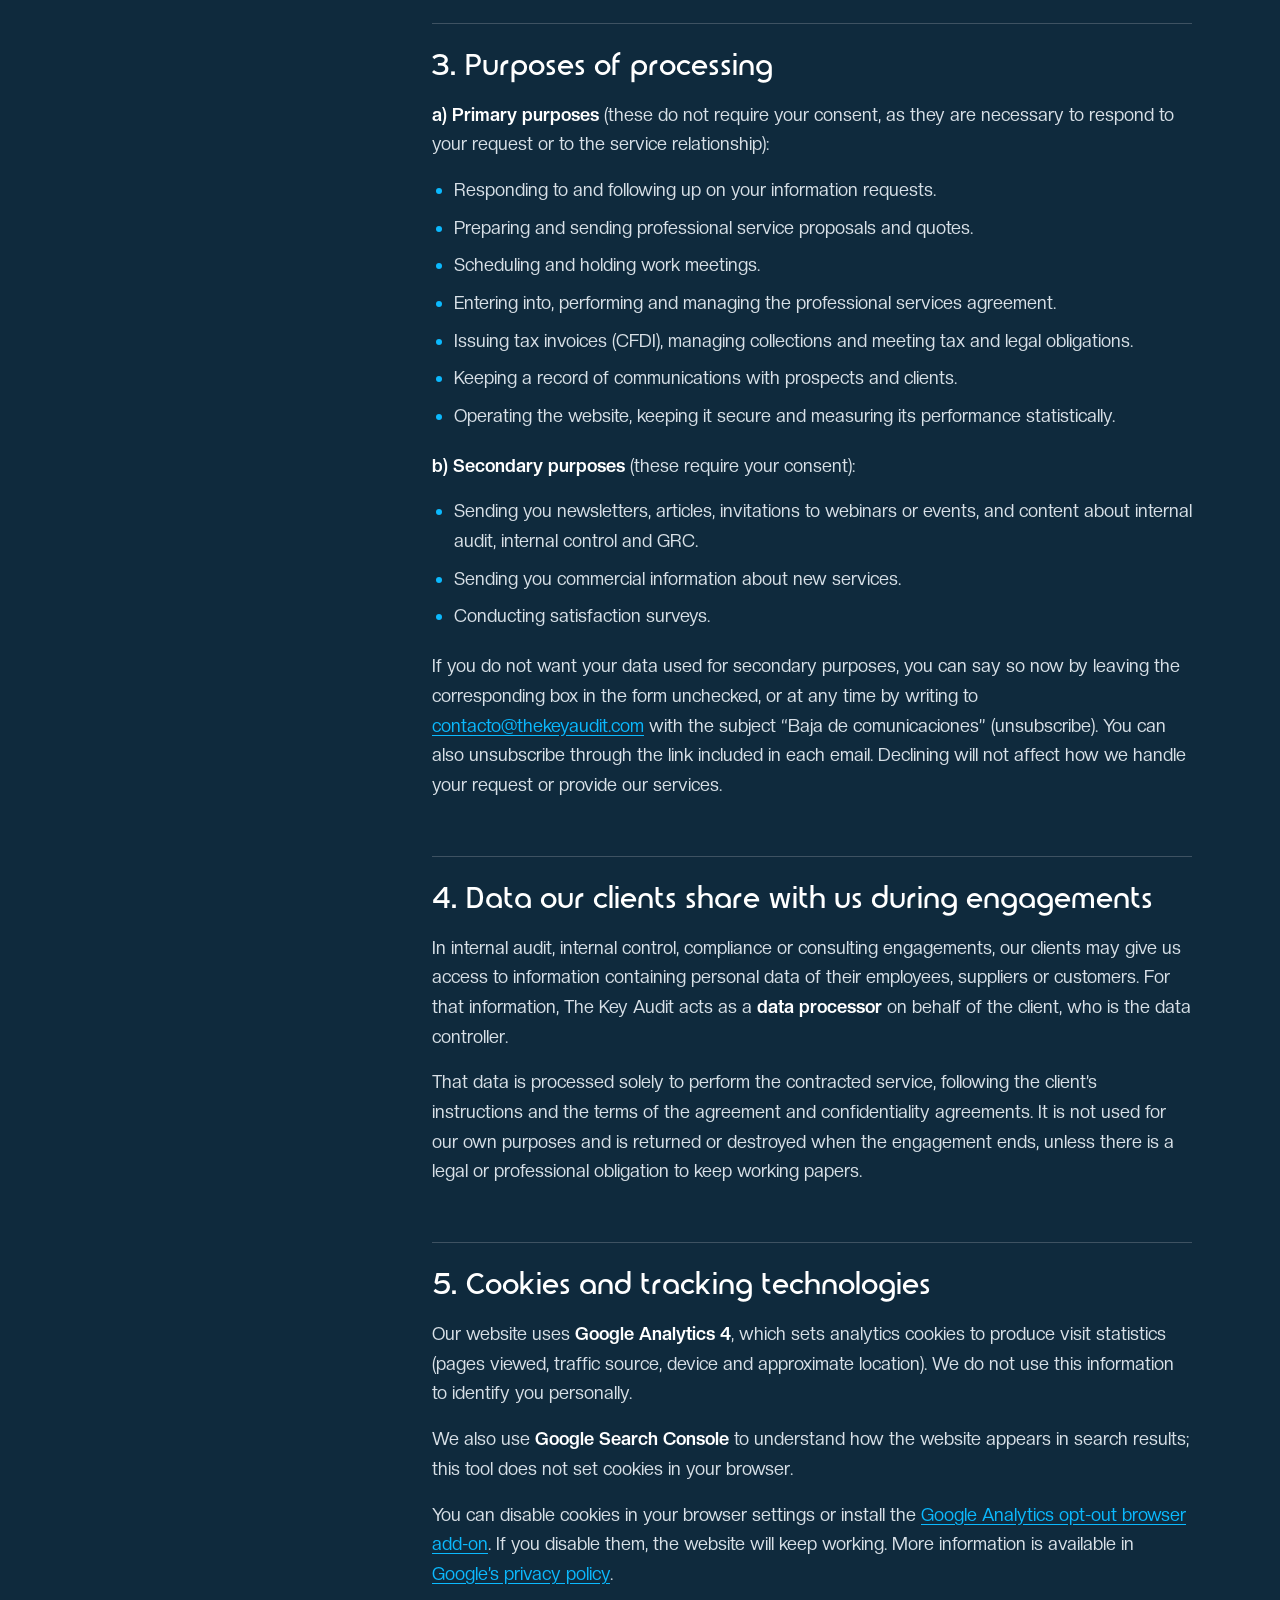
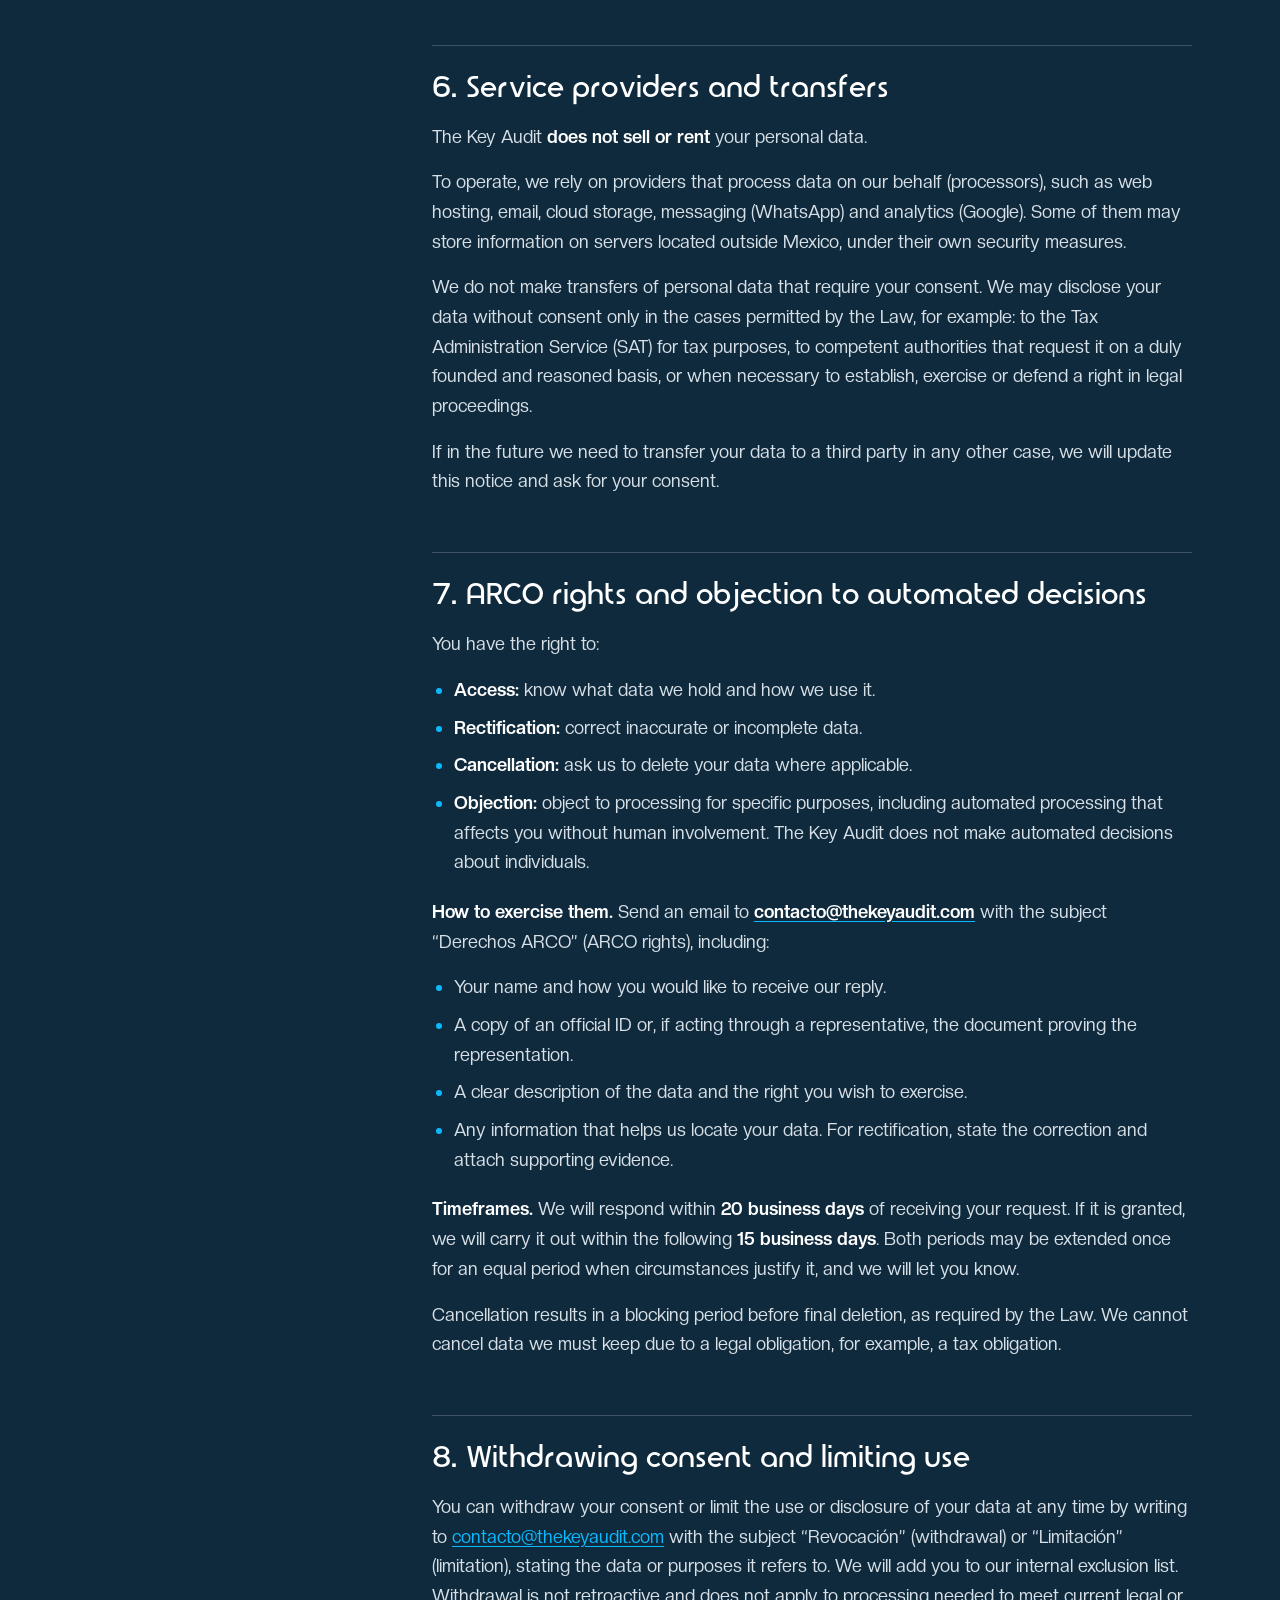
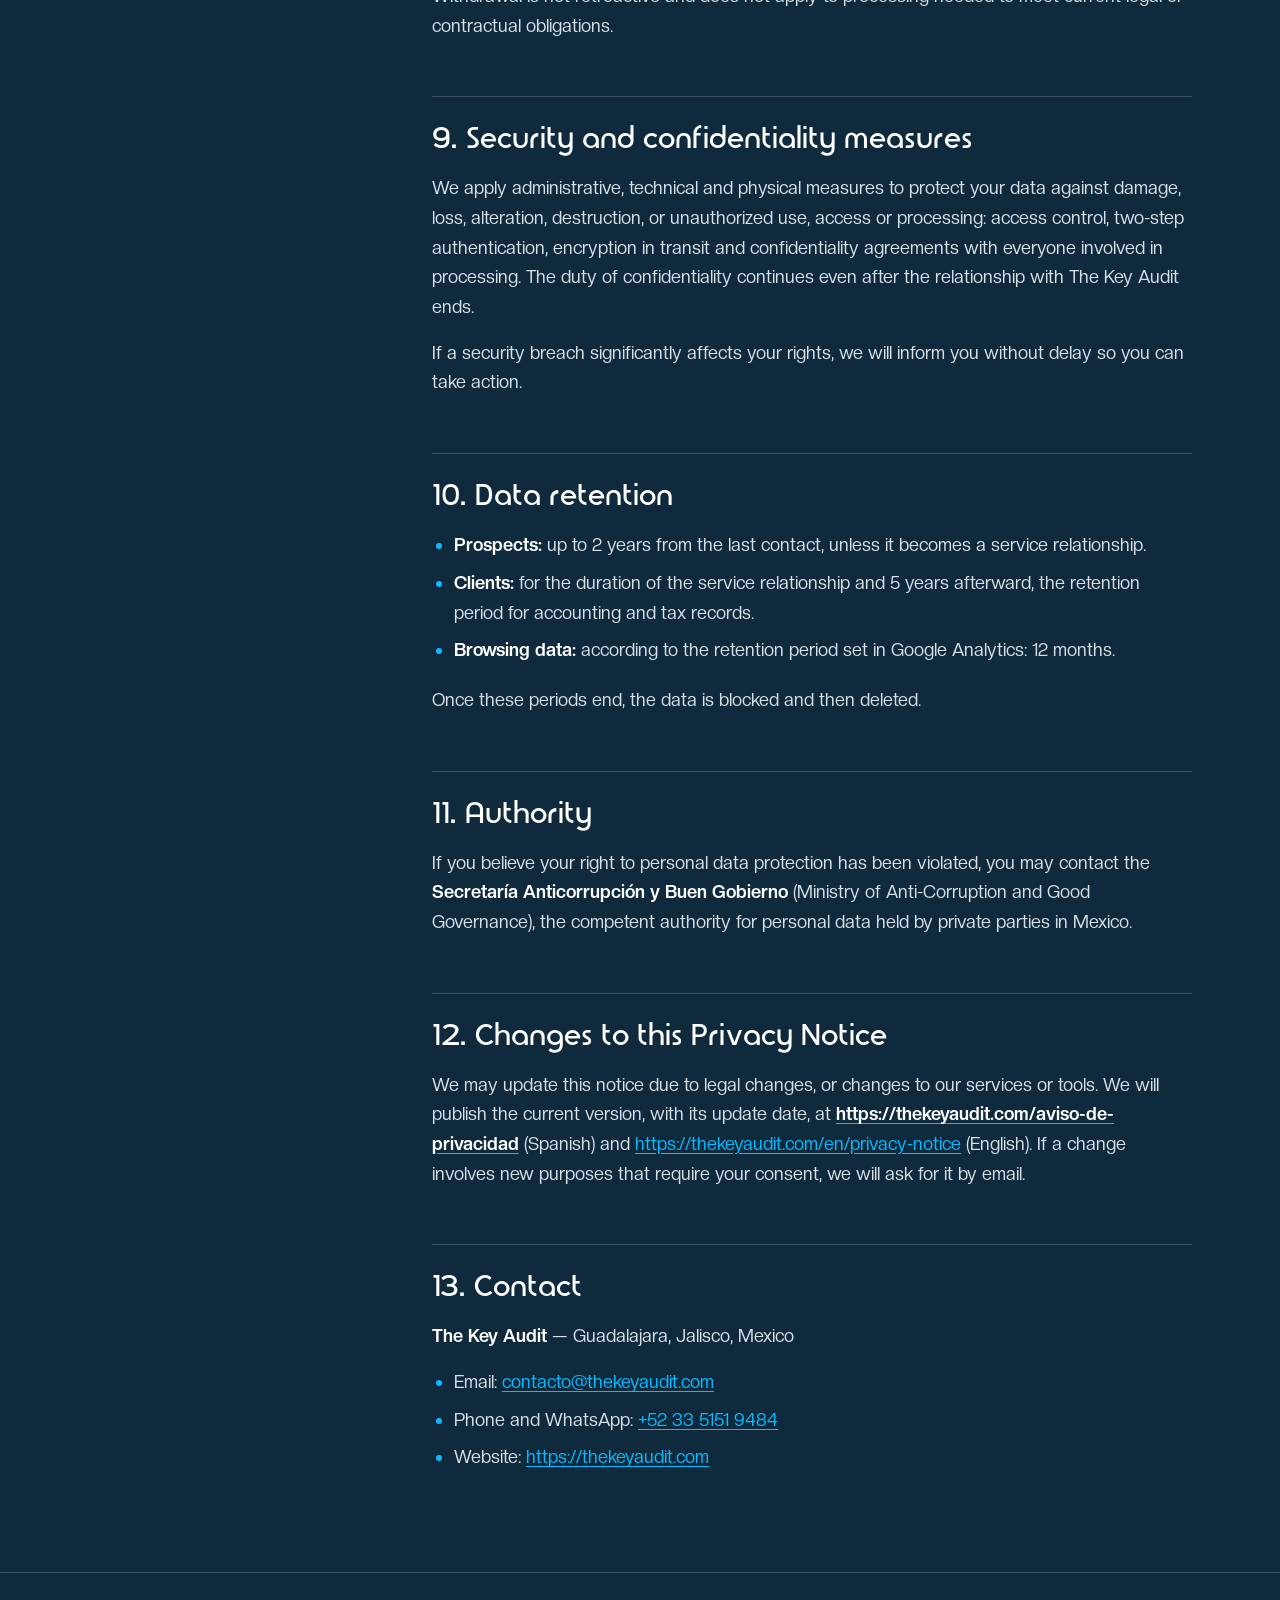
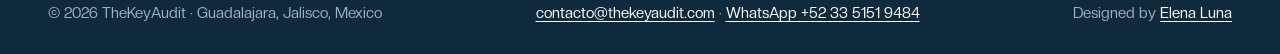
<file: en/privacy-notice/index.html>
<!doctype html>
<html lang="en">
<head>
<meta charset="utf-8">
<meta name="viewport" content="width=device-width, initial-scale=1">
<title>Privacy notice | TheKeyAudit</title>
<meta name="description" content="The Key Audit privacy notice: which personal data we process, why, and how to exercise your ARCO rights.">
<meta name="robots" content="index, follow">
<link rel="canonical" href="https://thekeyaudit.com/en/privacy-notice/">
<link rel="alternate" hreflang="es-MX" href="https://thekeyaudit.com/aviso-de-privacidad/">
<link rel="alternate" hreflang="en" href="https://thekeyaudit.com/en/privacy-notice/">
<link rel="alternate" hreflang="x-default" href="https://thekeyaudit.com/aviso-de-privacidad/">
<meta property="og:type" content="website">
<meta property="og:site_name" content="TheKeyAudit">
<meta property="og:locale" content="en_US">
<meta property="og:title" content="Privacy notice | TheKeyAudit">
<meta property="og:description" content="The Key Audit privacy notice: which personal data we process, why, and how to exercise your ARCO rights.">
<meta property="og:url" content="https://thekeyaudit.com/en/privacy-notice/">
<meta property="og:image" content="https://thekeyaudit.com/assets/img/og/og-en.png">
<meta name="twitter:card" content="summary_large_image">
<meta name="theme-color" content="#0F2A3D">
<link rel="icon" type="image/png" sizes="32x32" href="../../assets/img/favicon/favicon-32.png">
<link rel="icon" type="image/png" sizes="192x192" href="../../assets/img/favicon/favicon-192.png">
<link rel="apple-touch-icon" sizes="180x180" href="../../assets/img/favicon/favicon-180.png">
<link rel="preload" href="../../assets/fonts/Astonpoliz.otf" as="font" type="font/otf" crossorigin>
<link rel="preload" href="../../assets/fonts/CreatoDisplay-Regular.otf" as="font" type="font/otf" crossorigin>
<link rel="stylesheet" href="../../assets/css/legal.css?v=edc63804ce">
<link rel="preconnect" href="https://www.googletagmanager.com">
<script src="../../assets/js/analytics.js?v=6ce02bad77" async></script>
</head>
<body>
<a class="skip" href="#contenido">Skip to content</a>
<header class="top"><div class="top-in">
<a href="../" aria-label="TheKeyAudit, home"><img src="../../assets/img/thekeyaudit-logo-corto-oscuro.svg" alt="TheKeyAudit" width="226" height="40"></a>
<nav aria-label="Navigation"><a href="../">← Back to home</a><span class="lang"><a href="../../aviso-de-privacidad/" hreflang="es" lang="es">ES</a> | <span aria-current="true">EN</span></span></nav>
</div></header>
<div class="wrap">
<nav class="toc" aria-label="Contents"><p>Contents</p><ol><li><a href="#data-controller">1. Data controller</a></li><li><a href="#data">2. Personal data we process</a></li><li><a href="#purposes">3. Purposes of processing</a></li><li><a href="#client-data">4. Data our clients share with us during engagements</a></li><li><a href="#cookies">5. Cookies and tracking technologies</a></li><li><a href="#providers">6. Service providers and transfers</a></li><li><a href="#arco-rights">7. ARCO rights and objection to automated decisions</a></li><li><a href="#revocation">8. Withdrawing consent and limiting use</a></li><li><a href="#security">9. Security and confidentiality measures</a></li><li><a href="#retention">10. Data retention</a></li><li><a href="#authority">11. Authority</a></li><li><a href="#changes">12. Changes to this Privacy Notice</a></li><li><a href="#contact">13. Contact</a></li></ol></nav>
<main id="contenido"><article>
<h1>Comprehensive privacy notice</h1>
<p class="lead">Last updated: <time datetime="2026-11-16">November 16, 2026</time></p>
<p class="note">This is an English translation provided for convenience. The <a href="../../aviso-de-privacidad/" hreflang="es" lang="es">Spanish version</a> is the legally binding text under Mexican law.</p>
<p>In compliance with Mexico’s Federal Law on the Protection of Personal Data Held by Private Parties (the “Law”), we provide this Privacy Notice to explain which personal data we process, why, and how you can exercise your rights.</p>

<h2 id="data-controller">1. Data controller</h2>
<p><strong>Aaron Norberto Gutierrez González</strong>, an individual engaged in business and professional activities under the trade name <strong>The Key Audit</strong> (“The Key Audit”), with an address for notices at Av. Punto Sur 312, Punto sur, 45640, Tlajomulco de Zuniga, Jalisco, Mexico, is responsible for processing your personal data.</p>
<p>Privacy contact: <a href="mailto:contacto@thekeyaudit.com"><strong>contacto@thekeyaudit.com</strong></a></p>

<h2 id="data">2. Personal data we process</h2>
<p>Depending on your relationship with us, we may process the following categories of data:</p>
<div class="tbl"><table>
<thead><tr><th scope="col">If you are…</th><th scope="col">Data we may process</th></tr></thead>
<tbody>
<tr><th scope="row">A website visitor</th><td>Technical and browsing data: IP address, device and browser type, pages visited, visit duration and interactions, collected through analytics cookies.</td></tr>
<tr><th scope="row">A prospect (form, email, WhatsApp, LinkedIn)</th><td>Identification: name. Contact: email address and phone number. Professional: company and job title. The content of the messages you send us.</td></tr>
<tr><th scope="row">A client or a client’s representative</th><td>All of the above, plus tax and billing data: RFC (tax ID), legal name, tax regime, tax address, CFDI use and email for invoices. Where applicable, legal representation data.</td></tr>
</tbody>
</table></div>
<p><strong>Sensitive personal data.</strong> We do not request sensitive personal data (for example, health, ethnic origin, beliefs or union membership) through the website, forms or contact channels. Please do not include it in your messages.</p>
<p><strong>Financial or asset data.</strong> We do not request card or bank account details through the website.</p>
<p><strong>Minors.</strong> Our services are aimed at companies and professionals. We do not knowingly collect data from minors.</p>

<h2 id="purposes">3. Purposes of processing</h2>
<p><strong>a) Primary purposes</strong> (these do not require your consent, as they are necessary to respond to your request or to the service relationship):</p>
<ul>
<li>Responding to and following up on your information requests.</li>
<li>Preparing and sending professional service proposals and quotes.</li>
<li>Scheduling and holding work meetings.</li>
<li>Entering into, performing and managing the professional services agreement.</li>
<li>Issuing tax invoices (CFDI), managing collections and meeting tax and legal obligations.</li>
<li>Keeping a record of communications with prospects and clients.</li>
<li>Operating the website, keeping it secure and measuring its performance statistically.</li>
</ul>
<p><strong>b) Secondary purposes</strong> (these require your consent):</p>
<ul>
<li>Sending you newsletters, articles, invitations to webinars or events, and content about internal audit, internal control and GRC.</li>
<li>Sending you commercial information about new services.</li>
<li>Conducting satisfaction surveys.</li>
</ul>
<p>If you do not want your data used for secondary purposes, you can say so now by leaving the corresponding box in the form unchecked, or at any time by writing to <a href="mailto:contacto@thekeyaudit.com?subject=Baja%20de%20comunicaciones">contacto@thekeyaudit.com</a> with the subject “Baja de comunicaciones” (unsubscribe). You can also unsubscribe through the link included in each email. Declining will not affect how we handle your request or provide our services.</p>

<h2 id="client-data">4. Data our clients share with us during engagements</h2>
<p>In internal audit, internal control, compliance or consulting engagements, our clients may give us access to information containing personal data of their employees, suppliers or customers. For that information, The Key Audit acts as a <strong>data processor</strong> on behalf of the client, who is the data controller.</p>
<p>That data is processed solely to perform the contracted service, following the client’s instructions and the terms of the agreement and confidentiality agreements. It is not used for our own purposes and is returned or destroyed when the engagement ends, unless there is a legal or professional obligation to keep working papers.</p>

<h2 id="cookies">5. Cookies and tracking technologies</h2>
<p>Our website uses <strong>Google Analytics 4</strong>, which sets analytics cookies to produce visit statistics (pages viewed, traffic source, device and approximate location). We do not use this information to identify you personally.</p>
<p>We also use <strong>Google Search Console</strong> to understand how the website appears in search results; this tool does not set cookies in your browser.</p>
<p>You can disable cookies in your browser settings or install the <a href="https://tools.google.com/dlpage/gaoptout" target="_blank" rel="noopener noreferrer">Google Analytics opt-out browser add-on</a>. If you disable them, the website will keep working. More information is available in <a href="https://policies.google.com/privacy" target="_blank" rel="noopener noreferrer">Google’s privacy policy</a>.</p>

<h2 id="providers">6. Service providers and transfers</h2>
<p>The Key Audit <strong>does not sell or rent</strong> your personal data.</p>
<p>To operate, we rely on providers that process data on our behalf (processors), such as web hosting, email, cloud storage, messaging (WhatsApp) and analytics (Google). Some of them may store information on servers located outside Mexico, under their own security measures.</p>
<p>We do not make transfers of personal data that require your consent. We may disclose your data without consent only in the cases permitted by the Law, for example: to the Tax Administration Service (SAT) for tax purposes, to competent authorities that request it on a duly founded and reasoned basis, or when necessary to establish, exercise or defend a right in legal proceedings.</p>
<p>If in the future we need to transfer your data to a third party in any other case, we will update this notice and ask for your consent.</p>

<h2 id="arco-rights">7. ARCO rights and objection to automated decisions</h2>
<p>You have the right to:</p>
<ul>
<li><strong>Access:</strong> know what data we hold and how we use it.</li>
<li><strong>Rectification:</strong> correct inaccurate or incomplete data.</li>
<li><strong>Cancellation:</strong> ask us to delete your data where applicable.</li>
<li><strong>Objection:</strong> object to processing for specific purposes, including automated processing that affects you without human involvement. The Key Audit does not make automated decisions about individuals.</li>
</ul>
<p><strong>How to exercise them.</strong> Send an email to <a href="mailto:contacto@thekeyaudit.com?subject=Derechos%20ARCO"><strong>contacto@thekeyaudit.com</strong></a> with the subject “Derechos ARCO” (ARCO rights), including:</p>
<ul>
<li>Your name and how you would like to receive our reply.</li>
<li>A copy of an official ID or, if acting through a representative, the document proving the representation.</li>
<li>A clear description of the data and the right you wish to exercise.</li>
<li>Any information that helps us locate your data. For rectification, state the correction and attach supporting evidence.</li>
</ul>
<p><strong>Timeframes.</strong> We will respond within <strong>20 business days</strong> of receiving your request. If it is granted, we will carry it out within the following <strong>15 business days</strong>. Both periods may be extended once for an equal period when circumstances justify it, and we will let you know.</p>
<p>Cancellation results in a blocking period before final deletion, as required by the Law. We cannot cancel data we must keep due to a legal obligation, for example, a tax obligation.</p>

<h2 id="revocation">8. Withdrawing consent and limiting use</h2>
<p>You can withdraw your consent or limit the use or disclosure of your data at any time by writing to <a href="mailto:contacto@thekeyaudit.com">contacto@thekeyaudit.com</a> with the subject “Revocación” (withdrawal) or “Limitación” (limitation), stating the data or purposes it refers to. We will add you to our internal exclusion list. Withdrawal is not retroactive and does not apply to processing needed to meet current legal or contractual obligations.</p>

<h2 id="security">9. Security and confidentiality measures</h2>
<p>We apply administrative, technical and physical measures to protect your data against damage, loss, alteration, destruction, or unauthorized use, access or processing: access control, two-step authentication, encryption in transit and confidentiality agreements with everyone involved in processing. The duty of confidentiality continues even after the relationship with The Key Audit ends.</p>
<p>If a security breach significantly affects your rights, we will inform you without delay so you can take action.</p>

<h2 id="retention">10. Data retention</h2>
<ul>
<li><strong>Prospects:</strong> up to 2 years from the last contact, unless it becomes a service relationship.</li>
<li><strong>Clients:</strong> for the duration of the service relationship and 5 years afterward, the retention period for accounting and tax records.</li>
<li><strong>Browsing data:</strong> according to the retention period set in Google Analytics: 12 months.</li>
</ul>
<p>Once these periods end, the data is blocked and then deleted.</p>

<h2 id="authority">11. Authority</h2>
<p>If you believe your right to personal data protection has been violated, you may contact the <strong>Secretaría Anticorrupción y Buen Gobierno</strong> (Ministry of Anti-Corruption and Good Governance), the competent authority for personal data held by private parties in Mexico.</p>

<h2 id="changes">12. Changes to this Privacy Notice</h2>
<p>We may update this notice due to legal changes, or changes to our services or tools. We will publish the current version, with its update date, at <a href="https://thekeyaudit.com/aviso-de-privacidad/"><strong>https://thekeyaudit.com/aviso-de-privacidad</strong></a> (Spanish) and <a href="https://thekeyaudit.com/en/privacy-notice/">https://thekeyaudit.com/en/privacy-notice</a> (English). If a change involves new purposes that require your consent, we will ask for it by email.</p>

<h2 id="contact">13. Contact</h2>
<p><strong>The Key Audit</strong> — Guadalajara, Jalisco, Mexico</p>
<ul>
<li>Email: <a href="mailto:contacto@thekeyaudit.com">contacto@thekeyaudit.com</a></li>
<li>Phone and WhatsApp: <a href="https://wa.me/523351519484" target="_blank" rel="noopener noreferrer">+52 33 5151 9484</a></li>
<li>Website: <a href="https://thekeyaudit.com/en/">https://thekeyaudit.com</a></li>
</ul>
</article></main>
</div>
<footer class="foot"><div class="foot-in">
<span>© 2026 TheKeyAudit · Guadalajara, Jalisco, Mexico</span>
<span><a href="mailto:contacto@thekeyaudit.com">contacto@thekeyaudit.com</a> · <a href="https://wa.me/523351519484" target="_blank" rel="noopener noreferrer">WhatsApp +52 33 5151 9484</a></span>
<span>Designed by <a href="https://elenaluna.com/" target="_blank" rel="noopener">Elena Luna</a></span>
</div></footer>
</body>
</html>
</file>
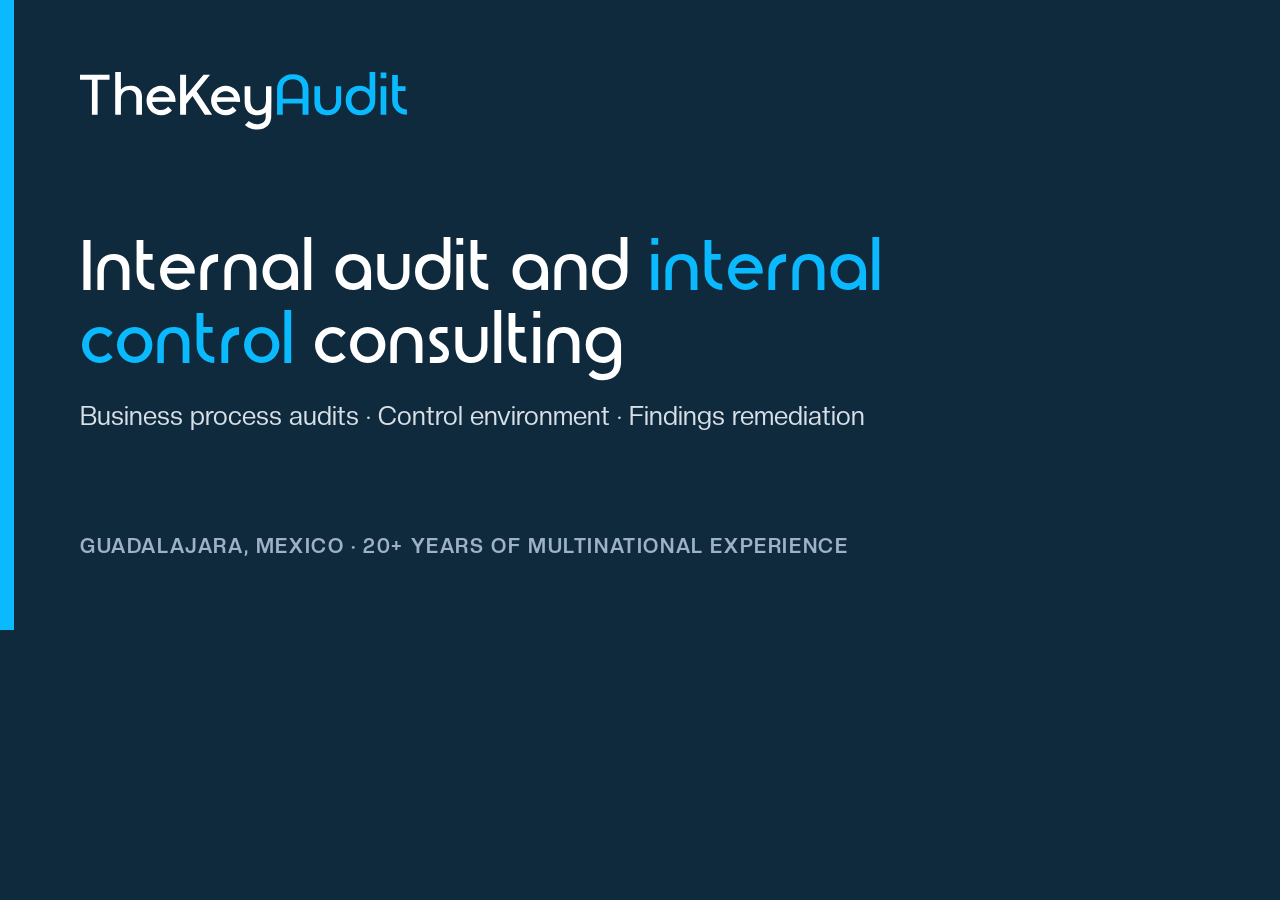
<file: tools/og/og-en.html>
<!doctype html><html><head><meta charset="utf-8"><style>
@font-face{font-family:Aston;src:url(../../assets/fonts/Astonpoliz.otf)}
@font-face{font-family:Creato;src:url(../../assets/fonts/CreatoDisplay-Regular.otf)}
@font-face{font-family:Creato;font-weight:700;src:url(../../assets/fonts/CreatoDisplay-Bold.otf)}
html,body{margin:0;width:1200px;height:630px;overflow:hidden}
body{background:#0F2A3D;color:#fff;font-family:Creato,sans-serif;position:relative}
.wrap{position:absolute;inset:0;padding:72px 80px;display:flex;flex-direction:column;justify-content:space-between;box-sizing:border-box}
img{height:58px;width:auto;align-self:flex-start}
h1{font-family:Aston,serif;font-weight:400;font-size:68px;line-height:1.06;margin:0;max-width:960px}
h1 span{color:#0BB9FE}
.s{font-size:26px;color:#D8E0E7;margin:22px 0 0}
.p{font-size:20px;font-weight:700;letter-spacing:.08em;text-transform:uppercase;color:#9FB2C5;margin:0}
.bar{position:absolute;left:0;top:0;bottom:0;width:14px;background:#0BB9FE}
</style></head><body><div class="bar"></div><div class="wrap">
<img src="../../assets/img/thekeyaudit-logo-corto-oscuro.svg" alt="">
<div><h1>Internal audit and <span>internal control</span> consulting</h1><p class="s">Business process audits · Control environment · Findings remediation</p></div>
<p class="p">Guadalajara, Mexico · 20+ years of multinational experience</p></div></body></html>
</file>
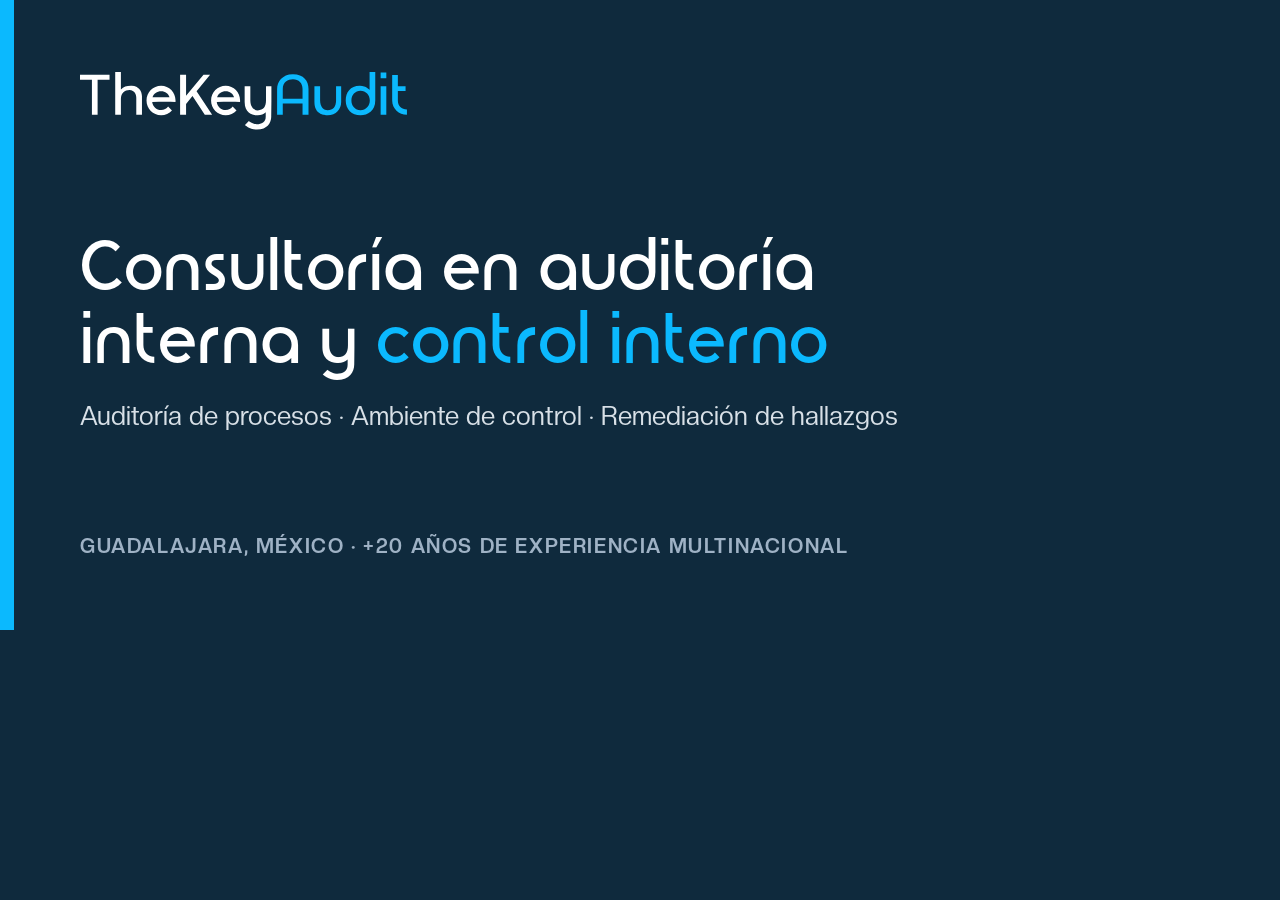
<file: tools/og/og-es.html>
<!doctype html><html><head><meta charset="utf-8"><style>
@font-face{font-family:Aston;src:url(../../assets/fonts/Astonpoliz.otf)}
@font-face{font-family:Creato;src:url(../../assets/fonts/CreatoDisplay-Regular.otf)}
@font-face{font-family:Creato;font-weight:700;src:url(../../assets/fonts/CreatoDisplay-Bold.otf)}
html,body{margin:0;width:1200px;height:630px;overflow:hidden}
body{background:#0F2A3D;color:#fff;font-family:Creato,sans-serif;position:relative}
.wrap{position:absolute;inset:0;padding:72px 80px;display:flex;flex-direction:column;justify-content:space-between;box-sizing:border-box}
img{height:58px;width:auto;align-self:flex-start}
h1{font-family:Aston,serif;font-weight:400;font-size:68px;line-height:1.06;margin:0;max-width:960px}
h1 span{color:#0BB9FE}
.s{font-size:26px;color:#D8E0E7;margin:22px 0 0}
.p{font-size:20px;font-weight:700;letter-spacing:.08em;text-transform:uppercase;color:#9FB2C5;margin:0}
.bar{position:absolute;left:0;top:0;bottom:0;width:14px;background:#0BB9FE}
</style></head><body><div class="bar"></div><div class="wrap">
<img src="../../assets/img/thekeyaudit-logo-corto-oscuro.svg" alt="">
<div><h1>Consultoría en auditoría interna y <span>control interno</span></h1><p class="s">Auditoría de procesos · Ambiente de control · Remediación de hallazgos</p></div>
<p class="p">Guadalajara, México · +20 años de experiencia multinacional</p></div></body></html>
</file>
<file: assets/css/site.css>
@font-face{font-family:"Astonpoliz";src:url("../fonts/Astonpoliz.otf") format("opentype");font-weight:400;font-style:normal;font-display:swap}
@font-face{font-family:"Creato Display";src:url("../fonts/CreatoDisplay-Regular.otf") format("opentype");font-weight:400;font-style:normal;font-display:swap}
@font-face{font-family:"Creato Display";src:url("../fonts/CreatoDisplay-Medium.otf") format("opentype");font-weight:500;font-style:normal;font-display:swap}
@font-face{font-family:"Creato Display";src:url("../fonts/CreatoDisplay-Bold.otf") format("opentype");font-weight:700;font-style:normal;font-display:swap}
@font-face{font-family:"Creato Display";src:url("../fonts/CreatoDisplay-ExtraBold.otf") format("opentype");font-weight:800;font-style:normal;font-display:swap}
body{margin:0}
html{scroll-behavior:smooth}
@media (prefers-reduced-motion:reduce){html{scroll-behavior:auto}}

/* Tokens de color */
.tka{--rule:#0BB9FE;--bg:#0F2A3D;--surface:#0F2A3D;--card:#0F2A3D;--deep:#273E4F;--deep-line:#334C62;--deep-line2:#4C6983;--band:#0F2A3D;--foot:#0F2A3D;--sec:#0F2A3D;--tx:#FFFFFF;--tx2:#D8E0E7;--tx3:#9FB2C5;--link:#0BB9FE;--link-hover:#6EC9FC;--accent:#0BB9FE;--line:#3E5262;--line2:#566876;--field:#6F7E8A;--placeholder:#273E4F;--btn-bg:#0BB9FE;--btn-tx:#0F2A3D;--deco:#3E5262;--focus:rgba(11,185,254,0.32)}
.tka.oscuro{--rule:#0BB9FE;--bg:#0F2A3D;--surface:#0F2A3D;--card:#0F2A3D;--deep:#273E4F;--deep-line:#334C62;--deep-line2:#4C6983;--band:#0F2A3D;--foot:#0F2A3D;--sec:#0F2A3D;--tx:#FFFFFF;--tx2:#D8E0E7;--tx3:#9FB2C5;--link:#0BB9FE;--link-hover:#6EC9FC;--accent:#0BB9FE;--line:#3E5262;--line2:#566876;--field:#6F7E8A;--placeholder:#273E4F;--btn-bg:#0BB9FE;--btn-tx:#0F2A3D;--deco:#3E5262;--focus:rgba(11,185,254,0.32)}
.tka .metodo-grid{display:grid;grid-template-columns:repeat(auto-fit,minmax(240px,1fr));column-gap:32px}
.tka .metodo-step{display:grid;grid-row:span 5;grid-template-rows:subgrid;text-align:center;margin-bottom:24px}
.tka .srv-card{flex:1 1 480px;min-width:0;display:flex;flex-direction:column;gap:22px;padding:36px;background:#273E4F;color:#FFFFFF;border:1.5px solid #0BB9FE;border-radius:6px;box-sizing:border-box}
.tka.oscuro .srv-card{background:#273E4F}
.tka .form-err{display:flex;gap:14px;align-items:flex-start;padding:16px 18px;border:1.5px solid #FF8A7A;border-left-width:6px;border-radius:6px;background:rgba(255,138,122,.08);color:#FFFFFF}
.grecaptcha-badge{visibility:hidden!important}
.tka .form-recaptcha a{color:inherit}
.tka .form-err svg{flex:none;margin-top:2px;color:#FF8A7A}
.tka .form-err-tag{display:inline-block;margin-right:8px;padding:2px 8px;border-radius:2px;background:#FF8A7A;color:#0F2A3D;font-size:12px;font-weight:800;letter-spacing:.08em;text-transform:uppercase;vertical-align:2px}
.tka .srv-card.srv-line,.tka.oscuro .srv-card.srv-line{background:transparent}
.tka .srv-tiles{margin:auto 0 0;padding:0;list-style:none;display:grid;grid-template-columns:repeat(auto-fit,minmax(210px,1fr));gap:14px}
.tka .srv-tiles li{display:flex;align-items:center;gap:16px;min-height:76px;padding:14px 18px;border:1px solid #0979B0;border-radius:6px;background:#0F2A3D;box-sizing:border-box}
.tka.oscuro .srv-tiles li{background:#0F2A3D}
.tka .exp-card{padding:32px;border:2px solid #0BB9FE;border-radius:6px;background:transparent;box-sizing:border-box;min-width:0}
.tka .exp-stats{display:grid;grid-template-columns:repeat(auto-fit,minmax(200px,1fr));gap:20px;min-width:0}
.tka .exp-stat{display:flex;flex-direction:column;gap:10px;padding:24px;border:2px solid #0BB9FE;border-radius:6px;background:transparent}
@media (max-width:767px){.tka .exp-stats{grid-template-columns:repeat(2,minmax(0,1fr));gap:12px}.tka .exp-stat{padding:18px 16px;gap:8px}.tka .exp-stat p:first-child{font-size:34px !important}.tka .exp-stat p:last-child{font-size:15px !important;line-height:1.4 !important}}
.tka .sello-region{display:flex;flex-direction:column;gap:18px}
.tka .sello-item{display:flex;flex-direction:column;align-items:center;gap:14px;width:88px}
.tka .sello{width:88px;height:114px;padding:8px 4px 12px;display:flex;flex-direction:column;align-items:center;justify-content:space-between;border:3px solid;border-radius:6px;box-sizing:border-box;transform:rotate(var(--r));transition:transform var(--d3) var(--ease-out)}
.tka .sello-item:hover .sello{transform:rotate(0) scale(1.04)}
.tka .cmp-wrap{border:1.5px solid #0BB9FE;border-radius:6px;overflow:hidden}
.tka .cmp{width:100%;border-collapse:collapse;table-layout:fixed}
.tka .cmp th,.tka .cmp td{text-align:left;vertical-align:middle;border-bottom:1px solid #0979B0}
.tka .cmp tbody tr:last-child td{border-bottom:0}
.tka .cmp th{padding:24px 40px;font-size:14px;font-weight:700;letter-spacing:.16em}
.tka .cmp td{padding:28px 40px;font-size:20px;line-height:1.45}
.tka .cmp .cmp-l{background:#0F2A3D;color:#BBC9D5}
.tka .cmp .cmp-r{background:#273E4F;color:#FFFFFF;font-weight:700;border-left:24px solid #1B3043}
.tka .cmp th.cmp-r{color:#0BB9FE}
@media (max-width: 767px){.tka .cmp th,.tka .cmp td{padding:18px 16px;font-size:16px}.tka .cmp th{font-size:12px}.tka .cmp .cmp-r{border-left-width:8px}}
.tka .eleg-grid{margin:0;padding:0;list-style:none;display:grid;grid-template-columns:repeat(auto-fit,minmax(280px,1fr));gap:28px}
.tka .eleg-card{display:flex;flex-direction:column;min-height:420px;padding:40px 40px 48px;border:2px solid #0BB9FE;border-radius:6px;background:transparent;box-sizing:border-box;transition:border-color var(--d2) var(--ease-out)}
.tka .eleg-card.on{background:transparent;border:2px solid #0BB9FE}
.tka .eleg-card:hover{border-color:#6EC9FC}
.tka .eleg-card.alt{background:#2B3E4D;border:1.5px solid #0979B0}
.tka .eleg-card.alt:hover{border-color:#0BB9FE}
.tka .rad{position:relative;width:100%;max-width:440px;margin:-6px auto 0;aspect-ratio:520/390}
.tka .rad-core{position:absolute;left:50%;top:50%;width:104px;height:104px;transform:translate(-50%,-50%);border-radius:50%;background:#0BB9FE;color:#0F2A3D;display:flex;align-items:center;justify-content:center}
.tka .rad-node{position:absolute;width:54px;height:54px;transform:translate(-50%,-50%);border-radius:50%;border:2px solid #0BB9FE;background:#0F2A3D;color:#FFFFFF;display:flex;align-items:center;justify-content:center;box-sizing:border-box}
.tka .rad-lab{position:absolute;width:max-content;max-width:120px;font-size:15px;line-height:1.3;font-weight:700;color:#FFFFFF}
@media (max-width:767px){.tka .srv-card{padding:24px 16px}}
@media (max-width:359px){.tka .radm{zoom:.88}}
.tka .radm{display:none;position:relative;width:310px;height:318px;margin:0 auto}
.tka .radm-core{position:absolute;width:84px;height:84px;transform:translate(-50%,-50%);border-radius:50%;background:#0BB9FE;color:#0F2A3D;display:flex;align-items:center;justify-content:center}
.tka .radm-node{position:absolute;width:46px;height:46px;transform:translate(-50%,-50%);border-radius:50%;border:2px solid #0BB9FE;background:#0F2A3D;color:#FFFFFF;display:flex;align-items:center;justify-content:center;box-sizing:border-box}
.tka .radm-lab{position:absolute;width:96px;transform:translateX(-50%);text-align:center;font-size:12px;line-height:1.25;font-weight:700;color:#FFFFFF}
.tka .rad-alt{display:none}
@media (max-width: 1100px){.tka .rad{display:none}.tka .radm{display:block}}
.tka [role="tab"]:hover{color:#FFFFFF}
.tka [role="tab"]:focus-visible{outline:2px solid #0BB9FE;outline-offset:4px}
.tka .faq-grid{display:grid;grid-template-columns:repeat(auto-fit,minmax(420px,1fr));gap:20px 28px;align-items:start}
.tka .faq-card{display:flex;gap:20px;padding:26px 30px;border:2px solid #0BB9FE;border-radius:6px;background:transparent;box-sizing:border-box;transition:border-color var(--d2) var(--ease-out)}
.tka .faq-card:hover{border-color:#6EC9FC}
@media (max-width: 767px){.tka .faq-grid{grid-template-columns:1fr}.tka .faq-card{padding:20px}}
@keyframes tka-cascade{from{opacity:0;transform:translateY(28px)}to{opacity:1;transform:none}}
.tka .sol-card{animation:tka-cascade 600ms var(--ease-out) both}
.tka .sol-card:nth-child(1){animation-delay:60ms}.tka .sol-card:nth-child(2){animation-delay:180ms}.tka .sol-card:nth-child(3){animation-delay:300ms}.tka .sol-card:nth-child(4){animation-delay:420ms}
.tka.motion-on .rv-casc:not([data-in]) .sol-card{animation-play-state:paused}
@media (prefers-reduced-motion: reduce){.tka .sol-card{animation:none}}
.tka section{scroll-margin-top:16px}
@media (max-width:1023px){.tka section,.tka #contenido{scroll-margin-top:84px}}
.tka a:focus-visible,.tka button:focus-visible,.tka [tabindex]:focus-visible,.tka input[type="radio"]:focus-visible{outline:2px solid #0BB9FE;outline-offset:3px;border-radius:4px}
.tka #contenido:focus{outline:none}
.tka .skip{position:absolute;left:16px;top:-80px;z-index:60;padding:12px 18px;border-radius:6px;background:#F3F6FA;color:#0F2A3D;font-weight:700;text-decoration:none;transition:top var(--d2) var(--ease-out)}
.tka .skip:focus{top:12px}
@media (max-width:1023px){.tka .side-tab{display:none !important}}
.tka footer a{min-height:44px;box-sizing:border-box}
.tka .faq-q{all:unset;display:flex;justify-content:space-between;align-items:flex-start;gap:12px;width:100%;font:inherit;color:inherit;pointer-events:none}
.tka .faq-sign{display:none !important}
@media (max-width:767px){.tka .faq-q{pointer-events:auto;cursor:pointer;min-height:44px}.tka .faq-sign{display:inline-block !important;flex:none}.tka .faq-a[data-open="false"]{display:none}.tka .faq-card:has(.faq-q:hover){border-color:#6EC9FC}}
.tka .sol-grid{display:grid;grid-template-columns:repeat(auto-fit,minmax(240px,1fr));column-gap:20px;align-items:stretch}
.tka .sol-card{display:grid;grid-row:span 4;grid-template-rows:subgrid;margin-bottom:20px;padding:24px 26px;border:2px solid #0BB9FE;border-radius:6px;background:transparent;box-sizing:border-box}
.tka .sol-card:nth-child(even){background:#2B3E4D;border:1.5px solid #0979B0}
.tka .sol-card>*:nth-child(2){align-self:start}
.tka{--sol-card:#273E4F}.tka.oscuro{--sol-card:#273E4F}
/* Tokens de movimiento */
.tka{--ease-out:cubic-bezier(0.22,1,0.36,1);--ease-io:cubic-bezier(0.65,0,0.35,1);--ease-in:cubic-bezier(0.55,0,1,0.45);--d1:120ms;--d2:200ms;--d3:400ms;--d4:700ms;--d5:1100ms;--rise:24px}
.tka{font-synthesis:none;-webkit-font-smoothing:antialiased}
.tka button,.tka input,.tka select,.tka textarea{font-family:inherit}
.tka [stroke="var(--accent)"]{stroke:var(--accent)}.tka [stroke="var(--deco)"]{stroke:var(--deco)}
.tka a{color:var(--link)}.tka a:hover{color:var(--link-hover)}

/* Navegación: escritorio / hamburguesa (tablet y móvil) */
@media (max-width:1023px){.tka .site-hdr{position:fixed !important;top:0;left:0;right:0;background:rgba(15,42,61,0.96);-webkit-backdrop-filter:blur(8px);backdrop-filter:blur(8px);border-bottom:1px solid #273E4F}.tka .site-hdr>div{padding:12px 16px !important;gap:0 !important}.tka #inicio{padding-top:68px}}
.tka .hdr-top{display:grid;grid-template-columns:1fr auto 1fr;align-items:center;gap:16px}
@media (max-width:1023px){.tka .hdr-logo img{height:40px !important}}
.tka .burger{display:none}
@media (max-width:1023px){.tka .nav-desk,.tka .lang-desk{display:none !important}.tka .burger{display:inline-flex !important}}
.tka .burger-line{transition:transform var(--d3) var(--ease-io),opacity var(--d2) var(--ease-out)}
.tka .menu-link{transition:color var(--d2) var(--ease-out),padding-left var(--d3) var(--ease-out)}
.tka .menu-link:hover{color:#0BB9FE;padding-left:8px}

/* Keyframes */
@keyframes tka-rise{from{opacity:0;transform:translateY(var(--rise))}to{opacity:1;transform:none}}
@keyframes tka-drop{from{opacity:0;transform:translateY(-12px)}to{opacity:1;transform:none}}
@keyframes tka-unveil{from{clip-path:inset(0 0 100% 0);transform:translateY(0.3em)}to{clip-path:inset(0 0 0 0);transform:none}}
@keyframes tka-rule{from{transform:scaleX(0)}to{transform:scaleX(1)}}
@keyframes tka-draw{from{stroke-dashoffset:1400}to{stroke-dashoffset:0}}
@keyframes tka-glow{from{opacity:0;transform:scale(1.08)}to{opacity:1;transform:none}}
@keyframes tka-pop{from{opacity:0;transform:scale(0)}to{opacity:1;transform:none}}
@keyframes tka-tab{from{transform:translate(100%,-50%)}to{transform:translate(0,-50%)}}
@keyframes tka-check{from{stroke-dashoffset:40}to{stroke-dashoffset:0}}
@keyframes tka-spin{to{transform:rotate(360deg)}}
@keyframes tka-panel{from{clip-path:inset(0 0 100% 0)}to{clip-path:inset(0 0 0 0)}}

/* 1 · Coreografía de carga (hero) */
@media (prefers-reduced-motion:no-preference){
.tka .ld{animation:tka-rise var(--d4) var(--ease-out) both;animation-delay:var(--at,0ms)}
.tka .ld-drop{animation:tka-drop 500ms var(--ease-out) both;animation-delay:var(--at,0ms)}
.tka .ld-unveil{animation:tka-unveil 900ms var(--ease-out) both;animation-delay:var(--at,0ms)}
.tka .ld-rule{transform-origin:left center;animation:tka-rule 600ms var(--ease-out) both;animation-delay:var(--at,0ms)}
.tka .ld-glow{animation:tka-glow var(--d5) var(--ease-out) both}
.tka .ld-draw path{stroke-dasharray:1400;animation:tka-draw 1600ms var(--ease-io) both;animation-delay:var(--at,0ms)}
.tka .ld-draw circle{transform-box:fill-box;transform-origin:center;animation:tka-pop var(--d3) var(--ease-out) both;animation-delay:1800ms}
.tka .side-tab{animation:tka-tab 500ms var(--ease-out) 1400ms both}
.tka .menu-panel{animation:tka-panel 500ms var(--ease-out) both}
.tka .menu-panel .mi{animation:tka-rise 500ms var(--ease-out) both;animation-delay:var(--at,0ms)}
}

/* 2 · Revelaciones al hacer scroll (activadas por IntersectionObserver) */
.tka.motion-on .rv{opacity:0;transform:translateY(var(--rise));transition:opacity var(--d4) var(--ease-out),transform var(--d4) var(--ease-out);transition-delay:var(--at,0ms)}
.tka.motion-on .rv[data-in]{opacity:1;transform:none}
.tka.motion-on .rv-mask{clip-path:inset(0 0 100% 0);transform:translateY(0.3em);transition:clip-path 900ms var(--ease-out),transform 900ms var(--ease-out);transition-delay:var(--at,0ms)}
.tka.motion-on .rv-mask[data-in]{clip-path:inset(0 0 0 0);transform:none}
.tka.motion-on .rv-img{clip-path:inset(100% 0 0 0);transition:clip-path 900ms var(--ease-out);transition-delay:var(--at,0ms)}
.tka.motion-on .rv-img .rv-img-in{transform:scale(1.06);transition:transform 1400ms var(--ease-out)}
.tka.motion-on .rv-img[data-in]{clip-path:inset(0 0 0 0)}
.tka.motion-on .rv-img[data-in] .rv-img-in{transform:none}
.tka.motion-on .rv-draw path{stroke-dasharray:1400;stroke-dashoffset:1400;transition:stroke-dashoffset 1800ms var(--ease-io)}
.tka.motion-on .rv-draw[data-in] path{stroke-dashoffset:0}
.tka.motion-on .rv-draw circle{transform-box:fill-box;transform-origin:center;transform:scale(0);transition:transform var(--d3) var(--ease-out)}
.tka.motion-on .rv-draw[data-in] circle{transform:none}
.tka.motion-on .rv-draw[data-in] circle:nth-of-type(1){transition-delay:500ms}
.tka.motion-on .rv-draw[data-in] circle:nth-of-type(2){transition-delay:800ms}
.tka.motion-on .rv-draw[data-in] circle:nth-of-type(3){transition-delay:1100ms}
.tka.motion-on .rv-draw[data-in] circle:nth-of-type(4){transition-delay:1400ms}
.tka .mask-pad{padding-bottom:0.1em}

/* 3 · Parallax y lectura guiada (CSS scroll-driven; sin JS) */
@supports (animation-timeline: view()){
@media (prefers-reduced-motion:no-preference){
.tka .px{animation:tka-px linear both;animation-timeline:view();animation-range:cover}
@keyframes tka-px{from{transform:translateY(calc(var(--px,40px) * -1))}to{transform:translateY(var(--px,40px))}}
.tka .read{background:linear-gradient(180deg,#FFFFFF 50%,rgba(255,255,255,0.32) 50%) 0 100%/100% 200% no-repeat;-webkit-background-clip:text;background-clip:text;color:transparent;animation:tka-read linear both;animation-timeline:view();animation-range:entry 30% cover 55%}
@keyframes tka-read{to{background-position:0 0}}
}
}

/* 4 · Hover y presión */
.tka .btn{transition:box-shadow var(--d2) var(--ease-out),transform var(--d1) var(--ease-out)}
.tka .btn:hover{box-shadow:inset 0 0 0 999px rgba(255,255,255,0.14)}
.tka .btn[style*="background: #F3F6FA"]:hover{box-shadow:inset 0 0 0 999px rgba(11,185,254,0.18)}
.tka .btn-ghost:hover{box-shadow:inset 0 0 0 999px rgba(11,185,254,0.14)}
.tka .btn:active{transform:scale(0.98)}
.tka .btn .arr{transition:transform var(--d2) var(--ease-out)}
.tka .btn:hover .arr{transform:translateX(4px)}
.tka .btn:hover .arr-down{transform:translateY(4px)}
.tka .ul{background:linear-gradient(currentColor,currentColor) 0 100%/0% 1.5px no-repeat;transition:background-size var(--d3) var(--ease-out)}
.tka .ul:hover,.tka .ul[aria-current="true"]{background-size:100% 1.5px}
.tka .card{transition:box-shadow var(--d3) var(--ease-out),transform var(--d3) var(--ease-out)}
.tka .card:hover{transform:translateY(-3px);box-shadow:0 0 0 1px var(--accent),0 12px 32px -16px rgba(15,42,61,0.35)}
.tka .ico{transition:transform var(--d4) var(--ease-out)}
.tka .card:hover .ico-gear{transform:rotate(60deg)}
.tka .card:hover .ico-flow{transform:scale(1.08)}
.tka .icon-btn{transition:background-color var(--d2) var(--ease-out),transform var(--d1) var(--ease-out)}
.tka .icon-btn:hover{background-color:rgba(255,255,255,0.14)}
.tka .icon-btn:active{transform:scale(0.94)}
.tka .theme-ico{transition:transform var(--d4) var(--ease-out)}
.tka .icon-btn:hover .theme-ico{transform:rotate(-20deg)}
.tka .side-tab{transition:padding var(--d2) var(--ease-out)}
.tka .side-tab:hover{padding-right:18px}
@media (max-width:767px){.tka .side-tab{min-width:30px !important;padding:12px 7px !important;font-size:10px !important;letter-spacing:0.1em !important;border-radius:5px 0 0 5px !important}.tka .side-tab:hover{padding-right:9px !important}}
.tka .faq-btn .sign{transition:transform var(--d3) var(--ease-io)}
.tka .q{transition:color var(--d2) var(--ease-out)}
.tka .faq-btn:hover .q{color:var(--link)}
.tka .chip{transition:background-color var(--d2) var(--ease-out),color var(--d2) var(--ease-out),border-color var(--d2) var(--ease-out)}
.tka .bar{transform-origin:left center;transition:transform 600ms var(--ease-io)}
.tka .dot{transition:width var(--d3) var(--ease-io),background-color var(--d3) var(--ease-io)}

/* 5 · Cursor: linterna del auditor (solo puntero fino) */
.tka .spot{pointer-events:none;opacity:var(--so,0);transition:opacity 500ms var(--ease-out)}
@media (hover:none),(prefers-reduced-motion:reduce){.tka .spot{display:none}}

/* 6 · Microinteracciones del formulario */
.tka .field{transition:border-color var(--d2) var(--ease-out),box-shadow var(--d2) var(--ease-out)}
.tka .field:focus{outline:none;border-color:var(--link);box-shadow:0 0 0 3px var(--focus)}
.tka .opt{transition:border-color var(--d2) var(--ease-out),background-color var(--d2) var(--ease-out)}
.tka .opt:has(input:checked){border-color:var(--link);background-color:var(--focus)}
.tka .spin{animation:tka-spin 900ms linear infinite}
@media (prefers-reduced-motion:no-preference){
.tka .check path{stroke-dasharray:40;animation:tka-check 600ms var(--ease-out) 150ms both}
.tka .ok > *{animation:tka-rise 500ms var(--ease-out) both;animation-delay:var(--at,0ms)}
}

/* 7 · Transiciones de vista (tema, pestañas, carrusel) y de página */
@view-transition{navigation:auto}
::view-transition-group(*){animation-duration:400ms;animation-timing-function:cubic-bezier(0.65,0,0.35,1)}
html:not([data-vt]) .vt-header{view-transition-name:tka-header}
html:not([data-vt])::view-transition-old(root){animation:220ms cubic-bezier(0.55,0,1,0.45) both tka-page-out}
html:not([data-vt])::view-transition-new(root){animation:500ms cubic-bezier(0.22,1,0.36,1) 120ms both tka-page-in}
@keyframes tka-page-out{to{opacity:0;transform:translateY(-12px)}}
@keyframes tka-page-in{from{opacity:0;transform:translateY(24px)}}
html[data-vt="theme"]::view-transition-old(root){animation:none}
html[data-vt="theme"]::view-transition-new(root){animation:tka-circle 650ms cubic-bezier(0.65,0,0.35,1)}
@keyframes tka-circle{from{clip-path:circle(0px at var(--vt-x,50%) var(--vt-y,0px))}to{clip-path:circle(var(--vt-r,150vmax) at var(--vt-x,50%) var(--vt-y,0px))}}
html[data-vt="swap"]::view-transition-old(root),html[data-vt="swap"]::view-transition-new(root),html[data-vt="slide"]::view-transition-old(root),html[data-vt="slide"]::view-transition-new(root){animation:none}
html[data-vt="swap"] .vt-monitor{view-transition-name:tka-monitor}
html[data-vt="slide"] .vt-slide{view-transition-name:tka-slide}
html[data-vt="slide"] .vt-slide-vis{view-transition-name:tka-slide-vis}
html[data-vt="slide"] .vt-quote{view-transition-name:tka-quote}
::view-transition-old(tka-slide),::view-transition-old(tka-monitor),::view-transition-old(tka-quote){animation:200ms cubic-bezier(0.55,0,1,0.45) both tka-vt-out}
::view-transition-new(tka-slide),::view-transition-new(tka-monitor),::view-transition-new(tka-quote){animation:400ms cubic-bezier(0.22,1,0.36,1) 80ms both tka-vt-in}
::view-transition-old(tka-slide-vis){animation:300ms cubic-bezier(0.55,0,1,0.45) both tka-fade-out}
::view-transition-new(tka-slide-vis){animation:600ms cubic-bezier(0.22,1,0.36,1) both tka-zoom-in}
@keyframes tka-vt-out{to{opacity:0;transform:translateX(calc(var(--dir,1) * -24px))}}
@keyframes tka-vt-in{from{opacity:0;transform:translateX(calc(var(--dir,1) * 24px))}}
@keyframes tka-fade-out{to{opacity:0}}
@keyframes tka-zoom-in{from{opacity:0;transform:scale(1.04)}}
@media (prefers-reduced-motion:reduce){::view-transition-group(*),::view-transition-old(*),::view-transition-new(*){animation:none !important}}

/* Logos de clientes: versión negra en claro, blanca en oscuro */
.tka .sr{position:absolute;width:1px;height:1px;padding:0;margin:-1px;overflow:hidden;clip:rect(0 0 0 0);white-space:nowrap;border:0}
.tka .logo-cell{flex:none;width:260px;display:flex;flex-direction:column;justify-content:space-between;gap:18px;min-height:150px;padding:28px 28px 20px;border-right:1px solid var(--rule);box-sizing:border-box}
.tka .logo-item{flex:1;display:flex;align-items:center;opacity:.62;transition:opacity var(--d2) var(--ease-out)}
.tka .logo-cell:hover .logo-item{opacity:1}
.tka .logo-item img{display:block;max-width:100%}
.tka .logo-d{display:none !important}
.tka.oscuro .logo-l{display:none !important}
.tka.oscuro .logo-d{display:block !important}
.tka .logo-inv{filter:invert(1)}
.tka .marquee{-webkit-mask-image:linear-gradient(90deg,transparent,#000 8%,#000 92%,transparent);mask-image:linear-gradient(90deg,transparent,#000 8%,#000 92%,transparent)}
.tka .marquee-track{animation:tka-marquee 48s linear infinite}
.tka .marquee:hover .marquee-track,.tka .marquee:focus-within .marquee-track{animation-play-state:paused}
@keyframes tka-marquee{from{transform:translateX(0)}to{transform:translateX(-50%)}}
@media (prefers-reduced-motion: reduce){.tka .marquee-track{animation:none}.tka .marquee{overflow-x:auto}}
@media (max-width: 767px){.tka .logo-cell{width:200px;min-height:128px;padding:20px 20px 16px}.tka .logo-item img{transform:scale(.8);transform-origin:left center}.tka .marquee-track{animation-duration:36s}}
.tka .lg-lt{display:none}.tka .lg-dk{display:block}
.tka .clientes .lg-lt{display:none}.tka .clientes .lg-dk{display:block}.tka .clientes .logo-cell{border-right-color:#0BB9FE}
.tka .wa-fab{position:fixed;right:24px;bottom:24px;z-index:30;width:64px;height:64px;display:inline-flex;align-items:center;justify-content:center;border-radius:50%;filter:drop-shadow(0 6px 12px rgba(0,0,0,.35));transition:transform var(--d2) var(--ease-out)}
.tka .wa-fab:hover{transform:translateY(-3px)}
.tka .wa-fab:focus-visible{outline:3px solid #FFFFFF;outline-offset:3px}
@media (max-width: 767px){.tka .wa-fab{right:16px;bottom:16px;width:58px;height:58px}.tka .wa-fab img{width:54px !important;height:54px !important}}

/* Patrones de marca: retícula (40 px) y flechas en ladrillo */
/* Títulos fuertes: Astonpoliz tiene una sola variante, se engrosa con trazo del mismo color */
.tka :is(h1,h2,h3)[style*="Astonpoliz"]{-webkit-text-stroke:.032em currentColor;letter-spacing:.008em}
.tka h1[style*="Astonpoliz"]{-webkit-text-stroke-width:.026em}
/* Destacados en títulos: cian sobre oscuro, cian-500 sobre claro */
.tka .hl{color:var(--accent)}
.tka .hl-d{color:#0BB9FE}
</file>
<file: assets/css/legal.css>
/* Páginas legales · TheKeyAudit (mismos colores y tipografía que la landing) */
@font-face{font-family:'Astonpoliz';src:url(../fonts/Astonpoliz.otf) format('opentype');font-display:swap}
@font-face{font-family:'Creato Display';src:url(../fonts/CreatoDisplay-Regular.otf) format('opentype');font-display:swap}
@font-face{font-family:'Creato Display';font-weight:500;src:url(../fonts/CreatoDisplay-Medium.otf) format('opentype');font-display:swap}
@font-face{font-family:'Creato Display';font-weight:700;src:url(../fonts/CreatoDisplay-Bold.otf) format('opentype');font-display:swap}
:root{--bg:#0F2A3D;--deep:#273E4F;--tx:#FFFFFF;--tx2:#D8E0E7;--tx3:#9FB2C5;--link:#0BB9FE;--link-hover:#6EC9FC;--line:#3E5262}
html{scroll-behavior:smooth;scroll-padding-top:96px}
@media (prefers-reduced-motion:reduce){html{scroll-behavior:auto}}
html,body{margin:0;background:var(--bg)}
body{color:var(--tx);font-family:'Creato Display',system-ui,-apple-system,'Segoe UI',sans-serif;font-size:18px;line-height:1.65;-webkit-text-size-adjust:100%}
a{color:var(--link);text-underline-offset:3px}
a:hover{color:var(--link-hover)}
a:focus-visible{outline:3px solid var(--link);outline-offset:3px;border-radius:2px}
.skip{position:absolute;left:-9999px;top:8px;background:var(--link);color:var(--bg);padding:10px 16px;border-radius:6px;font-weight:700;z-index:10}
.skip:focus{left:16px}

.top{position:sticky;top:0;z-index:5;background:rgba(15,42,61,.94);backdrop-filter:blur(8px);-webkit-backdrop-filter:blur(8px);border-bottom:1px solid var(--line)}
.top-in{max-width:1200px;margin:0 auto;padding:12px clamp(16px,5vw,48px);display:flex;align-items:center;justify-content:space-between;gap:16px;flex-wrap:wrap}
.top img{height:40px;width:auto;display:block}
.top nav{display:flex;align-items:center;gap:20px;font-size:16px}
.top nav a{color:var(--tx);text-decoration:none;display:inline-flex;align-items:center;min-height:44px}
.top nav a:hover{color:var(--link)}
.lang{color:var(--tx3)}
.lang a{color:var(--tx3);font-weight:500}
.lang [aria-current]{color:var(--tx);font-weight:700}

.wrap{max-width:1200px;margin:0 auto;padding:56px clamp(16px,5vw,48px) 80px;display:flex;flex-wrap:wrap;gap:56px;align-items:flex-start;box-sizing:border-box}
.toc{flex:1 1 240px;max-width:300px;position:sticky;top:96px;font-size:15px;line-height:1.4;border-left:3px solid var(--link);padding-left:18px}
.toc p{margin:0 0 12px;font-size:13px;font-weight:700;letter-spacing:.1em;text-transform:uppercase;color:var(--tx3)}
.toc ol{list-style:none;margin:0;padding:0;display:flex;flex-direction:column;gap:2px}
.toc a{display:block;padding:6px 0;color:var(--tx2);text-decoration:none}
.toc a:hover{color:var(--link)}
main{flex:999 1 560px;min-width:0;max-width:760px}
article h1{margin:0 0 8px;font-family:'Astonpoliz','Creato Display',system-ui,sans-serif;font-weight:400;font-size:clamp(34px,4.6vw,56px);line-height:1.06}
article h2{margin:56px 0 16px;padding-top:24px;border-top:1px solid var(--line);font-family:'Astonpoliz','Creato Display',system-ui,sans-serif;font-weight:400;font-size:clamp(24px,2.6vw,30px);line-height:1.2}
article p,article li{color:var(--tx2)}
article p{margin:0 0 16px}
article strong{color:var(--tx);font-weight:700}
article ul{margin:0 0 20px;padding-left:22px}
article li{margin:0 0 8px}
article li::marker{color:var(--link)}
.lead{font-size:16px;font-weight:700;letter-spacing:.06em;text-transform:uppercase;color:var(--tx3);margin-bottom:32px}
.note{padding:14px 18px;border-left:4px solid var(--link);background:var(--deep);border-radius:0 6px 6px 0;font-size:16px}
.tbl{overflow-x:auto;margin:8px 0 24px;border:1px solid var(--line);border-radius:6px}
table{border-collapse:collapse;width:100%;min-width:520px;font-size:16px;line-height:1.55}
th,td{text-align:left;vertical-align:top;padding:14px 16px;border-bottom:1px solid var(--line)}
tbody tr:last-child th,tbody tr:last-child td{border-bottom:0}
thead th{background:var(--deep);font-size:13px;font-weight:700;letter-spacing:.08em;text-transform:uppercase;color:var(--tx3)}
tbody th{width:34%;color:var(--tx);font-weight:700}
td{color:var(--tx2)}

.foot{border-top:1px solid var(--line);font-size:15px;color:var(--tx3)}
.foot-in{max-width:1200px;margin:0 auto;padding:28px clamp(16px,5vw,48px);display:flex;flex-wrap:wrap;gap:8px 24px;justify-content:space-between}
.foot a{color:var(--tx)}

@media (max-width:860px){.toc{display:none}.wrap{padding-top:40px}}
@media print{.top,.toc,.foot,.skip{display:none}html,body{background:#fff}body,article p,article li,td,article strong,tbody th{color:#000}a{color:#000}}
</file>
